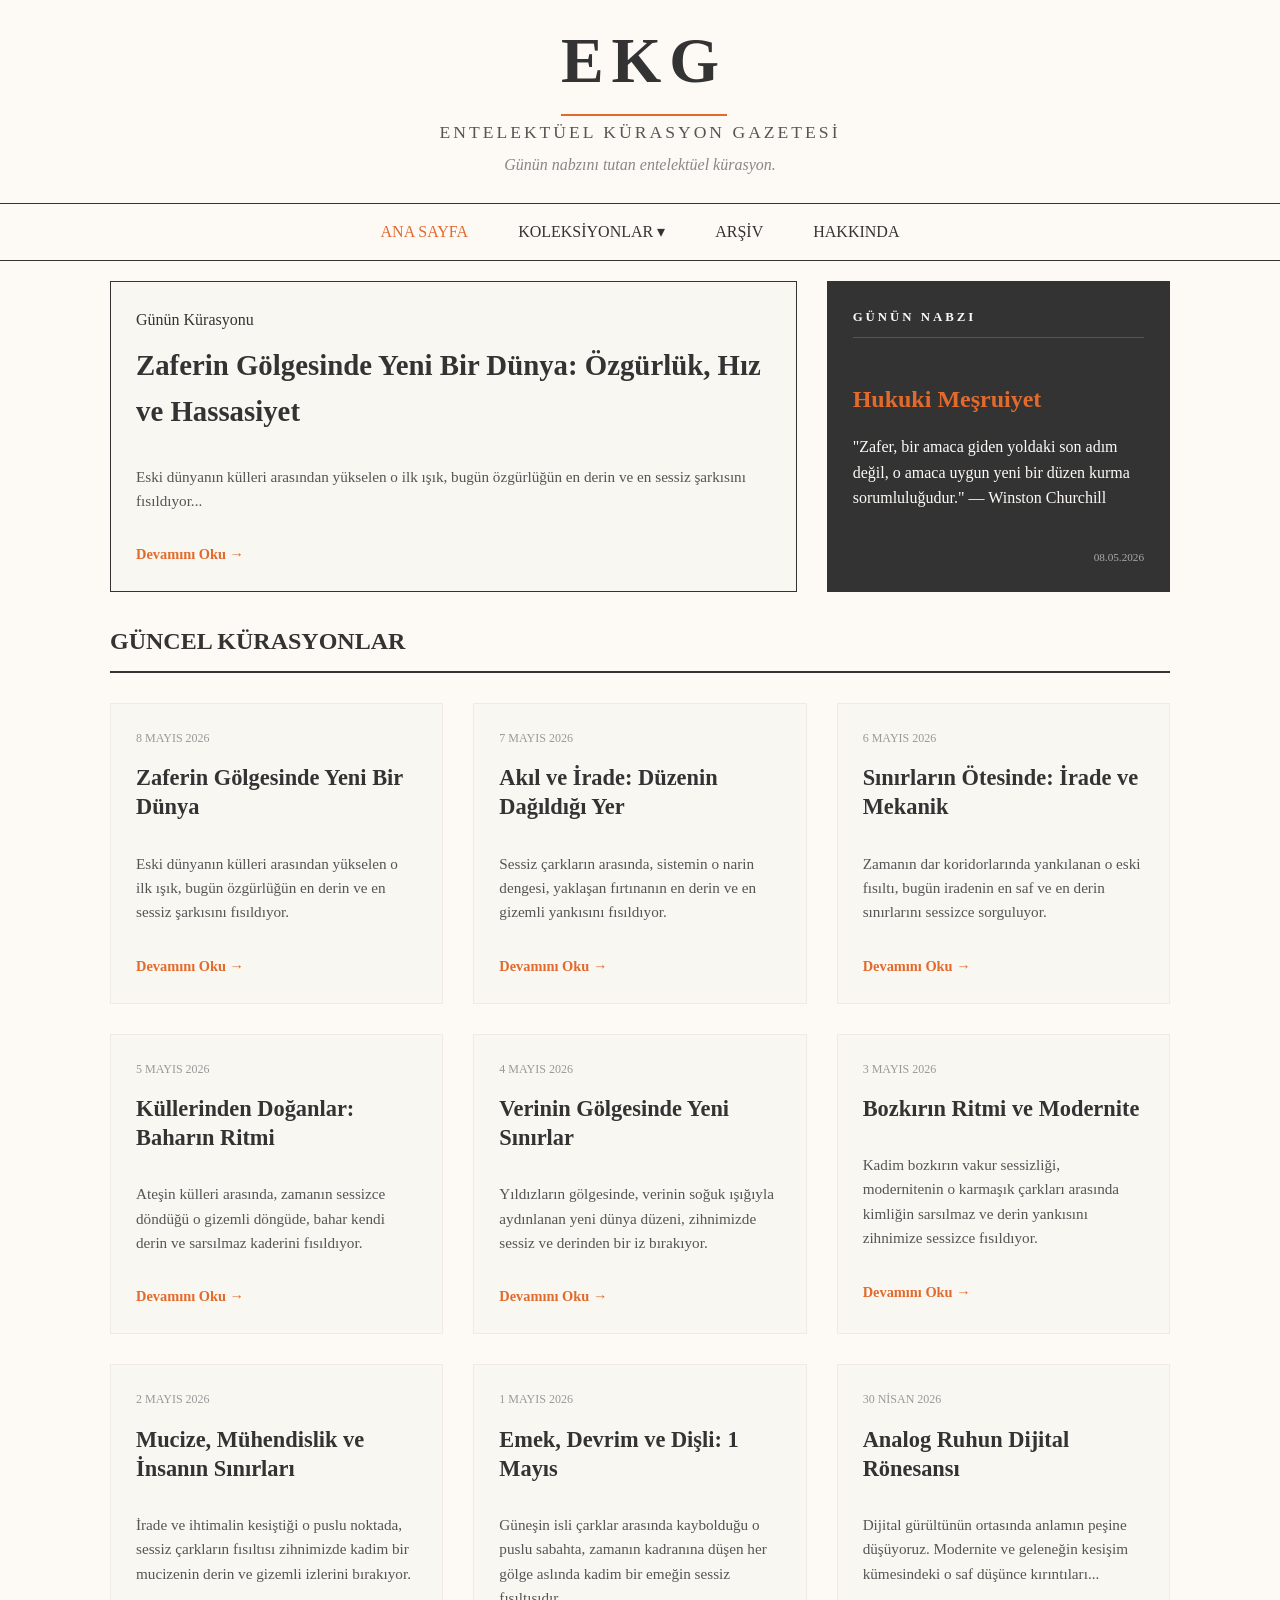
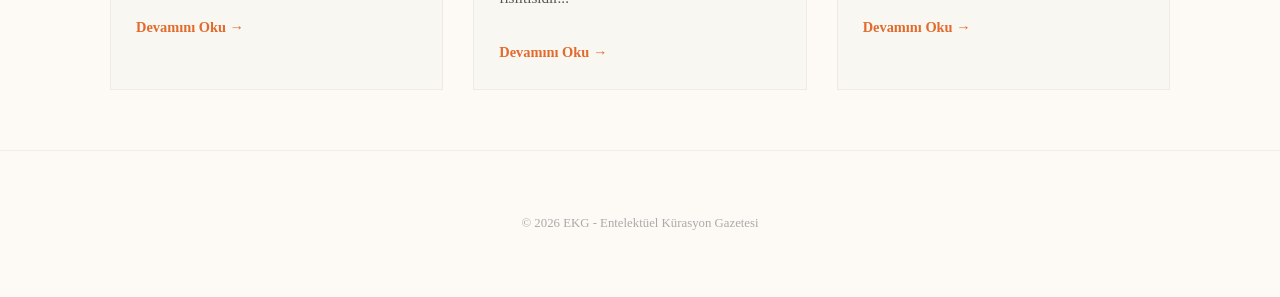
<file: index.html>
<!DOCTYPE html>
<html lang="tr">
<head>
    <meta charset="UTF-8">
    <meta name="viewport" content="width=device-width, initial-scale=1.0, maximum-scale=1.0,user-scalable=no">
    <title>EKG | Entelektüel Kürasyon Gazetesi</title>
    <link rel="stylesheet" href="style.css">
</head>
<body>

    <header>
        <h1 class="site-title">
            <a href="./" style="text-decoration: none; color: inherit;">
                EKG
            </a>
        </h1>
        <h2 class="full-name">Entelektüel Kürasyon Gazetesi</h2>
        <p class="motto">Günün nabzını tutan entelektüel kürasyon.</p>
    </header>

    <nav class="main-nav">
        <div class="mobile-menu-btn" id="mobileMenuBtn">
            <span></span>
            <span></span>
            <span></span>
            <small>MENÜ</small>
        </div>

        <ul class="nav-list" id="navList">
            <li><a href="./" class="active">ANA SAYFA</a></li>
            <li class="dropdown">
                <a href="javascript:void(0)" class="dropbtn">KOLEKSİYONLAR ▾</a>
                <ul class="dropdown-content">
                    <li><a href="#">Haftasonu Rehberleri</a></li>
                    <li><a href="#">Araştırma Dosyaları</a></li>
                    <li><a href="#">Yazı Dizileri</a></li>
                    <li><a href="#">İncelemeler</a></li>
                </ul>
            </li>
            <li><a href="#">ARŞİV</a></li>
            <li><a href="hakkinda.html">HAKKINDA</a></li>
        </ul>
    </nav>

    <main>
        <section class="headline-zone">
            <article class="main-featured">
                <span class="label">Günün Kürasyonu</span>

                <a href="yazilar/yazi-dokuz.html" class="post-title-link">
                    <h2>Zaferin Gölgesinde Yeni Bir Dünya: Özgürlük, Hız ve Hassasiyet</h2>
                </a>

                <p class="summary">
                    Eski dünyanın külleri arasından yükselen o ilk ışık, bugün özgürlüğün en derin ve en sessiz şarkısını fısıldıyor...
                </p>

                <a href="yazilar/yazi-dokuz.html" class="read-more-btn">Devamını Oku →</a>
            </article>

            <aside class="pulse-box">
                <h3>Günün Nabzı</h3>
                <div class="pulse-content">
                    <span class="concept">Hukuki Meşruiyet</span>
                    <p>​"Zafer, bir amaca giden yoldaki son adım değil, o amaca uygun yeni bir düzen kurma sorumluluğudur." — Winston Churchill</p>
                </div>
                <div class="pulse-footer">
                    <span>08.05.2026</span>
                </div>
            </aside>
        </section>

        <section class="post-list">
            <h3>Güncel Kürasyonlar</h3>
            <div class="post-list-grid">

                <article class="post-card">
                    <span class="date">8 Mayıs 2026</span>
                    
                    <a href="yazilar/yazi-dokuz.html" class="post-title-link">
                        <h4>Zaferin Gölgesinde Yeni Bir Dünya</h4>
                    </a>
                    
                    <p>
                        Eski dünyanın külleri arasından yükselen o ilk ışık, bugün özgürlüğün en derin ve en sessiz şarkısını fısıldıyor.
                    </p>
                    
                    <a href="yazilar/yazi-dokuz.html" class="read-more">Devamını Oku →</a>
                </article>
   
                <article class="post-card">
                    <span class="date">7 Mayıs 2026</span>
                    
                    <a href="yazilar/yazi-sekiz.html" class="post-title-link">
                        <h4>Akıl ve İrade: Düzenin Dağıldığı Yer</h4>
                    </a>
                    
                    <p>
                        Sessiz çarkların arasında, sistemin o narin dengesi, yaklaşan fırtınanın en derin ve en gizemli yankısını fısıldıyor.
                    </p>
                    
                    <a href="yazilar/yazi-sekiz.html" class="read-more">Devamını Oku →</a>
                </article>
              
                <article class="post-card">
                    <span class="date">6 Mayıs 2026</span>
                    
                    <a href="yazilar/yazi-yedi.html" class="post-title-link">
                        <h4>Sınırların Ötesinde: İrade ve Mekanik</h4>
                    </a>
                    
                    <p>
                        Zamanın dar koridorlarında yankılanan o eski fısıltı, bugün iradenin en saf ve en derin sınırlarını sessizce sorguluyor.
                    </p>
                    
                    <a href="yazilar/yazi-yedi.html" class="read-more">Devamını Oku →</a>
                </article>

                <article class="post-card">
                    <span class="date">5 Mayıs 2026</span>
                    
                    <a href="yazilar/yazi-alti.html" class="post-title-link">
                        <h4>Küllerinden Doğanlar: Baharın Ritmi</h4>
                    </a>
                    
                    <p>
                        Ateşin külleri arasında, zamanın sessizce döndüğü o gizemli döngüde, bahar kendi derin ve sarsılmaz kaderini fısıldıyor.
                    </p>
                    
                    <a href="yazilar/yazi-alti.html" class="read-more">Devamını Oku →</a>
                </article>
                
                <article class="post-card">
                    <span class="date">4 Mayıs 2026</span>
                    
                    <a href="yazilar/yazi-bes.html" class="post-title-link">
                        <h4>Verinin Gölgesinde Yeni Sınırlar</h4>
                    </a>
                    
                    <p>
                        Yıldızların gölgesinde, verinin soğuk ışığıyla aydınlanan yeni dünya düzeni, zihnimizde sessiz ve derinden bir iz bırakıyor.
                    </p>
                    
                    <a href="yazilar/yazi-bes.html" class="read-more">Devamını Oku →</a>
                </article>
               
                <article class="post-card">
                    <span class="date">3 Mayıs 2026</span>
                    
                    <a href="yazilar/yazi-dort.html" class="post-title-link">
                        <h4>Bozkırın Ritmi ve Modernite</h4>
                    </a>
                    
                    <p>
                        Kadim bozkırın vakur sessizliği, modernitenin o karmaşık çarkları arasında kimliğin sarsılmaz ve derin yankısını zihnimize sessizce fısıldıyor.
                    </p>
                    
                    <a href="yazilar/yazi-dort.html" class="read-more">Devamını Oku →</a>
                </article>                
                
                <article class="post-card">
                    <span class="date">2 Mayıs 2026</span>
    
                    <a href="yazilar/yazi-uc.html" class="post-title-link">
                        <h4>Mucize, Mühendislik ve İnsanın Sınırları</h4>
                    </a>
    
                    <p>
                        İrade ve ihtimalin kesiştiği o puslu noktada, sessiz çarkların fısıltısı zihnimizde kadim bir mucizenin derin ve gizemli izlerini bırakıyor.
                    </p>
    
                    <a href="yazilar/yazi-uc.html" class="read-more">Devamını Oku →</a>
                </article>
                
                <article class="post-card">
                    <span class="date">1 Mayıs 2026</span>
                    
                    <a href="yazilar/yazi-iki.html" class="post-title-link">
                        <h4>Emek, Devrim ve Dişli: 1 Mayıs</h4>
                    </a>
                    
                    <p>
                        Güneşin isli çarklar arasında kaybolduğu o puslu sabahta, zamanın kadranına düşen her gölge aslında kadim bir emeğin sessiz fısıltısıdır...
                    </p>
                    
                    <a href="yazilar/yazi-iki.html" class="read-more">Devamını Oku →</a>
                </article>                
                
                <article class="post-card">
                    <span class="date">30 Nisan 2026</span>
    
                    <a href="yazilar/analog-ruhun-dijital-ronesansi.html" class="post-title-link">
                        <h4>Analog Ruhun Dijital Rönesansı</h4>
                    </a>
    
                    <p>
                        Dijital gürültünün ortasında anlamın peşine düşüyoruz. Modernite ve geleneğin kesişim kümesindeki o saf düşünce kırıntıları...
                    </p>
    
                    <a href="yazilar/analog-ruhun-dijital-ronesansi.html" class="read-more">Devamını Oku →</a>
                </article>

            </div>
        </section>
    </main>

    <footer>
        <p>&copy; 2026 EKG - Entelektüel Kürasyon Gazetesi</p>
    </footer>

    <script src="script.js"></script>
</body>
</html>
</file>
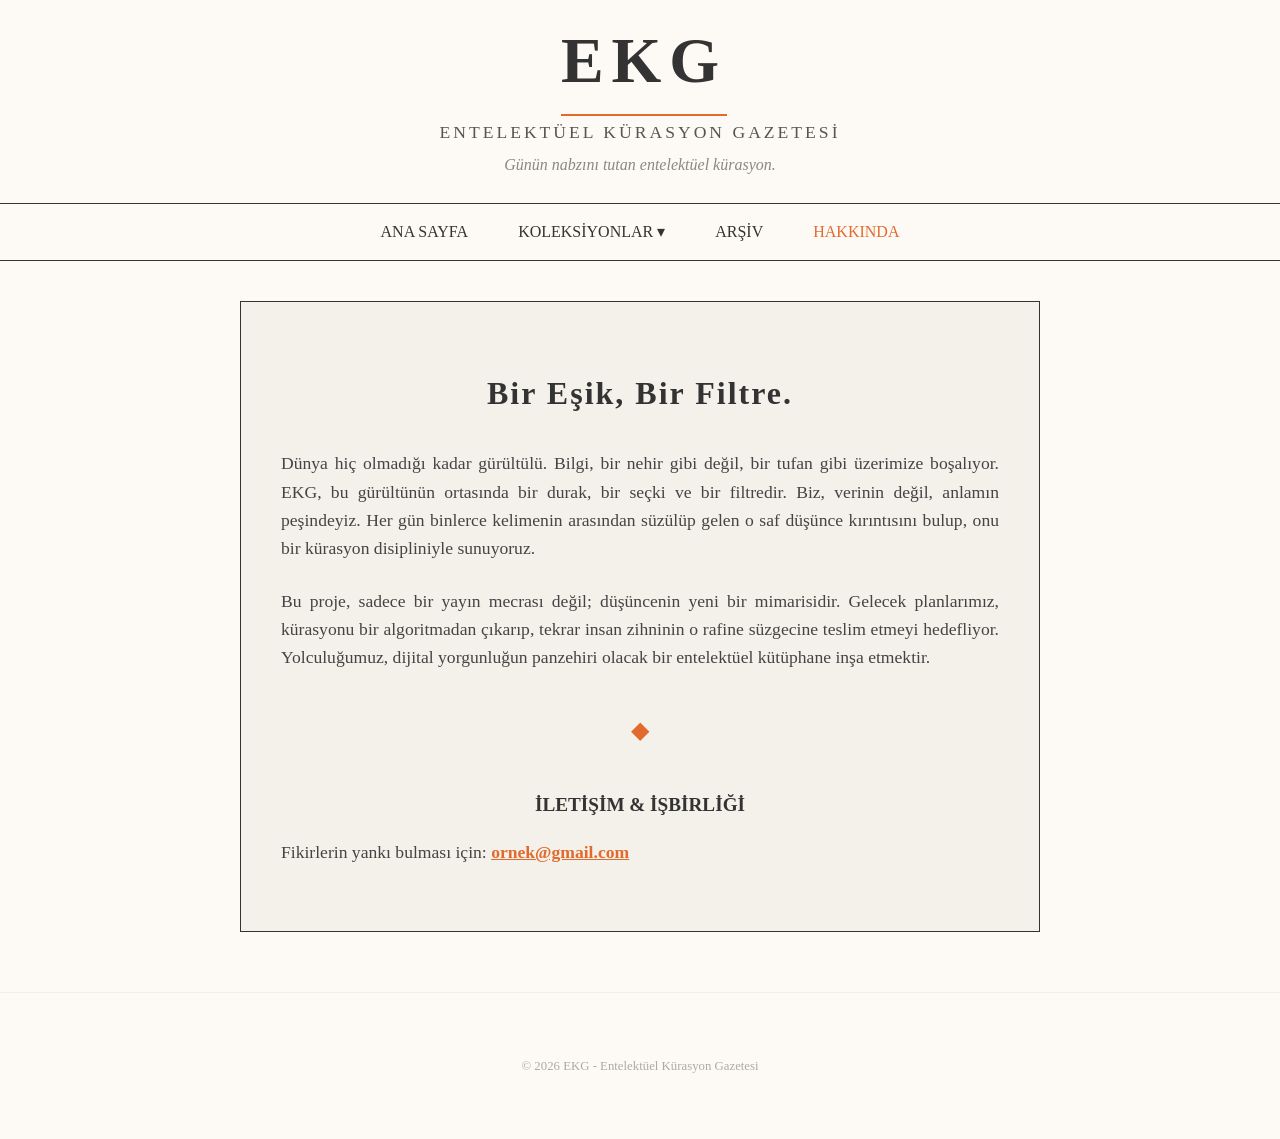
<file: hakkinda.html>
<!DOCTYPE html>
<html lang="tr">
<head>
    <meta charset="UTF-8">
    <meta name="viewport" content="width=device-width, initial-scale=1.0">
    <title>Hakkında | EKG</title>
    <link rel="stylesheet" href="style.css">
</head>
<body>

    <header>
        <h1 class="site-title">
            <a href="index.html" style="text-decoration: none; color: inherit;">EKG</a>
        </h1>
        <h2 class="full-name">Entelektüel Kürasyon Gazetesi</h2>
        <p class="motto">Günün nabzını tutan entelektüel kürasyon.</p>
    </header>

    <nav class="main-nav">
        <div class="mobile-menu-btn" id="mobileMenuBtn">
            <span></span><span></span><span></span>
            <small>MENÜ</small>
        </div>
        <ul class="nav-list" id="navList">
            <li><a href="index.html">ANA SAYFA</a></li>
            <li class="dropdown">
                <a href="javascript:void(0)" class="dropbtn">KOLEKSİYONLAR ▾</a>
                <ul class="dropdown-content">
                    <li><a href="#">Haftasonu Rehberleri</a></li>
                    <li><a href="#">Araştırma Dosyaları</a></li>
                    <li><a href="#">Yazı Dizileri</a></li>
                    <li><a href="#">İncelemeler</a></li>
                </ul>
            </li>
            <li><a href="#">ARŞİV</a></li>
            <li><a href="hakkinda.html" class="active">HAKKINDA</a></li>
        </ul>
    </nav>

    <main>
        <article class="about-section">
            <section class="about-text">
                <h2>Bir Eşik, Bir Filtre.</h2>
                <p>
                    Dünya hiç olmadığı kadar gürültülü. Bilgi, bir nehir gibi değil, bir tufan gibi üzerimize boşalıyor. 
                    EKG, bu gürültünün ortasında bir durak, bir seçki ve bir filtredir. Biz, verinin değil, anlamın peşindeyiz. 
                    Her gün binlerce kelimenin arasından süzülüp gelen o saf düşünce kırıntısını bulup, onu bir kürasyon disipliniyle sunuyoruz.
                </p>
                <p>
                    Bu proje, sadece bir yayın mecrası değil; düşüncenin yeni bir mimarisidir. 
                    Gelecek planlarımız, kürasyonu bir algoritmadan çıkarıp, tekrar insan zihninin o rafine süzgecine teslim etmeyi hedefliyor. 
                    Yolculuğumuz, dijital yorgunluğun panzehiri olacak bir entelektüel kütüphane inşa etmektir.
                </p>
                
                <div class="separator">◆</div>

                <div class="contact-info">
                    <h3>İletişim & İşbirliği</h3>
                    <p>Fikirlerin yankı bulması için: <a href="mailto:ornek@gmail.com" class="email-link">ornek@gmail.com</a></p>
                </div>
            </section>
        </article>
    </main>

    <footer>
        <p>&copy; 2026 EKG - Entelektüel Kürasyon Gazetesi</p>
    </footer>

    <script src="script.js"></script>
</body>
</html>
</file>
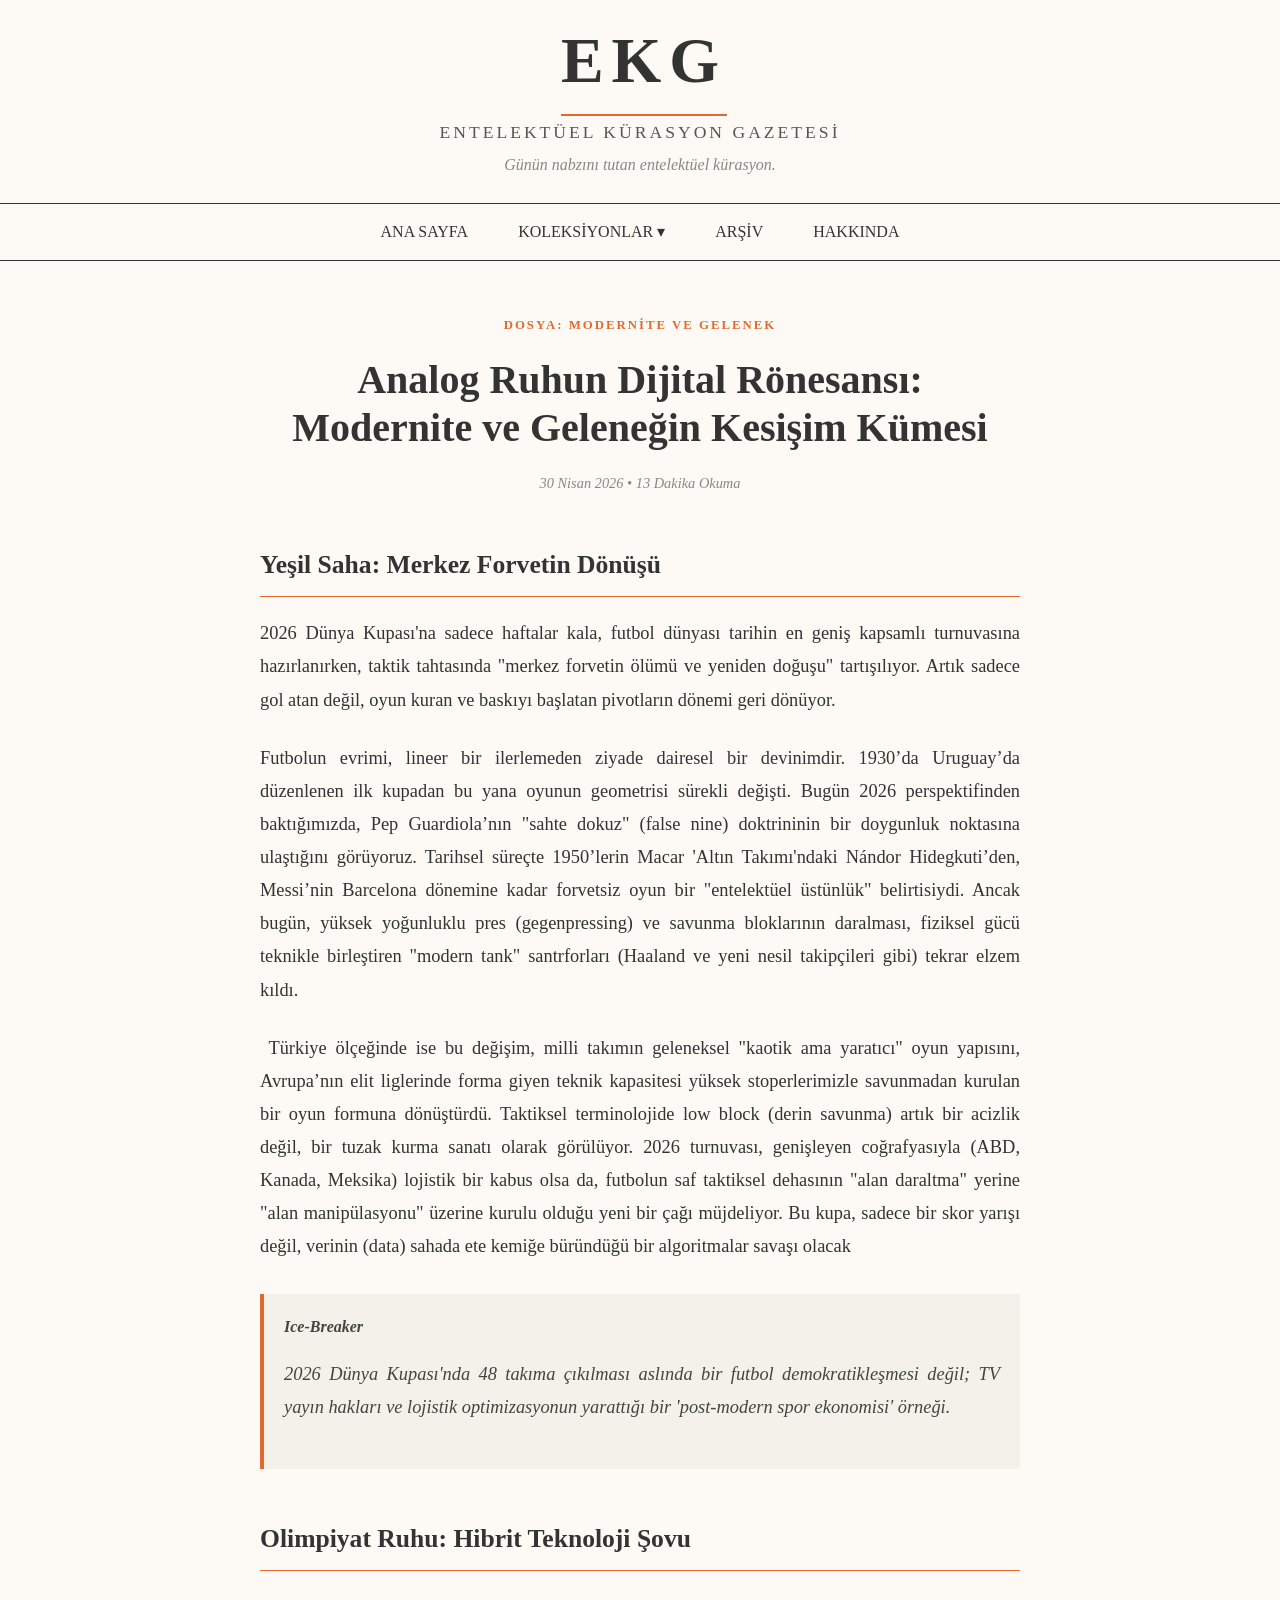
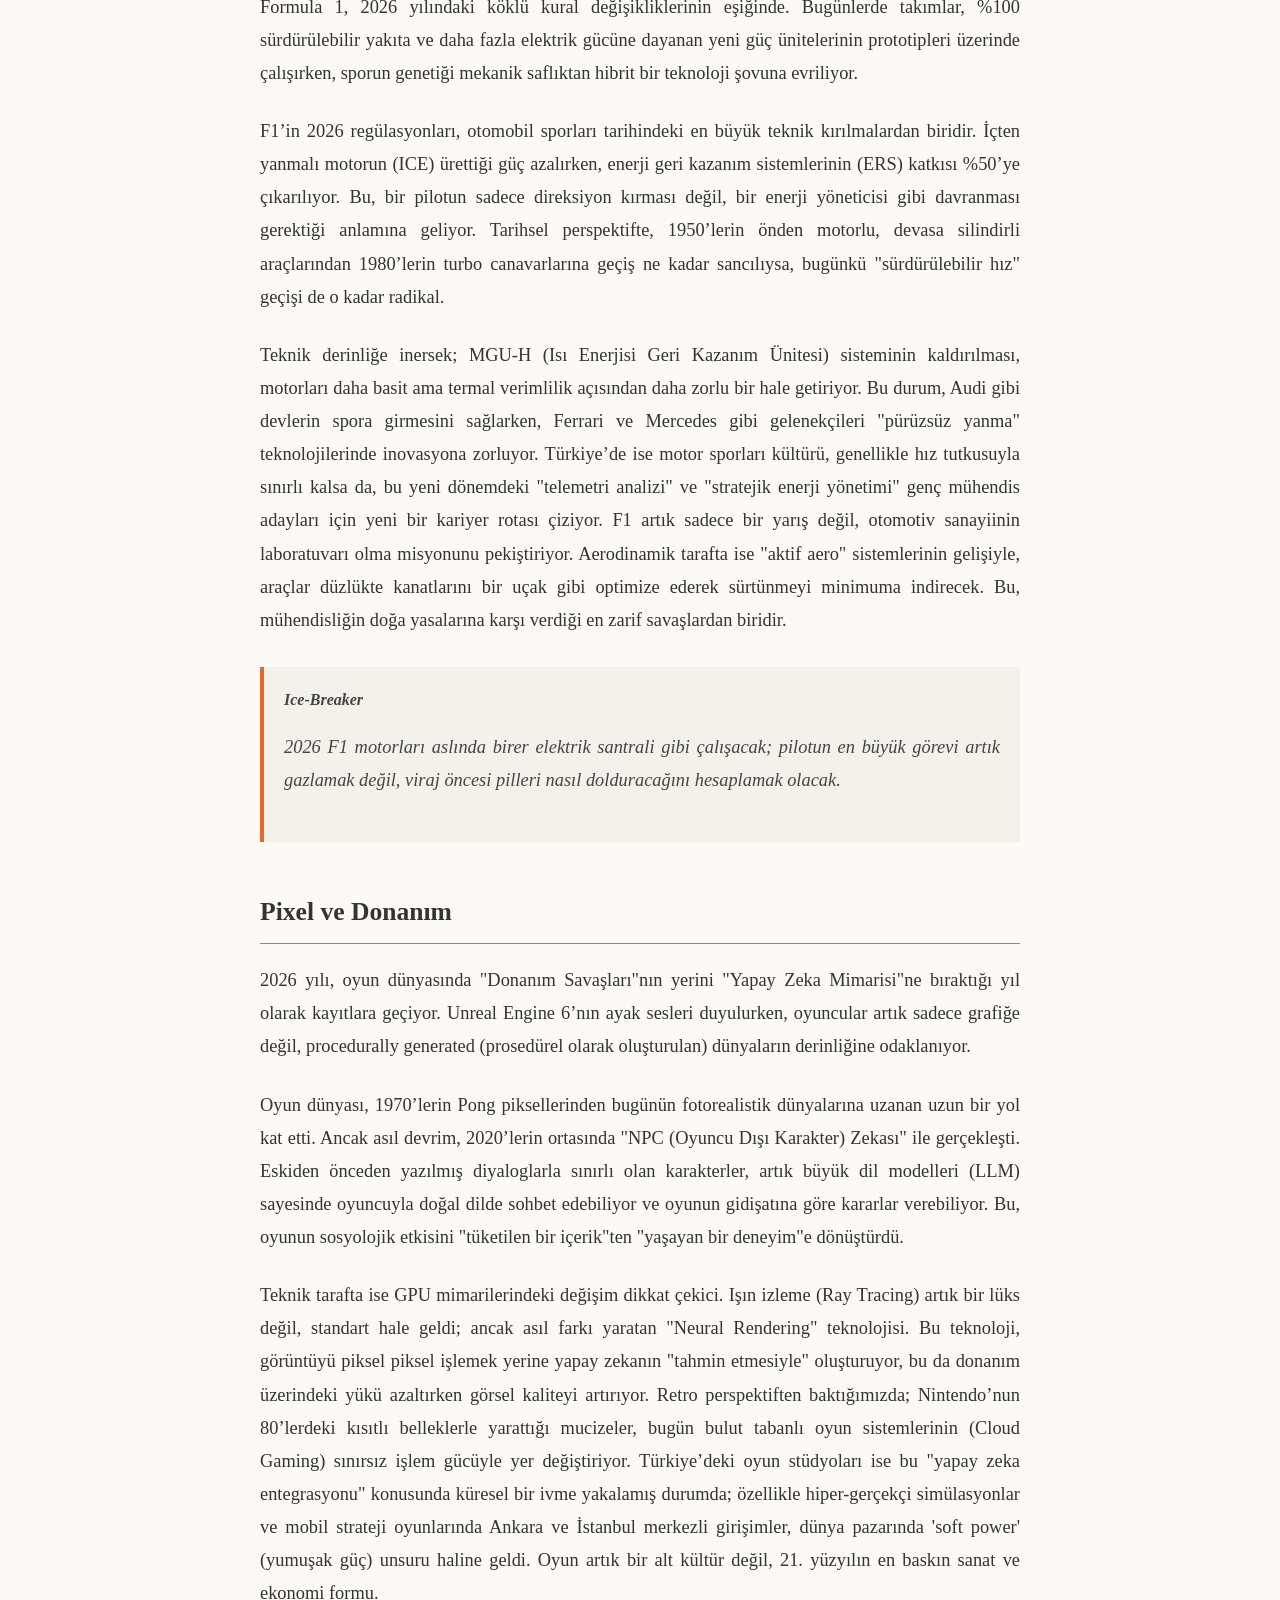
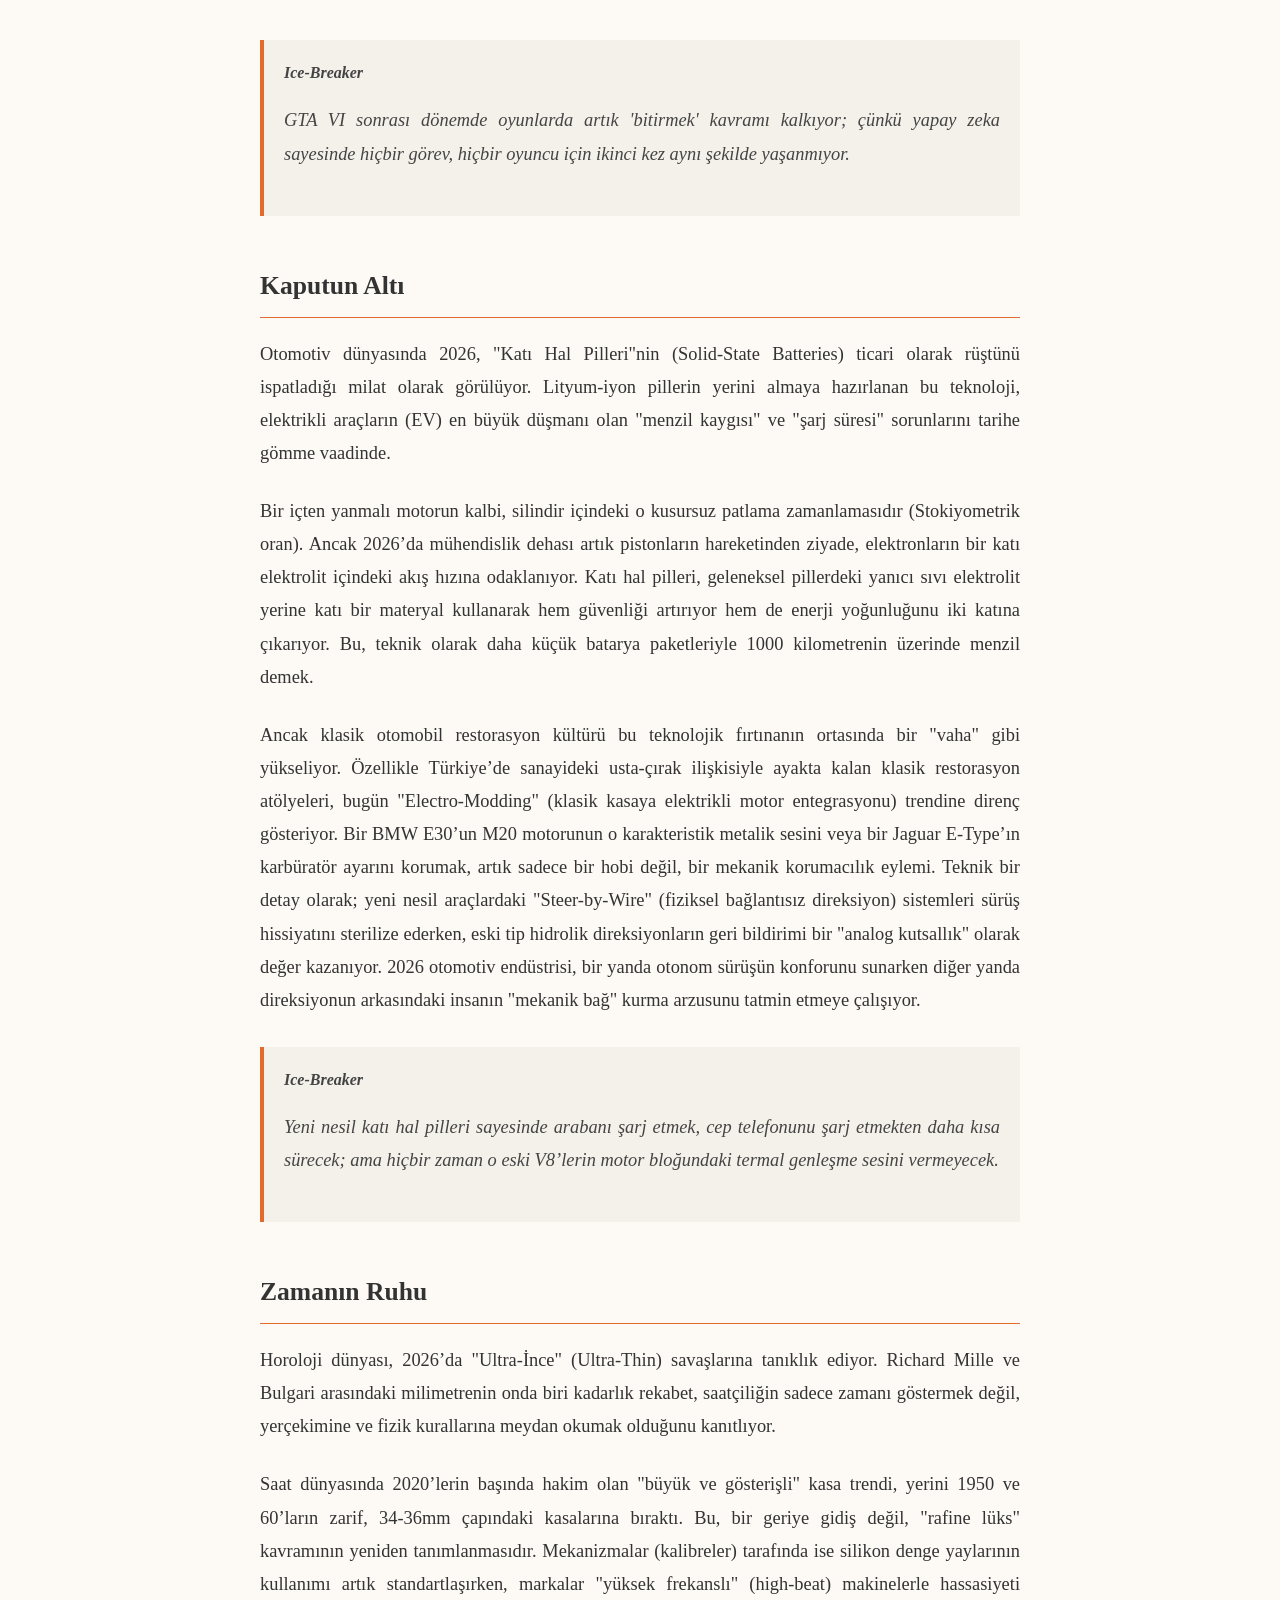
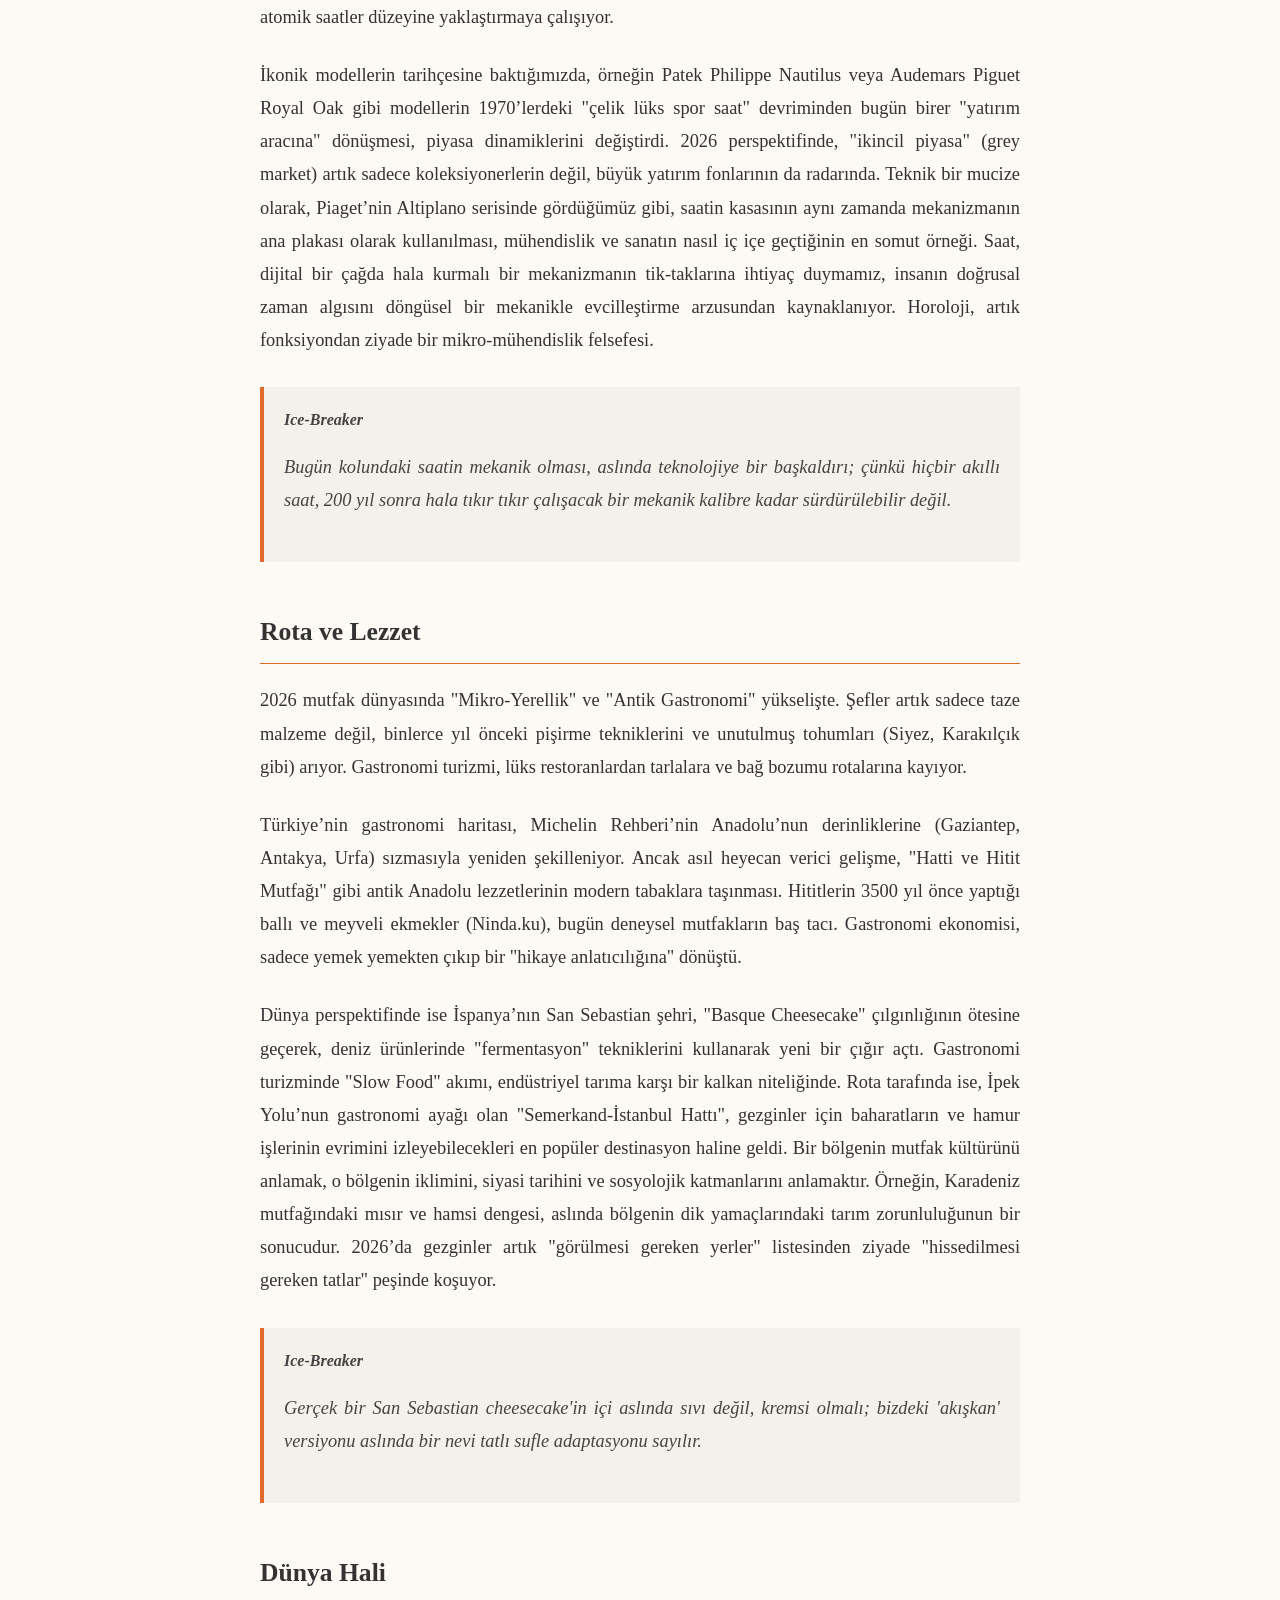
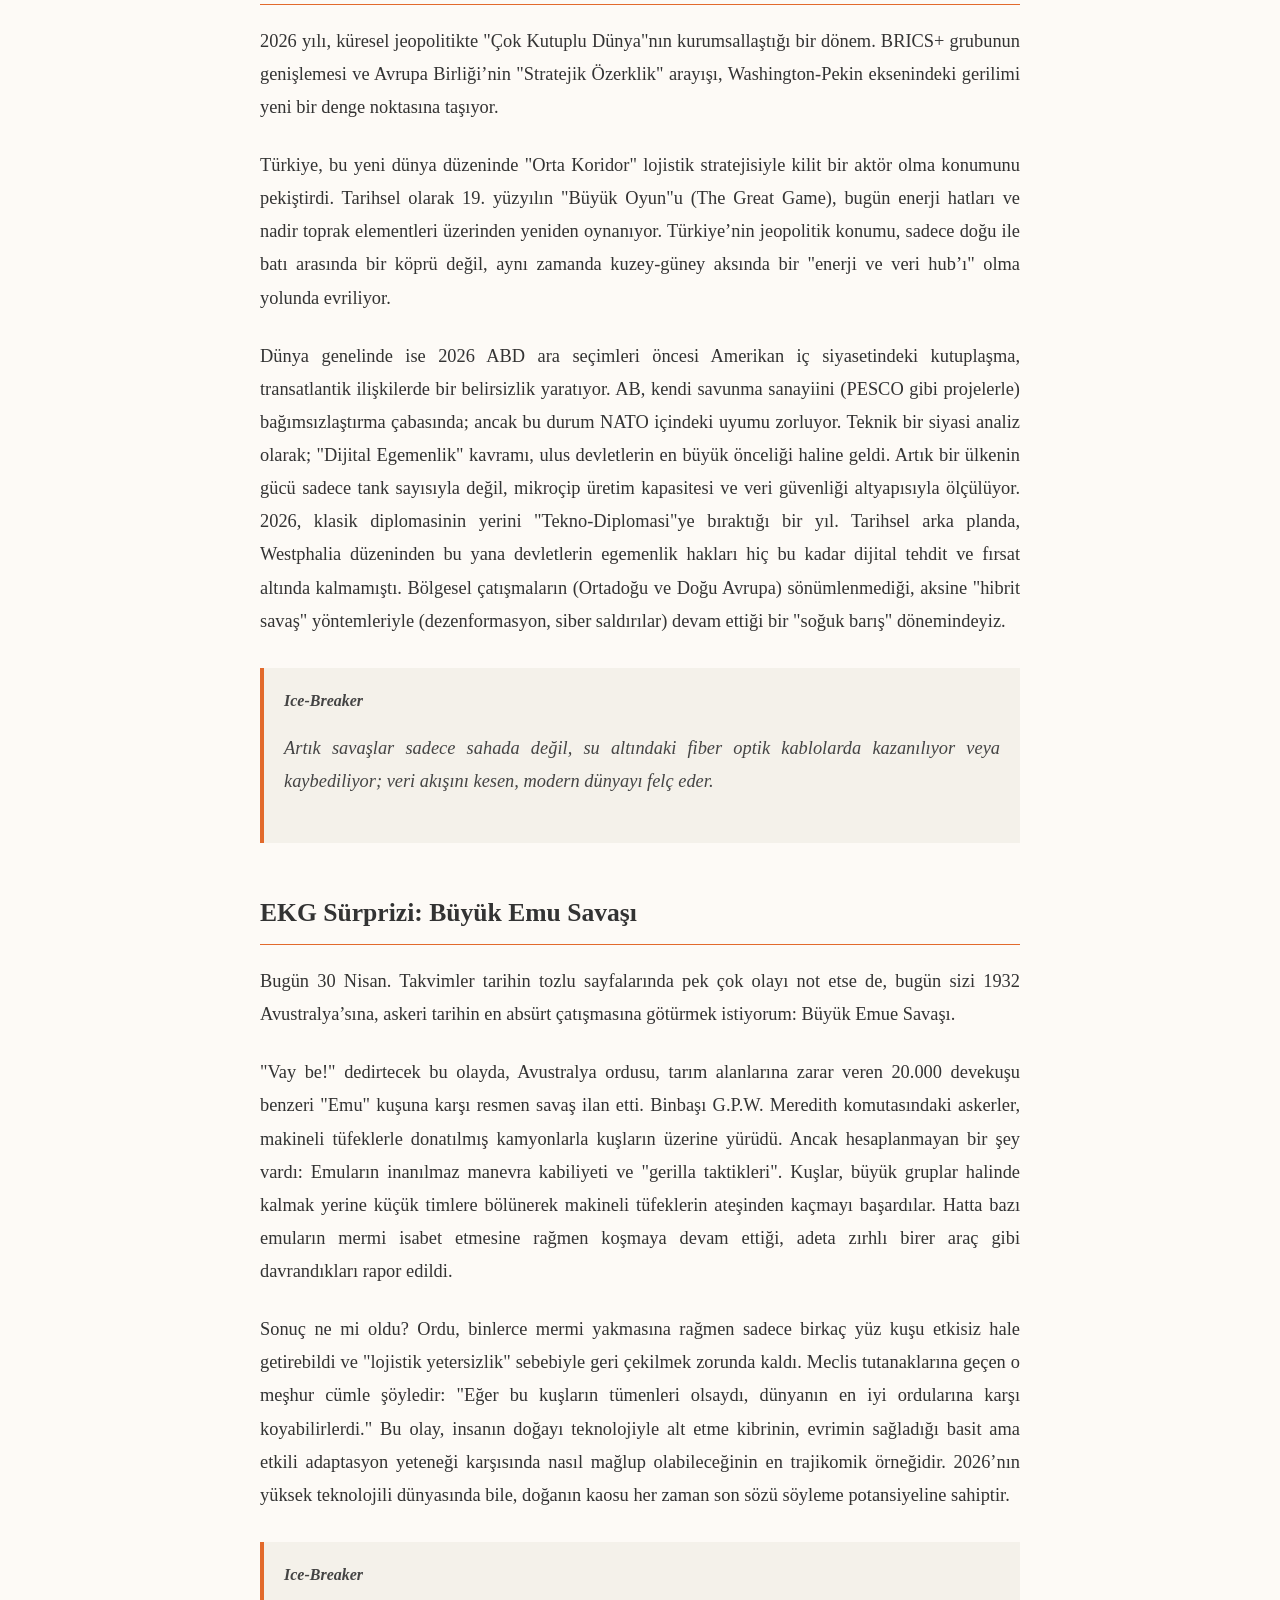
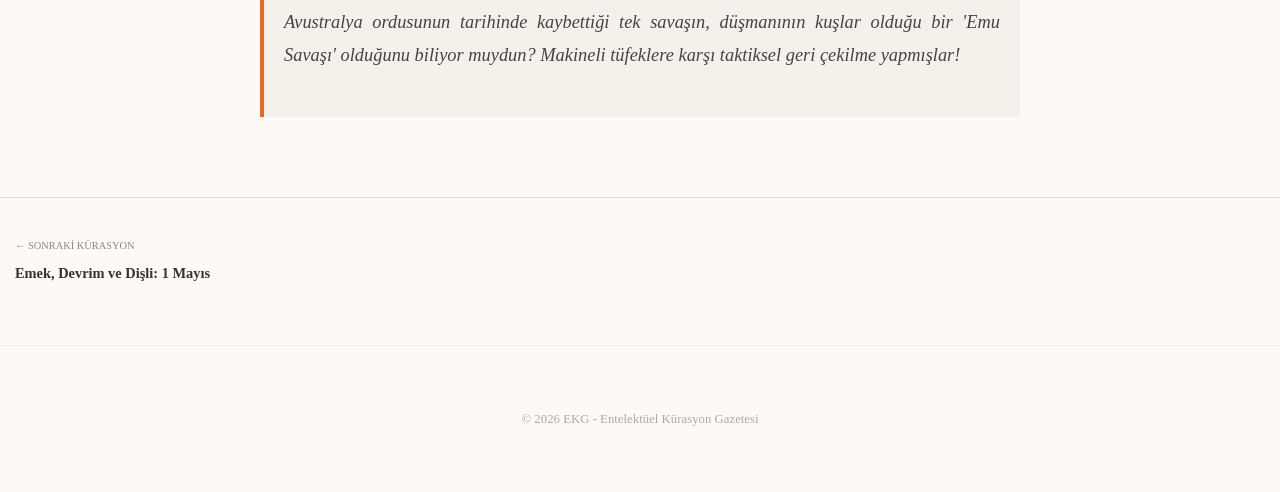
<file: yazilar/analog-ruhun-dijital-ronesansi.html>
<!DOCTYPE html>
<html lang="tr">
<head>
    <meta charset="UTF-8">
    <meta name="viewport" content="width=device-width, initial-scale=1.0">
    <title>Analog Ruhun Dijital Rönesansı | EKG</title>
    <link rel="stylesheet" href="../style.css"> </head>
<body>

    <header>
        <h1 class="site-title"><a href="../index.html">EKG</a></h1>
        <h2 class="full-name">Entelektüel Kürasyon Gazetesi</h2>
        <p class="motto">Günün nabzını tutan entelektüel kürasyon.</p>
    </header>

    <nav class="main-nav">
        <div class="mobile-menu-btn" id="mobileMenuBtn">
            <span></span><span></span><span></span>
            <small>MENÜ</small>
        </div>
        <ul class="nav-list" id="navList">
            <li><a href="../index.html">ANA SAYFA</a></li>
            <li class="dropdown">
                <a href="javascript:void(0)" class="dropbtn">KOLEKSİYONLAR ▾</a>
                <ul class="dropdown-content">
                    <li><a href="#">Haftasonu Rehberleri</a></li>
                    <li><a href="#">Araştırma Dosyaları</a></li>
                    <li><a href="#">Yazı Dizileri</a></li>
                    <li><a href="#">İncelemeler</a></li>
                </ul>
            </li>
            <li><a href="#">ARŞİV</a></li>
            <li><a href="../hakkinda.html">HAKKINDA</a></li>
        </ul>
    </nav>

    <main class="article-container">
        <header class="article-header">
            <span class="category-tag">Dosya: Modernite ve Gelenek</span>
            <h1>Analog Ruhun Dijital Rönesansı: Modernite ve Geleneğin Kesişim Kümesi</h1>
            <div class="article-meta">
                <span class="date">30 Nisan 2026</span> • <span class="read-time">13 Dakika Okuma</span>
            </div>
        </header>

        

        <div class="article-body">
            
            <section>
                <h3>Yeşil Saha: Merkez Forvetin Dönüşü</h3>
                <p>2026 Dünya Kupası'na sadece haftalar kala, futbol dünyası tarihin en geniş kapsamlı turnuvasına hazırlanırken, taktik tahtasında "merkez forvetin ölümü ve yeniden doğuşu" tartışılıyor. Artık sadece gol atan değil, oyun kuran ve baskıyı başlatan pivotların dönemi geri dönüyor.</p>
                <p>Futbolun evrimi, lineer bir ilerlemeden ziyade dairesel bir devinimdir. 1930’da Uruguay’da düzenlenen ilk kupadan bu yana oyunun geometrisi sürekli değişti. Bugün 2026 perspektifinden baktığımızda, Pep Guardiola’nın "sahte dokuz" (false nine) doktrininin bir doygunluk noktasına ulaştığını görüyoruz. Tarihsel süreçte 1950’lerin Macar 'Altın Takımı'ndaki Nándor Hidegkuti’den, Messi’nin Barcelona dönemine kadar forvetsiz oyun bir "entelektüel üstünlük" belirtisiydi. Ancak bugün, yüksek yoğunluklu pres (gegenpressing) ve savunma bloklarının daralması, fiziksel gücü teknikle birleştiren "modern tank" santrforları (Haaland ve yeni nesil takipçileri gibi) tekrar elzem kıldı.</p>
                <p>
                    ​ Türkiye ölçeğinde ise bu değişim, milli takımın geleneksel "kaotik ama yaratıcı" oyun yapısını, Avrupa’nın elit liglerinde forma giyen teknik kapasitesi yüksek stoperlerimizle savunmadan kurulan bir oyun formuna dönüştürdü. Taktiksel terminolojide low block (derin savunma) artık bir acizlik değil, bir tuzak kurma sanatı olarak görülüyor. 2026 turnuvası, genişleyen coğrafyasıyla (ABD, Kanada, Meksika) lojistik bir kabus olsa da, futbolun saf taktiksel dehasının "alan daraltma" yerine "alan manipülasyonu" üzerine kurulu olduğu yeni bir çağı müjdeliyor. Bu kupa, sadece bir skor yarışı değil, verinin (data) sahada ete kemiğe büründüğü bir algoritmalar savaşı olacak
                </p>
                
                <div class="ice-breaker-box">
                    <strong>Ice-Breaker</strong>
                    <p>2026 Dünya Kupası'nda 48 takıma çıkılması aslında bir futbol demokratikleşmesi değil; TV yayın hakları ve lojistik optimizasyonun yarattığı bir 'post-modern spor ekonomisi' örneği.</p>
                </div>
            </section>

            <section>
                <h3>Olimpiyat Ruhu: Hibrit Teknoloji Şovu</h3>
                <p>Formula 1, 2026 yılındaki köklü kural değişikliklerinin eşiğinde. Bugünlerde takımlar, %100 sürdürülebilir yakıta ve daha fazla elektrik gücüne dayanan yeni güç ünitelerinin prototipleri üzerinde çalışırken, sporun genetiği mekanik saflıktan hibrit bir teknoloji şovuna evriliyor.</p>
                <p>F1’in 2026 regülasyonları, otomobil sporları tarihindeki en büyük teknik kırılmalardan biridir. İçten yanmalı motorun (ICE) ürettiği güç azalırken, enerji geri kazanım sistemlerinin (ERS) katkısı %50’ye çıkarılıyor. Bu, bir pilotun sadece direksiyon kırması değil, bir enerji yöneticisi gibi davranması gerektiği anlamına geliyor. Tarihsel perspektifte, 1950’lerin önden motorlu, devasa silindirli araçlarından 1980’lerin turbo canavarlarına geçiş ne kadar sancılıysa, bugünkü "sürdürülebilir hız" geçişi de o kadar radikal.</p>
                <p>​Teknik derinliğe inersek; MGU-H (Isı Enerjisi Geri Kazanım Ünitesi) sisteminin kaldırılması, motorları daha basit ama termal verimlilik açısından daha zorlu bir hale getiriyor. Bu durum, Audi gibi devlerin spora girmesini sağlarken, Ferrari ve Mercedes gibi gelenekçileri "pürüzsüz yanma" teknolojilerinde inovasyona zorluyor. Türkiye’de ise motor sporları kültürü, genellikle hız tutkusuyla sınırlı kalsa da, bu yeni dönemdeki "telemetri analizi" ve "stratejik enerji yönetimi" genç mühendis adayları için yeni bir kariyer rotası çiziyor. F1 artık sadece bir yarış değil, otomotiv sanayiinin laboratuvarı olma misyonunu pekiştiriyor. Aerodinamik tarafta ise "aktif aero" sistemlerinin gelişiyle, araçlar düzlükte kanatlarını bir uçak gibi optimize ederek sürtünmeyi minimuma indirecek. Bu, mühendisliğin doğa yasalarına karşı verdiği en zarif savaşlardan biridir.
                    </p>
                <div class="ice-breaker-box">
                    <strong>Ice-Breaker</strong>
                    <p>2026 F1 motorları aslında birer elektrik santrali gibi çalışacak; pilotun en büyük görevi artık gazlamak değil, viraj öncesi pilleri nasıl dolduracağını hesaplamak olacak.</p>
                </div>
            </section>
            
            <section>
                <h3>Pixel ve Donanım</h3>
                <p>2026 yılı, oyun dünyasında "Donanım Savaşları"nın yerini "Yapay Zeka Mimarisi"ne bıraktığı yıl olarak kayıtlara geçiyor. Unreal Engine 6’nın ayak sesleri duyulurken, oyuncular artık sadece grafiğe değil, procedurally generated (prosedürel olarak oluşturulan) dünyaların derinliğine odaklanıyor.</p>
                <p>Oyun dünyası, 1970’lerin Pong piksellerinden bugünün fotorealistik dünyalarına uzanan uzun bir yol kat etti. Ancak asıl devrim, 2020’lerin ortasında "NPC (Oyuncu Dışı Karakter) Zekası" ile gerçekleşti. Eskiden önceden yazılmış diyaloglarla sınırlı olan karakterler, artık büyük dil modelleri (LLM) sayesinde oyuncuyla doğal dilde sohbet edebiliyor ve oyunun gidişatına göre kararlar verebiliyor. Bu, oyunun sosyolojik etkisini "tüketilen bir içerik"ten "yaşayan bir deneyim"e dönüştürdü.</p>
                <p>​Teknik tarafta ise GPU mimarilerindeki değişim dikkat çekici. Işın izleme (Ray Tracing) artık bir lüks değil, standart hale geldi; ancak asıl farkı yaratan "Neural Rendering" teknolojisi. Bu teknoloji, görüntüyü piksel piksel işlemek yerine yapay zekanın "tahmin etmesiyle" oluşturuyor, bu da donanım üzerindeki yükü azaltırken görsel kaliteyi artırıyor. Retro perspektiften baktığımızda; Nintendo’nun 80’lerdeki kısıtlı belleklerle yarattığı mucizeler, bugün bulut tabanlı oyun sistemlerinin (Cloud Gaming) sınırsız işlem gücüyle yer değiştiriyor. Türkiye’deki oyun stüdyoları ise bu "yapay zeka entegrasyonu" konusunda küresel bir ivme yakalamış durumda; özellikle hiper-gerçekçi simülasyonlar ve mobil strateji oyunlarında Ankara ve İstanbul merkezli girişimler, dünya pazarında 'soft power' (yumuşak güç) unsuru haline geldi. Oyun artık bir alt kültür değil, 21. yüzyılın en baskın sanat ve ekonomi formu.</p>
    
                <div class="ice-breaker-box">
                    <strong>Ice-Breaker</strong>
                    <p>GTA VI sonrası dönemde oyunlarda artık 'bitirmek' kavramı kalkıyor; çünkü yapay zeka sayesinde hiçbir görev, hiçbir oyuncu için ikinci kez aynı şekilde yaşanmıyor.</p>
                </div>
            </section>
            <section>
                <h3>Kaputun Altı</h3>
                <p>Otomotiv dünyasında 2026, "Katı Hal Pilleri"nin (Solid-State Batteries) ticari olarak rüştünü ispatladığı milat olarak görülüyor. Lityum-iyon pillerin yerini almaya hazırlanan bu teknoloji, elektrikli araçların (EV) en büyük düşmanı olan "menzil kaygısı" ve "şarj süresi" sorunlarını tarihe gömme vaadinde.</p>
                <p>Bir içten yanmalı motorun kalbi, silindir içindeki o kusursuz patlama zamanlamasıdır (Stokiyometrik oran). Ancak 2026’da mühendislik dehası artık pistonların hareketinden ziyade, elektronların bir katı elektrolit içindeki akış hızına odaklanıyor. Katı hal pilleri, geleneksel pillerdeki yanıcı sıvı elektrolit yerine katı bir materyal kullanarak hem güvenliği artırıyor hem de enerji yoğunluğunu iki katına çıkarıyor. Bu, teknik olarak daha küçük batarya paketleriyle 1000 kilometrenin üzerinde menzil demek.</p>
                <p>​​Ancak klasik otomobil restorasyon kültürü bu teknolojik fırtınanın ortasında bir "vaha" gibi yükseliyor. Özellikle Türkiye’de sanayideki usta-çırak ilişkisiyle ayakta kalan klasik restorasyon atölyeleri, bugün "Electro-Modding" (klasik kasaya elektrikli motor entegrasyonu) trendine direnç gösteriyor. Bir BMW E30’un M20 motorunun o karakteristik metalik sesini veya bir Jaguar E-Type’ın karbüratör ayarını korumak, artık sadece bir hobi değil, bir mekanik korumacılık eylemi. Teknik bir detay olarak; yeni nesil araçlardaki "Steer-by-Wire" (fiziksel bağlantısız direksiyon) sistemleri sürüş hissiyatını sterilize ederken, eski tip hidrolik direksiyonların geri bildirimi bir "analog kutsallık" olarak değer kazanıyor. 2026 otomotiv endüstrisi, bir yanda otonom sürüşün konforunu sunarken diğer yanda direksiyonun arkasındaki insanın "mekanik bağ" kurma arzusunu tatmin etmeye çalışıyor.</p>
    
                <div class="ice-breaker-box">
                    <strong>Ice-Breaker</strong>
                    <p>Yeni nesil katı hal pilleri sayesinde arabanı şarj etmek, cep telefonunu şarj etmekten daha kısa sürecek; ama hiçbir zaman o eski V8’lerin motor bloğundaki termal genleşme sesini vermeyecek.</p>
                </div>
            </section>
            
            <section>
                <h3>Zamanın Ruhu</h3>
                <p>​Horoloji dünyası, 2026’da "Ultra-İnce" (Ultra-Thin) savaşlarına tanıklık ediyor. Richard Mille ve Bulgari arasındaki milimetrenin onda biri kadarlık rekabet, saatçiliğin sadece zamanı göstermek değil, yerçekimine ve fizik kurallarına meydan okumak olduğunu kanıtlıyor.
                </p>
                <p>Saat dünyasında 2020’lerin başında hakim olan "büyük ve gösterişli" kasa trendi, yerini 1950 ve 60’ların zarif, 34-36mm çapındaki kasalarına bıraktı. Bu, bir geriye gidiş değil, "rafine lüks" kavramının yeniden tanımlanmasıdır. Mekanizmalar (kalibreler) tarafında ise silikon denge yaylarının kullanımı artık standartlaşırken, markalar "yüksek frekanslı" (high-beat) makinelerle hassasiyeti atomik saatler düzeyine yaklaştırmaya çalışıyor.</p>
                <p>​​​İkonik modellerin tarihçesine baktığımızda, örneğin Patek Philippe Nautilus veya Audemars Piguet Royal Oak gibi modellerin 1970’lerdeki "çelik lüks spor saat" devriminden bugün birer "yatırım aracına" dönüşmesi, piyasa dinamiklerini değiştirdi. 2026 perspektifinde, "ikincil piyasa" (grey market) artık sadece koleksiyonerlerin değil, büyük yatırım fonlarının da radarında. Teknik bir mucize olarak, Piaget’nin Altiplano serisinde gördüğümüz gibi, saatin kasasının aynı zamanda mekanizmanın ana plakası olarak kullanılması, mühendislik ve sanatın nasıl iç içe geçtiğinin en somut örneği. Saat, dijital bir çağda hala kurmalı bir mekanizmanın tik-taklarına ihtiyaç duymamız, insanın doğrusal zaman algısını döngüsel bir mekanikle evcilleştirme arzusundan kaynaklanıyor. Horoloji, artık fonksiyondan ziyade bir mikro-mühendislik felsefesi.</p>
    
                <div class="ice-breaker-box">
                    <strong>Ice-Breaker</strong>
                    <p>Bugün kolundaki saatin mekanik olması, aslında teknolojiye bir başkaldırı; çünkü hiçbir akıllı saat, 200 yıl sonra hala tıkır tıkır çalışacak bir mekanik kalibre kadar sürdürülebilir değil.</p>
                </div>
            </section>
            
            <section>
                <h3>Rota ve Lezzet</h3>
                <p>2026 mutfak dünyasında "Mikro-Yerellik" ve "Antik Gastronomi" yükselişte. Şefler artık sadece taze malzeme değil, binlerce yıl önceki pişirme tekniklerini ve unutulmuş tohumları (Siyez, Karakılçık gibi) arıyor. Gastronomi turizmi, lüks restoranlardan tarlalara ve bağ bozumu rotalarına kayıyor.</p>
                <p>Türkiye’nin gastronomi haritası, Michelin Rehberi’nin Anadolu’nun derinliklerine (Gaziantep, Antakya, Urfa) sızmasıyla yeniden şekilleniyor. Ancak asıl heyecan verici gelişme, "Hatti ve Hitit Mutfağı" gibi antik Anadolu lezzetlerinin modern tabaklara taşınması. Hititlerin 3500 yıl önce yaptığı ballı ve meyveli ekmekler (Ninda.ku), bugün deneysel mutfakların baş tacı. Gastronomi ekonomisi, sadece yemek yemekten çıkıp bir "hikaye anlatıcılığına" dönüştü.</p>
                <p>​​​Dünya perspektifinde ise İspanya’nın San Sebastian şehri, "Basque Cheesecake" çılgınlığının ötesine geçerek, deniz ürünlerinde "fermentasyon" tekniklerini kullanarak yeni bir çığır açtı. Gastronomi turizminde "Slow Food" akımı, endüstriyel tarıma karşı bir kalkan niteliğinde. Rota tarafında ise, İpek Yolu’nun gastronomi ayağı olan "Semerkand-İstanbul Hattı", gezginler için baharatların ve hamur işlerinin evrimini izleyebilecekleri en popüler destinasyon haline geldi. Bir bölgenin mutfak kültürünü anlamak, o bölgenin iklimini, siyasi tarihini ve sosyolojik katmanlarını anlamaktır. Örneğin, Karadeniz mutfağındaki mısır ve hamsi dengesi, aslında bölgenin dik yamaçlarındaki tarım zorunluluğunun bir sonucudur. 2026’da gezginler artık "görülmesi gereken yerler" listesinden ziyade "hissedilmesi gereken tatlar" peşinde koşuyor.</p>
    
                <div class="ice-breaker-box">
                    <strong>Ice-Breaker</strong>
                    <p>Gerçek bir San Sebastian cheesecake'in içi aslında sıvı değil, kremsi olmalı; bizdeki 'akışkan' versiyonu aslında bir nevi tatlı sufle adaptasyonu sayılır.</p>
                </div>
            </section>
            
            <section>
                <h3>Dünya Hali</h3>
                <p>2026 yılı, küresel jeopolitikte "Çok Kutuplu Dünya"nın kurumsallaştığı bir dönem. BRICS+ grubunun genişlemesi ve Avrupa Birliği’nin "Stratejik Özerklik" arayışı, Washington-Pekin eksenindeki gerilimi yeni bir denge noktasına taşıyor.</p>
                <p>Türkiye, bu yeni dünya düzeninde "Orta Koridor" lojistik stratejisiyle kilit bir aktör olma konumunu pekiştirdi. Tarihsel olarak 19. yüzyılın "Büyük Oyun"u (The Great Game), bugün enerji hatları ve nadir toprak elementleri üzerinden yeniden oynanıyor. Türkiye’nin jeopolitik konumu, sadece doğu ile batı arasında bir köprü değil, aynı zamanda kuzey-güney aksında bir "enerji ve veri hub’ı" olma yolunda evriliyor.</p>
                <p>​​​Dünya genelinde ise 2026 ABD ara seçimleri öncesi Amerikan iç siyasetindeki kutuplaşma, transatlantik ilişkilerde bir belirsizlik yaratıyor. AB, kendi savunma sanayiini (PESCO gibi projelerle) bağımsızlaştırma çabasında; ancak bu durum NATO içindeki uyumu zorluyor. Teknik bir siyasi analiz olarak; "Dijital Egemenlik" kavramı, ulus devletlerin en büyük önceliği haline geldi. Artık bir ülkenin gücü sadece tank sayısıyla değil, mikroçip üretim kapasitesi ve veri güvenliği altyapısıyla ölçülüyor. 2026, klasik diplomasinin yerini "Tekno-Diplomasi"ye bıraktığı bir yıl. Tarihsel arka planda, Westphalia düzeninden bu yana devletlerin egemenlik hakları hiç bu kadar dijital tehdit ve fırsat altında kalmamıştı. Bölgesel çatışmaların (Ortadoğu ve Doğu Avrupa) sönümlenmediği, aksine "hibrit savaş" yöntemleriyle (dezenformasyon, siber saldırılar) devam ettiği bir "soğuk barış" dönemindeyiz.</p>
    
                <div class="ice-breaker-box">
                    <strong>Ice-Breaker</strong>
                    <p>Artık savaşlar sadece sahada değil, su altındaki fiber optik kablolarda kazanılıyor veya kaybediliyor; veri akışını kesen, modern dünyayı felç eder.</p>
                </div>
            </section>

            <section class="ekg-surprise">
                <h3>EKG Sürprizi: Büyük Emu Savaşı</h3>
                <p>Bugün 30 Nisan. Takvimler tarihin tozlu sayfalarında pek çok olayı not etse de, bugün sizi 1932 Avustralya’sına, askeri tarihin en absürt çatışmasına götürmek istiyorum: Büyük Emue Savaşı.</p>
                <p>"Vay be!" dedirtecek bu olayda, Avustralya ordusu, tarım alanlarına zarar veren 20.000 devekuşu benzeri "Emu" kuşuna karşı resmen savaş ilan etti. Binbaşı G.P.W. Meredith komutasındaki askerler, makineli tüfeklerle donatılmış kamyonlarla kuşların üzerine yürüdü. Ancak hesaplanmayan bir şey vardı: Emuların inanılmaz manevra kabiliyeti ve "gerilla taktikleri". Kuşlar, büyük gruplar halinde kalmak yerine küçük timlere bölünerek makineli tüfeklerin ateşinden kaçmayı başardılar. Hatta bazı emuların mermi isabet etmesine rağmen koşmaya devam ettiği, adeta zırhlı birer araç gibi davrandıkları rapor edildi.</p>
                <p>​Sonuç ne mi oldu? Ordu, binlerce mermi yakmasına rağmen sadece birkaç yüz kuşu etkisiz hale getirebildi ve "lojistik yetersizlik" sebebiyle geri çekilmek zorunda kaldı. Meclis tutanaklarına geçen o meşhur cümle şöyledir: "Eğer bu kuşların tümenleri olsaydı, dünyanın en iyi ordularına karşı koyabilirlerdi." Bu olay, insanın doğayı teknolojiyle alt etme kibrinin, evrimin sağladığı basit ama etkili adaptasyon yeteneği karşısında nasıl mağlup olabileceğinin en trajikomik örneğidir. 2026’nın yüksek teknolojili dünyasında bile, doğanın kaosu her zaman son sözü söyleme potansiyeline sahiptir.</p>
                <div class="ice-breaker-box">
                    <strong>Ice-Breaker</strong>
                    <p>Avustralya ordusunun tarihinde kaybettiği tek savaşın, düşmanının kuşlar olduğu bir 'Emu Savaşı' olduğunu biliyor muydun? Makineli tüfeklere karşı taktiksel geri çekilme yapmışlar!</p>
                </div>
            </section>

        </div>
    </main>
    
    <nav class="post-navigation">
        <a href="yazi-iki.html" class="nav-link nav-next">
            <span class="nav-label">← Sonraki Kürasyon</span>
            <span class="nav-title">Emek, Devrim ve Dişli: 1 Mayıs</span>
        </a>
    </nav>

    <footer>
        <p>&copy; 2026 EKG - Entelektüel Kürasyon Gazetesi</p>
    </footer>

    <script src="../script.js"></script>
</body>
</html>
</file>
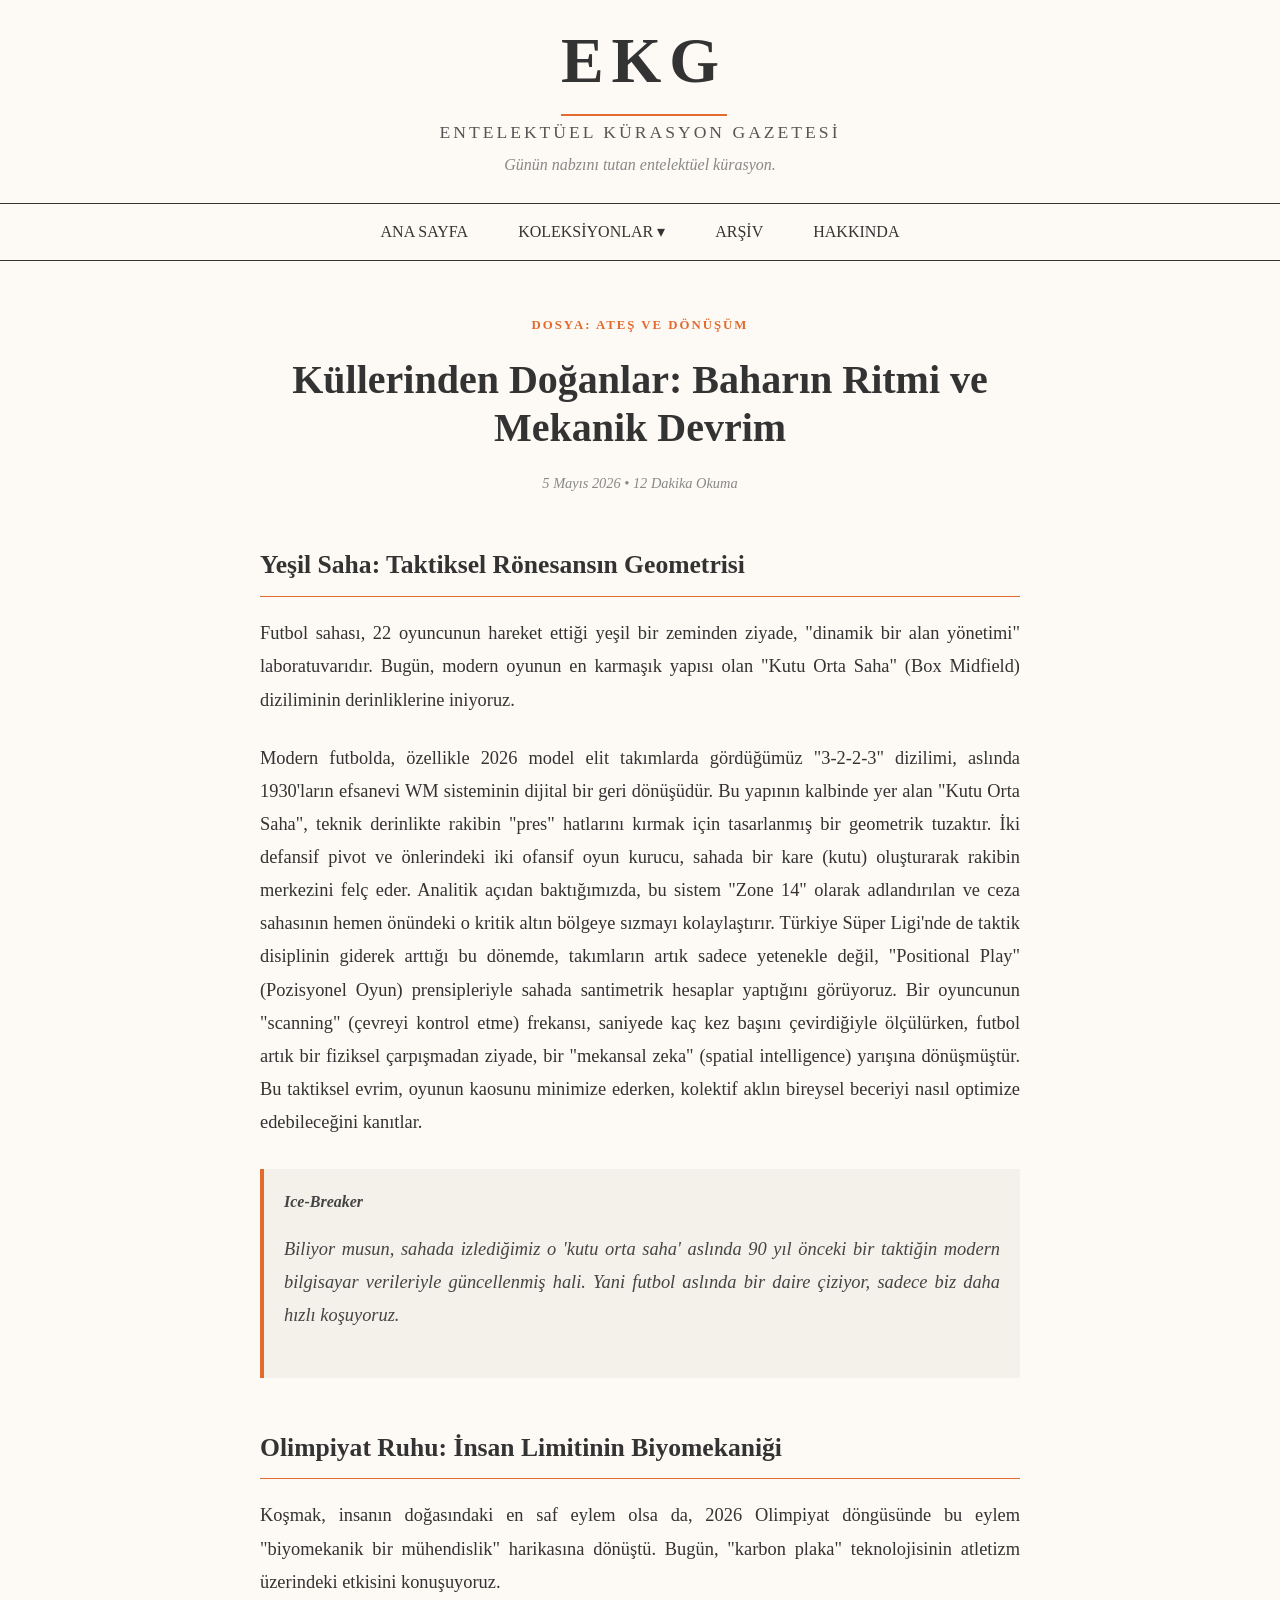
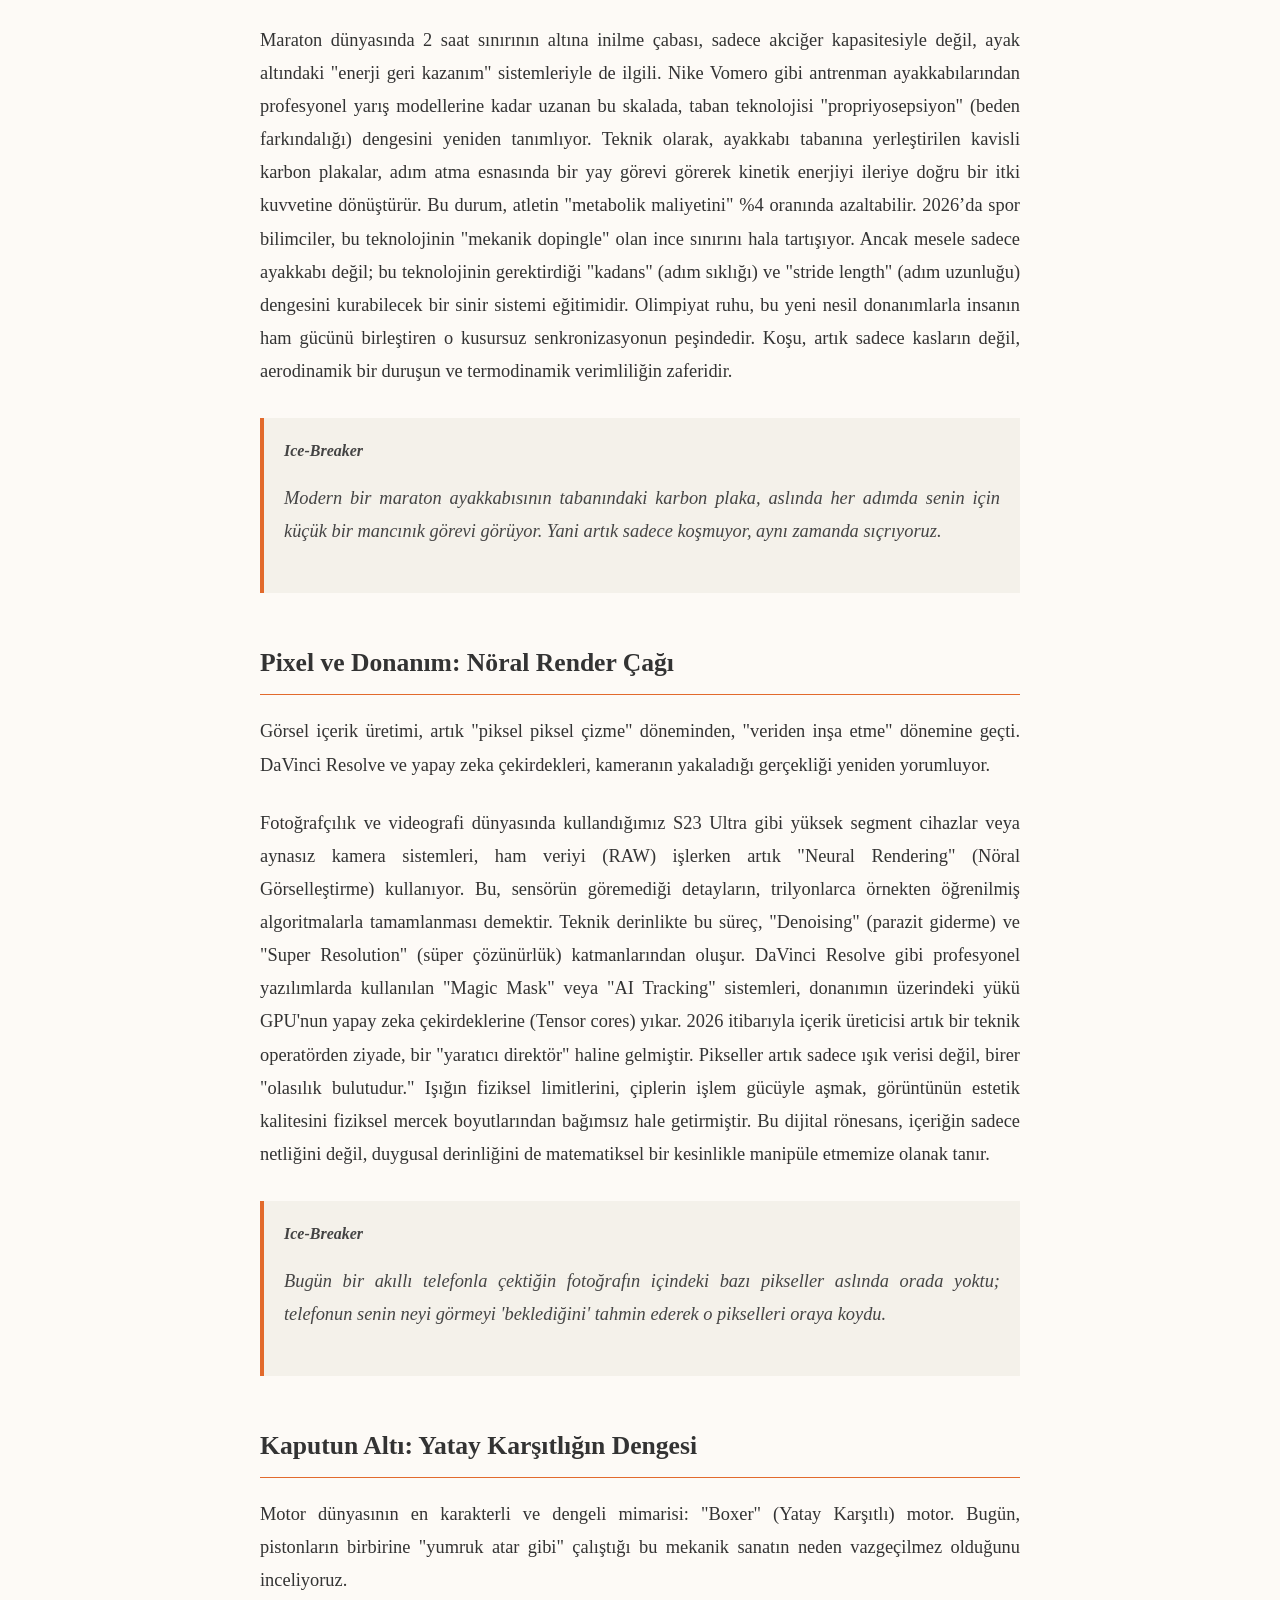
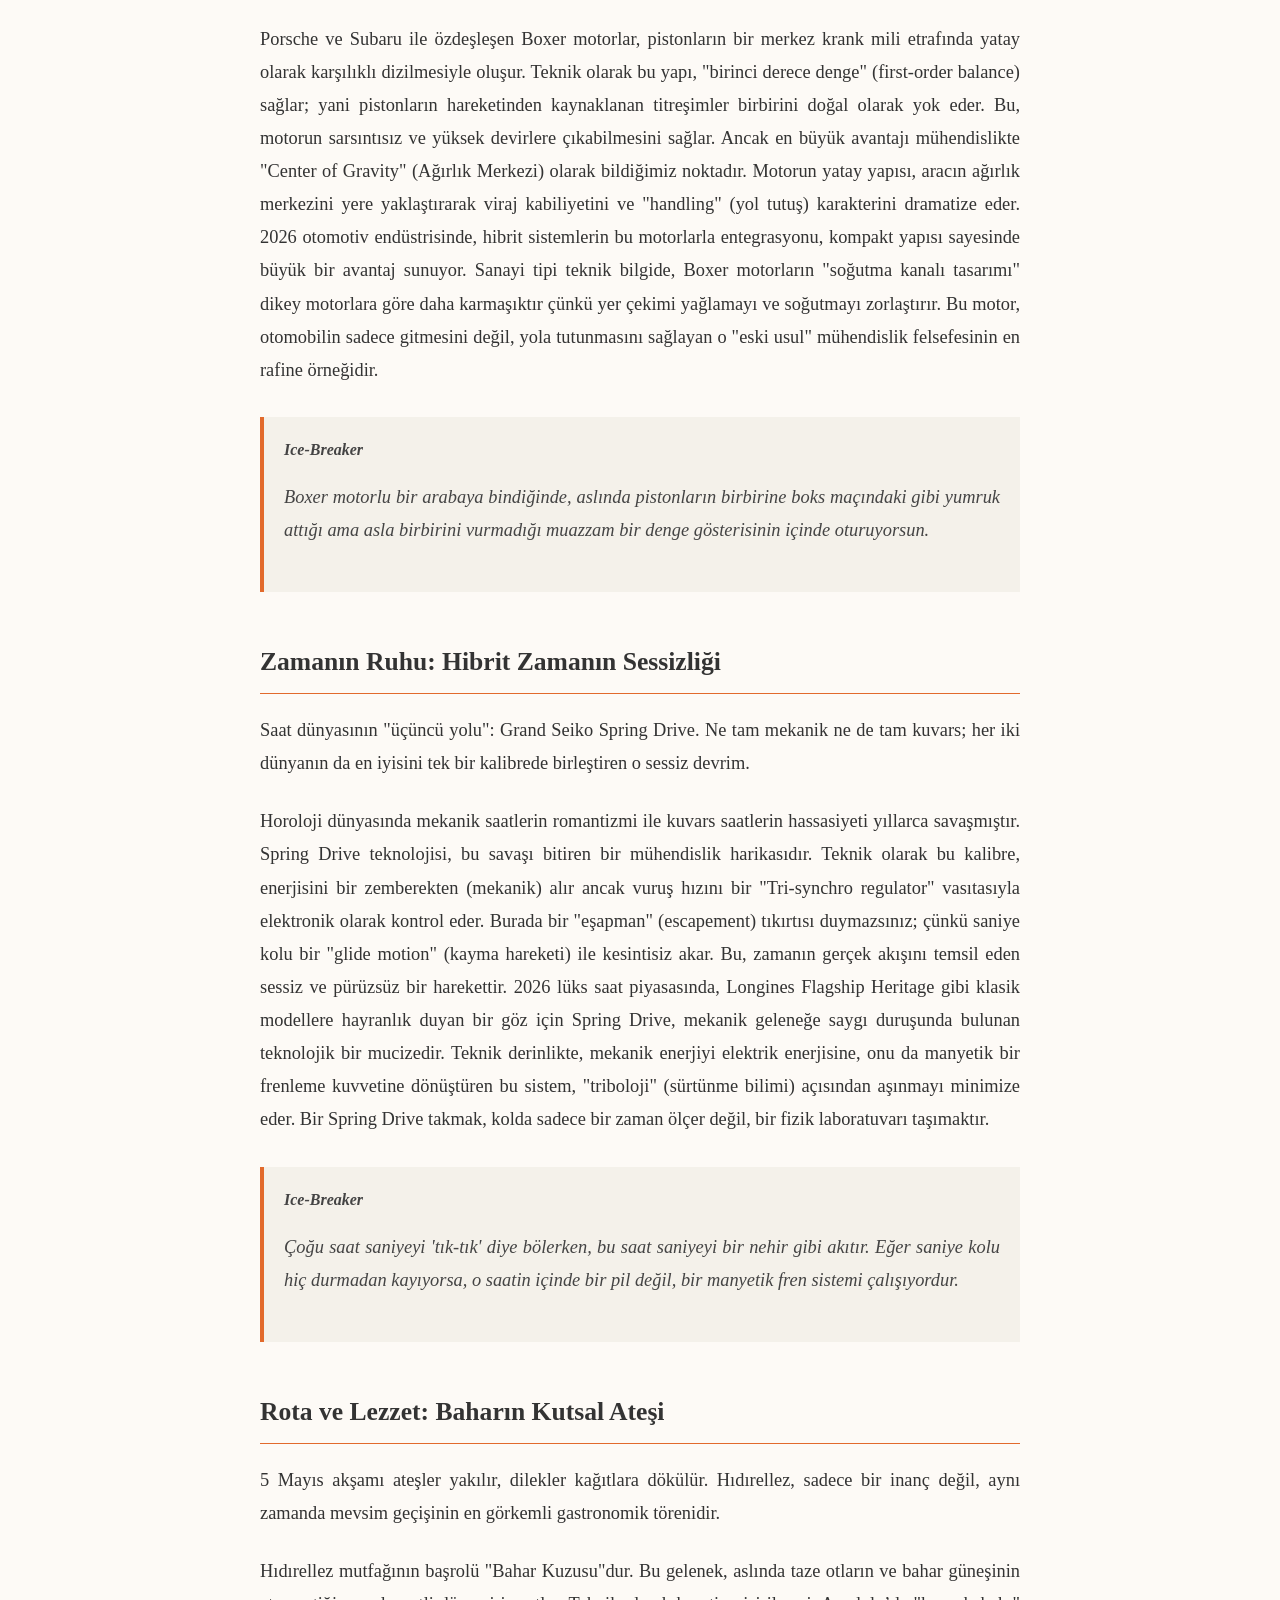
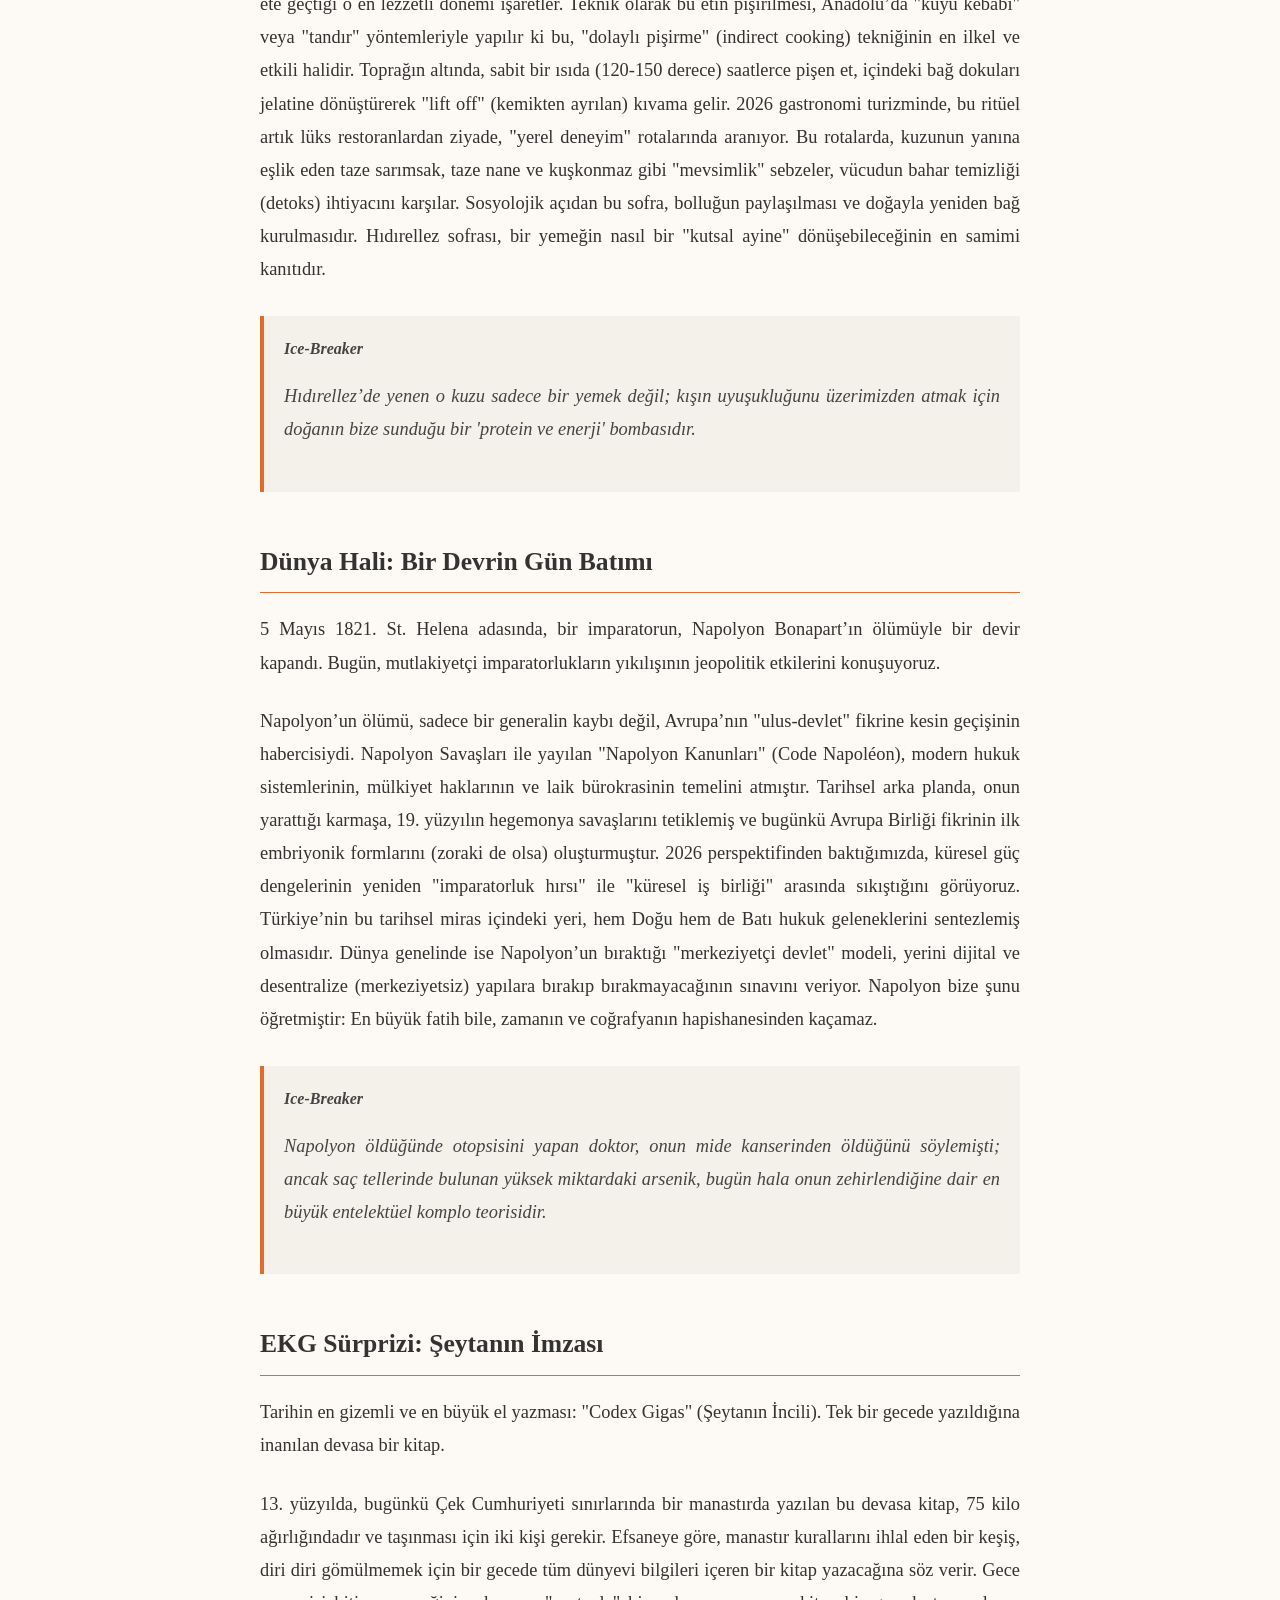
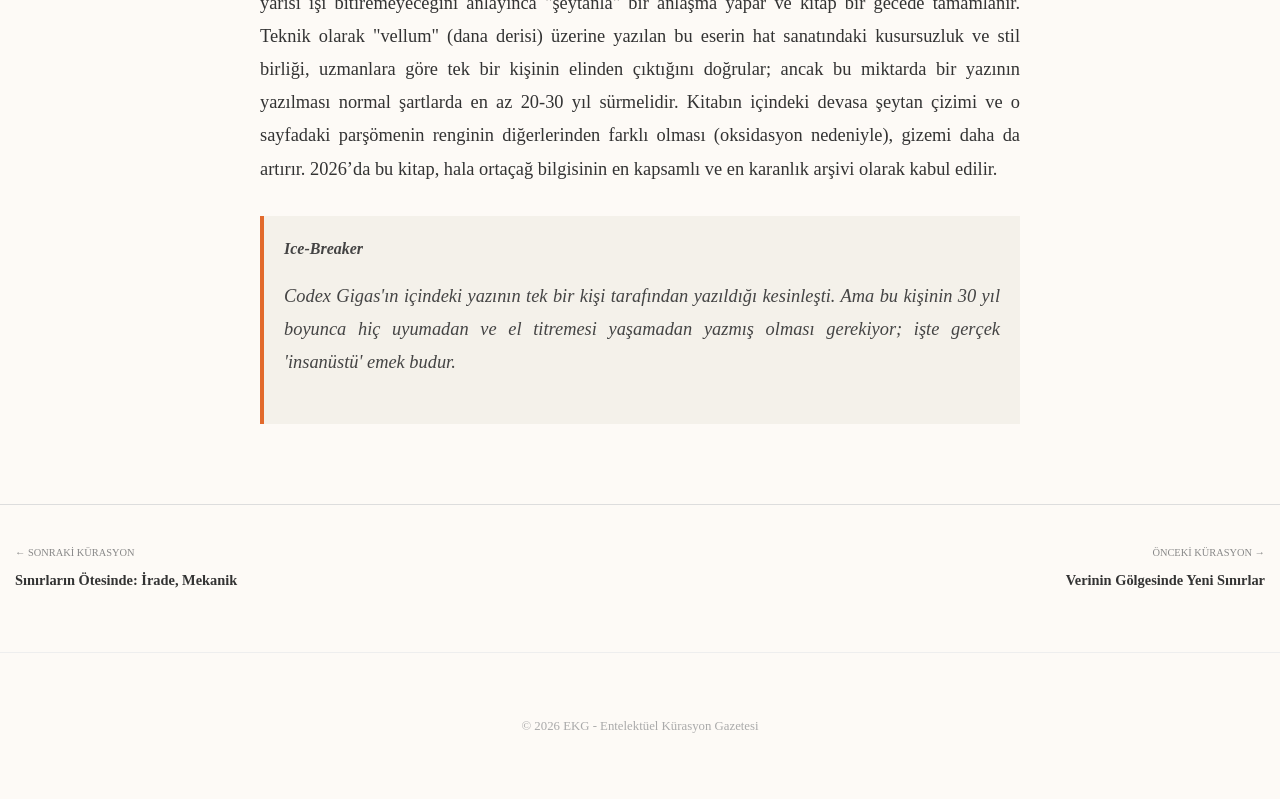
<file: yazilar/yazi-alti.html>
<!DOCTYPE html>
<html lang="tr">
<head>
    <meta charset="UTF-8">
    <meta name="viewport" content="width=device-width, initial-scale=1.0">
    <title>Küllerinden Doğanlar | EKG</title>
    <link rel="stylesheet" href="../style.css"> </head>
<body>

    <header>
        <h1 class="site-title"><a href="../index.html">EKG</a></h1>
        <h2 class="full-name">Entelektüel Kürasyon Gazetesi</h2>
        <p class="motto">Günün nabzını tutan entelektüel kürasyon.</p>
    </header>

    <nav class="main-nav">
        <div class="mobile-menu-btn" id="mobileMenuBtn">
            <span></span><span></span><span></span>
            <small>MENÜ</small>
        </div>
        <ul class="nav-list" id="navList">
            <li><a href="../index.html">ANA SAYFA</a></li>
            <li class="dropdown">
                <a href="javascript:void(0)" class="dropbtn">KOLEKSİYONLAR ▾</a>
                <ul class="dropdown-content">
                    <li><a href="#">Haftasonu Rehberleri</a></li>
                    <li><a href="#">Araştırma Dosyaları</a></li>
                    <li><a href="#">Yazı Dizileri</a></li>
                    <li><a href="#">İncelemeler</a></li>
                </ul>
            </li>
            <li><a href="#">ARŞİV</a></li>
            <li><a href="../hakkinda.html">HAKKINDA</a></li>
        </ul>
    </nav>

    <main class="article-container">
        <header class="article-header">
            <span class="category-tag">Dosya: Ateş ve Dönüşüm</span>
            <h1>Küllerinden Doğanlar: Baharın Ritmi ve Mekanik Devrim</h1>
            <div class="article-meta">
                <span class="date">5 Mayıs 2026</span> • <span class="read-time">12 Dakika Okuma</span>
            </div>
        </header>

        

        <div class="article-body">
            
            <section>
                <h3>Yeşil Saha: Taktiksel Rönesansın Geometrisi</h3>
                <p>Futbol sahası, 22 oyuncunun hareket ettiği yeşil bir zeminden ziyade, "dinamik bir alan yönetimi" laboratuvarıdır. Bugün, modern oyunun en karmaşık yapısı olan "Kutu Orta Saha" (Box Midfield) diziliminin derinliklerine iniyoruz.</p>
                <p>Modern futbolda, özellikle 2026 model elit takımlarda gördüğümüz "3-2-2-3" dizilimi, aslında 1930'ların efsanevi WM sisteminin dijital bir geri dönüşüdür. Bu yapının kalbinde yer alan "Kutu Orta Saha", teknik derinlikte rakibin "pres" hatlarını kırmak için tasarlanmış bir geometrik tuzaktır. İki defansif pivot ve önlerindeki iki ofansif oyun kurucu, sahada bir kare (kutu) oluşturarak rakibin merkezini felç eder. Analitik açıdan baktığımızda, bu sistem "Zone 14" olarak adlandırılan ve ceza sahasının hemen önündeki o kritik altın bölgeye sızmayı kolaylaştırır. Türkiye Süper Ligi'nde de taktik disiplinin giderek arttığı bu dönemde, takımların artık sadece yetenekle değil, "Positional Play" (Pozisyonel Oyun) prensipleriyle sahada santimetrik hesaplar yaptığını görüyoruz. Bir oyuncunun "scanning" (çevreyi kontrol etme) frekansı, saniyede kaç kez başını çevirdiğiyle ölçülürken, futbol artık bir fiziksel çarpışmadan ziyade, bir "mekansal zeka" (spatial intelligence) yarışına dönüşmüştür. Bu taktiksel evrim, oyunun kaosunu minimize ederken, kolektif aklın bireysel beceriyi nasıl optimize edebileceğini kanıtlar.</p>
                
                <div class="ice-breaker-box">
                    <strong>Ice-Breaker</strong>
                    <p>Biliyor musun, sahada izlediğimiz o 'kutu orta saha' aslında 90 yıl önceki bir taktiğin modern bilgisayar verileriyle güncellenmiş hali. Yani futbol aslında bir daire çiziyor, sadece biz daha hızlı koşuyoruz.</p>
                </div>
            </section>

            <section>
                <h3>Olimpiyat Ruhu: İnsan Limitinin Biyomekaniği</h3>
                <p>Koşmak, insanın doğasındaki en saf eylem olsa da, 2026 Olimpiyat döngüsünde bu eylem "biyomekanik bir mühendislik" harikasına dönüştü. Bugün, "karbon plaka" teknolojisinin atletizm üzerindeki etkisini konuşuyoruz.</p>
                <p>Maraton dünyasında 2 saat sınırının altına inilme çabası, sadece akciğer kapasitesiyle değil, ayak altındaki "enerji geri kazanım" sistemleriyle de ilgili. Nike Vomero gibi antrenman ayakkabılarından profesyonel yarış modellerine kadar uzanan bu skalada, taban teknolojisi "propriyosepsiyon" (beden farkındalığı) dengesini yeniden tanımlıyor. Teknik olarak, ayakkabı tabanına yerleştirilen kavisli karbon plakalar, adım atma esnasında bir yay görevi görerek kinetik enerjiyi ileriye doğru bir itki kuvvetine dönüştürür. Bu durum, atletin "metabolik maliyetini" %4 oranında azaltabilir. 2026’da spor bilimciler, bu teknolojinin "mekanik dopingle" olan ince sınırını hala tartışıyor. Ancak mesele sadece ayakkabı değil; bu teknolojinin gerektirdiği "kadans" (adım sıklığı) ve "stride length" (adım uzunluğu) dengesini kurabilecek bir sinir sistemi eğitimidir. Olimpiyat ruhu, bu yeni nesil donanımlarla insanın ham gücünü birleştiren o kusursuz senkronizasyonun peşindedir. Koşu, artık sadece kasların değil, aerodinamik bir duruşun ve termodinamik verimliliğin zaferidir.</p>
               
                <div class="ice-breaker-box">
                    <strong>Ice-Breaker</strong>
                    <p>Modern bir maraton ayakkabısının tabanındaki karbon plaka, aslında her adımda senin için küçük bir mancınık görevi görüyor. Yani artık sadece koşmuyor, aynı zamanda sıçrıyoruz.
                    </p>
                </div>
            </section>
            
            <section>
                <h3>Pixel ve Donanım: Nöral Render Çağı</h3>
                <p>Görsel içerik üretimi, artık "piksel piksel çizme" döneminden, "veriden inşa etme" dönemine geçti. DaVinci Resolve ve yapay zeka çekirdekleri, kameranın yakaladığı gerçekliği yeniden yorumluyor.</p>
                <p>Fotoğrafçılık ve videografi dünyasında kullandığımız S23 Ultra gibi yüksek segment cihazlar veya aynasız kamera sistemleri, ham veriyi (RAW) işlerken artık "Neural Rendering" (Nöral Görselleştirme) kullanıyor. Bu, sensörün göremediği detayların, trilyonlarca örnekten öğrenilmiş algoritmalarla tamamlanması demektir. Teknik derinlikte bu süreç, "Denoising" (parazit giderme) ve "Super Resolution" (süper çözünürlük) katmanlarından oluşur. DaVinci Resolve gibi profesyonel yazılımlarda kullanılan "Magic Mask" veya "AI Tracking" sistemleri, donanımın üzerindeki yükü GPU'nun yapay zeka çekirdeklerine (Tensor cores) yıkar. 2026 itibarıyla içerik üreticisi artık bir teknik operatörden ziyade, bir "yaratıcı direktör" haline gelmiştir. Pikseller artık sadece ışık verisi değil, birer "olasılık bulutudur." Işığın fiziksel limitlerini, çiplerin işlem gücüyle aşmak, görüntünün estetik kalitesini fiziksel mercek boyutlarından bağımsız hale getirmiştir. Bu dijital rönesans, içeriğin sadece netliğini değil, duygusal derinliğini de matematiksel bir kesinlikle manipüle etmemize olanak tanır.</p>
    
                <div class="ice-breaker-box">
                    <strong>Ice-Breaker</strong>
                    <p>Bugün bir akıllı telefonla çektiğin fotoğrafın içindeki bazı pikseller aslında orada yoktu; telefonun senin neyi görmeyi 'beklediğini' tahmin ederek o pikselleri oraya koydu.</p>
                </div>
            </section>
            <section>
                <h3>Kaputun Altı: Yatay Karşıtlığın Dengesi</h3>
                <p>Motor dünyasının en karakterli ve dengeli mimarisi: "Boxer" (Yatay Karşıtlı) motor. Bugün, pistonların birbirine "yumruk atar gibi" çalıştığı bu mekanik sanatın neden vazgeçilmez olduğunu inceliyoruz.</p>
                <p>Porsche ve Subaru ile özdeşleşen Boxer motorlar, pistonların bir merkez krank mili etrafında yatay olarak karşılıklı dizilmesiyle oluşur. Teknik olarak bu yapı, "birinci derece denge" (first-order balance) sağlar; yani pistonların hareketinden kaynaklanan titreşimler birbirini doğal olarak yok eder. Bu, motorun sarsıntısız ve yüksek devirlere çıkabilmesini sağlar. Ancak en büyük avantajı mühendislikte "Center of Gravity" (Ağırlık Merkezi) olarak bildiğimiz noktadır. Motorun yatay yapısı, aracın ağırlık merkezini yere yaklaştırarak viraj kabiliyetini ve "handling" (yol tutuş) karakterini dramatize eder. 2026 otomotiv endüstrisinde, hibrit sistemlerin bu motorlarla entegrasyonu, kompakt yapısı sayesinde büyük bir avantaj sunuyor. Sanayi tipi teknik bilgide, Boxer motorların "soğutma kanalı tasarımı" dikey motorlara göre daha karmaşıktır çünkü yer çekimi yağlamayı ve soğutmayı zorlaştırır. Bu motor, otomobilin sadece gitmesini değil, yola tutunmasını sağlayan o "eski usul" mühendislik felsefesinin en rafine örneğidir.</p>
    
                <div class="ice-breaker-box">
                    <strong>Ice-Breaker</strong>
                    <p>Boxer motorlu bir arabaya bindiğinde, aslında pistonların birbirine boks maçındaki gibi yumruk attığı ama asla birbirini vurmadığı muazzam bir denge gösterisinin içinde oturuyorsun.</p>
                </div>
            </section>
            
            <section>
                <h3>Zamanın Ruhu: Hibrit Zamanın Sessizliği</h3>
                <p>Saat dünyasının "üçüncü yolu": Grand Seiko Spring Drive. Ne tam mekanik ne de tam kuvars; her iki dünyanın da en iyisini tek bir kalibrede birleştiren o sessiz devrim.</p>
                <p>Horoloji dünyasında mekanik saatlerin romantizmi ile kuvars saatlerin hassasiyeti yıllarca savaşmıştır. Spring Drive teknolojisi, bu savaşı bitiren bir mühendislik harikasıdır. Teknik olarak bu kalibre, enerjisini bir zemberekten (mekanik) alır ancak vuruş hızını bir "Tri-synchro regulator" vasıtasıyla elektronik olarak kontrol eder. Burada bir "eşapman" (escapement) tıkırtısı duymazsınız; çünkü saniye kolu bir "glide motion" (kayma hareketi) ile kesintisiz akar. Bu, zamanın gerçek akışını temsil eden sessiz ve pürüzsüz bir harekettir. 2026 lüks saat piyasasında, Longines Flagship Heritage gibi klasik modellere hayranlık duyan bir göz için Spring Drive, mekanik geleneğe saygı duruşunda bulunan teknolojik bir mucizedir. Teknik derinlikte, mekanik enerjiyi elektrik enerjisine, onu da manyetik bir frenleme kuvvetine dönüştüren bu sistem, "triboloji" (sürtünme bilimi) açısından aşınmayı minimize eder. Bir Spring Drive takmak, kolda sadece bir zaman ölçer değil, bir fizik laboratuvarı taşımaktır.</p>                
    
                <div class="ice-breaker-box">
                    <strong>Ice-Breaker</strong>
                    <p>Çoğu saat saniyeyi 'tık-tık' diye bölerken, bu saat saniyeyi bir nehir gibi akıtır. Eğer saniye kolu hiç durmadan kayıyorsa, o saatin içinde bir pil değil, bir manyetik fren sistemi çalışıyordur.</p>
                </div>
            </section>
            
            <section>
                <h3>Rota ve Lezzet: Baharın Kutsal Ateşi</h3>
                <p>5 Mayıs akşamı ateşler yakılır, dilekler kağıtlara dökülür. Hıdırellez, sadece bir inanç değil, aynı zamanda mevsim geçişinin en görkemli gastronomik törenidir.</p>
                <p>Hıdırellez mutfağının başrolü "Bahar Kuzusu"dur. Bu gelenek, aslında taze otların ve bahar güneşinin ete geçtiği o en lezzetli dönemi işaretler. Teknik olarak bu etin pişirilmesi, Anadolu’da "kuyu kebabı" veya "tandır" yöntemleriyle yapılır ki bu, "dolaylı pişirme" (indirect cooking) tekniğinin en ilkel ve etkili halidir. Toprağın altında, sabit bir ısıda (120-150 derece) saatlerce pişen et, içindeki bağ dokuları jelatine dönüştürerek "lift off" (kemikten ayrılan) kıvama gelir. 2026 gastronomi turizminde, bu ritüel artık lüks restoranlardan ziyade, "yerel deneyim" rotalarında aranıyor. Bu rotalarda, kuzunun yanına eşlik eden taze sarımsak, taze nane ve kuşkonmaz gibi "mevsimlik" sebzeler, vücudun bahar temizliği (detoks) ihtiyacını karşılar. Sosyolojik açıdan bu sofra, bolluğun paylaşılması ve doğayla yeniden bağ kurulmasıdır. Hıdırellez sofrası, bir yemeğin nasıl bir "kutsal ayine" dönüşebileceğinin en samimi kanıtıdır.</p>
    
                <div class="ice-breaker-box">
                    <strong>Ice-Breaker</strong>
                    <p>Hıdırellez’de yenen o kuzu sadece bir yemek değil; kışın uyuşukluğunu üzerimizden atmak için doğanın bize sunduğu bir 'protein ve enerji' bombasıdır.</p>
                </div>
            </section>
            
            <section>
                <h3>Dünya Hali: Bir Devrin Gün Batımı</h3>
                <p>5 Mayıs 1821. St. Helena adasında, bir imparatorun, Napolyon Bonapart’ın ölümüyle bir devir kapandı. Bugün, mutlakiyetçi imparatorlukların yıkılışının jeopolitik etkilerini konuşuyoruz.</p>
                <p>Napolyon’un ölümü, sadece bir generalin kaybı değil, Avrupa’nın "ulus-devlet" fikrine kesin geçişinin habercisiydi. Napolyon Savaşları ile yayılan "Napolyon Kanunları" (Code Napoléon), modern hukuk sistemlerinin, mülkiyet haklarının ve laik bürokrasinin temelini atmıştır. Tarihsel arka planda, onun yarattığı karmaşa, 19. yüzyılın hegemonya savaşlarını tetiklemiş ve bugünkü Avrupa Birliği fikrinin ilk embriyonik formlarını (zoraki de olsa) oluşturmuştur. 2026 perspektifinden baktığımızda, küresel güç dengelerinin yeniden "imparatorluk hırsı" ile "küresel iş birliği" arasında sıkıştığını görüyoruz. Türkiye’nin bu tarihsel miras içindeki yeri, hem Doğu hem de Batı hukuk geleneklerini sentezlemiş olmasıdır. Dünya genelinde ise Napolyon’un bıraktığı "merkeziyetçi devlet" modeli, yerini dijital ve desentralize (merkeziyetsiz) yapılara bırakıp bırakmayacağının sınavını veriyor. Napolyon bize şunu öğretmiştir: En büyük fatih bile, zamanın ve coğrafyanın hapishanesinden kaçamaz.</p>
    
                <div class="ice-breaker-box">
                    <strong>Ice-Breaker</strong>
                    <p>Napolyon öldüğünde otopsisini yapan doktor, onun mide kanserinden öldüğünü söylemişti; ancak saç tellerinde bulunan yüksek miktardaki arsenik, bugün hala onun zehirlendiğine dair en büyük entelektüel komplo teorisidir.</p>
                </div>
            </section>

            <section class="ekg-surprise">
                <h3>EKG Sürprizi: Şeytanın İmzası</h3>
                <p>Tarihin en gizemli ve en büyük el yazması: "Codex Gigas" (Şeytanın İncili). Tek bir gecede yazıldığına inanılan devasa bir kitap.</p>
                <p>13. yüzyılda, bugünkü Çek Cumhuriyeti sınırlarında bir manastırda yazılan bu devasa kitap, 75 kilo ağırlığındadır ve taşınması için iki kişi gerekir. Efsaneye göre, manastır kurallarını ihlal eden bir keşiş, diri diri gömülmemek için bir gecede tüm dünyevi bilgileri içeren bir kitap yazacağına söz verir. Gece yarısı işi bitiremeyeceğini anlayınca "şeytanla" bir anlaşma yapar ve kitap bir gecede tamamlanır. Teknik olarak "vellum" (dana derisi) üzerine yazılan bu eserin hat sanatındaki kusursuzluk ve stil birliği, uzmanlara göre tek bir kişinin elinden çıktığını doğrular; ancak bu miktarda bir yazının yazılması normal şartlarda en az 20-30 yıl sürmelidir. Kitabın içindeki devasa şeytan çizimi ve o sayfadaki parşömenin renginin diğerlerinden farklı olması (oksidasyon nedeniyle), gizemi daha da artırır. 2026’da bu kitap, hala ortaçağ bilgisinin en kapsamlı ve en karanlık arşivi olarak kabul edilir.</p>

                <div class="ice-breaker-box">
                    <strong>Ice-Breaker</strong>
                    <p>Codex Gigas'ın içindeki yazının tek bir kişi tarafından yazıldığı kesinleşti. Ama bu kişinin 30 yıl boyunca hiç uyumadan ve el titremesi yaşamadan yazmış olması gerekiyor; işte gerçek 'insanüstü' emek budur.</p>
                </div>
            </section>

        </div>
    </main>
    
    <nav class="post-navigation">
        <a href="yazi-yedi.html" class="nav-link nav-next">
            <span class="nav-label">← Sonraki Kürasyon</span>
            <span class="nav-title">Sınırların Ötesinde: İrade, Mekanik</span>
        </a>
        
        <a href="yazi-bes.html" class="nav-link nav-prev">
            <span class="nav-label">Önceki Kürasyon →</span>
            <span class="nav-title">Verinin Gölgesinde Yeni Sınırlar</span>
        </a>
    </nav>

    <footer>
        <p>&copy; 2026 EKG - Entelektüel Kürasyon Gazetesi</p>
    </footer>

    <script src="../script.js"></script>
</body>
</html>
</file>
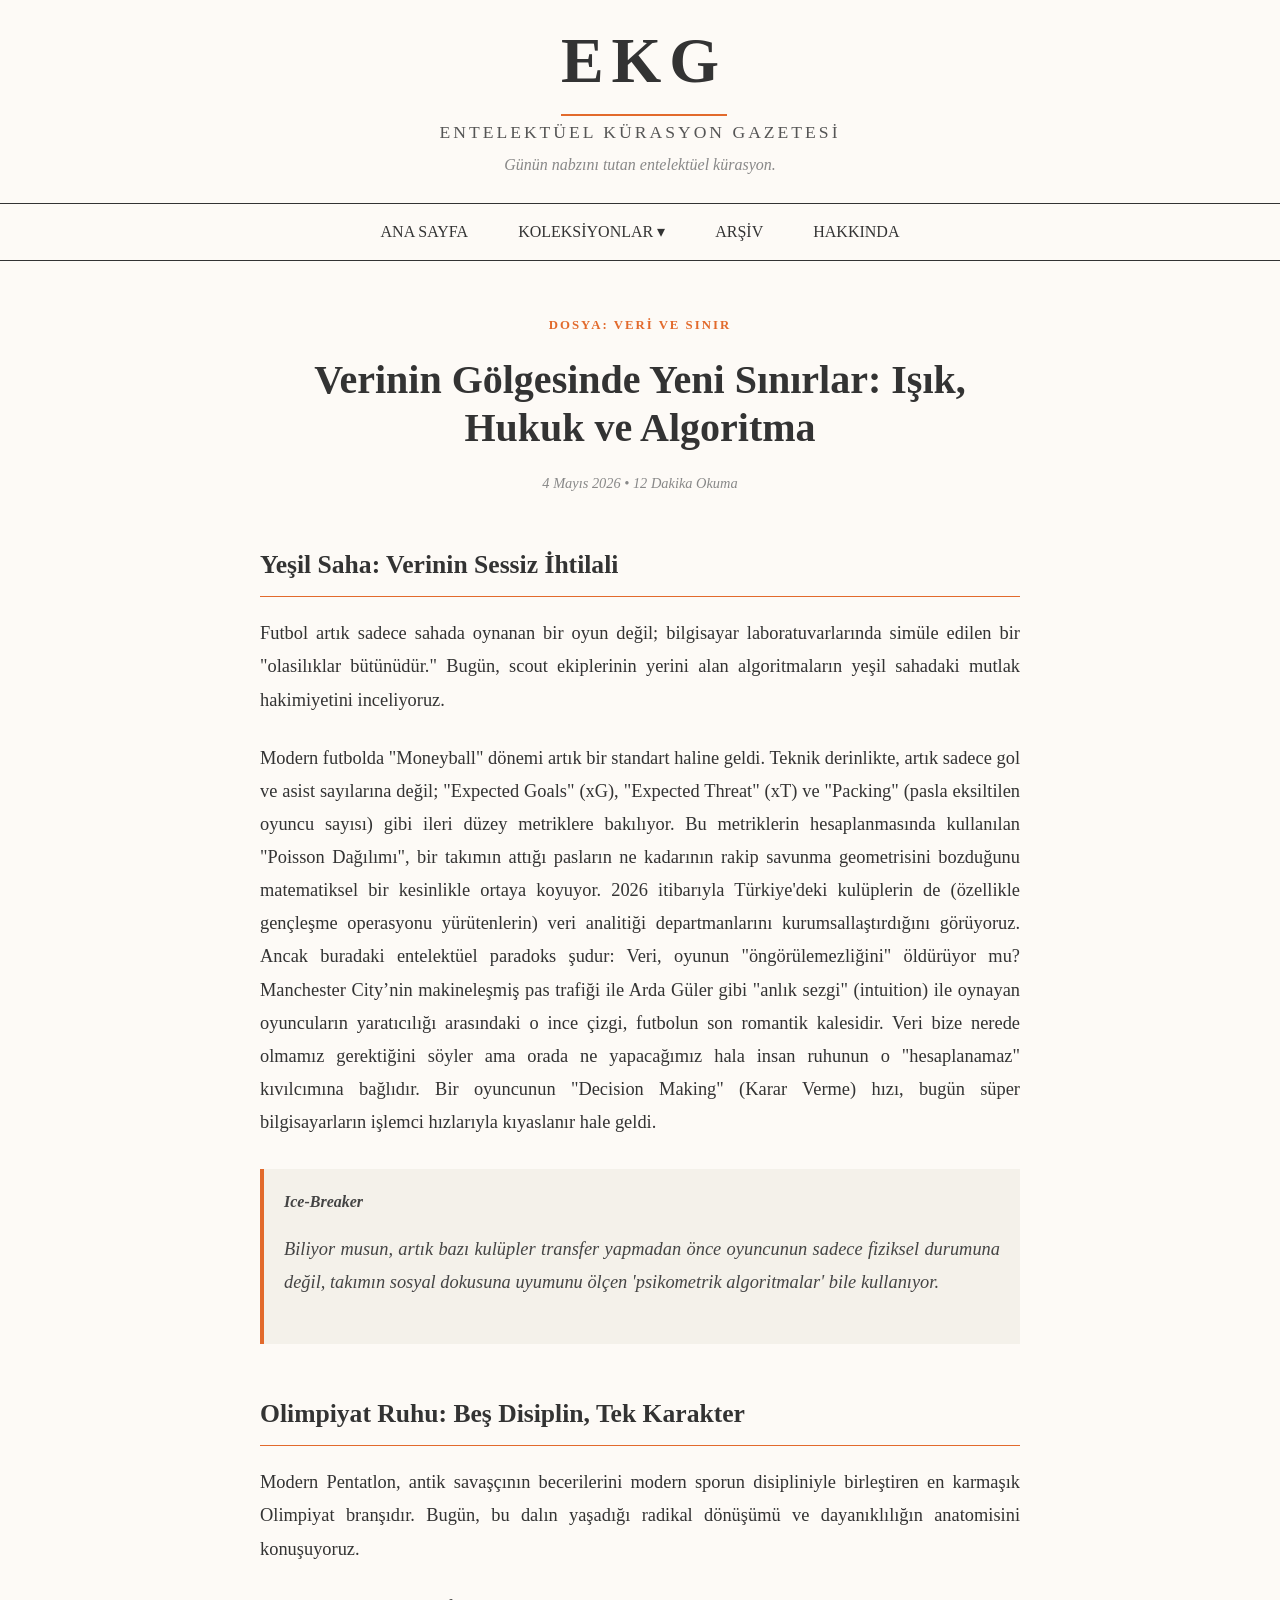
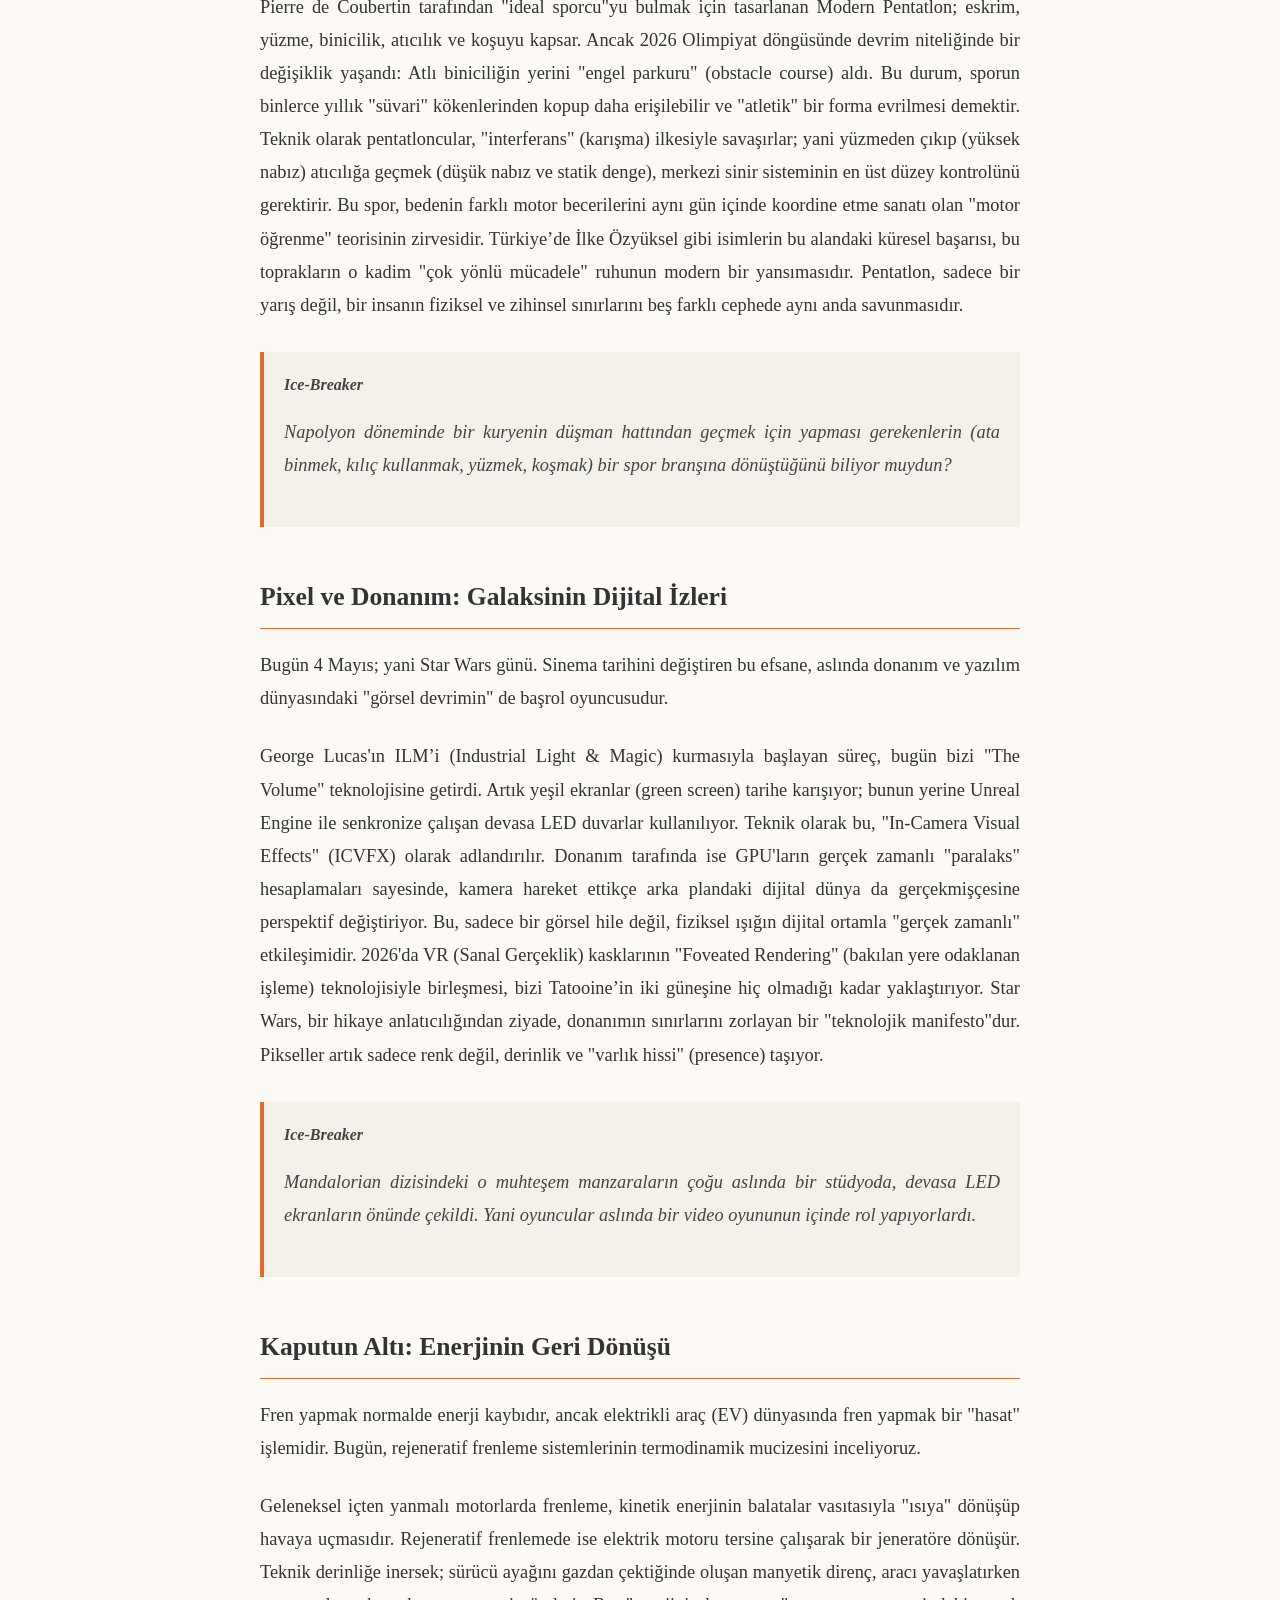
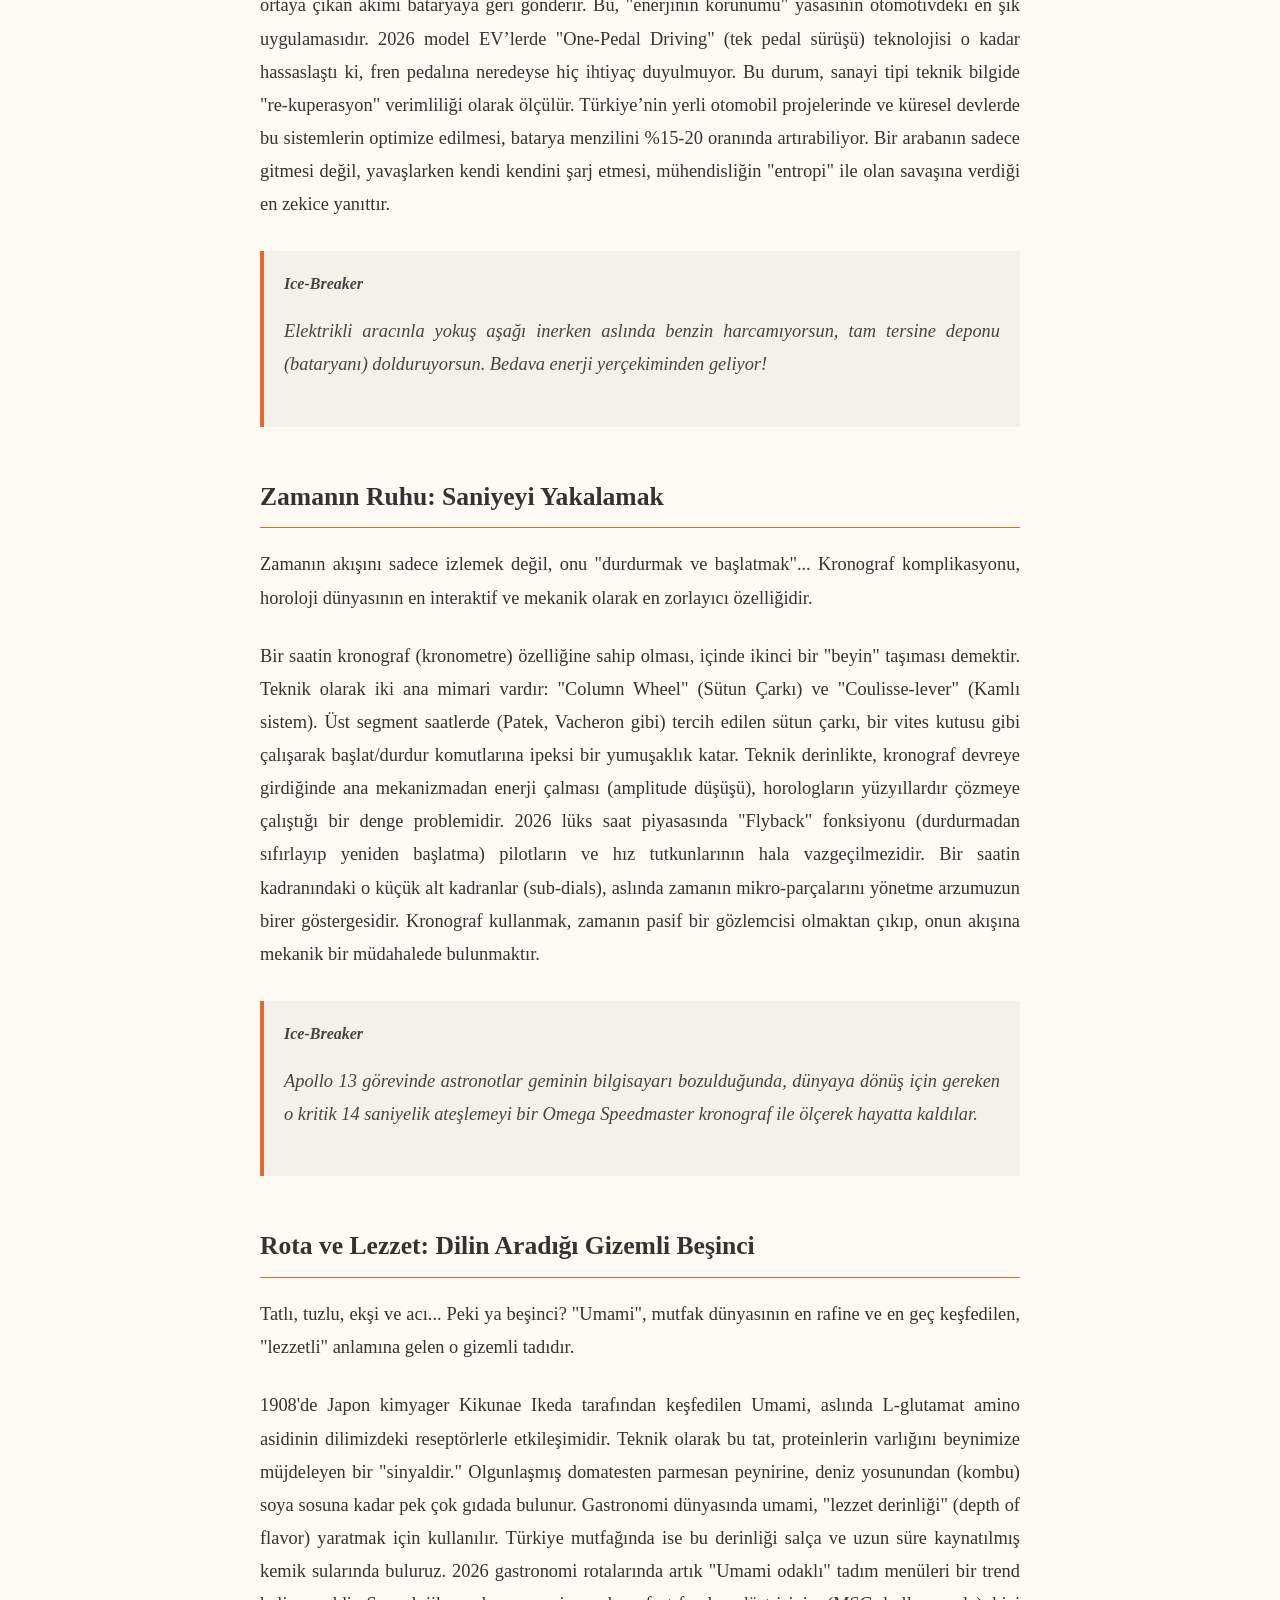
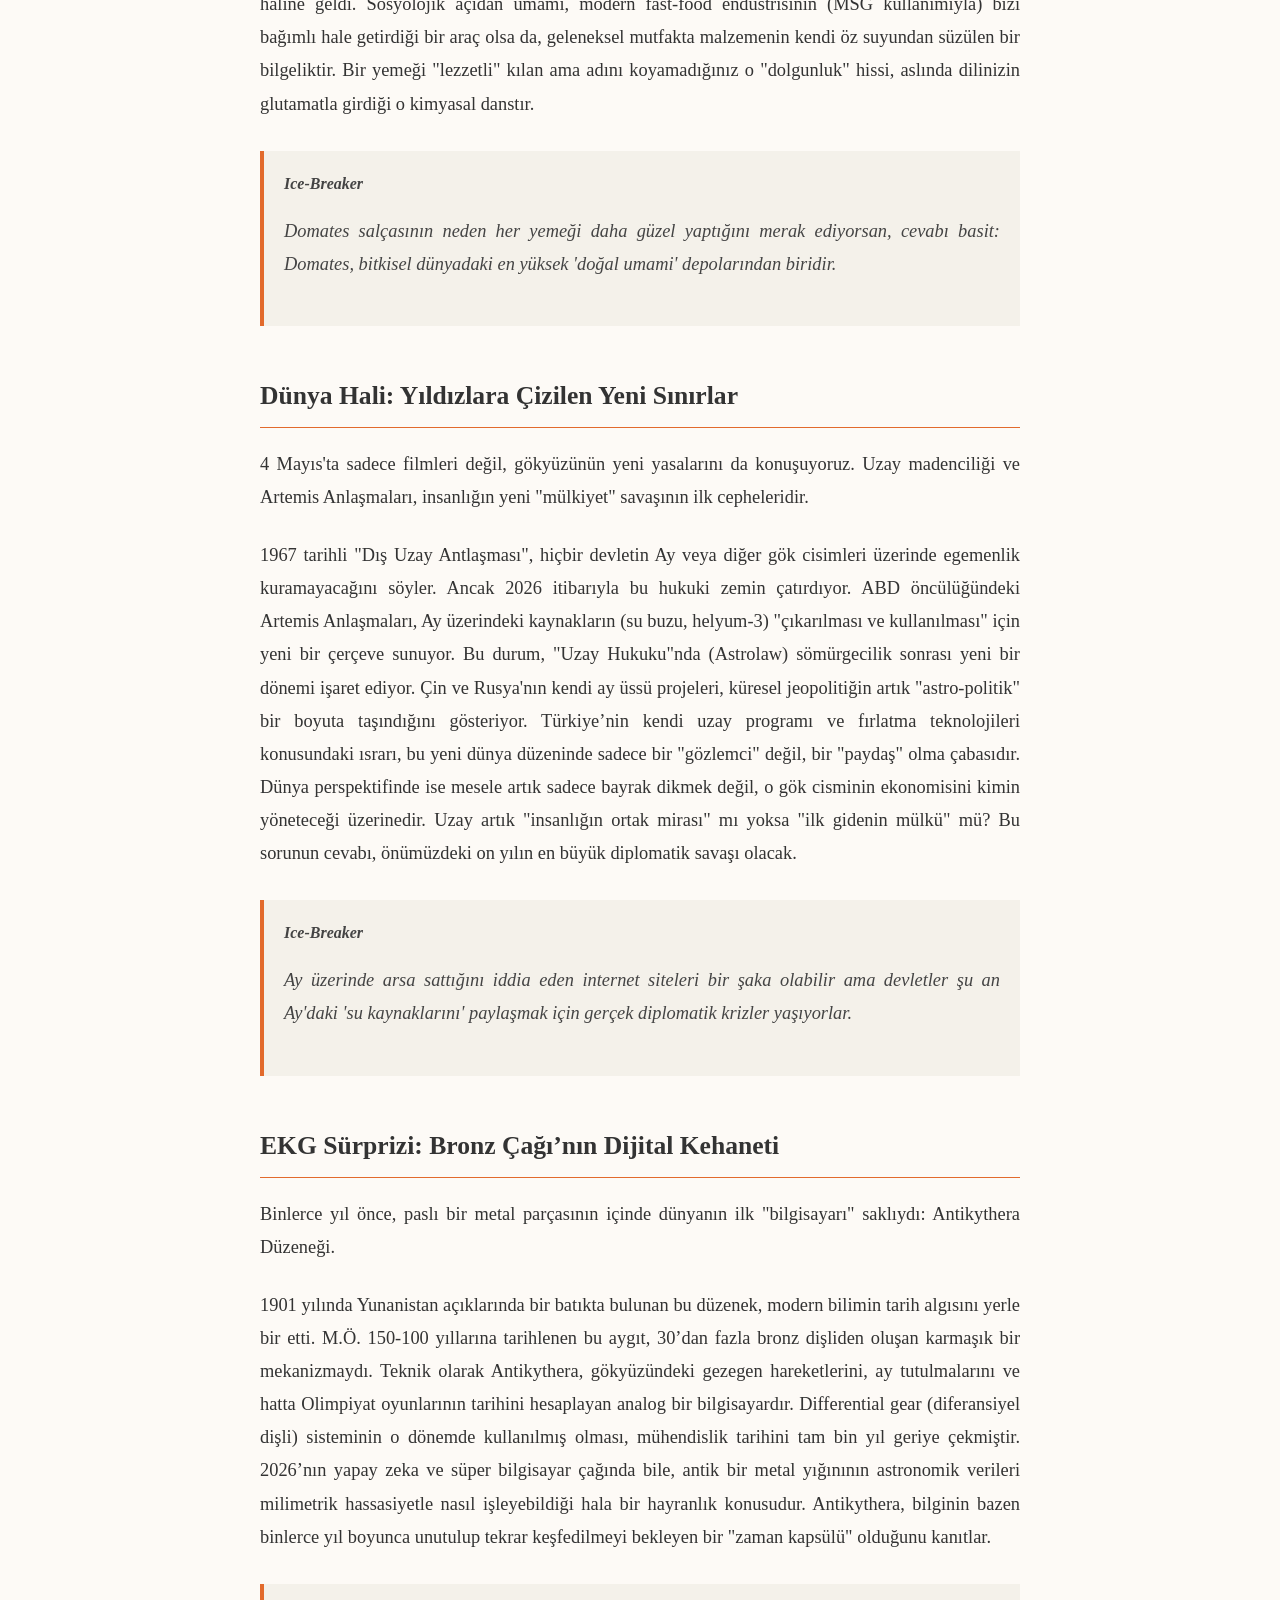
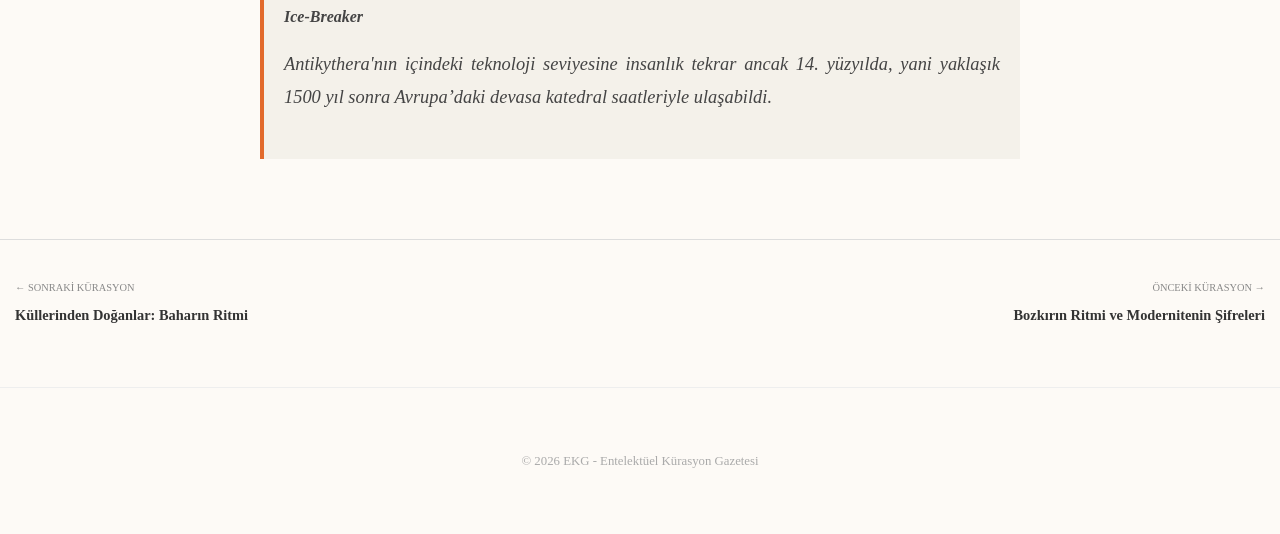
<file: yazilar/yazi-bes.html>
<!DOCTYPE html>
<html lang="tr">
<head>
    <meta charset="UTF-8">
    <meta name="viewport" content="width=device-width, initial-scale=1.0">
    <title>Verinin Gölgesinde | EKG</title>
    <link rel="stylesheet" href="../style.css"> </head>
<body>

    <header>
        <h1 class="site-title"><a href="../index.html">EKG</a></h1>
        <h2 class="full-name">Entelektüel Kürasyon Gazetesi</h2>
        <p class="motto">Günün nabzını tutan entelektüel kürasyon.</p>
    </header>

    <nav class="main-nav">
        <div class="mobile-menu-btn" id="mobileMenuBtn">
            <span></span><span></span><span></span>
            <small>MENÜ</small>
        </div>
        <ul class="nav-list" id="navList">
            <li><a href="../index.html">ANA SAYFA</a></li>
            <li class="dropdown">
                <a href="javascript:void(0)" class="dropbtn">KOLEKSİYONLAR ▾</a>
                <ul class="dropdown-content">
                    <li><a href="#">Haftasonu Rehberleri</a></li>
                    <li><a href="#">Araştırma Dosyaları</a></li>
                    <li><a href="#">Yazı Dizileri</a></li>
                    <li><a href="#">İncelemeler</a></li>
                </ul>
            </li>
            <li><a href="#">ARŞİV</a></li>
            <li><a href="../hakkinda.html">HAKKINDA</a></li>
        </ul>
    </nav>

    <main class="article-container">
        <header class="article-header">
            <span class="category-tag">Dosya: Veri ve Sınır</span>
            <h1>Verinin Gölgesinde Yeni Sınırlar: Işık, Hukuk ve Algoritma</h1>
            <div class="article-meta">
                <span class="date">4 Mayıs 2026</span> • <span class="read-time">12 Dakika Okuma</span>
            </div>
        </header>

        

        <div class="article-body">
            
            <section>
                <h3>Yeşil Saha: Verinin Sessiz İhtilali</h3>
                <p>Futbol artık sadece sahada oynanan bir oyun değil; bilgisayar laboratuvarlarında simüle edilen bir "olasilıklar bütünüdür." Bugün, scout ekiplerinin yerini alan algoritmaların yeşil sahadaki mutlak hakimiyetini inceliyoruz.</p>
                <p>Modern futbolda "Moneyball" dönemi artık bir standart haline geldi. Teknik derinlikte, artık sadece gol ve asist sayılarına değil; "Expected Goals" (xG), "Expected Threat" (xT) ve "Packing" (pasla eksiltilen oyuncu sayısı) gibi ileri düzey metriklere bakılıyor. Bu metriklerin hesaplanmasında kullanılan "Poisson Dağılımı", bir takımın attığı pasların ne kadarının rakip savunma geometrisini bozduğunu matematiksel bir kesinlikle ortaya koyuyor. 2026 itibarıyla Türkiye'deki kulüplerin de (özellikle gençleşme operasyonu yürütenlerin) veri analitiği departmanlarını kurumsallaştırdığını görüyoruz. Ancak buradaki entelektüel paradoks şudur: Veri, oyunun "öngörülemezliğini" öldürüyor mu? Manchester City’nin makineleşmiş pas trafiği ile Arda Güler gibi "anlık sezgi" (intuition) ile oynayan oyuncuların yaratıcılığı arasındaki o ince çizgi, futbolun son romantik kalesidir. Veri bize nerede olmamız gerektiğini söyler ama orada ne yapacağımız hala insan ruhunun o "hesaplanamaz" kıvılcımına bağlıdır. Bir oyuncunun "Decision Making" (Karar Verme) hızı, bugün süper bilgisayarların işlemci hızlarıyla kıyaslanır hale geldi.</p>
                
                <div class="ice-breaker-box">
                    <strong>Ice-Breaker</strong>
                    <p>Biliyor musun, artık bazı kulüpler transfer yapmadan önce oyuncunun sadece fiziksel durumuna değil, takımın sosyal dokusuna uyumunu ölçen 'psikometrik algoritmalar' bile kullanıyor.</p>
                </div>
            </section>

            <section>
                <h3>Olimpiyat Ruhu: Beş Disiplin, Tek Karakter</h3>
                <p>Modern Pentatlon, antik savaşçının becerilerini modern sporun disipliniyle birleştiren en karmaşık Olimpiyat branşıdır. Bugün, bu dalın yaşadığı radikal dönüşümü ve dayanıklılığın anatomisini konuşuyoruz.</p>
                <p>Pierre de Coubertin tarafından "ideal sporcu"yu bulmak için tasarlanan Modern Pentatlon; eskrim, yüzme, binicilik, atıcılık ve koşuyu kapsar. Ancak 2026 Olimpiyat döngüsünde devrim niteliğinde bir değişiklik yaşandı: Atlı biniciliğin yerini "engel parkuru" (obstacle course) aldı. Bu durum, sporun binlerce yıllık "süvari" kökenlerinden kopup daha erişilebilir ve "atletik" bir forma evrilmesi demektir. Teknik olarak pentatloncular, "interferans" (karışma) ilkesiyle savaşırlar; yani yüzmeden çıkıp (yüksek nabız) atıcılığa geçmek (düşük nabız ve statik denge), merkezi sinir sisteminin en üst düzey kontrolünü gerektirir. Bu spor, bedenin farklı motor becerilerini aynı gün içinde koordine etme sanatı olan "motor öğrenme" teorisinin zirvesidir. Türkiye’de İlke Özyüksel gibi isimlerin bu alandaki küresel başarısı, bu toprakların o kadim "çok yönlü mücadele" ruhunun modern bir yansımasıdır. Pentatlon, sadece bir yarış değil, bir insanın fiziksel ve zihinsel sınırlarını beş farklı cephede aynı anda savunmasıdır.</p>
               
                <div class="ice-breaker-box">
                    <strong>Ice-Breaker</strong>
                    <p>Napolyon döneminde bir kuryenin düşman hattından geçmek için yapması gerekenlerin (ata binmek, kılıç kullanmak, yüzmek, koşmak) bir spor branşına dönüştüğünü biliyor muydun?
                    </p>
                </div>
            </section>
            
            <section>
                <h3>Pixel ve Donanım: Galaksinin Dijital İzleri</h3>
                <p>Bugün 4 Mayıs; yani Star Wars günü. Sinema tarihini değiştiren bu efsane, aslında donanım ve yazılım dünyasındaki "görsel devrimin" de başrol oyuncusudur.</p>
                <p>George Lucas'ın ILM’i (Industrial Light & Magic) kurmasıyla başlayan süreç, bugün bizi "The Volume" teknolojisine getirdi. Artık yeşil ekranlar (green screen) tarihe karışıyor; bunun yerine Unreal Engine ile senkronize çalışan devasa LED duvarlar kullanılıyor. Teknik olarak bu, "In-Camera Visual Effects" (ICVFX) olarak adlandırılır. Donanım tarafında ise GPU'ların gerçek zamanlı "paralaks" hesaplamaları sayesinde, kamera hareket ettikçe arka plandaki dijital dünya da gerçekmişçesine perspektif değiştiriyor. Bu, sadece bir görsel hile değil, fiziksel ışığın dijital ortamla "gerçek zamanlı" etkileşimidir. 2026'da VR (Sanal Gerçeklik) kasklarının "Foveated Rendering" (bakılan yere odaklanan işleme) teknolojisiyle birleşmesi, bizi Tatooine’in iki güneşine hiç olmadığı kadar yaklaştırıyor. Star Wars, bir hikaye anlatıcılığından ziyade, donanımın sınırlarını zorlayan bir "teknolojik manifesto"dur. Pikseller artık sadece renk değil, derinlik ve "varlık hissi" (presence) taşıyor.</p>
    
                <div class="ice-breaker-box">
                    <strong>Ice-Breaker</strong>
                    <p>Mandalorian dizisindeki o muhteşem manzaraların çoğu aslında bir stüdyoda, devasa LED ekranların önünde çekildi. Yani oyuncular aslında bir video oyununun içinde rol yapıyorlardı.</p>
                </div>
            </section>
            <section>
                <h3>Kaputun Altı: Enerjinin Geri Dönüşü</h3>
                <p>Fren yapmak normalde enerji kaybıdır, ancak elektrikli araç (EV) dünyasında fren yapmak bir "hasat" işlemidir. Bugün, rejeneratif frenleme sistemlerinin termodinamik mucizesini inceliyoruz.</p>
                <p>Geleneksel içten yanmalı motorlarda frenleme, kinetik enerjinin balatalar vasıtasıyla "ısıya" dönüşüp havaya uçmasıdır. Rejeneratif frenlemede ise elektrik motoru tersine çalışarak bir jeneratöre dönüşür. Teknik derinliğe inersek; sürücü ayağını gazdan çektiğinde oluşan manyetik direnç, aracı yavaşlatırken ortaya çıkan akımı bataryaya geri gönderir. Bu, "enerjinin korunumu" yasasının otomotivdeki en şık uygulamasıdır. 2026 model EV’lerde "One-Pedal Driving" (tek pedal sürüşü) teknolojisi o kadar hassaslaştı ki, fren pedalına neredeyse hiç ihtiyaç duyulmuyor. Bu durum, sanayi tipi teknik bilgide "re-kuperasyon" verimliliği olarak ölçülür. Türkiye’nin yerli otomobil projelerinde ve küresel devlerde bu sistemlerin optimize edilmesi, batarya menzilini %15-20 oranında artırabiliyor. Bir arabanın sadece gitmesi değil, yavaşlarken kendi kendini şarj etmesi, mühendisliğin "entropi" ile olan savaşına verdiği en zekice yanıttır.</p>
    
                <div class="ice-breaker-box">
                    <strong>Ice-Breaker</strong>
                    <p>Elektrikli aracınla yokuş aşağı inerken aslında benzin harcamıyorsun, tam tersine deponu (bataryanı) dolduruyorsun. Bedava enerji yerçekiminden geliyor!</p>
                </div>
            </section>
            
            <section>
                <h3>Zamanın Ruhu: Saniyeyi Yakalamak</h3>
                <p>Zamanın akışını sadece izlemek değil, onu "durdurmak ve başlatmak"... Kronograf komplikasyonu, horoloji dünyasının en interaktif ve mekanik olarak en zorlayıcı özelliğidir.</p>
                <p>Bir saatin kronograf (kronometre) özelliğine sahip olması, içinde ikinci bir "beyin" taşıması demektir. Teknik olarak iki ana mimari vardır: "Column Wheel" (Sütun Çarkı) ve "Coulisse-lever" (Kamlı sistem). Üst segment saatlerde (Patek, Vacheron gibi) tercih edilen sütun çarkı, bir vites kutusu gibi çalışarak başlat/durdur komutlarına ipeksi bir yumuşaklık katar. Teknik derinlikte, kronograf devreye girdiğinde ana mekanizmadan enerji çalması (amplitude düşüşü), horologların yüzyıllardır çözmeye çalıştığı bir denge problemidir. 2026 lüks saat piyasasında "Flyback" fonksiyonu (durdurmadan sıfırlayıp yeniden başlatma) pilotların ve hız tutkunlarının hala vazgeçilmezidir. Bir saatin kadranındaki o küçük alt kadranlar (sub-dials), aslında zamanın mikro-parçalarını yönetme arzumuzun birer göstergesidir. Kronograf kullanmak, zamanın pasif bir gözlemcisi olmaktan çıkıp, onun akışına mekanik bir müdahalede bulunmaktır.</p>                
    
                <div class="ice-breaker-box">
                    <strong>Ice-Breaker</strong>
                    <p>Apollo 13 görevinde astronotlar geminin bilgisayarı bozulduğunda, dünyaya dönüş için gereken o kritik 14 saniyelik ateşlemeyi bir Omega Speedmaster kronograf ile ölçerek hayatta kaldılar.</p>
                </div>
            </section>
            
            <section>
                <h3>Rota ve Lezzet: Dilin Aradığı Gizemli Beşinci</h3>
                <p>Tatlı, tuzlu, ekşi ve acı... Peki ya beşinci? "Umami", mutfak dünyasının en rafine ve en geç keşfedilen, "lezzetli" anlamına gelen o gizemli tadıdır.</p>
                <p>1908'de Japon kimyager Kikunae Ikeda tarafından keşfedilen Umami, aslında L-glutamat amino asidinin dilimizdeki reseptörlerle etkileşimidir. Teknik olarak bu tat, proteinlerin varlığını beynimize müjdeleyen bir "sinyaldir." Olgunlaşmış domatesten parmesan peynirine, deniz yosunundan (kombu) soya sosuna kadar pek çok gıdada bulunur. Gastronomi dünyasında umami, "lezzet derinliği" (depth of flavor) yaratmak için kullanılır. Türkiye mutfağında ise bu derinliği salça ve uzun süre kaynatılmış kemik sularında buluruz. 2026 gastronomi rotalarında artık "Umami odaklı" tadım menüleri bir trend haline geldi. Sosyolojik açıdan umami, modern fast-food endüstrisinin (MSG kullanımıyla) bizi bağımlı hale getirdiği bir araç olsa da, geleneksel mutfakta malzemenin kendi öz suyundan süzülen bir bilgeliktir. Bir yemeği "lezzetli" kılan ama adını koyamadığınız o "dolgunluk" hissi, aslında dilinizin glutamatla girdiği o kimyasal danstır.</p>
    
                <div class="ice-breaker-box">
                    <strong>Ice-Breaker</strong>
                    <p>Domates salçasının neden her yemeği daha güzel yaptığını merak ediyorsan, cevabı basit: Domates, bitkisel dünyadaki en yüksek 'doğal umami' depolarından biridir.</p>
                </div>
            </section>
            
            <section>
                <h3>Dünya Hali: Yıldızlara Çizilen Yeni Sınırlar</h3>
                <p>4 Mayıs'ta sadece filmleri değil, gökyüzünün yeni yasalarını da konuşuyoruz. Uzay madenciliği ve Artemis Anlaşmaları, insanlığın yeni "mülkiyet" savaşının ilk cepheleridir.</p>
                <p>1967 tarihli "Dış Uzay Antlaşması", hiçbir devletin Ay veya diğer gök cisimleri üzerinde egemenlik kuramayacağını söyler. Ancak 2026 itibarıyla bu hukuki zemin çatırdıyor. ABD öncülüğündeki Artemis Anlaşmaları, Ay üzerindeki kaynakların (su buzu, helyum-3) "çıkarılması ve kullanılması" için yeni bir çerçeve sunuyor. Bu durum, "Uzay Hukuku"nda (Astrolaw) sömürgecilik sonrası yeni bir dönemi işaret ediyor. Çin ve Rusya'nın kendi ay üssü projeleri, küresel jeopolitiğin artık "astro-politik" bir boyuta taşındığını gösteriyor. Türkiye’nin kendi uzay programı ve fırlatma teknolojileri konusundaki ısrarı, bu yeni dünya düzeninde sadece bir "gözlemci" değil, bir "paydaş" olma çabasıdır. Dünya perspektifinde ise mesele artık sadece bayrak dikmek değil, o gök cisminin ekonomisini kimin yöneteceği üzerinedir. Uzay artık "insanlığın ortak mirası" mı yoksa "ilk gidenin mülkü" mü? Bu sorunun cevabı, önümüzdeki on yılın en büyük diplomatik savaşı olacak.</p>
    
                <div class="ice-breaker-box">
                    <strong>Ice-Breaker</strong>
                    <p>Ay üzerinde arsa sattığını iddia eden internet siteleri bir şaka olabilir ama devletler şu an Ay'daki 'su kaynaklarını' paylaşmak için gerçek diplomatik krizler yaşıyorlar.</p>
                </div>
            </section>

            <section class="ekg-surprise">
                <h3>EKG Sürprizi: Bronz Çağı’nın Dijital Kehaneti</h3>
                <p>Binlerce yıl önce, paslı bir metal parçasının içinde dünyanın ilk "bilgisayarı" saklıydı: Antikythera Düzeneği.</p>
                <p>1901 yılında Yunanistan açıklarında bir batıkta bulunan bu düzenek, modern bilimin tarih algısını yerle bir etti. M.Ö. 150-100 yıllarına tarihlenen bu aygıt, 30’dan fazla bronz dişliden oluşan karmaşık bir mekanizmaydı. Teknik olarak Antikythera, gökyüzündeki gezegen hareketlerini, ay tutulmalarını ve hatta Olimpiyat oyunlarının tarihini hesaplayan analog bir bilgisayardır. Differential gear (diferansiyel dişli) sisteminin o dönemde kullanılmış olması, mühendislik tarihini tam bin yıl geriye çekmiştir. 2026’nın yapay zeka ve süper bilgisayar çağında bile, antik bir metal yığınının astronomik verileri milimetrik hassasiyetle nasıl işleyebildiği hala bir hayranlık konusudur. Antikythera, bilginin bazen binlerce yıl boyunca unutulup tekrar keşfedilmeyi bekleyen bir "zaman kapsülü" olduğunu kanıtlar.</p>

                <div class="ice-breaker-box">
                    <strong>Ice-Breaker</strong>
                    <p>Antikythera'nın içindeki teknoloji seviyesine insanlık tekrar ancak 14. yüzyılda, yani yaklaşık 1500 yıl sonra Avrupa’daki devasa katedral saatleriyle ulaşabildi.</p>
                </div>
            </section>

        </div>
    </main>
    
    <nav class="post-navigation">
        <a href="yazi-alti.html" class="nav-link nav-next">
            <span class="nav-label">← Sonraki Kürasyon</span>
            <span class="nav-title">Küllerinden Doğanlar: Baharın Ritmi</span>
        </a>
        
        <a href="yazi-dort.html" class="nav-link nav-prev">
            <span class="nav-label">Önceki Kürasyon →</span>
            <span class="nav-title">Bozkırın Ritmi ve Modernitenin Şifreleri</span>
        </a>
    </nav>

    <footer>
        <p>&copy; 2026 EKG - Entelektüel Kürasyon Gazetesi</p>
    </footer>

    <script src="../script.js"></script>
</body>
</html>
</file>
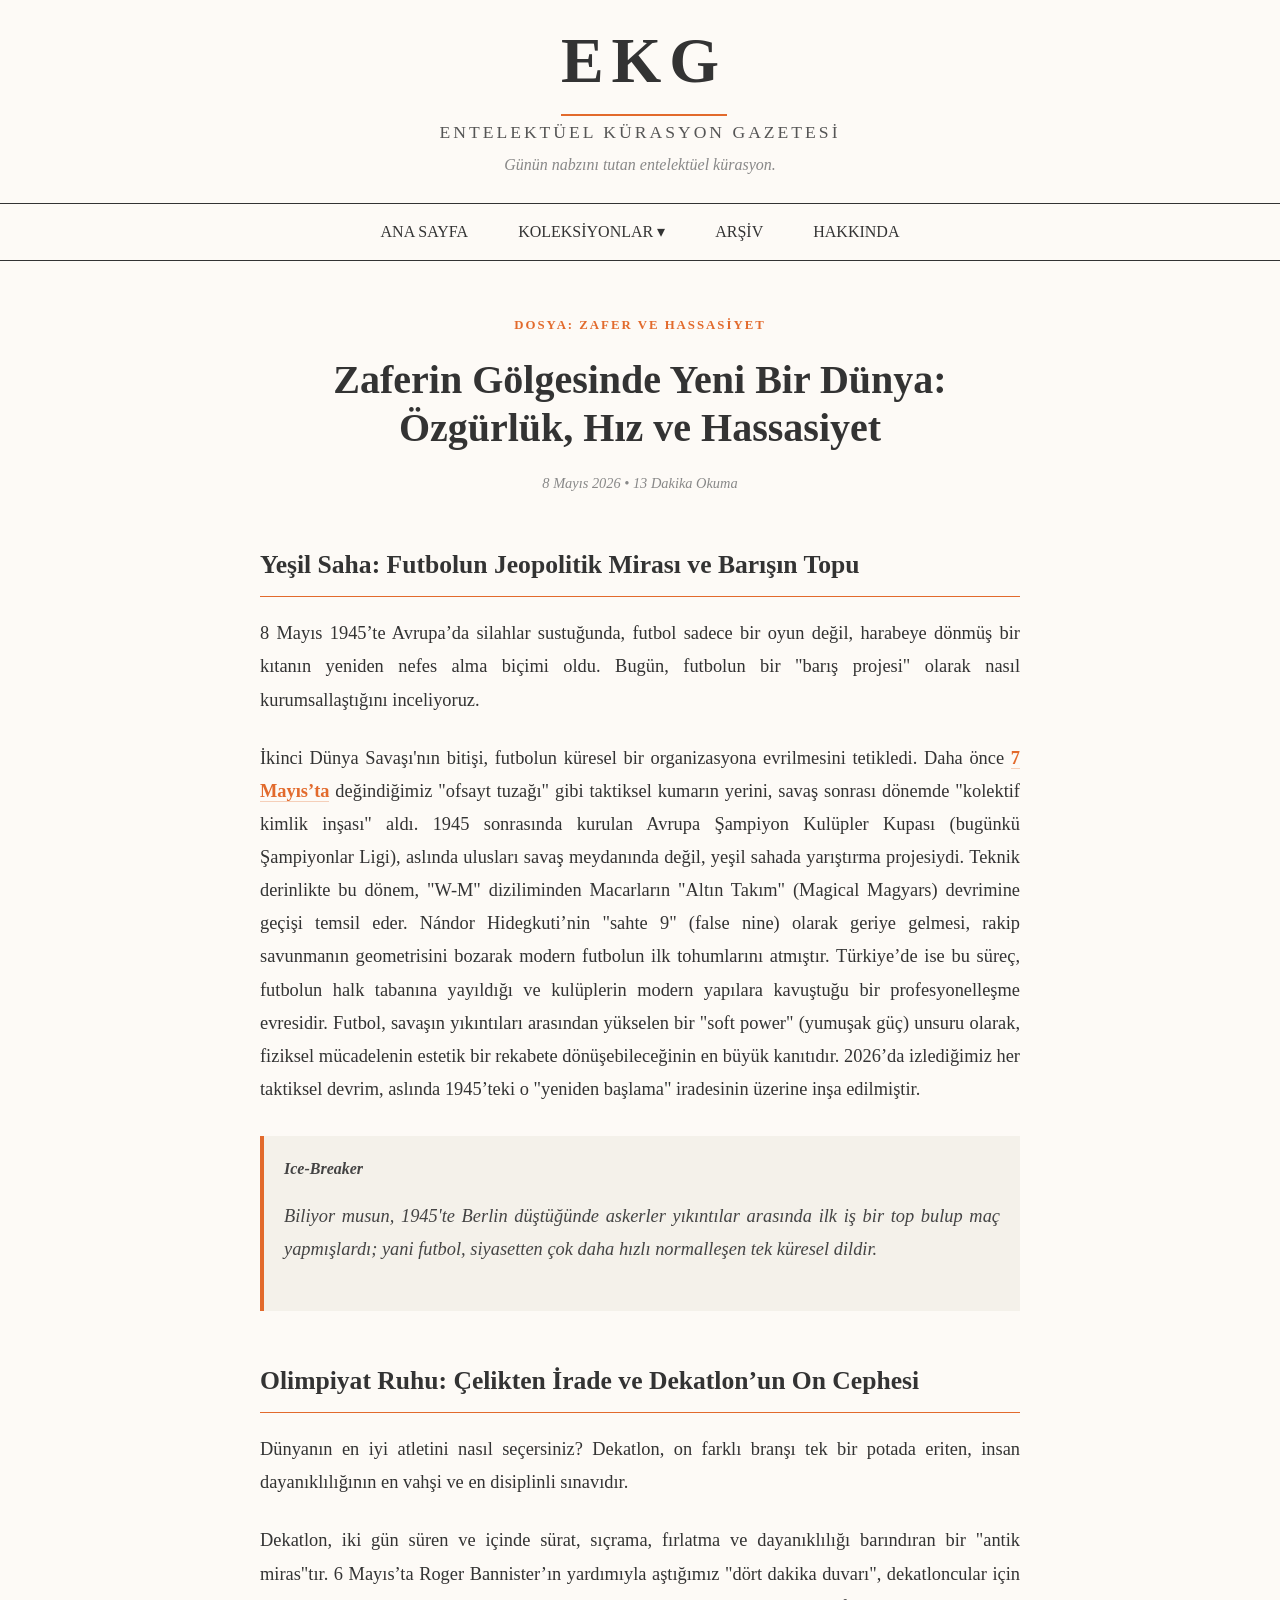
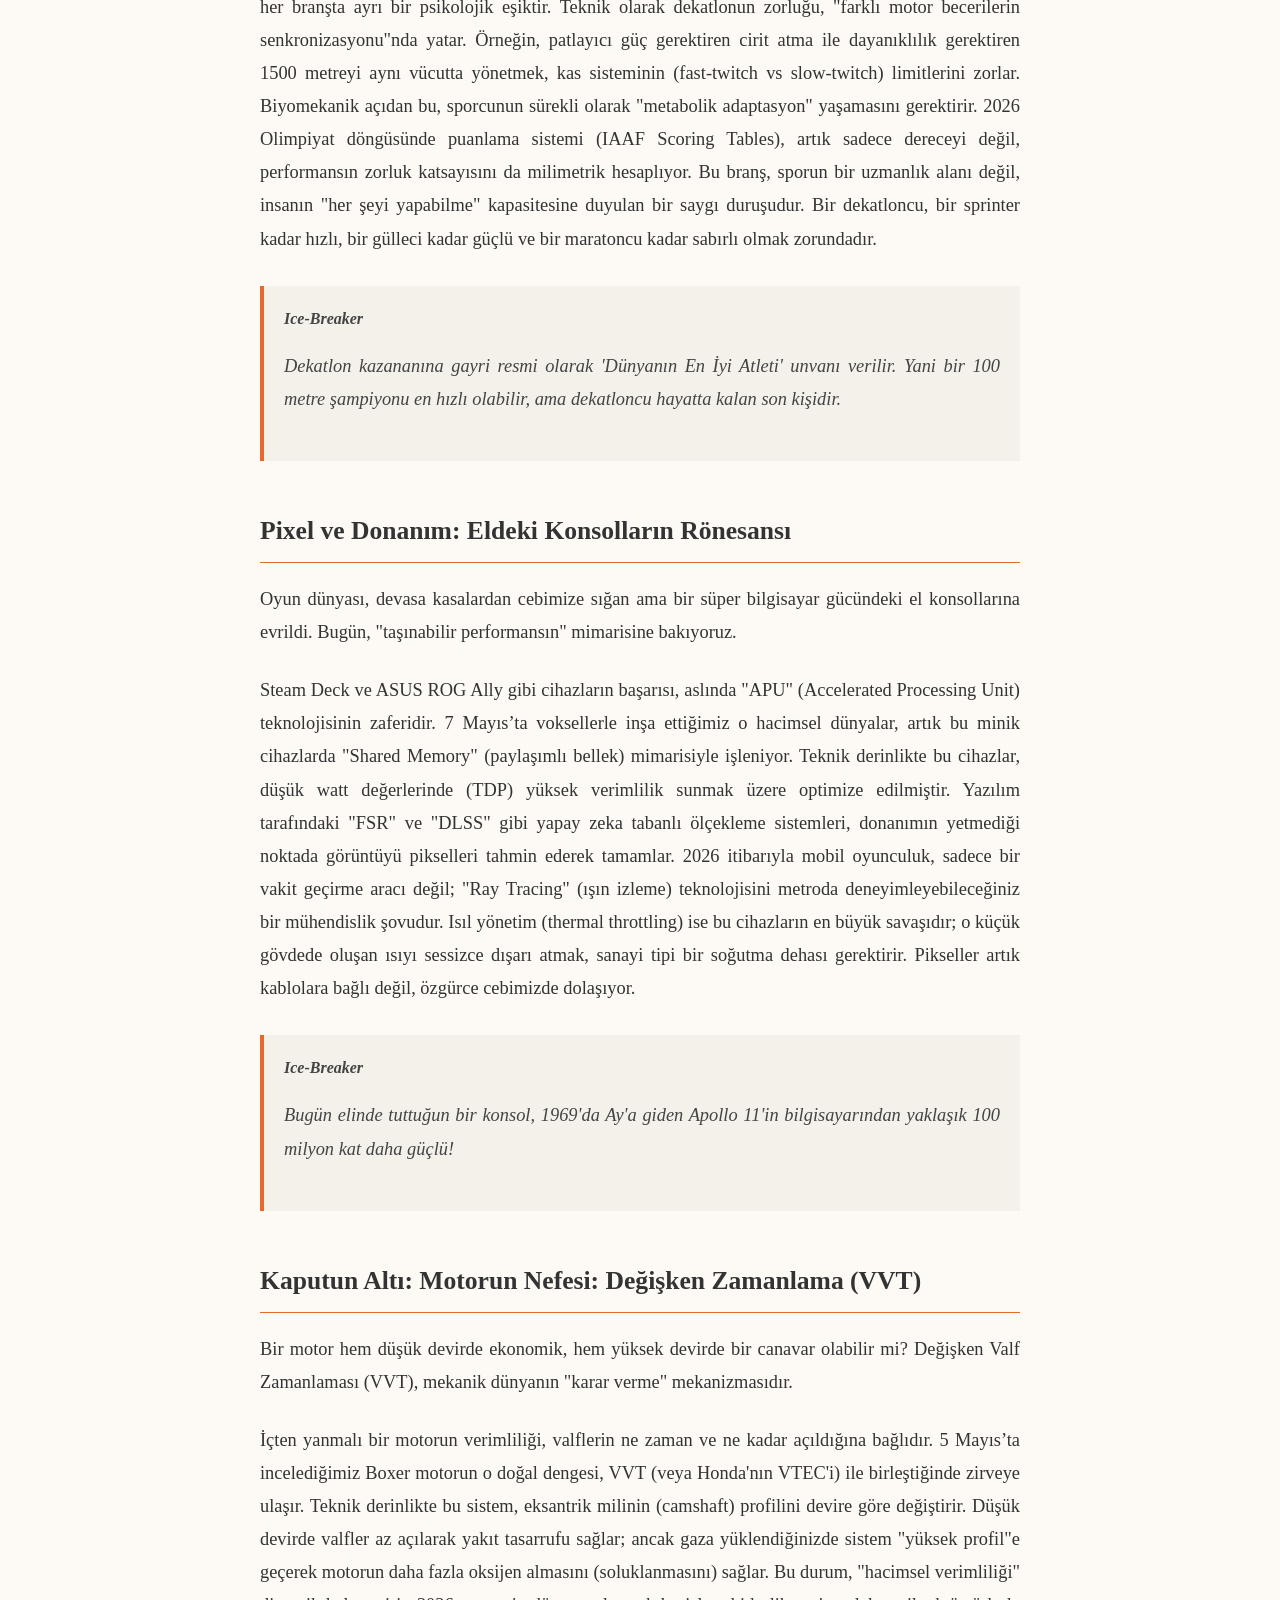
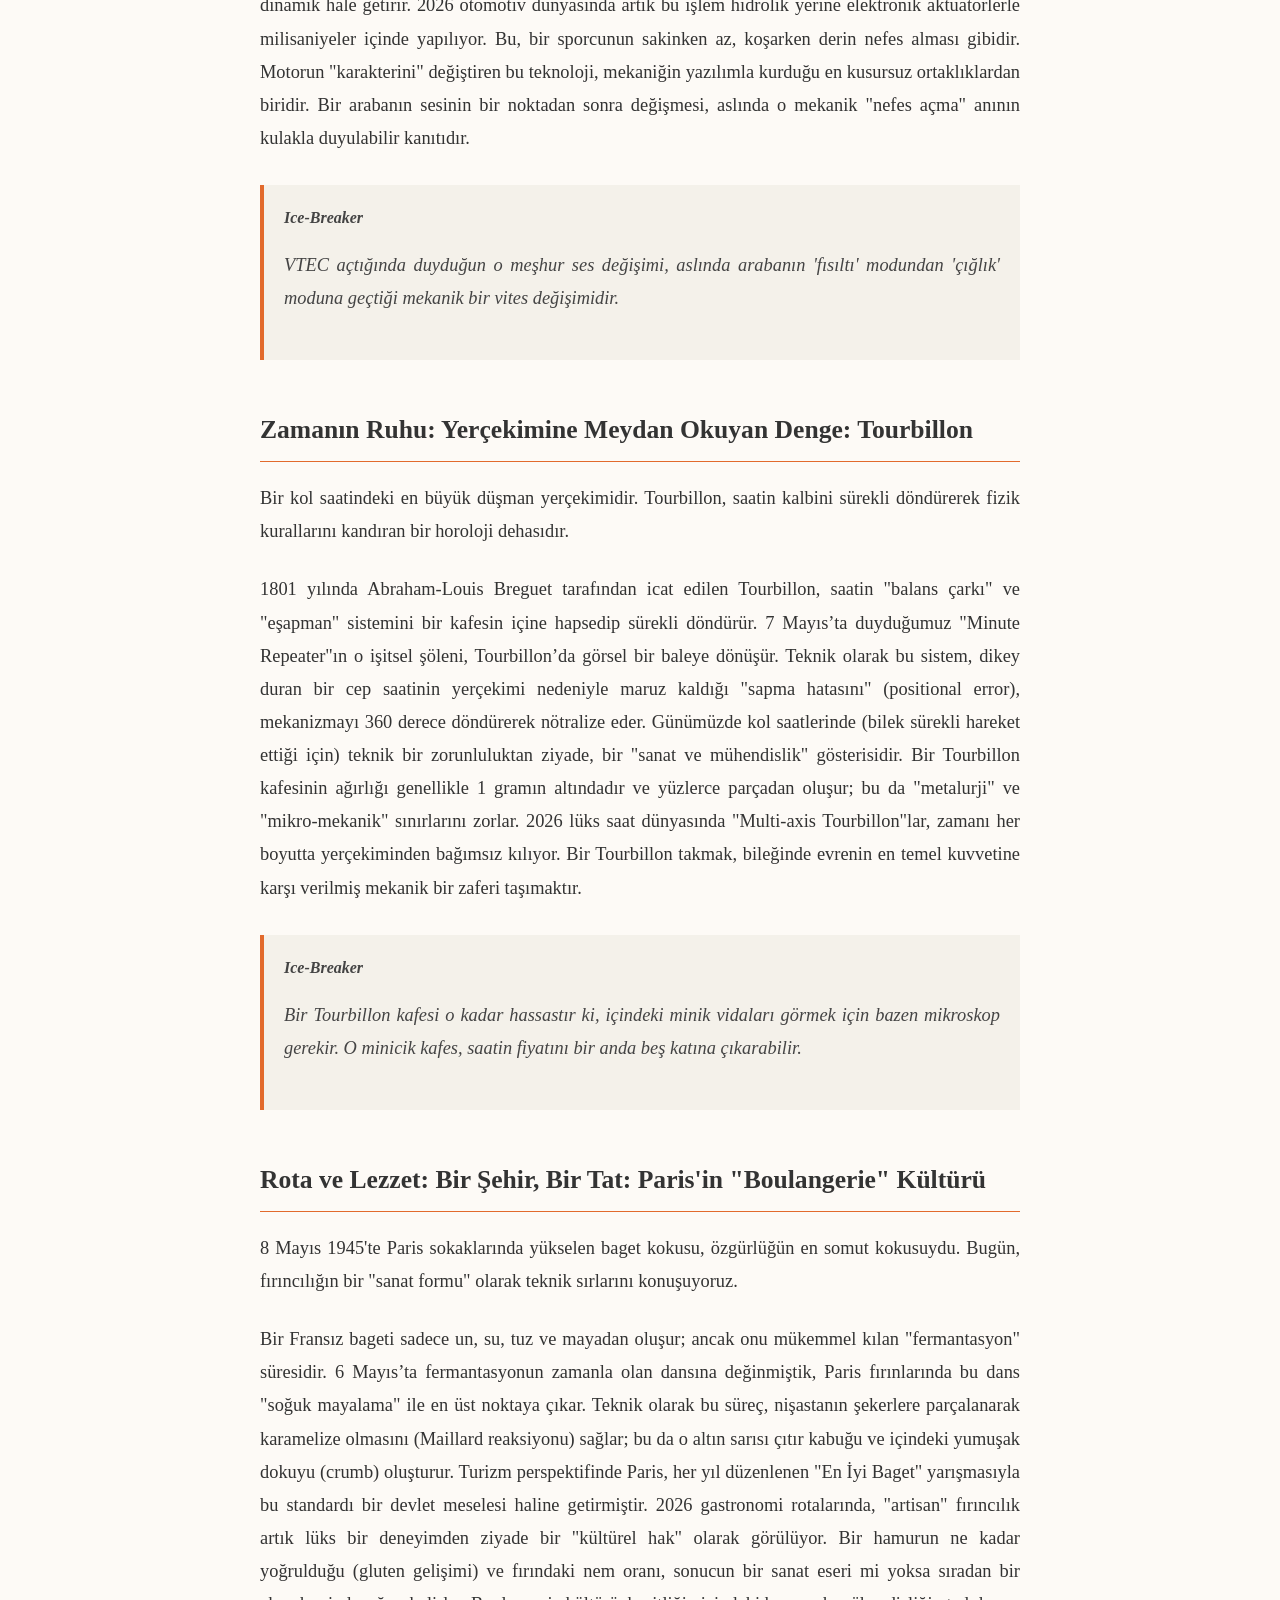
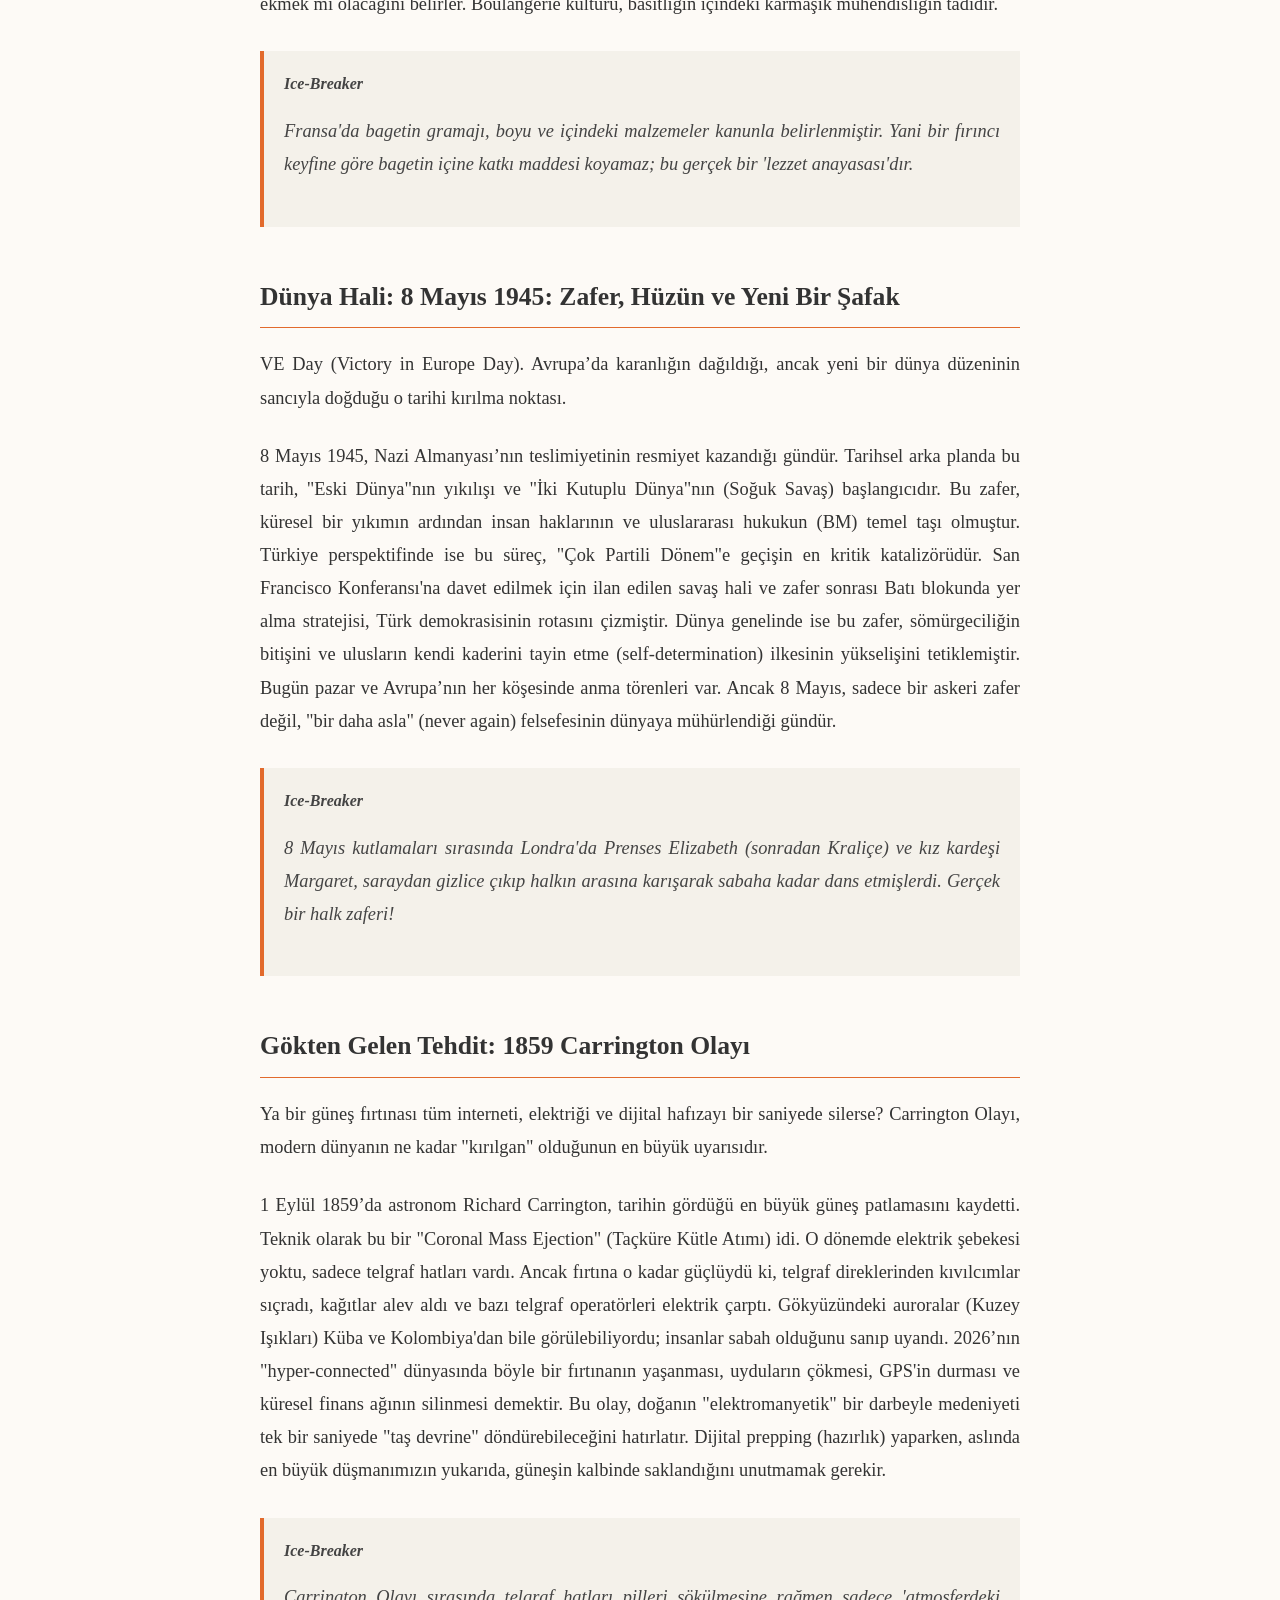
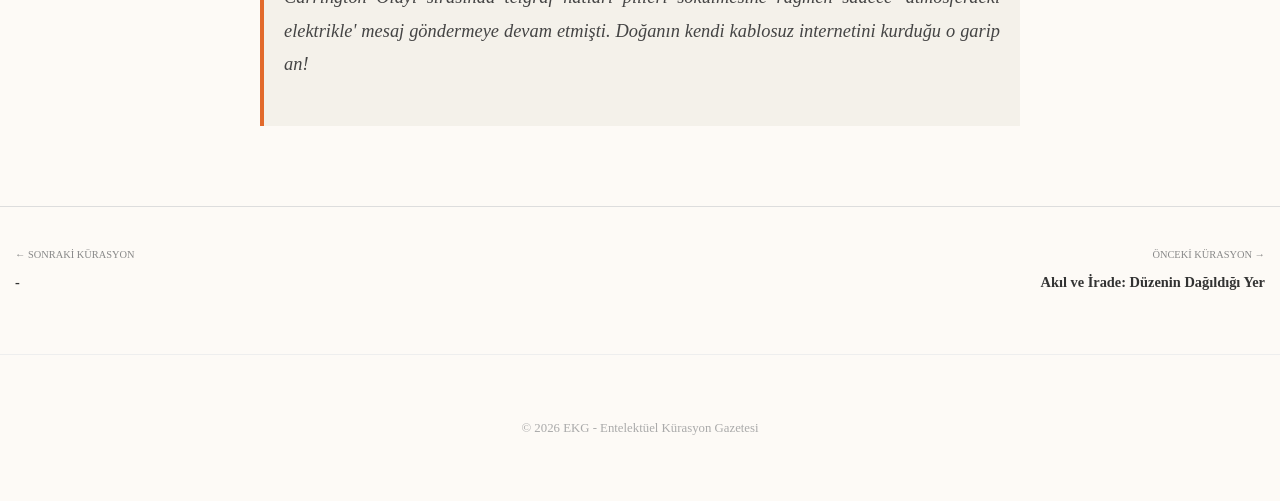
<file: yazilar/yazi-dokuz.html>
<!DOCTYPE html>
<html lang="tr">
<head>
    <meta charset="UTF-8">
    <meta name="viewport" content="width=device-width, initial-scale=1.0">
    <title>Akıl ve İrade | EKG</title>
    <link rel="stylesheet" href="../style.css"> </head>
<body>

    <header>
        <h1 class="site-title"><a href="../">EKG</a></h1>
        <h2 class="full-name">Entelektüel Kürasyon Gazetesi</h2>
        <p class="motto">Günün nabzını tutan entelektüel kürasyon.</p>
    </header>

    <nav class="main-nav">
        <div class="mobile-menu-btn" id="mobileMenuBtn">
            <span></span><span></span><span></span>
            <small>MENÜ</small>
        </div>
        <ul class="nav-list" id="navList">
            <li><a href="../">ANA SAYFA</a></li>
            <li class="dropdown">
                <a href="javascript:void(0)" class="dropbtn">KOLEKSİYONLAR ▾</a>
                <ul class="dropdown-content">
                    <li><a href="#">Haftasonu Rehberleri</a></li>
                    <li><a href="#">Araştırma Dosyaları</a></li>
                    <li><a href="#">Yazı Dizileri</a></li>
                    <li><a href="#">İncelemeler</a></li>
                </ul>
            </li>
            <li><a href="#">ARŞİV</a></li>
            <li><a href="../hakkinda.html">HAKKINDA</a></li>
        </ul>
    </nav>

    <main class="article-container">
        <header class="article-header">
            <span class="category-tag">Dosya: Zafer ve Hassasiyet</span>
            <h1>Zaferin Gölgesinde Yeni Bir Dünya: Özgürlük, Hız ve Hassasiyet</h1>
            <div class="article-meta">
                <span class="date">8 Mayıs 2026</span> • <span class="read-time">13 Dakika Okuma</span>
            </div>
        </header>

        

        <div class="article-body">
            
            <section>
                <h3>Yeşil Saha: Futbolun Jeopolitik Mirası ve Barışın Topu</h3>
                <p>8 Mayıs 1945’te Avrupa’da silahlar sustuğunda, futbol sadece bir oyun değil, harabeye dönmüş bir kıtanın yeniden nefes alma biçimi oldu. Bugün, futbolun bir "barış projesi" olarak nasıl kurumsallaştığını inceliyoruz.</p>
                <p>İkinci Dünya Savaşı'nın bitişi, futbolun küresel bir organizasyona evrilmesini tetikledi. Daha önce <a href="yazi-sekiz.html">7 Mayıs’ta</a> değindiğimiz "ofsayt tuzağı" gibi taktiksel kumarın yerini, savaş sonrası dönemde "kolektif kimlik inşası" aldı. 1945 sonrasında kurulan Avrupa Şampiyon Kulüpler Kupası (bugünkü Şampiyonlar Ligi), aslında ulusları savaş meydanında değil, yeşil sahada yarıştırma projesiydi. Teknik derinlikte bu dönem, "W-M" diziliminden Macarların "Altın Takım" (Magical Magyars) devrimine geçişi temsil eder. Nándor Hidegkuti’nin "sahte 9" (false nine) olarak geriye gelmesi, rakip savunmanın geometrisini bozarak modern futbolun ilk tohumlarını atmıştır. Türkiye’de ise bu süreç, futbolun halk tabanına yayıldığı ve kulüplerin modern yapılara kavuştuğu bir profesyonelleşme evresidir. Futbol, savaşın yıkıntıları arasından yükselen bir "soft power" (yumuşak güç) unsuru olarak, fiziksel mücadelenin estetik bir rekabete dönüşebileceğinin en büyük kanıtıdır. 2026’da izlediğimiz her taktiksel devrim, aslında 1945’teki o "yeniden başlama" iradesinin üzerine inşa edilmiştir.</p>
                
                <div class="ice-breaker-box">
                    <strong>Ice-Breaker</strong>
                    <p>Biliyor musun, 1945'te Berlin düştüğünde askerler yıkıntılar arasında ilk iş bir top bulup maç yapmışlardı; yani futbol, siyasetten çok daha hızlı normalleşen tek küresel dildir.</p>
                </div>
            </section>

            <section>
                <h3>Olimpiyat Ruhu: Çelikten İrade ve Dekatlon’un On Cephesi</h3>
                <p>Dünyanın en iyi atletini nasıl seçersiniz? Dekatlon, on farklı branşı tek bir potada eriten, insan dayanıklılığının en vahşi ve en disiplinli sınavıdır.</p>
                <p>Dekatlon, iki gün süren ve içinde sürat, sıçrama, fırlatma ve dayanıklılığı barındıran bir "antik miras"tır. 6 Mayıs’ta Roger Bannister’ın yardımıyla aştığımız "dört dakika duvarı", dekatloncular için her branşta ayrı bir psikolojik eşiktir. Teknik olarak dekatlonun zorluğu, "farklı motor becerilerin senkronizasyonu"nda yatar. Örneğin, patlayıcı güç gerektiren cirit atma ile dayanıklılık gerektiren 1500 metreyi aynı vücutta yönetmek, kas sisteminin (fast-twitch vs slow-twitch) limitlerini zorlar. Biyomekanik açıdan bu, sporcunun sürekli olarak "metabolik adaptasyon" yaşamasını gerektirir. 2026 Olimpiyat döngüsünde puanlama sistemi (IAAF Scoring Tables), artık sadece dereceyi değil, performansın zorluk katsayısını da milimetrik hesaplıyor. Bu branş, sporun bir uzmanlık alanı değil, insanın "her şeyi yapabilme" kapasitesine duyulan bir saygı duruşudur. Bir dekatloncu, bir sprinter kadar hızlı, bir gülleci kadar güçlü ve bir maratoncu kadar sabırlı olmak zorundadır.</p>
               
                <div class="ice-breaker-box">
                    <strong>Ice-Breaker</strong>
                    <p>Dekatlon kazananına gayri resmi olarak 'Dünyanın En İyi Atleti' unvanı verilir. Yani bir 100 metre şampiyonu en hızlı olabilir, ama dekatloncu hayatta kalan son kişidir.
                    </p>
                </div>
            </section>
            
            <section>
                <h3>Pixel ve Donanım: Eldeki Konsolların Rönesansı</h3>
                <p>Oyun dünyası, devasa kasalardan cebimize sığan ama bir süper bilgisayar gücündeki el konsollarına evrildi. Bugün, "taşınabilir performansın" mimarisine bakıyoruz.</p>
                <p>Steam Deck ve ASUS ROG Ally gibi cihazların başarısı, aslında "APU" (Accelerated Processing Unit) teknolojisinin zaferidir. 7 Mayıs’ta voksellerle inşa ettiğimiz o hacimsel dünyalar, artık bu minik cihazlarda "Shared Memory" (paylaşımlı bellek) mimarisiyle işleniyor. Teknik derinlikte bu cihazlar, düşük watt değerlerinde (TDP) yüksek verimlilik sunmak üzere optimize edilmiştir. Yazılım tarafındaki "FSR" ve "DLSS" gibi yapay zeka tabanlı ölçekleme sistemleri, donanımın yetmediği noktada görüntüyü pikselleri tahmin ederek tamamlar. 2026 itibarıyla mobil oyunculuk, sadece bir vakit geçirme aracı değil; "Ray Tracing" (ışın izleme) teknolojisini metroda deneyimleyebileceğiniz bir mühendislik şovudur. Isıl yönetim (thermal throttling) ise bu cihazların en büyük savaşıdır; o küçük gövdede oluşan ısıyı sessizce dışarı atmak, sanayi tipi bir soğutma dehası gerektirir. Pikseller artık kablolara bağlı değil, özgürce cebimizde dolaşıyor.</p>
    
                <div class="ice-breaker-box">
                    <strong>Ice-Breaker</strong>
                    <p>Bugün elinde tuttuğun bir konsol, 1969'da Ay'a giden Apollo 11'in bilgisayarından yaklaşık 100 milyon kat daha güçlü!</p>
                </div>
            </section>
            <section>
                <h3>Kaputun Altı: Motorun Nefesi: Değişken Zamanlama (VVT)</h3>
                <p>Bir motor hem düşük devirde ekonomik, hem yüksek devirde bir canavar olabilir mi? Değişken Valf Zamanlaması (VVT), mekanik dünyanın "karar verme" mekanizmasıdır.</p>
                <p>İçten yanmalı bir motorun verimliliği, valflerin ne zaman ve ne kadar açıldığına bağlıdır. 5 Mayıs’ta incelediğimiz Boxer motorun o doğal dengesi, VVT (veya Honda'nın VTEC'i) ile birleştiğinde zirveye ulaşır. Teknik derinlikte bu sistem, eksantrik milinin (camshaft) profilini devire göre değiştirir. Düşük devirde valfler az açılarak yakıt tasarrufu sağlar; ancak gaza yüklendiğinizde sistem "yüksek profil"e geçerek motorun daha fazla oksijen almasını (soluklanmasını) sağlar. Bu durum, "hacimsel verimliliği" dinamik hale getirir. 2026 otomotiv dünyasında artık bu işlem hidrolik yerine elektronik aktüatörlerle milisaniyeler içinde yapılıyor. Bu, bir sporcunun sakinken az, koşarken derin nefes alması gibidir. Motorun "karakterini" değiştiren bu teknoloji, mekaniğin yazılımla kurduğu en kusursuz ortaklıklardan biridir. Bir arabanın sesinin bir noktadan sonra değişmesi, aslında o mekanik "nefes açma" anının kulakla duyulabilir kanıtıdır.</p>
    
                <div class="ice-breaker-box">
                    <strong>Ice-Breaker</strong>
                    <p>VTEC açtığında duyduğun o meşhur ses değişimi, aslında arabanın 'fısıltı' modundan 'çığlık' moduna geçtiği mekanik bir vites değişimidir.</p>
                </div>
            </section>
            
            <section>
                <h3>Zamanın Ruhu: Yerçekimine Meydan Okuyan Denge: Tourbillon</h3>
                <p>Bir kol saatindeki en büyük düşman yerçekimidir. Tourbillon, saatin kalbini sürekli döndürerek fizik kurallarını kandıran bir horoloji dehasıdır.</p>
                <p>1801 yılında Abraham-Louis Breguet tarafından icat edilen Tourbillon, saatin "balans çarkı" ve "eşapman" sistemini bir kafesin içine hapsedip sürekli döndürür. 7 Mayıs’ta duyduğumuz "Minute Repeater"ın o işitsel şöleni, Tourbillon’da görsel bir baleye dönüşür. Teknik olarak bu sistem, dikey duran bir cep saatinin yerçekimi nedeniyle maruz kaldığı "sapma hatasını" (positional error), mekanizmayı 360 derece döndürerek nötralize eder. Günümüzde kol saatlerinde (bilek sürekli hareket ettiği için) teknik bir zorunluluktan ziyade, bir "sanat ve mühendislik" gösterisidir. Bir Tourbillon kafesinin ağırlığı genellikle 1 gramın altındadır ve yüzlerce parçadan oluşur; bu da "metalurji" ve "mikro-mekanik" sınırlarını zorlar. 2026 lüks saat dünyasında "Multi-axis Tourbillon"lar, zamanı her boyutta yerçekiminden bağımsız kılıyor. Bir Tourbillon takmak, bileğinde evrenin en temel kuvvetine karşı verilmiş mekanik bir zaferi taşımaktır.</p>                
    
                <div class="ice-breaker-box">
                    <strong>Ice-Breaker</strong>
                    <p>Bir Tourbillon kafesi o kadar hassastır ki, içindeki minik vidaları görmek için bazen mikroskop gerekir. O minicik kafes, saatin fiyatını bir anda beş katına çıkarabilir.</p>
                </div>
            </section>
            
            <section>
                <h3>Rota ve Lezzet: Bir Şehir, Bir Tat: Paris'in "Boulangerie" Kültürü</h3>
                <p>8 Mayıs 1945'te Paris sokaklarında yükselen baget kokusu, özgürlüğün en somut kokusuydu. Bugün, fırıncılığın bir "sanat formu" olarak teknik sırlarını konuşuyoruz.</p>
                <p>Bir Fransız bageti sadece un, su, tuz ve mayadan oluşur; ancak onu mükemmel kılan "fermantasyon" süresidir. 6 Mayıs’ta fermantasyonun zamanla olan dansına değinmiştik, Paris fırınlarında bu dans "soğuk mayalama" ile en üst noktaya çıkar. Teknik olarak bu süreç, nişastanın şekerlere parçalanarak karamelize olmasını (Maillard reaksiyonu) sağlar; bu da o altın sarısı çıtır kabuğu ve içindeki yumuşak dokuyu (crumb) oluşturur. Turizm perspektifinde Paris, her yıl düzenlenen "En İyi Baget" yarışmasıyla bu standardı bir devlet meselesi haline getirmiştir. 2026 gastronomi rotalarında, "artisan" fırıncılık artık lüks bir deneyimden ziyade bir "kültürel hak" olarak görülüyor. Bir hamurun ne kadar yoğrulduğu (gluten gelişimi) ve fırındaki nem oranı, sonucun bir sanat eseri mi yoksa sıradan bir ekmek mi olacağını belirler. Boulangerie kültürü, basitliğin içindeki karmaşık mühendisliğin tadıdır.</p>
    
                <div class="ice-breaker-box">
                    <strong>Ice-Breaker</strong>
                    <p>Fransa'da bagetin gramajı, boyu ve içindeki malzemeler kanunla belirlenmiştir. Yani bir fırıncı keyfine göre bagetin içine katkı maddesi koyamaz; bu gerçek bir 'lezzet anayasası'dır.</p>
                </div>
            </section>
            
            <section>
                <h3>Dünya Hali: 8 Mayıs 1945: Zafer, Hüzün ve Yeni Bir Şafak</h3>
                <p>VE Day (Victory in Europe Day). Avrupa’da karanlığın dağıldığı, ancak yeni bir dünya düzeninin sancıyla doğduğu o tarihi kırılma noktası.</p>
                <p>8 Mayıs 1945, Nazi Almanyası’nın teslimiyetinin resmiyet kazandığı gündür. Tarihsel arka planda bu tarih, "Eski Dünya"nın yıkılışı ve "İki Kutuplu Dünya"nın (Soğuk Savaş) başlangıcıdır. Bu zafer, küresel bir yıkımın ardından insan haklarının ve uluslararası hukukun (BM) temel taşı olmuştur. Türkiye perspektifinde ise bu süreç, "Çok Partili Dönem"e geçişin en kritik katalizörüdür. San Francisco Konferansı'na davet edilmek için ilan edilen savaş hali ve zafer sonrası Batı blokunda yer alma stratejisi, Türk demokrasisinin rotasını çizmiştir. Dünya genelinde ise bu zafer, sömürgeciliğin bitişini ve ulusların kendi kaderini tayin etme (self-determination) ilkesinin yükselişini tetiklemiştir. Bugün pazar ve Avrupa’nın her köşesinde anma törenleri var. Ancak 8 Mayıs, sadece bir askeri zafer değil, "bir daha asla" (never again) felsefesinin dünyaya mühürlendiği gündür.</p>
    
                <div class="ice-breaker-box">
                    <strong>Ice-Breaker</strong>
                    <p>8 Mayıs kutlamaları sırasında Londra'da Prenses Elizabeth (sonradan Kraliçe) ve kız kardeşi Margaret, saraydan gizlice çıkıp halkın arasına karışarak sabaha kadar dans etmişlerdi. Gerçek bir halk zaferi!</p>
                </div>
            </section>

            <section class="ekg-surprise">
                <h3>Gökten Gelen Tehdit: 1859 Carrington Olayı</h3>
                <p>Ya bir güneş fırtınası tüm interneti, elektriği ve dijital hafızayı bir saniyede silerse? Carrington Olayı, modern dünyanın ne kadar "kırılgan" olduğunun en büyük uyarısıdır.</p>
                <p>1 Eylül 1859’da astronom Richard Carrington, tarihin gördüğü en büyük güneş patlamasını kaydetti. Teknik olarak bu bir "Coronal Mass Ejection" (Taçküre Kütle Atımı) idi. O dönemde elektrik şebekesi yoktu, sadece telgraf hatları vardı. Ancak fırtına o kadar güçlüydü ki, telgraf direklerinden kıvılcımlar sıçradı, kağıtlar alev aldı ve bazı telgraf operatörleri elektrik çarptı. Gökyüzündeki auroralar (Kuzey Işıkları) Küba ve Kolombiya'dan bile görülebiliyordu; insanlar sabah olduğunu sanıp uyandı. 2026’nın "hyper-connected" dünyasında böyle bir fırtınanın yaşanması, uyduların çökmesi, GPS'in durması ve küresel finans ağının silinmesi demektir. Bu olay, doğanın "elektromanyetik" bir darbeyle medeniyeti tek bir saniyede "taş devrine" döndürebileceğini hatırlatır. Dijital prepping (hazırlık) yaparken, aslında en büyük düşmanımızın yukarıda, güneşin kalbinde saklandığını unutmamak gerekir.</p>

                <div class="ice-breaker-box">
                    <strong>Ice-Breaker</strong>
                    <p>Carrington Olayı sırasında telgraf hatları pilleri sökülmesine rağmen sadece 'atmosferdeki elektrikle' mesaj göndermeye devam etmişti. Doğanın kendi kablosuz internetini kurduğu o garip an!</p>
                </div>
            </section>

        </div>
    </main>
    
    <nav class="post-navigation">
        <a href="yazi-dokuz.html" class="nav-link nav-next">
            <span class="nav-label">← Sonraki Kürasyon</span>
            <span class="nav-title">-</span>
        </a>

        <a href="yazi-sekiz.html" class="nav-link nav-prev">
            <span class="nav-label">Önceki Kürasyon →</span>
            <span class="nav-title">Akıl ve İrade: Düzenin Dağıldığı Yer</span>
        </a>
    </nav>


    <footer>
        <p>&copy; 2026 EKG - Entelektüel Kürasyon Gazetesi</p>
    </footer>

    <script src="../script.js"></script>
</body>
</html>
</file>
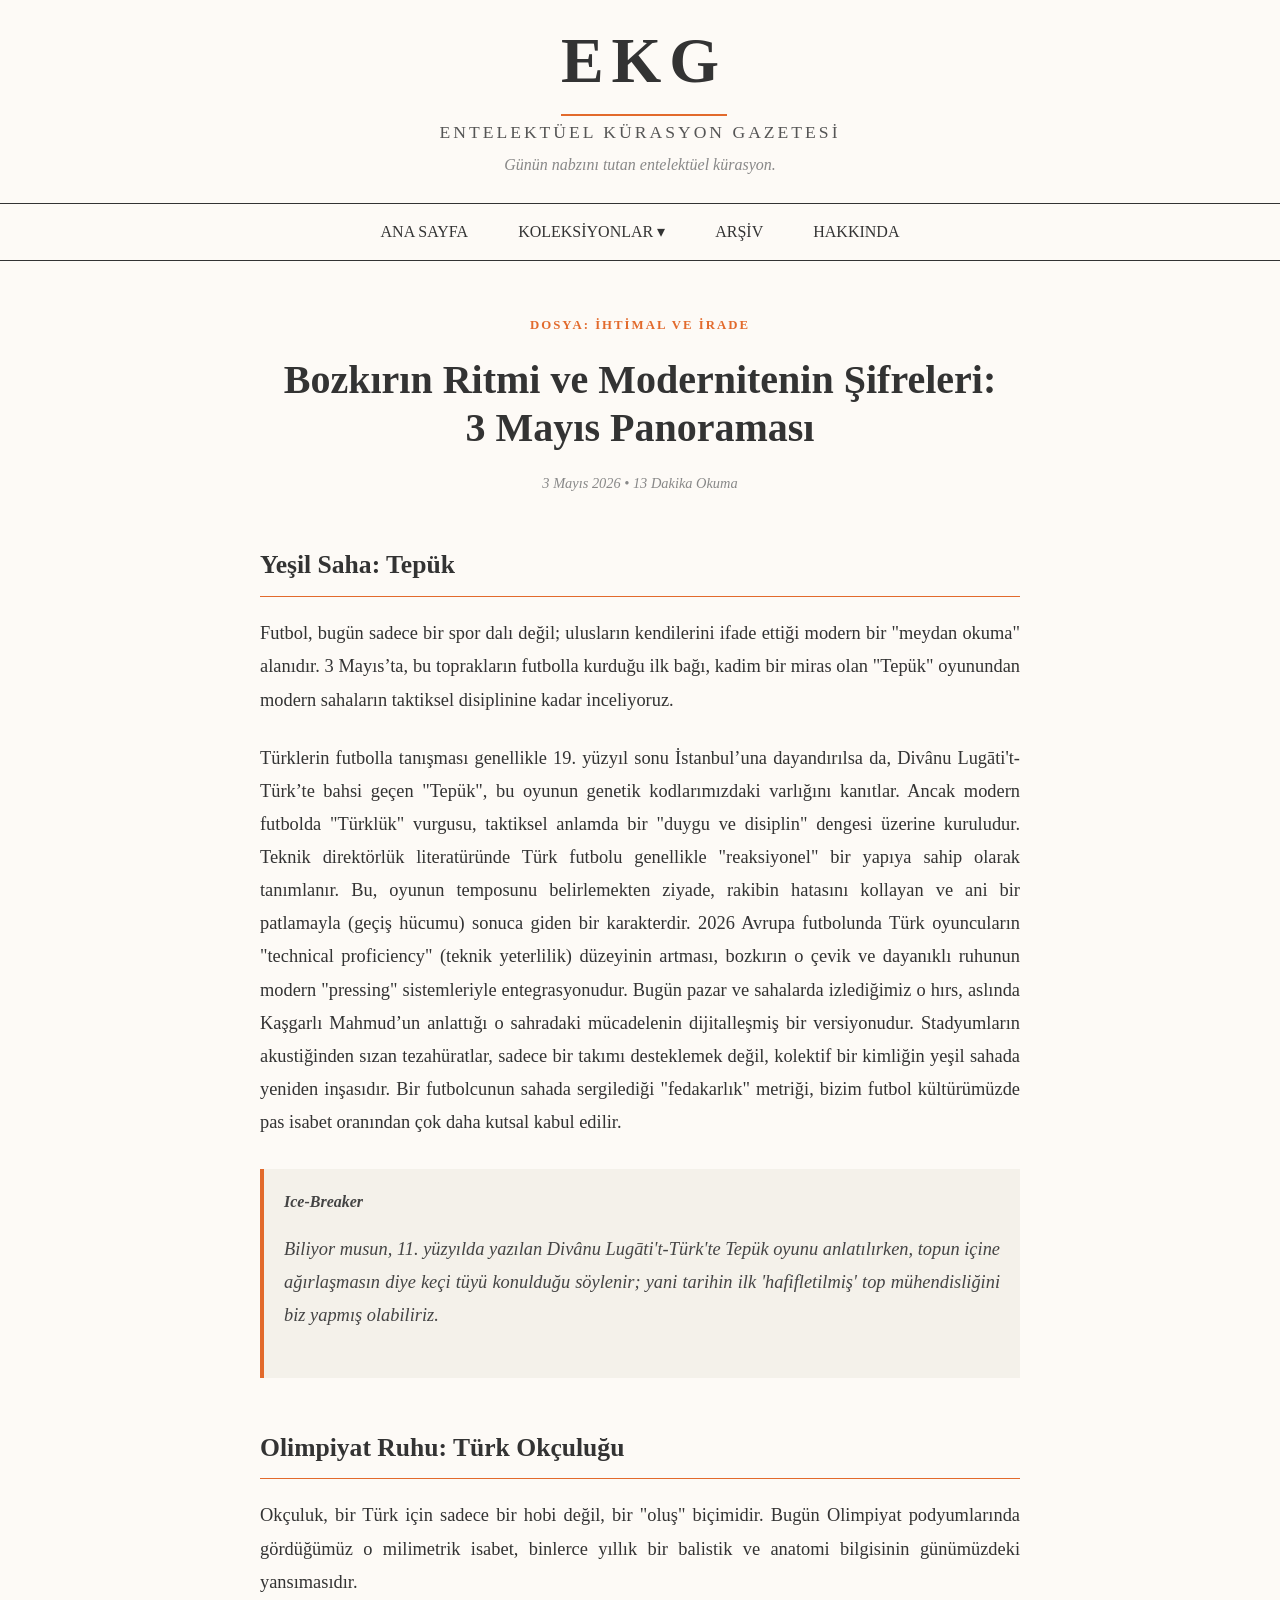
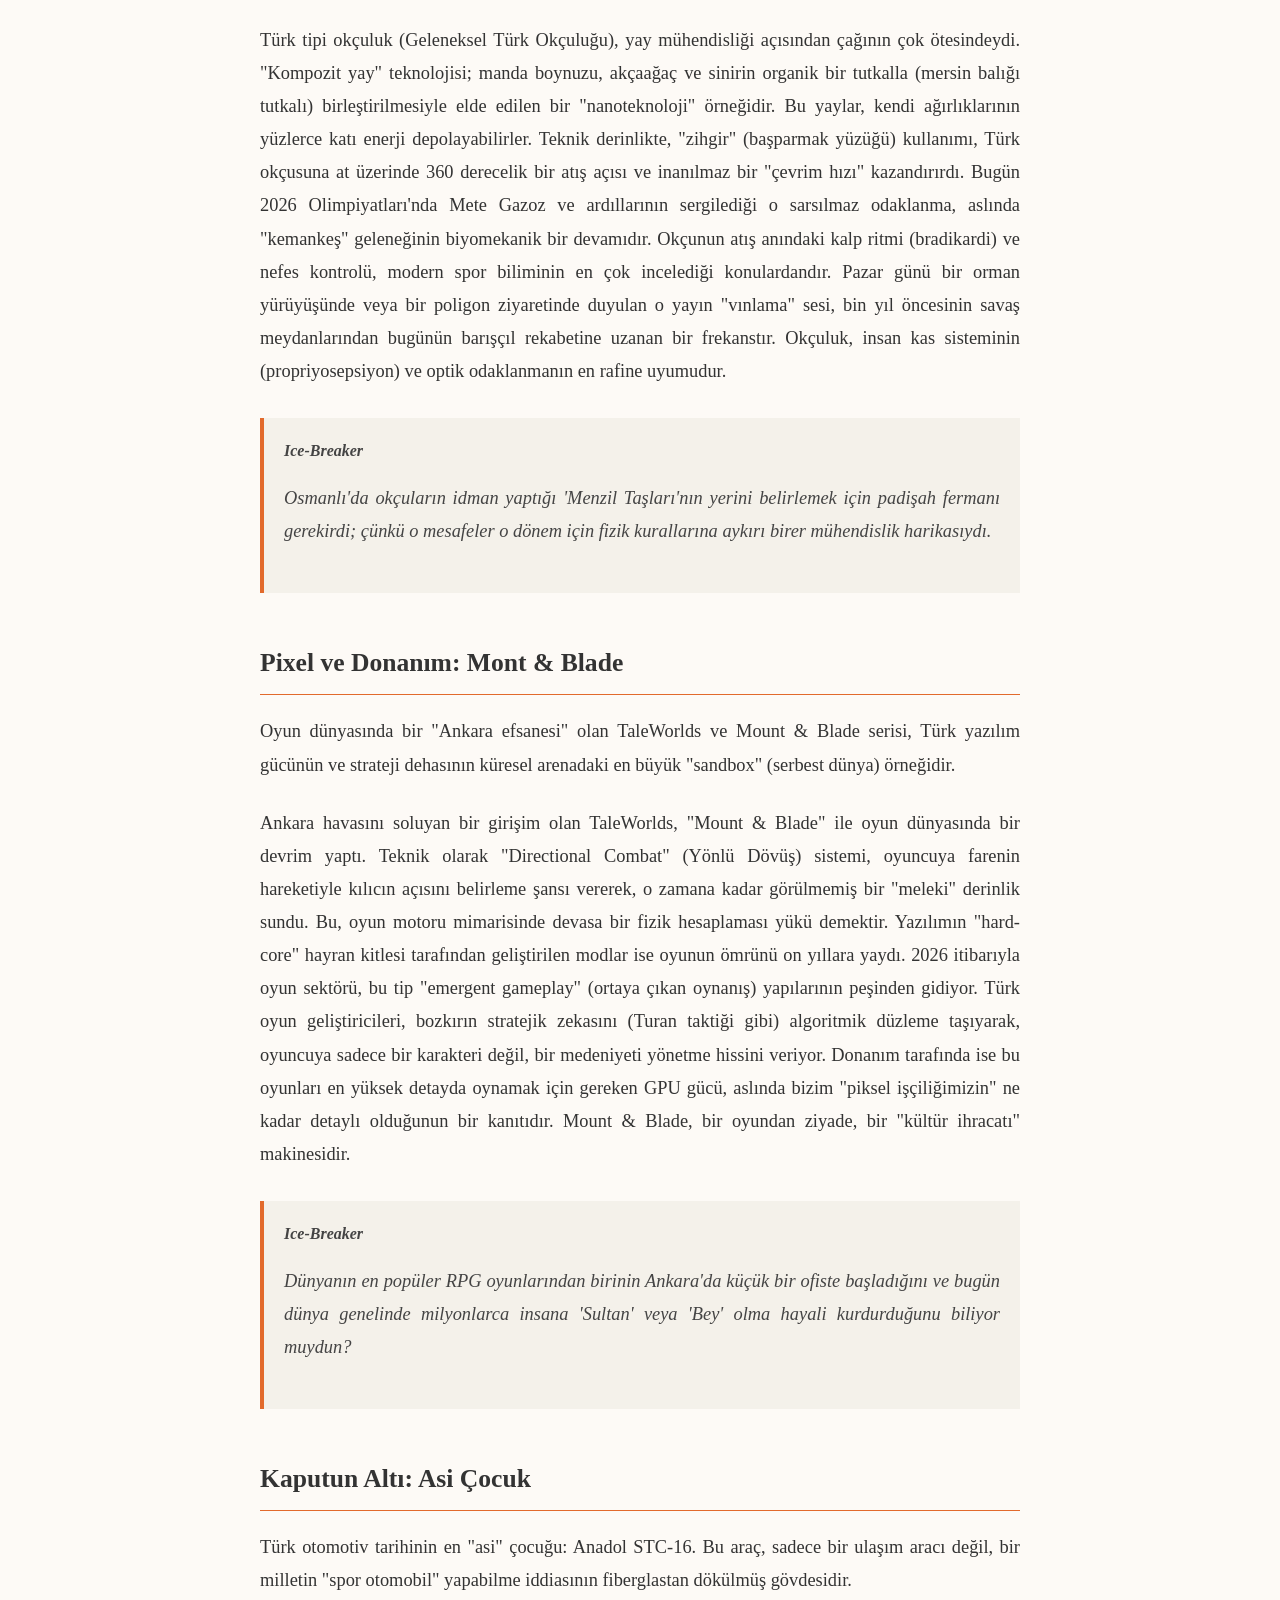
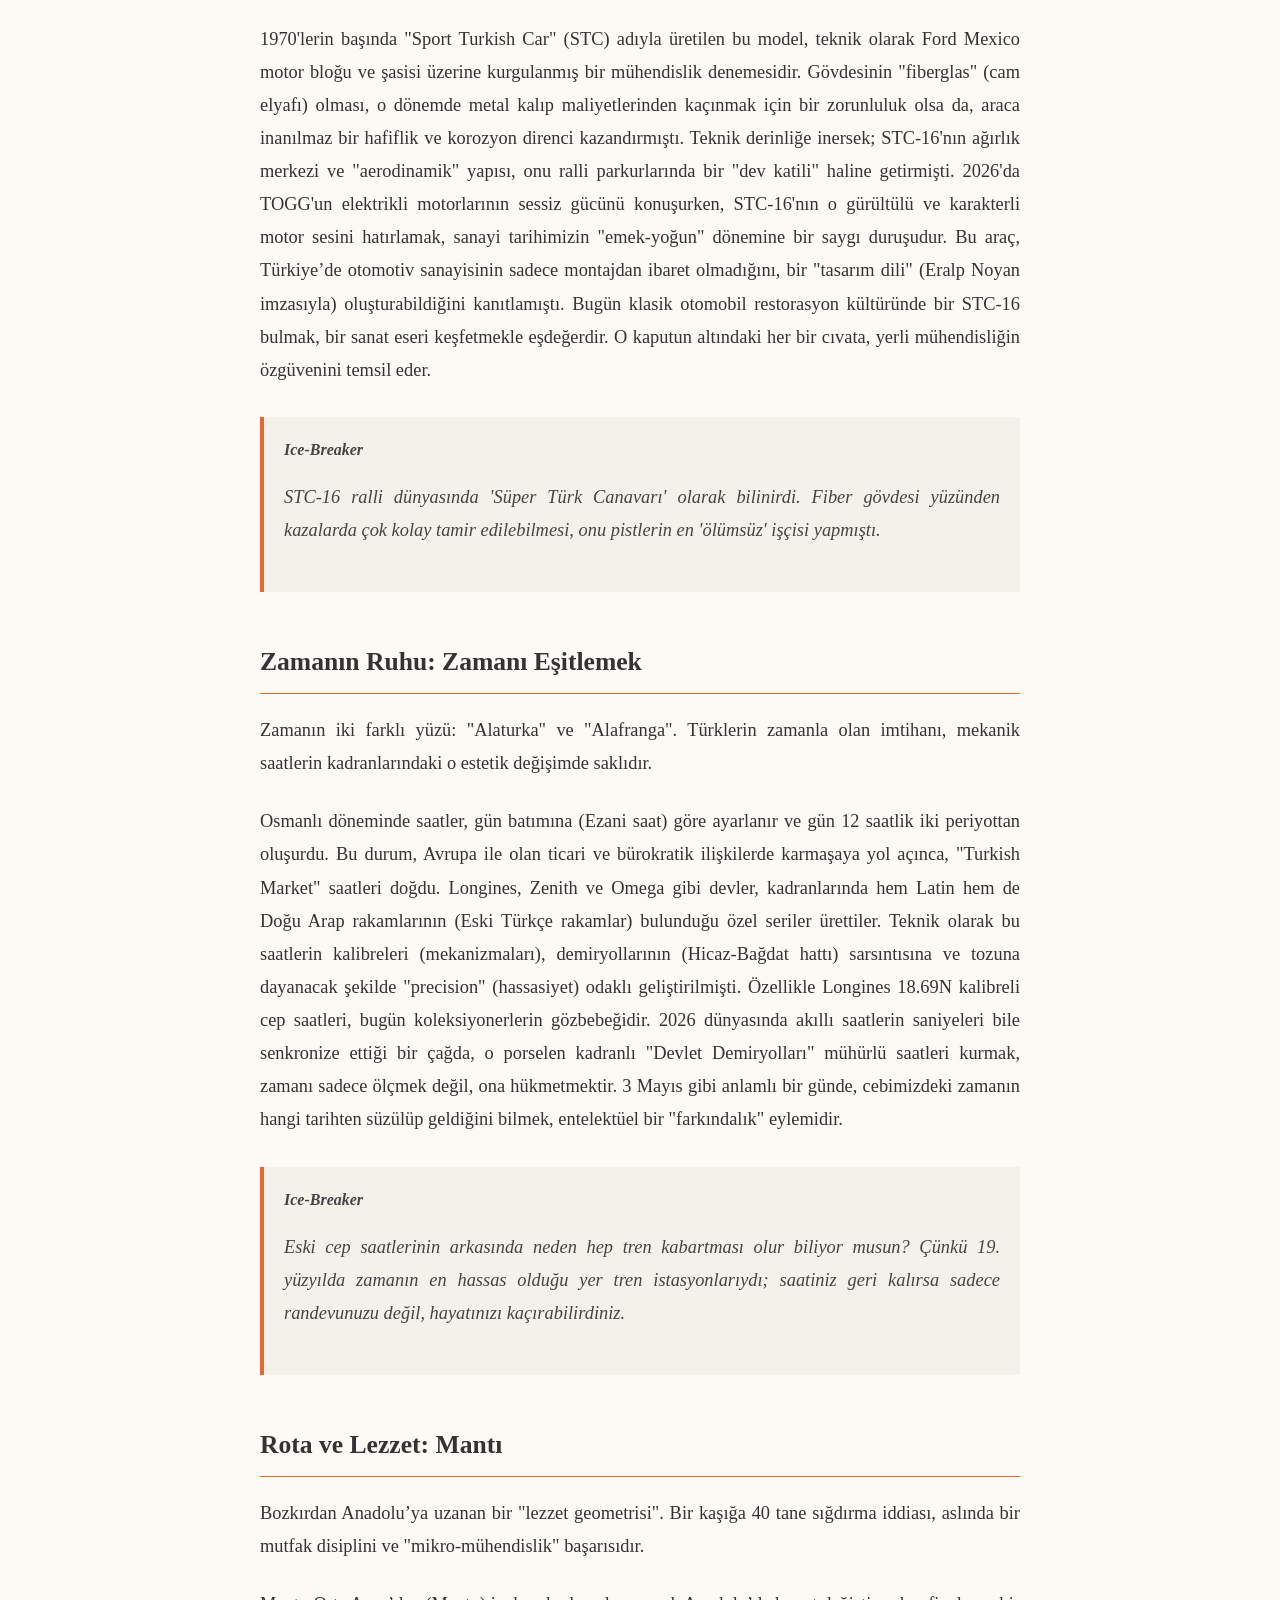
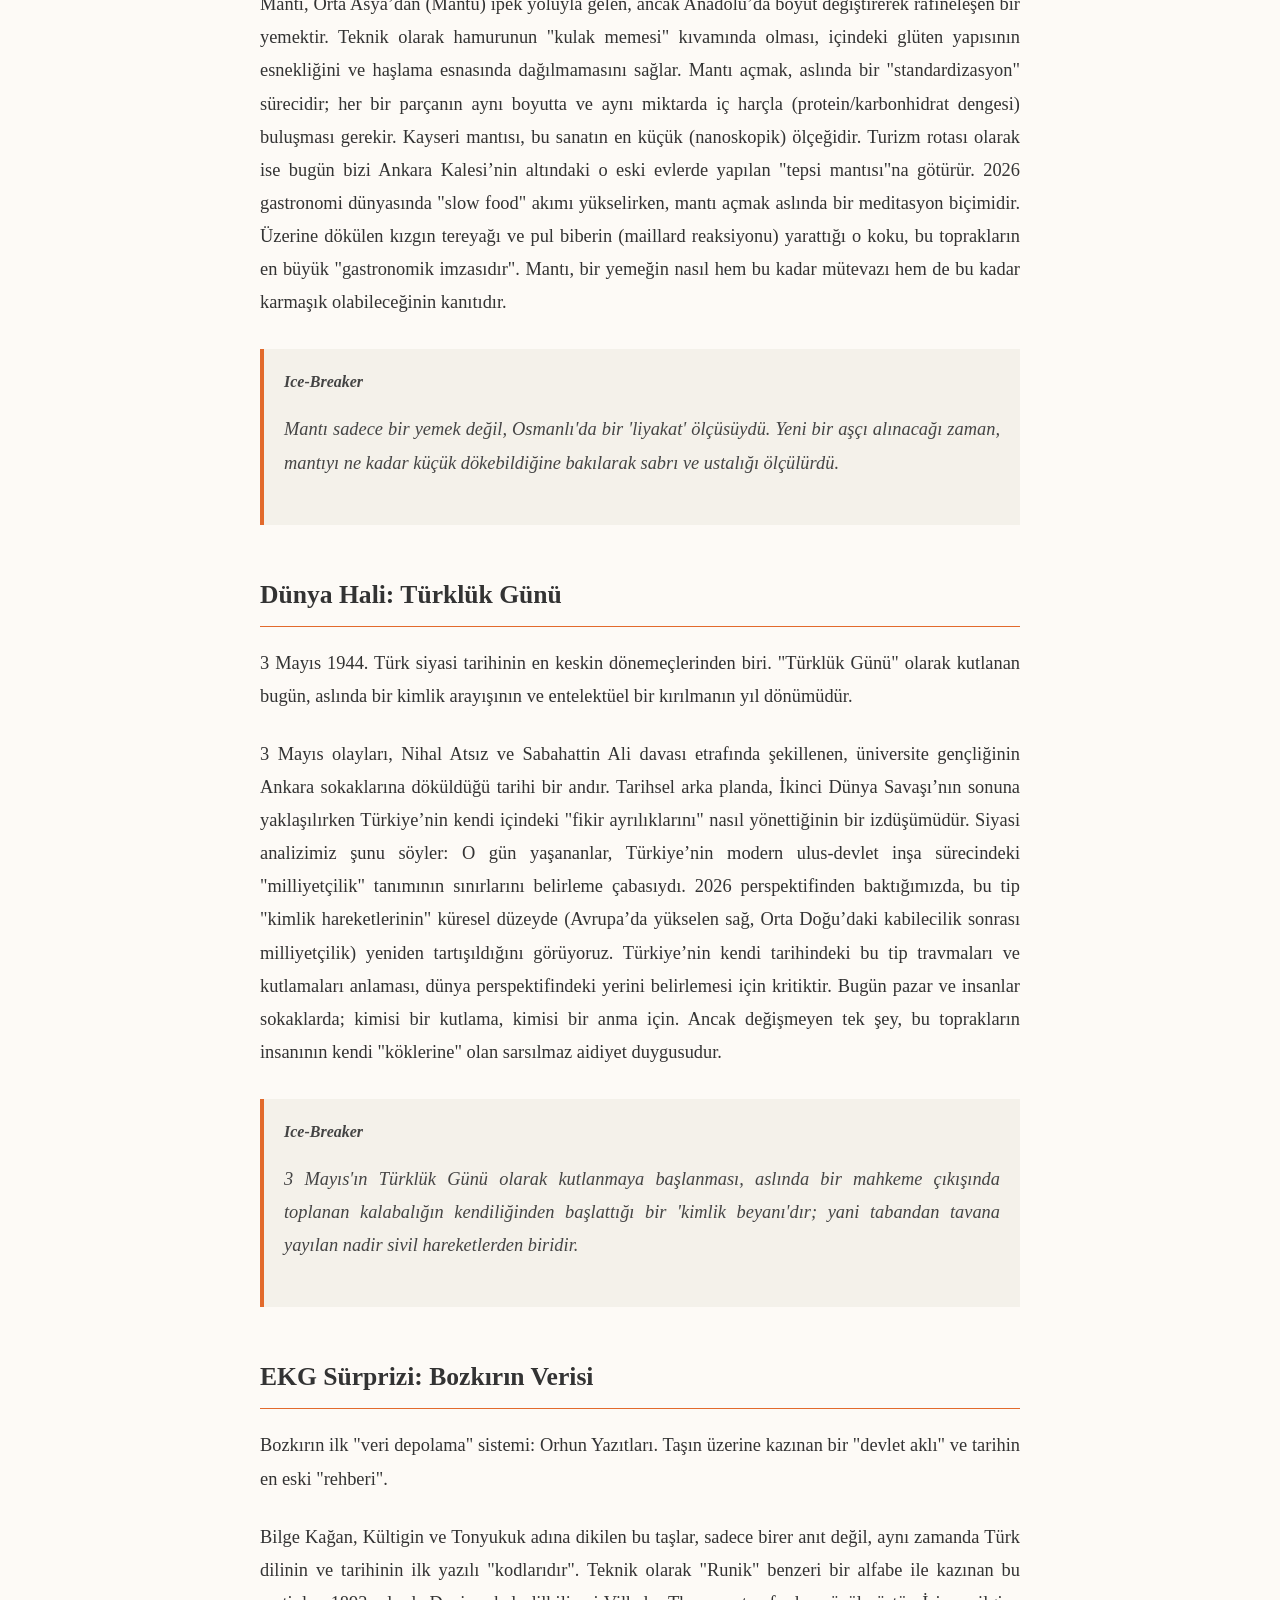
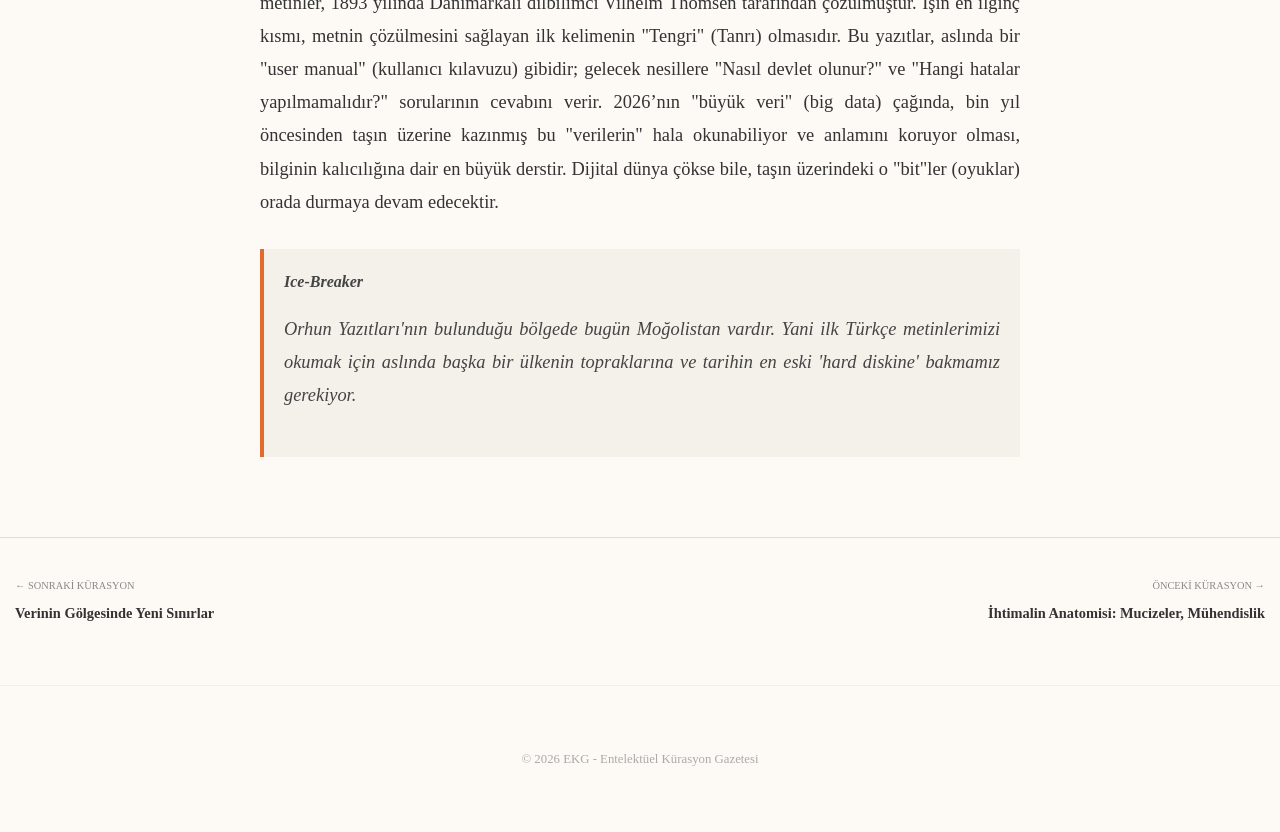
<file: yazilar/yazi-dort.html>
<!DOCTYPE html>
<html lang="tr">
<head>
    <meta charset="UTF-8">
    <meta name="viewport" content="width=device-width, initial-scale=1.0">
    <title>Bozkırın Ritmi ve Modernite | EKG</title>
    <link rel="stylesheet" href="../style.css"> </head>
<body>

    <header>
        <h1 class="site-title"><a href="../index.html">EKG</a></h1>
        <h2 class="full-name">Entelektüel Kürasyon Gazetesi</h2>
        <p class="motto">Günün nabzını tutan entelektüel kürasyon.</p>
    </header>

    <nav class="main-nav">
        <div class="mobile-menu-btn" id="mobileMenuBtn">
            <span></span><span></span><span></span>
            <small>MENÜ</small>
        </div>
        <ul class="nav-list" id="navList">
            <li><a href="../index.html">ANA SAYFA</a></li>
            <li class="dropdown">
                <a href="javascript:void(0)" class="dropbtn">KOLEKSİYONLAR ▾</a>
                <ul class="dropdown-content">
                    <li><a href="#">Haftasonu Rehberleri</a></li>
                    <li><a href="#">Araştırma Dosyaları</a></li>
                    <li><a href="#">Yazı Dizileri</a></li>
                    <li><a href="#">İncelemeler</a></li>
                </ul>
            </li>
            <li><a href="#">ARŞİV</a></li>
            <li><a href="../hakkinda.html">HAKKINDA</a></li>
        </ul>
    </nav>

    <main class="article-container">
        <header class="article-header">
            <span class="category-tag">Dosya: İhtimal ve İrade</span>
            <h1>Bozkırın Ritmi ve Modernitenin Şifreleri: 3 Mayıs Panoraması</h1>
            <div class="article-meta">
                <span class="date">3 Mayıs 2026</span> • <span class="read-time">13 Dakika Okuma</span>
            </div>
        </header>

        

        <div class="article-body">
            
            <section>
                <h3>Yeşil Saha: Tepük</h3>
                <p>Futbol, bugün sadece bir spor dalı değil; ulusların kendilerini ifade ettiği modern bir "meydan okuma" alanıdır. 3 Mayıs’ta, bu toprakların futbolla kurduğu ilk bağı, kadim bir miras olan "Tepük" oyunundan modern sahaların taktiksel disiplinine kadar inceliyoruz.</p>
                <p>Türklerin futbolla tanışması genellikle 19. yüzyıl sonu İstanbul’una dayandırılsa da, Divânu Lugāti't-Türk’te bahsi geçen "Tepük", bu oyunun genetik kodlarımızdaki varlığını kanıtlar. Ancak modern futbolda "Türklük" vurgusu, taktiksel anlamda bir "duygu ve disiplin" dengesi üzerine kuruludur. Teknik direktörlük literatüründe Türk futbolu genellikle "reaksiyonel" bir yapıya sahip olarak tanımlanır. Bu, oyunun temposunu belirlemekten ziyade, rakibin hatasını kollayan ve ani bir patlamayla (geçiş hücumu) sonuca giden bir karakterdir. 2026 Avrupa futbolunda Türk oyuncuların "technical proficiency" (teknik yeterlilik) düzeyinin artması, bozkırın o çevik ve dayanıklı ruhunun modern "pressing" sistemleriyle entegrasyonudur. Bugün pazar ve sahalarda izlediğimiz o hırs, aslında Kaşgarlı Mahmud’un anlattığı o sahradaki mücadelenin dijitalleşmiş bir versiyonudur. Stadyumların akustiğinden sızan tezahüratlar, sadece bir takımı desteklemek değil, kolektif bir kimliğin yeşil sahada yeniden inşasıdır. Bir futbolcunun sahada sergilediği "fedakarlık" metriği, bizim futbol kültürümüzde pas isabet oranından çok daha kutsal kabul edilir.</p>
                
                <div class="ice-breaker-box">
                    <strong>Ice-Breaker</strong>
                    <p>Biliyor musun, 11. yüzyılda yazılan Divânu Lugāti't-Türk'te Tepük oyunu anlatılırken, topun içine ağırlaşmasın diye keçi tüyü konulduğu söylenir; yani tarihin ilk 'hafifletilmiş' top mühendisliğini biz yapmış olabiliriz.</p>
                </div>
            </section>

            <section>
                <h3>Olimpiyat Ruhu: Türk Okçuluğu</h3>
                <p>Okçuluk, bir Türk için sadece bir hobi değil, bir "oluş" biçimidir. Bugün Olimpiyat podyumlarında gördüğümüz o milimetrik isabet, binlerce yıllık bir balistik ve anatomi bilgisinin günümüzdeki yansımasıdır.</p>
                <p>Türk tipi okçuluk (Geleneksel Türk Okçuluğu), yay mühendisliği açısından çağının çok ötesindeydi. "Kompozit yay" teknolojisi; manda boynuzu, akçaağaç ve sinirin organik bir tutkalla (mersin balığı tutkalı) birleştirilmesiyle elde edilen bir "nanoteknoloji" örneğidir. Bu yaylar, kendi ağırlıklarının yüzlerce katı enerji depolayabilirler. Teknik derinlikte, "zihgir" (başparmak yüzüğü) kullanımı, Türk okçusuna at üzerinde 360 derecelik bir atış açısı ve inanılmaz bir "çevrim hızı" kazandırırdı. Bugün 2026 Olimpiyatları'nda Mete Gazoz ve ardıllarının sergilediği o sarsılmaz odaklanma, aslında "kemankeş" geleneğinin biyomekanik bir devamıdır. Okçunun atış anındaki kalp ritmi (bradikardi) ve nefes kontrolü, modern spor biliminin en çok incelediği konulardandır. Pazar günü bir orman yürüyüşünde veya bir poligon ziyaretinde duyulan o yayın "vınlama" sesi, bin yıl öncesinin savaş meydanlarından bugünün barışçıl rekabetine uzanan bir frekanstır. Okçuluk, insan kas sisteminin (propriyosepsiyon) ve optik odaklanmanın en rafine uyumudur.</p>
               
                <div class="ice-breaker-box">
                    <strong>Ice-Breaker</strong>
                    <p>Osmanlı'da okçuların idman yaptığı 'Menzil Taşları'nın yerini belirlemek için padişah fermanı gerekirdi; çünkü o mesafeler o dönem için fizik kurallarına aykırı birer mühendislik harikasıydı.</p>
                </div>
            </section>
            
            <section>
                <h3>Pixel ve Donanım: Mont & Blade</h3>
                <p>Oyun dünyasında bir "Ankara efsanesi" olan TaleWorlds ve Mount & Blade serisi, Türk yazılım gücünün ve strateji dehasının küresel arenadaki en büyük "sandbox" (serbest dünya) örneğidir.</p>
                <p>Ankara havasını soluyan bir girişim olan TaleWorlds, "Mount & Blade" ile oyun dünyasında bir devrim yaptı. Teknik olarak "Directional Combat" (Yönlü Dövüş) sistemi, oyuncuya farenin hareketiyle kılıcın açısını belirleme şansı vererek, o zamana kadar görülmemiş bir "meleki" derinlik sundu. Bu, oyun motoru mimarisinde devasa bir fizik hesaplaması yükü demektir. Yazılımın "hard-core" hayran kitlesi tarafından geliştirilen modlar ise oyunun ömrünü on yıllara yaydı. 2026 itibarıyla oyun sektörü, bu tip "emergent gameplay" (ortaya çıkan oynanış) yapılarının peşinden gidiyor. Türk oyun geliştiricileri, bozkırın stratejik zekasını (Turan taktiği gibi) algoritmik düzleme taşıyarak, oyuncuya sadece bir karakteri değil, bir medeniyeti yönetme hissini veriyor. Donanım tarafında ise bu oyunları en yüksek detayda oynamak için gereken GPU gücü, aslında bizim "piksel işçiliğimizin" ne kadar detaylı olduğunun bir kanıtıdır. Mount & Blade, bir oyundan ziyade, bir "kültür ihracatı" makinesidir.</p>
    
                <div class="ice-breaker-box">
                    <strong>Ice-Breaker</strong>
                    <p>Dünyanın en popüler RPG oyunlarından birinin Ankara'da küçük bir ofiste başladığını ve bugün dünya genelinde milyonlarca insana 'Sultan' veya 'Bey' olma hayali kurdurduğunu biliyor muydun?</p>
                </div>
            </section>
            <section>
                <h3>Kaputun Altı: Asi Çocuk</h3>
                <p>Türk otomotiv tarihinin en "asi" çocuğu: Anadol STC-16. Bu araç, sadece bir ulaşım aracı değil, bir milletin "spor otomobil" yapabilme iddiasının fiberglastan dökülmüş gövdesidir.</p>
                <p>1970'lerin başında "Sport Turkish Car" (STC) adıyla üretilen bu model, teknik olarak Ford Mexico motor bloğu ve şasisi üzerine kurgulanmış bir mühendislik denemesidir. Gövdesinin "fiberglas" (cam elyafı) olması, o dönemde metal kalıp maliyetlerinden kaçınmak için bir zorunluluk olsa da, araca inanılmaz bir hafiflik ve korozyon direnci kazandırmıştı. Teknik derinliğe inersek; STC-16'nın ağırlık merkezi ve "aerodinamik" yapısı, onu ralli parkurlarında bir "dev katili" haline getirmişti. 2026'da TOGG'un elektrikli motorlarının sessiz gücünü konuşurken, STC-16'nın o gürültülü ve karakterli motor sesini hatırlamak, sanayi tarihimizin "emek-yoğun" dönemine bir saygı duruşudur. Bu araç, Türkiye’de otomotiv sanayisinin sadece montajdan ibaret olmadığını, bir "tasarım dili" (Eralp Noyan imzasıyla) oluşturabildiğini kanıtlamıştı. Bugün klasik otomobil restorasyon kültüründe bir STC-16 bulmak, bir sanat eseri keşfetmekle eşdeğerdir. O kaputun altındaki her bir cıvata, yerli mühendisliğin özgüvenini temsil eder.</p>
    
                <div class="ice-breaker-box">
                    <strong>Ice-Breaker</strong>
                    <p>STC-16 ralli dünyasında 'Süper Türk Canavarı' olarak bilinirdi. Fiber gövdesi yüzünden kazalarda çok kolay tamir edilebilmesi, onu pistlerin en 'ölümsüz' işçisi yapmıştı.</p>
                </div>
            </section>
            
            <section>
                <h3>Zamanın Ruhu: Zamanı Eşitlemek</h3>
                <p>Zamanın iki farklı yüzü: "Alaturka" ve "Alafranga". Türklerin zamanla olan imtihanı, mekanik saatlerin kadranlarındaki o estetik değişimde saklıdır.</p>
                <p>Osmanlı döneminde saatler, gün batımına (Ezani saat) göre ayarlanır ve gün 12 saatlik iki periyottan oluşurdu. Bu durum, Avrupa ile olan ticari ve bürokratik ilişkilerde karmaşaya yol açınca, "Turkish Market" saatleri doğdu. Longines, Zenith ve Omega gibi devler, kadranlarında hem Latin hem de Doğu Arap rakamlarının (Eski Türkçe rakamlar) bulunduğu özel seriler ürettiler. Teknik olarak bu saatlerin kalibreleri (mekanizmaları), demiryollarının (Hicaz-Bağdat hattı) sarsıntısına ve tozuna dayanacak şekilde "precision" (hassasiyet) odaklı geliştirilmişti. Özellikle Longines 18.69N kalibreli cep saatleri, bugün koleksiyonerlerin gözbebeğidir. 2026 dünyasında akıllı saatlerin saniyeleri bile senkronize ettiği bir çağda, o porselen kadranlı "Devlet Demiryolları" mühürlü saatleri kurmak, zamanı sadece ölçmek değil, ona hükmetmektir. 3 Mayıs gibi anlamlı bir günde, cebimizdeki zamanın hangi tarihten süzülüp geldiğini bilmek, entelektüel bir "farkındalık" eylemidir.</p>                
    
                <div class="ice-breaker-box">
                    <strong>Ice-Breaker</strong>
                    <p>Eski cep saatlerinin arkasında neden hep tren kabartması olur biliyor musun? Çünkü 19. yüzyılda zamanın en hassas olduğu yer tren istasyonlarıydı; saatiniz geri kalırsa sadece randevunuzu değil, hayatınızı kaçırabilirdiniz.</p>
                </div>
            </section>
            
            <section>
                <h3>Rota ve Lezzet: Mantı</h3>
                <p>Bozkırdan Anadolu’ya uzanan bir "lezzet geometrisi". Bir kaşığa 40 tane sığdırma iddiası, aslında bir mutfak disiplini ve "mikro-mühendislik" başarısıdır.</p>
                <p>Mantı, Orta Asya’dan (Mantu) ipek yoluyla gelen, ancak Anadolu’da boyut değiştirerek rafineleşen bir yemektir. Teknik olarak hamurunun "kulak memesi" kıvamında olması, içindeki glüten yapısının esnekliğini ve haşlama esnasında dağılmamasını sağlar. Mantı açmak, aslında bir "standardizasyon" sürecidir; her bir parçanın aynı boyutta ve aynı miktarda iç harçla (protein/karbonhidrat dengesi) buluşması gerekir. Kayseri mantısı, bu sanatın en küçük (nanoskopik) ölçeğidir. Turizm rotası olarak ise bugün bizi Ankara Kalesi’nin altındaki o eski evlerde yapılan "tepsi mantısı"na götürür. 2026 gastronomi dünyasında "slow food" akımı yükselirken, mantı açmak aslında bir meditasyon biçimidir. Üzerine dökülen kızgın tereyağı ve pul biberin (maillard reaksiyonu) yarattığı o koku, bu toprakların en büyük "gastronomik imzasıdır". Mantı, bir yemeğin nasıl hem bu kadar mütevazı hem de bu kadar karmaşık olabileceğinin kanıtıdır.</p>
    
                <div class="ice-breaker-box">
                    <strong>Ice-Breaker</strong>
                    <p>Mantı sadece bir yemek değil, Osmanlı'da bir 'liyakat' ölçüsüydü. Yeni bir aşçı alınacağı zaman, mantıyı ne kadar küçük dökebildiğine bakılarak sabrı ve ustalığı ölçülürdü.</p>
                </div>
            </section>
            
            <section>
                <h3>Dünya Hali: Türklük Günü</h3>
                <p>3 Mayıs 1944. Türk siyasi tarihinin en keskin dönemeçlerinden biri. "Türklük Günü" olarak kutlanan bugün, aslında bir kimlik arayışının ve entelektüel bir kırılmanın yıl dönümüdür.</p>
                <p>3 Mayıs olayları, Nihal Atsız ve Sabahattin Ali davası etrafında şekillenen, üniversite gençliğinin Ankara sokaklarına döküldüğü tarihi bir andır. Tarihsel arka planda, İkinci Dünya Savaşı’nın sonuna yaklaşılırken Türkiye’nin kendi içindeki "fikir ayrılıklarını" nasıl yönettiğinin bir izdüşümüdür. Siyasi analizimiz şunu söyler: O gün yaşananlar, Türkiye’nin modern ulus-devlet inşa sürecindeki "milliyetçilik" tanımının sınırlarını belirleme çabasıydı. 2026 perspektifinden baktığımızda, bu tip "kimlik hareketlerinin" küresel düzeyde (Avrupa’da yükselen sağ, Orta Doğu’daki kabilecilik sonrası milliyetçilik) yeniden tartışıldığını görüyoruz. Türkiye’nin kendi tarihindeki bu tip travmaları ve kutlamaları anlaması, dünya perspektifindeki yerini belirlemesi için kritiktir. Bugün pazar ve insanlar sokaklarda; kimisi bir kutlama, kimisi bir anma için. Ancak değişmeyen tek şey, bu toprakların insanının kendi "köklerine" olan sarsılmaz aidiyet duygusudur.</p>
    
                <div class="ice-breaker-box">
                    <strong>Ice-Breaker</strong>
                    <p>3 Mayıs'ın Türklük Günü olarak kutlanmaya başlanması, aslında bir mahkeme çıkışında toplanan kalabalığın kendiliğinden başlattığı bir 'kimlik beyanı'dır; yani tabandan tavana yayılan nadir sivil hareketlerden biridir.</p>
                </div>
            </section>

            <section class="ekg-surprise">
                <h3>EKG Sürprizi: Bozkırın Verisi</h3>
                <p>Bozkırın ilk "veri depolama" sistemi: Orhun Yazıtları. Taşın üzerine kazınan bir "devlet aklı" ve tarihin en eski "rehberi".</p>
                <p>Bilge Kağan, Kültigin ve Tonyukuk adına dikilen bu taşlar, sadece birer anıt değil, aynı zamanda Türk dilinin ve tarihinin ilk yazılı "kodlarıdır". Teknik olarak "Runik" benzeri bir alfabe ile kazınan bu metinler, 1893 yılında Danimarkalı dilbilimci Vilhelm Thomsen tarafından çözülmüştür. İşin en ilginç kısmı, metnin çözülmesini sağlayan ilk kelimenin "Tengri" (Tanrı) olmasıdır. Bu yazıtlar, aslında bir "user manual" (kullanıcı kılavuzu) gibidir; gelecek nesillere "Nasıl devlet olunur?" ve "Hangi hatalar yapılmamalıdır?" sorularının cevabını verir. 2026’nın "büyük veri" (big data) çağında, bin yıl öncesinden taşın üzerine kazınmış bu "verilerin" hala okunabiliyor ve anlamını koruyor olması, bilginin kalıcılığına dair en büyük derstir. Dijital dünya çökse bile, taşın üzerindeki o "bit"ler (oyuklar) orada durmaya devam edecektir.</p>

                <div class="ice-breaker-box">
                    <strong>Ice-Breaker</strong>
                    <p>Orhun Yazıtları'nın bulunduğu bölgede bugün Moğolistan vardır. Yani ilk Türkçe metinlerimizi okumak için aslında başka bir ülkenin topraklarına ve tarihin en eski 'hard diskine' bakmamız gerekiyor.</p>
                </div>
            </section>

        </div>
    </main>
    
    <nav class="post-navigation">
        <a href="yazi-bes.html" class="nav-link nav-next">
            <span class="nav-label">← Sonraki Kürasyon</span>
            <span class="nav-title">Verinin Gölgesinde Yeni Sınırlar</span>
        </a>
        
        <a href="yazi-uc.html" class="nav-link nav-prev">
            <span class="nav-label">Önceki Kürasyon →</span>
            <span class="nav-title">İhtimalin Anatomisi: Mucizeler, Mühendislik</span>
        </a>
    </nav>

    <footer>
        <p>&copy; 2026 EKG - Entelektüel Kürasyon Gazetesi</p>
    </footer>

    <script src="../script.js"></script>
</body>
</html>
</file>
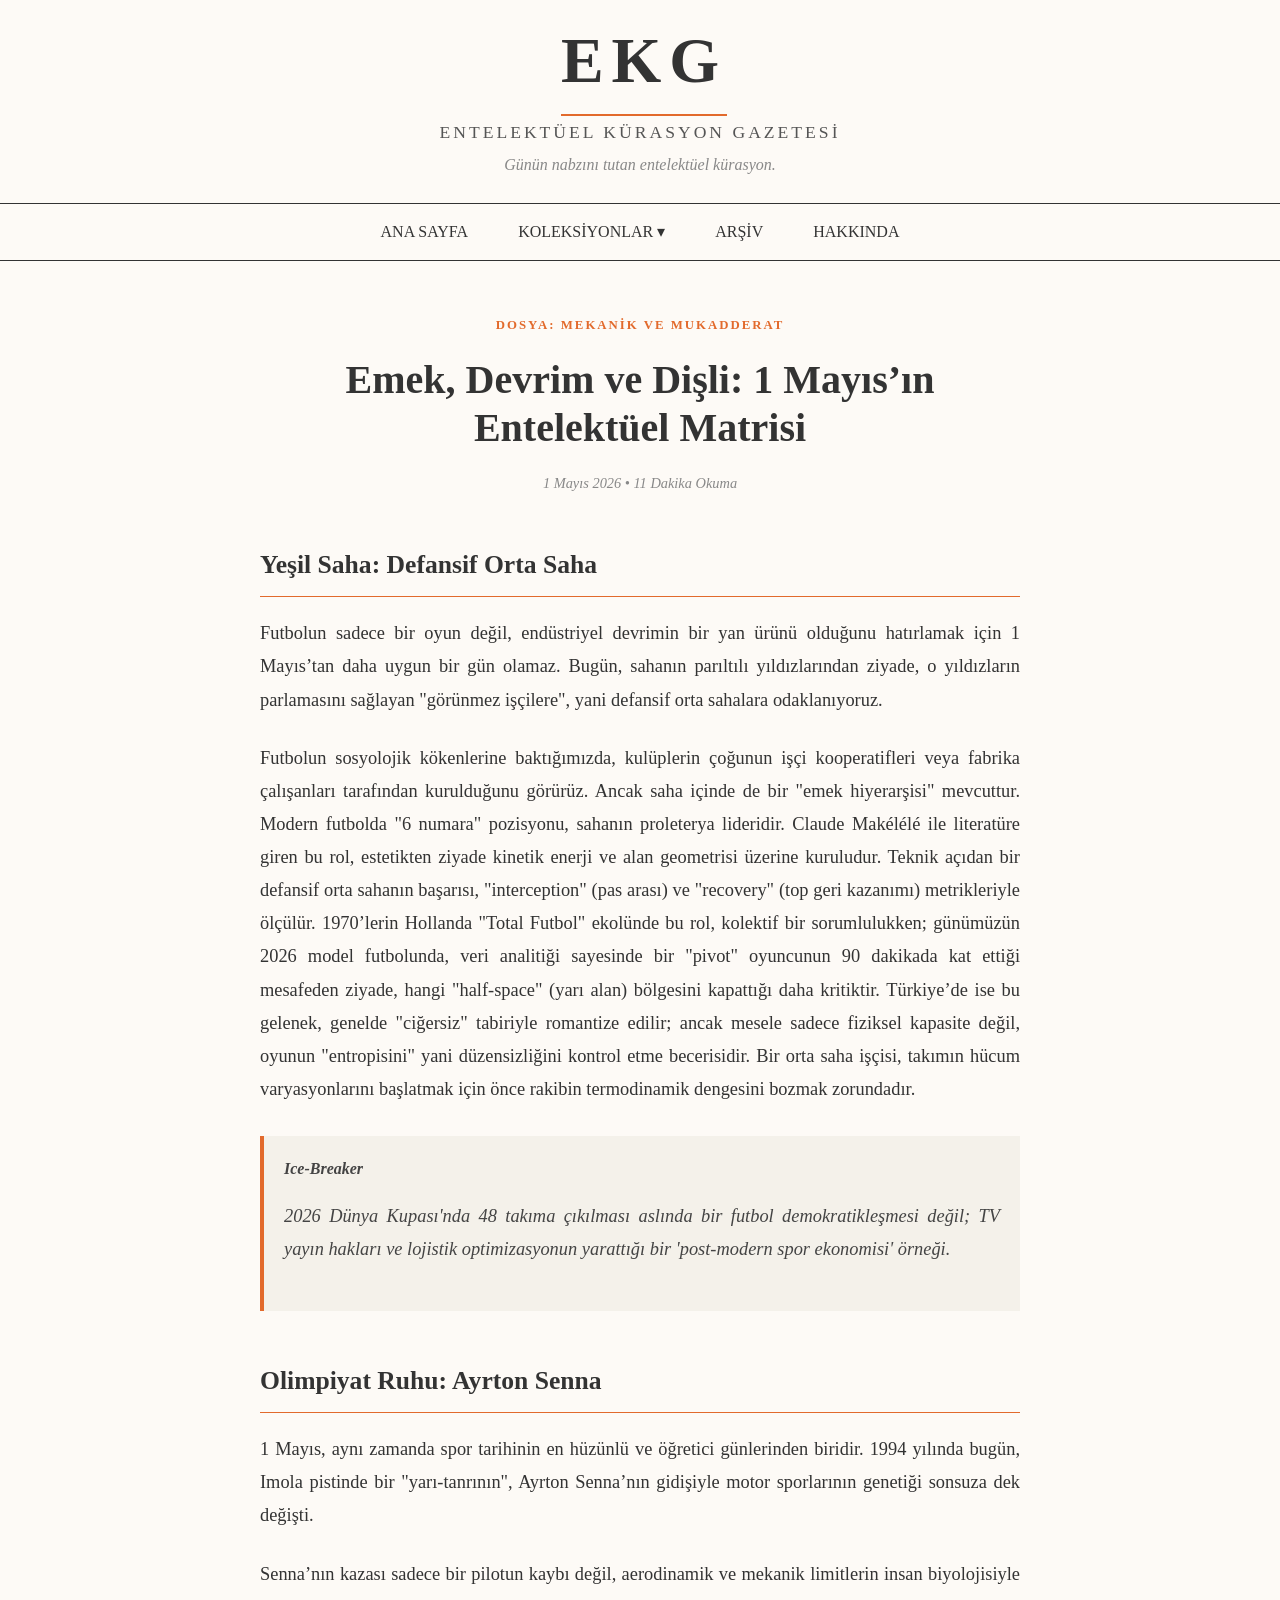
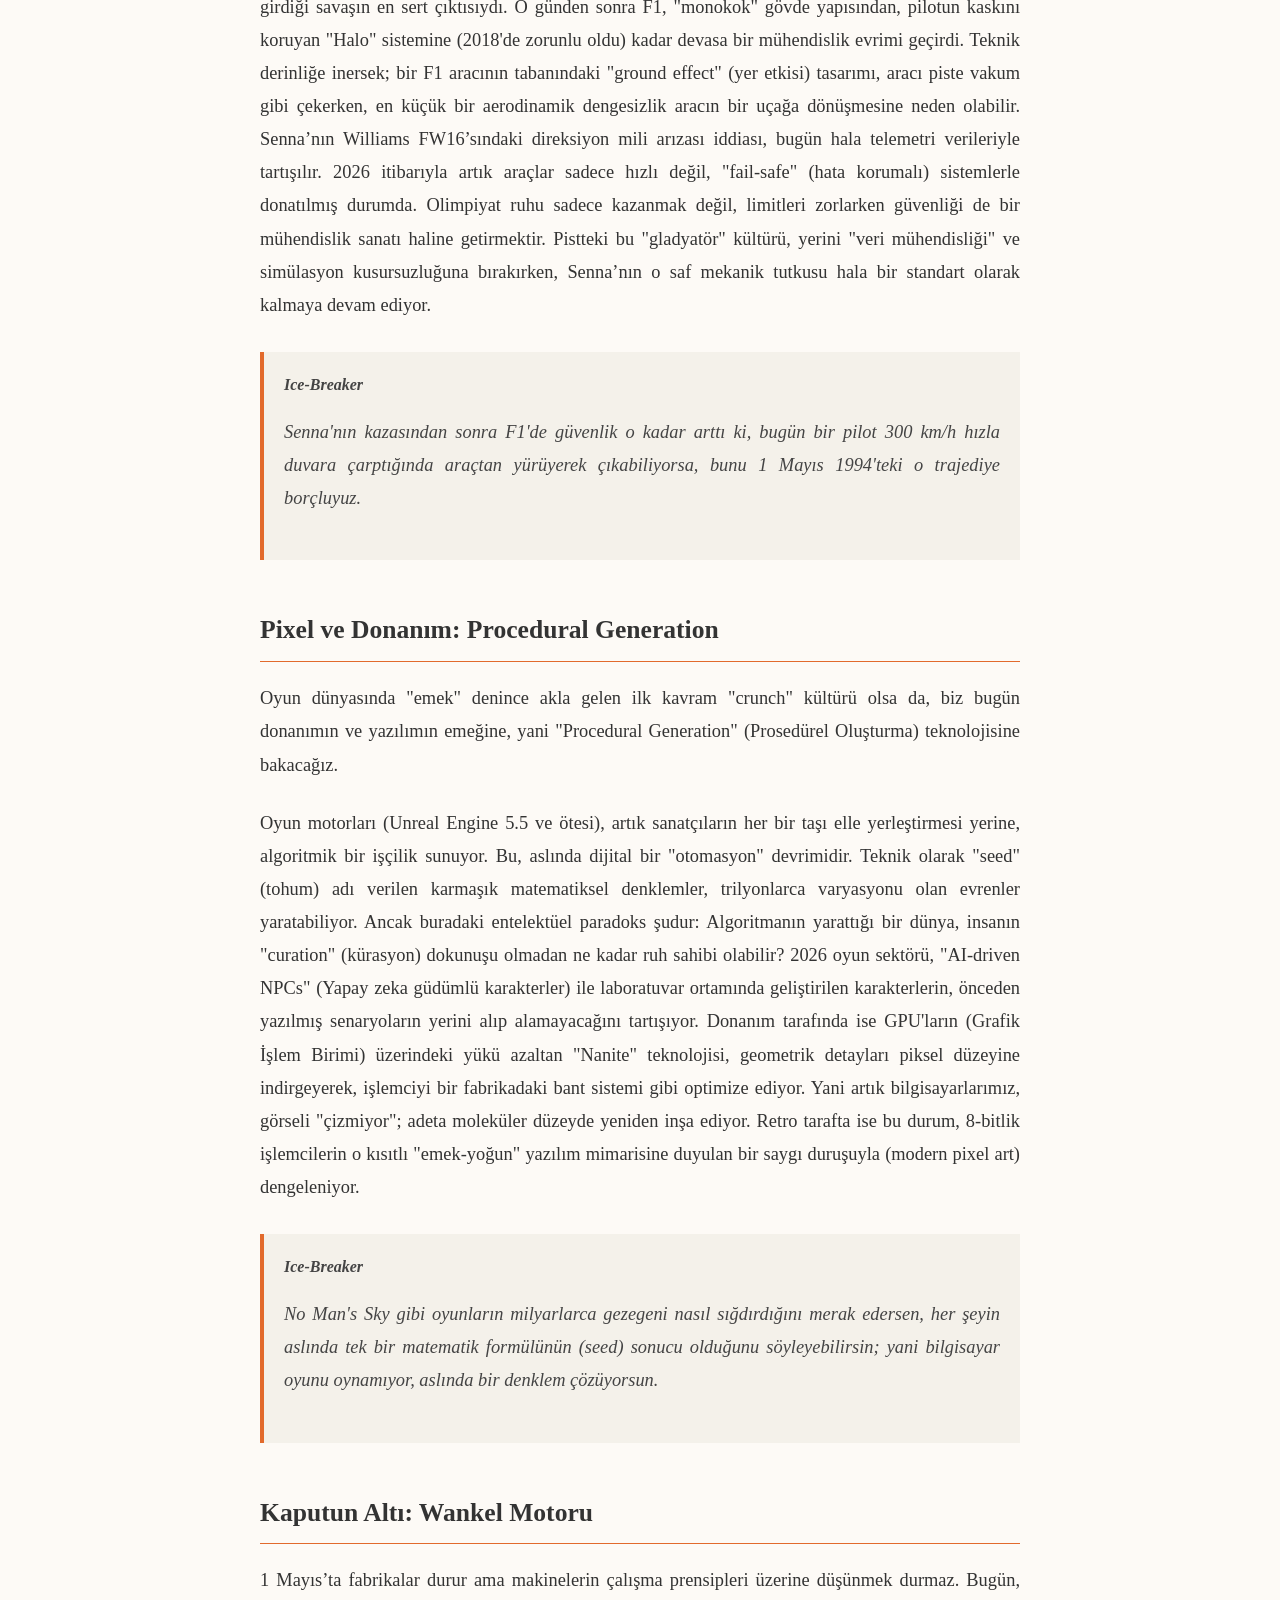
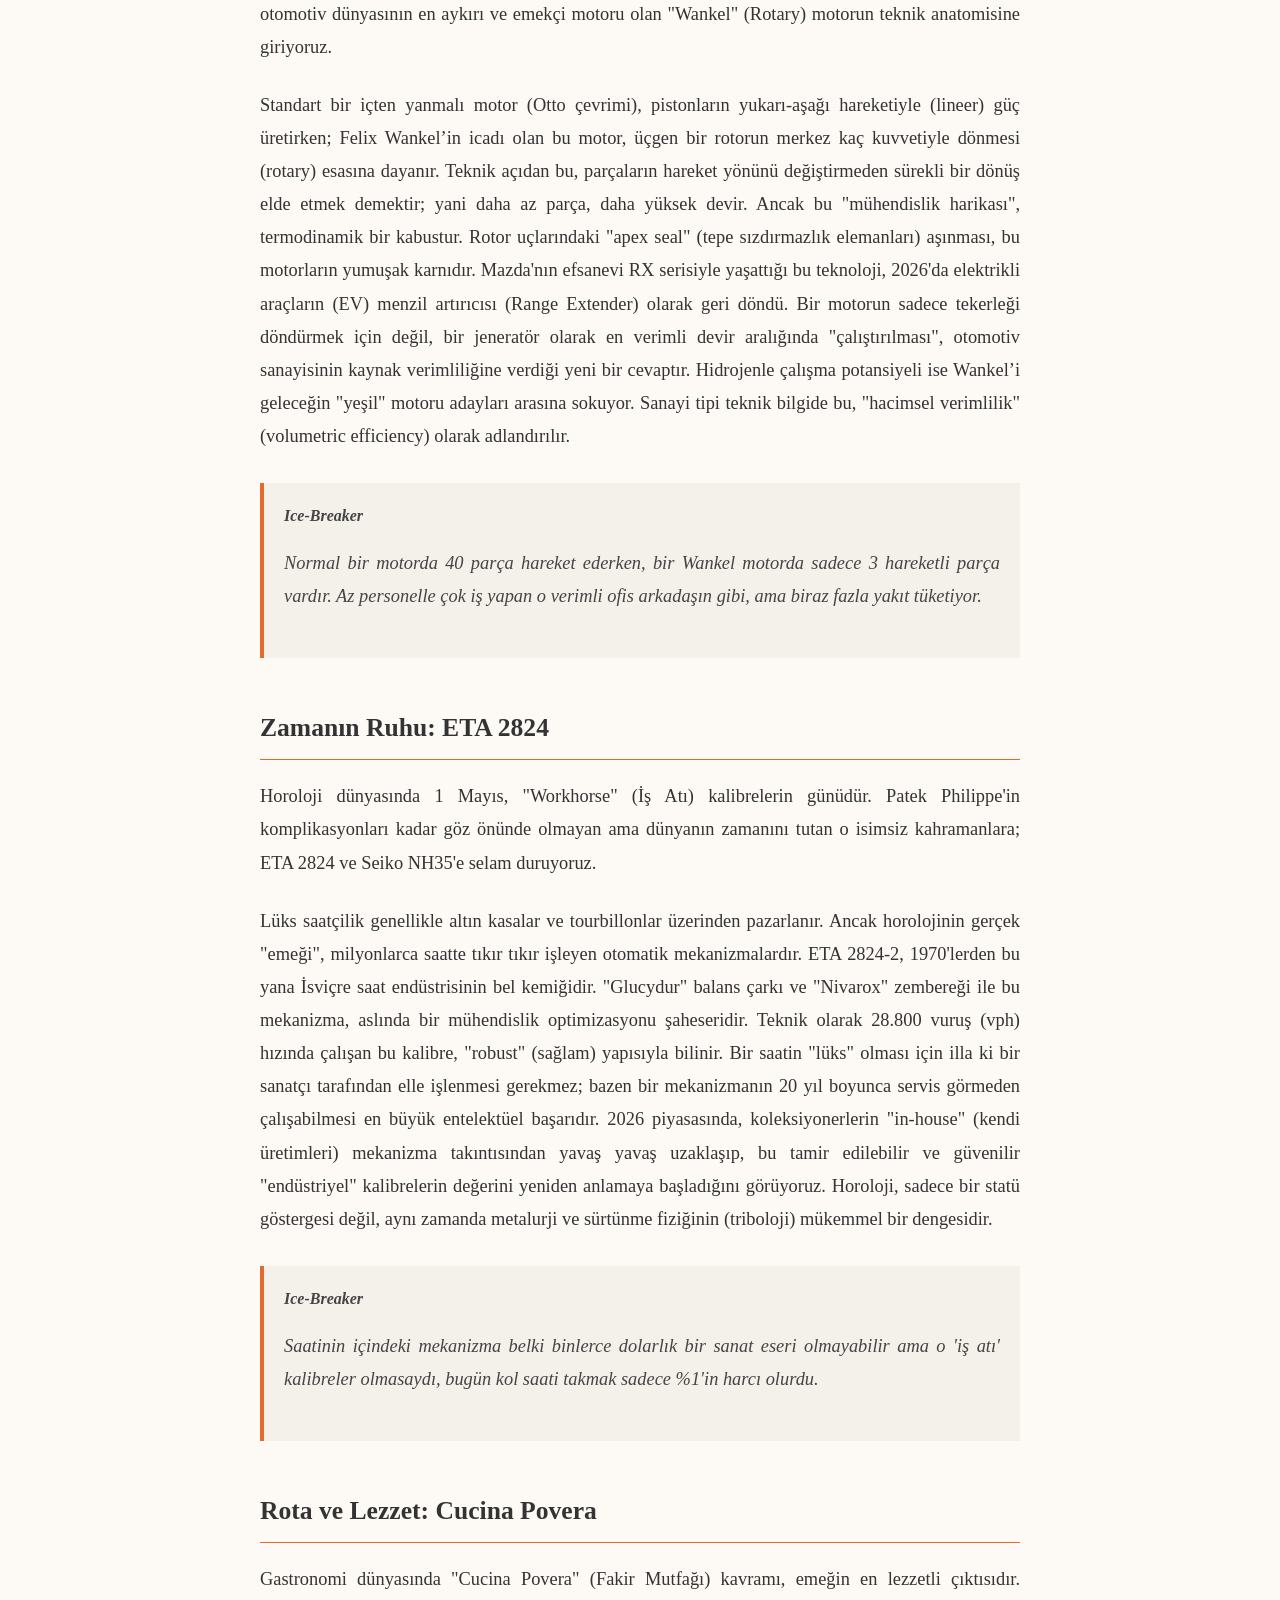
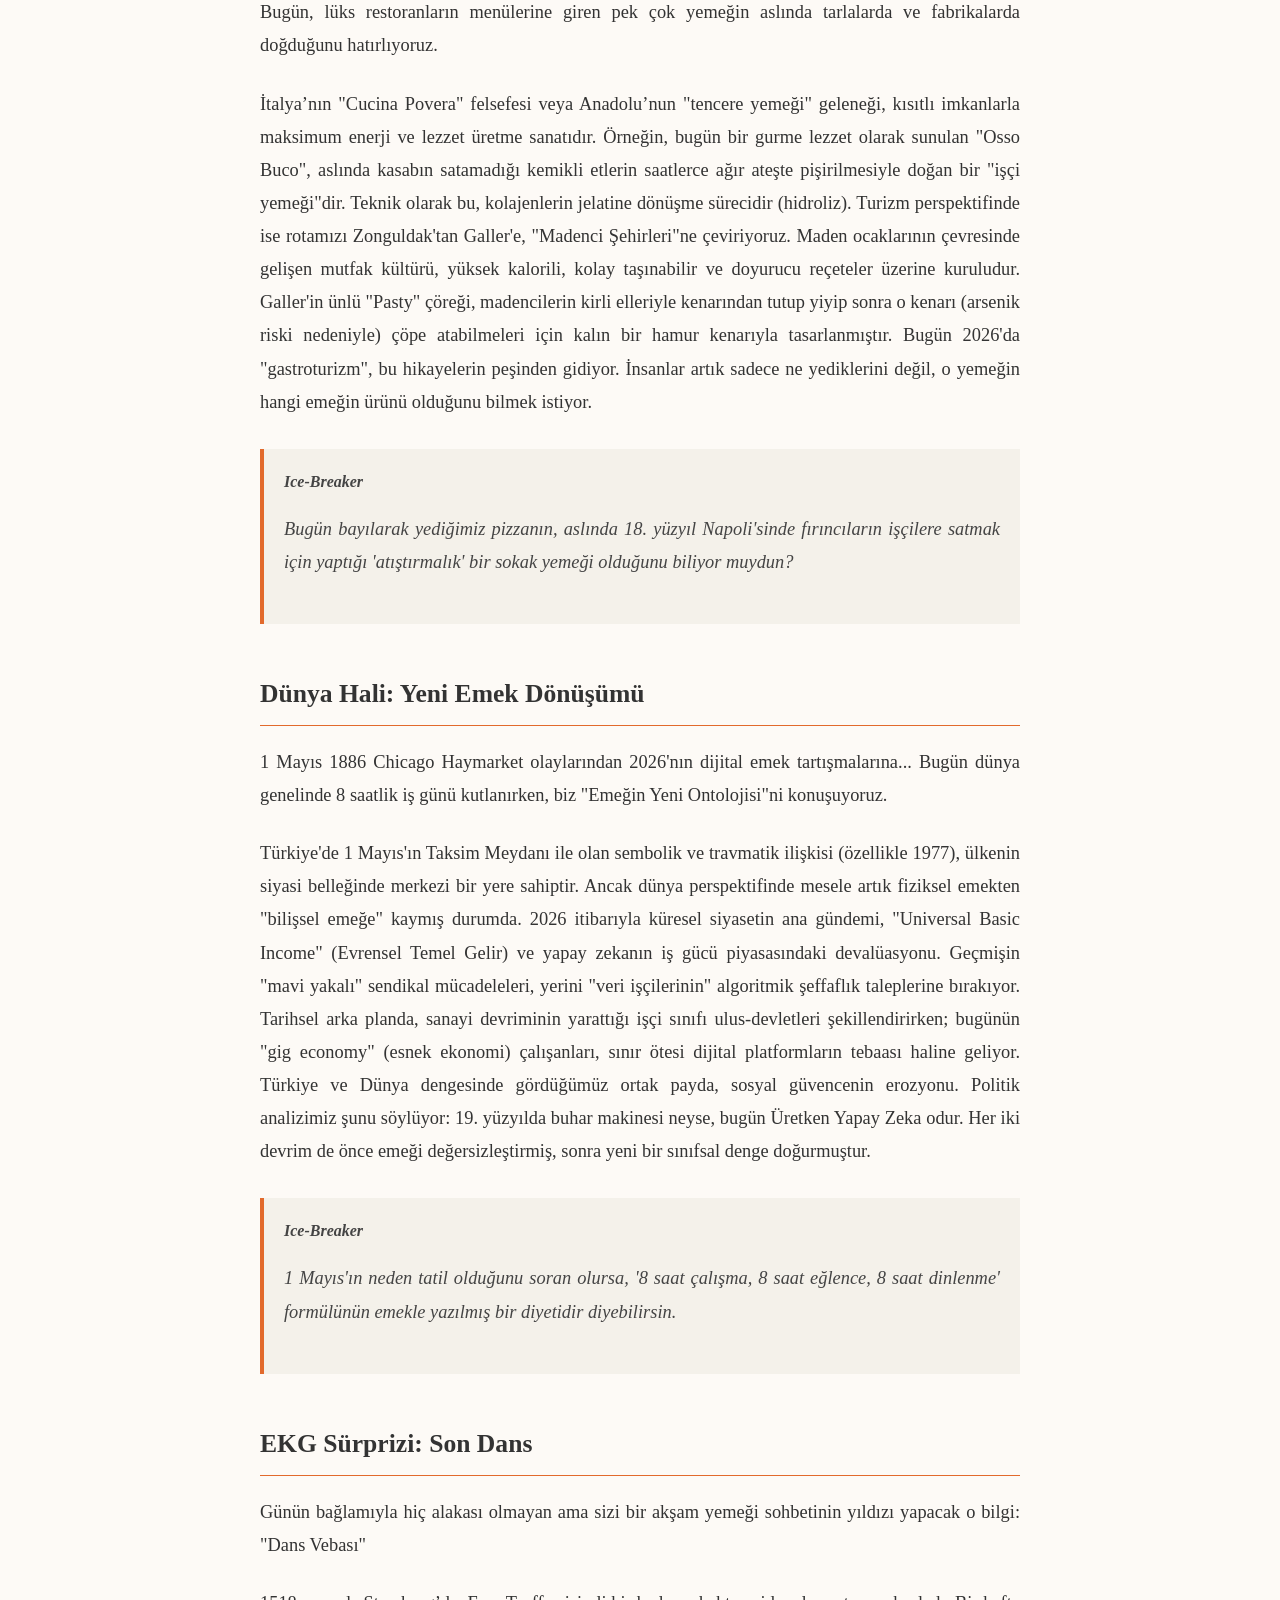
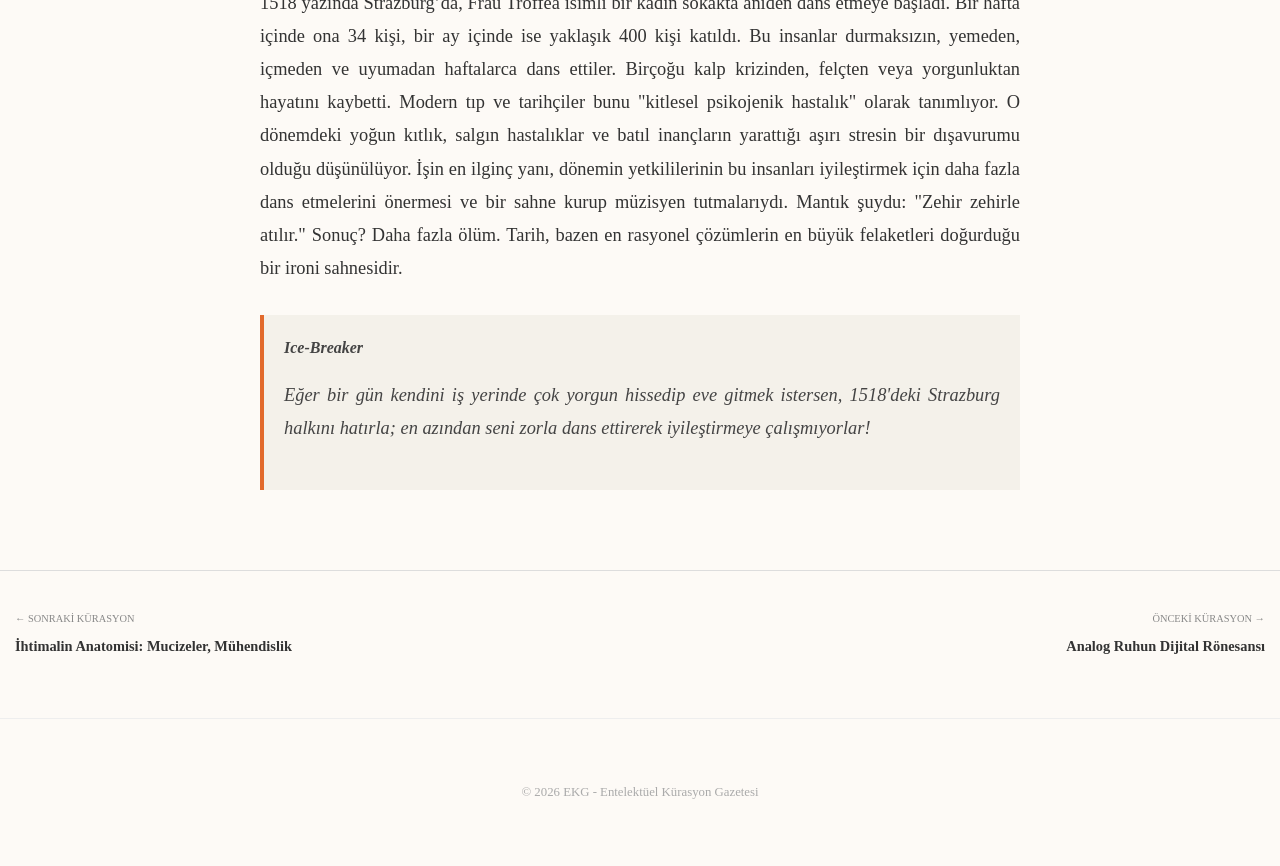
<file: yazilar/yazi-iki.html>
<!DOCTYPE html>
<html lang="tr">
<head>
    <meta charset="UTF-8">
    <meta name="viewport" content="width=device-width, initial-scale=1.0">
    <title>Emek, Devrim ve Dişli | EKG</title>
    <link rel="stylesheet" href="../style.css"> </head>
<body>

    <header>
        <h1 class="site-title"><a href="../index.html">EKG</a></h1>
        <h2 class="full-name">Entelektüel Kürasyon Gazetesi</h2>
        <p class="motto">Günün nabzını tutan entelektüel kürasyon.</p>
    </header>

    <nav class="main-nav">
        <div class="mobile-menu-btn" id="mobileMenuBtn">
            <span></span><span></span><span></span>
            <small>MENÜ</small>
        </div>
        <ul class="nav-list" id="navList">
            <li><a href="../index.html">ANA SAYFA</a></li>
            <li class="dropdown">
                <a href="javascript:void(0)" class="dropbtn">KOLEKSİYONLAR ▾</a>
                <ul class="dropdown-content">
                    <li><a href="#">Haftasonu Rehberleri</a></li>
                    <li><a href="#">Araştırma Dosyaları</a></li>
                    <li><a href="#">Yazı Dizileri</a></li>
                    <li><a href="#">İncelemeler</a></li>
                </ul>
            </li>
            <li><a href="#">ARŞİV</a></li>
            <li><a href="../hakkinda.html">HAKKINDA</a></li>
        </ul>
    </nav>

    <main class="article-container">
        <header class="article-header">
            <span class="category-tag">Dosya: Mekanik ve Mukadderat</span>
            <h1>Emek, Devrim ve Dişli: 1 Mayıs’ın Entelektüel Matrisi</h1>
            <div class="article-meta">
                <span class="date">1 Mayıs 2026</span> • <span class="read-time">11 Dakika Okuma</span>
            </div>
        </header>

        

        <div class="article-body">
            
            <section>
                <h3>Yeşil Saha: Defansif Orta Saha</h3>
                <p>Futbolun sadece bir oyun değil, endüstriyel devrimin bir yan ürünü olduğunu hatırlamak için 1 Mayıs’tan daha uygun bir gün olamaz. Bugün, sahanın parıltılı yıldızlarından ziyade, o yıldızların parlamasını sağlayan "görünmez işçilere", yani defansif orta sahalara odaklanıyoruz.</p>
                <p>Futbolun sosyolojik kökenlerine baktığımızda, kulüplerin çoğunun işçi kooperatifleri veya fabrika çalışanları tarafından kurulduğunu görürüz. Ancak saha içinde de bir "emek hiyerarşisi" mevcuttur. Modern futbolda "6 numara" pozisyonu, sahanın proleterya lideridir. Claude Makélélé ile literatüre giren bu rol, estetikten ziyade kinetik enerji ve alan geometrisi üzerine kuruludur. Teknik açıdan bir defansif orta sahanın başarısı, "interception" (pas arası) ve "recovery" (top geri kazanımı) metrikleriyle ölçülür. 1970’lerin Hollanda "Total Futbol" ekolünde bu rol, kolektif bir sorumlulukken; günümüzün 2026 model futbolunda, veri analitiği sayesinde bir "pivot" oyuncunun 90 dakikada kat ettiği mesafeden ziyade, hangi "half-space" (yarı alan) bölgesini kapattığı daha kritiktir. Türkiye’de ise bu gelenek, genelde "ciğersiz" tabiriyle romantize edilir; ancak mesele sadece fiziksel kapasite değil, oyunun "entropisini" yani düzensizliğini kontrol etme becerisidir. Bir orta saha işçisi, takımın hücum varyasyonlarını başlatmak için önce rakibin termodinamik dengesini bozmak zorundadır.</p>
                
                <div class="ice-breaker-box">
                    <strong>Ice-Breaker</strong>
                    <p>2026 Dünya Kupası'nda 48 takıma çıkılması aslında bir futbol demokratikleşmesi değil; TV yayın hakları ve lojistik optimizasyonun yarattığı bir 'post-modern spor ekonomisi' örneği.</p>
                </div>
            </section>

            <section>
                <h3>Olimpiyat Ruhu: Ayrton Senna</h3>
                <p>1 Mayıs, aynı zamanda spor tarihinin en hüzünlü ve öğretici günlerinden biridir. 1994 yılında bugün, Imola pistinde bir "yarı-tanrının", Ayrton Senna’nın gidişiyle motor sporlarının genetiği sonsuza dek değişti.</p>
                <p>Senna’nın kazası sadece bir pilotun kaybı değil, aerodinamik ve mekanik limitlerin insan biyolojisiyle girdiği savaşın en sert çıktısıydı. O günden sonra F1, "monokok" gövde yapısından, pilotun kaskını koruyan "Halo" sistemine (2018'de zorunlu oldu) kadar devasa bir mühendislik evrimi geçirdi. Teknik derinliğe inersek; bir F1 aracının tabanındaki "ground effect" (yer etkisi) tasarımı, aracı piste vakum gibi çekerken, en küçük bir aerodinamik dengesizlik aracın bir uçağa dönüşmesine neden olabilir. Senna’nın Williams FW16’sındaki direksiyon mili arızası iddiası, bugün hala telemetri verileriyle tartışılır. 2026 itibarıyla artık araçlar sadece hızlı değil, "fail-safe" (hata korumalı) sistemlerle donatılmış durumda. Olimpiyat ruhu sadece kazanmak değil, limitleri zorlarken güvenliği de bir mühendislik sanatı haline getirmektir. Pistteki bu "gladyatör" kültürü, yerini "veri mühendisliği" ve simülasyon kusursuzluğuna bırakırken, Senna’nın o saf mekanik tutkusu hala bir standart olarak kalmaya devam ediyor.</p>
               
                <div class="ice-breaker-box">
                    <strong>Ice-Breaker</strong>
                    <p>Senna'nın kazasından sonra F1'de güvenlik o kadar arttı ki, bugün bir pilot 300 km/h hızla duvara çarptığında araçtan yürüyerek çıkabiliyorsa, bunu 1 Mayıs 1994'teki o trajediye borçluyuz.</p>
                </div>
            </section>
            
            <section>
                <h3>Pixel ve Donanım: Procedural Generation</h3>
                <p>Oyun dünyasında "emek" denince akla gelen ilk kavram "crunch" kültürü olsa da, biz bugün donanımın ve yazılımın emeğine, yani "Procedural Generation" (Prosedürel Oluşturma) teknolojisine bakacağız.</p>
                <p>Oyun motorları (Unreal Engine 5.5 ve ötesi), artık sanatçıların her bir taşı elle yerleştirmesi yerine, algoritmik bir işçilik sunuyor. Bu, aslında dijital bir "otomasyon" devrimidir. Teknik olarak "seed" (tohum) adı verilen karmaşık matematiksel denklemler, trilyonlarca varyasyonu olan evrenler yaratabiliyor. Ancak buradaki entelektüel paradoks şudur: Algoritmanın yarattığı bir dünya, insanın "curation" (kürasyon) dokunuşu olmadan ne kadar ruh sahibi olabilir? 2026 oyun sektörü, "AI-driven NPCs" (Yapay zeka güdümlü karakterler) ile laboratuvar ortamında geliştirilen karakterlerin, önceden yazılmış senaryoların yerini alıp alamayacağını tartışıyor. Donanım tarafında ise GPU'ların (Grafik İşlem Birimi) üzerindeki yükü azaltan "Nanite" teknolojisi, geometrik detayları piksel düzeyine indirgeyerek, işlemciyi bir fabrikadaki bant sistemi gibi optimize ediyor. Yani artık bilgisayarlarımız, görseli "çizmiyor"; adeta moleküler düzeyde yeniden inşa ediyor. Retro tarafta ise bu durum, 8-bitlik işlemcilerin o kısıtlı "emek-yoğun" yazılım mimarisine duyulan bir saygı duruşuyla (modern pixel art) dengeleniyor.</p>
    
                <div class="ice-breaker-box">
                    <strong>Ice-Breaker</strong>
                    <p>No Man's Sky gibi oyunların milyarlarca gezegeni nasıl sığdırdığını merak edersen, her şeyin aslında tek bir matematik formülünün (seed) sonucu olduğunu söyleyebilirsin; yani bilgisayar oyunu oynamıyor, aslında bir denklem çözüyorsun.</p>
                </div>
            </section>
            <section>
                <h3>Kaputun Altı: Wankel Motoru</h3>
                <p>1 Mayıs’ta fabrikalar durur ama makinelerin çalışma prensipleri üzerine düşünmek durmaz. Bugün, otomotiv dünyasının en aykırı ve emekçi motoru olan "Wankel" (Rotary) motorun teknik anatomisine giriyoruz.</p>
                <p>Standart bir içten yanmalı motor (Otto çevrimi), pistonların yukarı-aşağı hareketiyle (lineer) güç üretirken; Felix Wankel’in icadı olan bu motor, üçgen bir rotorun merkez kaç kuvvetiyle dönmesi (rotary) esasına dayanır. Teknik açıdan bu, parçaların hareket yönünü değiştirmeden sürekli bir dönüş elde etmek demektir; yani daha az parça, daha yüksek devir. Ancak bu "mühendislik harikası", termodinamik bir kabustur. Rotor uçlarındaki "apex seal" (tepe sızdırmazlık elemanları) aşınması, bu motorların yumuşak karnıdır. Mazda'nın efsanevi RX serisiyle yaşattığı bu teknoloji, 2026'da elektrikli araçların (EV) menzil artırıcısı (Range Extender) olarak geri döndü. Bir motorun sadece tekerleği döndürmek için değil, bir jeneratör olarak en verimli devir aralığında "çalıştırılması", otomotiv sanayisinin kaynak verimliliğine verdiği yeni bir cevaptır. Hidrojenle çalışma potansiyeli ise Wankel’i geleceğin "yeşil" motoru adayları arasına sokuyor. Sanayi tipi teknik bilgide bu, "hacimsel verimlilik" (volumetric efficiency) olarak adlandırılır.</p>
    
                <div class="ice-breaker-box">
                    <strong>Ice-Breaker</strong>
                    <p>Normal bir motorda 40 parça hareket ederken, bir Wankel motorda sadece 3 hareketli parça vardır. Az personelle çok iş yapan o verimli ofis arkadaşın gibi, ama biraz fazla yakıt tüketiyor.</p>
                </div>
            </section>
            
            <section>
                <h3>Zamanın Ruhu: ETA 2824</h3>
                <p>Horoloji dünyasında 1 Mayıs, "Workhorse" (İş Atı) kalibrelerin günüdür. Patek Philippe'in komplikasyonları kadar göz önünde olmayan ama dünyanın zamanını tutan o isimsiz kahramanlara; ETA 2824 ve Seiko NH35'e selam duruyoruz.</p>
                <p>Lüks saatçilik genellikle altın kasalar ve tourbillonlar üzerinden pazarlanır. Ancak horolojinin gerçek "emeği", milyonlarca saatte tıkır tıkır işleyen otomatik mekanizmalardır. ETA 2824-2, 1970'lerden bu yana İsviçre saat endüstrisinin bel kemiğidir. "Glucydur" balans çarkı ve "Nivarox" zembereği ile bu mekanizma, aslında bir mühendislik optimizasyonu şaheseridir. Teknik olarak 28.800 vuruş (vph) hızında çalışan bu kalibre, "robust" (sağlam) yapısıyla bilinir. Bir saatin "lüks" olması için illa ki bir sanatçı tarafından elle işlenmesi gerekmez; bazen bir mekanizmanın 20 yıl boyunca servis görmeden çalışabilmesi en büyük entelektüel başarıdır. 2026 piyasasında, koleksiyonerlerin "in-house" (kendi üretimleri) mekanizma takıntısından yavaş yavaş uzaklaşıp, bu tamir edilebilir ve güvenilir "endüstriyel" kalibrelerin değerini yeniden anlamaya başladığını görüyoruz. Horoloji, sadece bir statü göstergesi değil, aynı zamanda metalurji ve sürtünme fiziğinin (triboloji) mükemmel bir dengesidir.</p>                
    
                <div class="ice-breaker-box">
                    <strong>Ice-Breaker</strong>
                    <p>Saatinin içindeki mekanizma belki binlerce dolarlık bir sanat eseri olmayabilir ama o 'iş atı' kalibreler olmasaydı, bugün kol saati takmak sadece %1'in harcı olurdu.</p>
                </div>
            </section>
            
            <section>
                <h3>Rota ve Lezzet: Cucina Povera</h3>
                <p>Gastronomi dünyasında "Cucina Povera" (Fakir Mutfağı) kavramı, emeğin en lezzetli çıktısıdır. Bugün, lüks restoranların menülerine giren pek çok yemeğin aslında tarlalarda ve fabrikalarda doğduğunu hatırlıyoruz.</p>
                <p>İtalya’nın "Cucina Povera" felsefesi veya Anadolu’nun "tencere yemeği" geleneği, kısıtlı imkanlarla maksimum enerji ve lezzet üretme sanatıdır. Örneğin, bugün bir gurme lezzet olarak sunulan "Osso Buco", aslında kasabın satamadığı kemikli etlerin saatlerce ağır ateşte pişirilmesiyle doğan bir "işçi yemeği"dir. Teknik olarak bu, kolajenlerin jelatine dönüşme sürecidir (hidroliz). Turizm perspektifinde ise rotamızı Zonguldak'tan Galler'e, "Madenci Şehirleri"ne çeviriyoruz. Maden ocaklarının çevresinde gelişen mutfak kültürü, yüksek kalorili, kolay taşınabilir ve doyurucu reçeteler üzerine kuruludur. Galler'in ünlü "Pasty" çöreği, madencilerin kirli elleriyle kenarından tutup yiyip sonra o kenarı (arsenik riski nedeniyle) çöpe atabilmeleri için kalın bir hamur kenarıyla tasarlanmıştır. Bugün 2026'da "gastroturizm", bu hikayelerin peşinden gidiyor. İnsanlar artık sadece ne yediklerini değil, o yemeğin hangi emeğin ürünü olduğunu bilmek istiyor.</p>
    
                <div class="ice-breaker-box">
                    <strong>Ice-Breaker</strong>
                    <p>Bugün bayılarak yediğimiz pizzanın, aslında 18. yüzyıl Napoli'sinde fırıncıların işçilere satmak için yaptığı 'atıştırmalık' bir sokak yemeği olduğunu biliyor muydun?</p>
                </div>
            </section>
            
            <section>
                <h3>Dünya Hali: Yeni Emek Dönüşümü</h3>
                <p>1 Mayıs 1886 Chicago Haymarket olaylarından 2026'nın dijital emek tartışmalarına... Bugün dünya genelinde 8 saatlik iş günü kutlanırken, biz "Emeğin Yeni Ontolojisi"ni konuşuyoruz.</p>
                <p>Türkiye'de 1 Mayıs'ın Taksim Meydanı ile olan sembolik ve travmatik ilişkisi (özellikle 1977), ülkenin siyasi belleğinde merkezi bir yere sahiptir. Ancak dünya perspektifinde mesele artık fiziksel emekten "bilişsel emeğe" kaymış durumda. 2026 itibarıyla küresel siyasetin ana gündemi, "Universal Basic Income" (Evrensel Temel Gelir) ve yapay zekanın iş gücü piyasasındaki devalüasyonu. Geçmişin "mavi yakalı" sendikal mücadeleleri, yerini "veri işçilerinin" algoritmik şeffaflık taleplerine bırakıyor. Tarihsel arka planda, sanayi devriminin yarattığı işçi sınıfı ulus-devletleri şekillendirirken; bugünün "gig economy" (esnek ekonomi) çalışanları, sınır ötesi dijital platformların tebaası haline geliyor. Türkiye ve Dünya dengesinde gördüğümüz ortak payda, sosyal güvencenin erozyonu. Politik analizimiz şunu söylüyor: 19. yüzyılda buhar makinesi neyse, bugün Üretken Yapay Zeka odur. Her iki devrim de önce emeği değersizleştirmiş, sonra yeni bir sınıfsal denge doğurmuştur.</p>
    
                <div class="ice-breaker-box">
                    <strong>Ice-Breaker</strong>
                    <p>1 Mayıs'ın neden tatil olduğunu soran olursa, '8 saat çalışma, 8 saat eğlence, 8 saat dinlenme' formülünün emekle yazılmış bir diyetidir diyebilirsin.</p>
                </div>
            </section>

            <section class="ekg-surprise">
                <h3>EKG Sürprizi: Son Dans</h3>
                <p>Günün bağlamıyla hiç alakası olmayan ama sizi bir akşam yemeği sohbetinin yıldızı yapacak o bilgi: "Dans Vebası"</p>
                <p>1518 yazında Strazburg’da, Frau Troffea isimli bir kadın sokakta aniden dans etmeye başladı. Bir hafta içinde ona 34 kişi, bir ay içinde ise yaklaşık 400 kişi katıldı. Bu insanlar durmaksızın, yemeden, içmeden ve uyumadan haftalarca dans ettiler. Birçoğu kalp krizinden, felçten veya yorgunluktan hayatını kaybetti. Modern tıp ve tarihçiler bunu "kitlesel psikojenik hastalık" olarak tanımlıyor. O dönemdeki yoğun kıtlık, salgın hastalıklar ve batıl inançların yarattığı aşırı stresin bir dışavurumu olduğu düşünülüyor. İşin en ilginç yanı, dönemin yetkililerinin bu insanları iyileştirmek için daha fazla dans etmelerini önermesi ve bir sahne kurup müzisyen tutmalarıydı. Mantık şuydu: "Zehir zehirle atılır." Sonuç? Daha fazla ölüm. Tarih, bazen en rasyonel çözümlerin en büyük felaketleri doğurduğu bir ironi sahnesidir.</p>

                <div class="ice-breaker-box">
                    <strong>Ice-Breaker</strong>
                    <p>Eğer bir gün kendini iş yerinde çok yorgun hissedip eve gitmek istersen, 1518'deki Strazburg halkını hatırla; en azından seni zorla dans ettirerek iyileştirmeye çalışmıyorlar!</p>
                </div>
            </section>

        </div>
    </main>
    
    <nav class="post-navigation">
        <a href="yazi-uc.html" class="nav-link nav-next">
            <span class="nav-label">← Sonraki Kürasyon</span>
            <span class="nav-title">İhtimalin Anatomisi: Mucizeler, Mühendislik</span>
        </a>
        
        <a href="analog-ruhun-dijital-ronesansi.html" class="nav-link nav-prev">
            <span class="nav-label">Önceki Kürasyon →</span>
            <span class="nav-title">Analog Ruhun Dijital Rönesansı</span>
        </a>
    </nav>

    <footer>
        <p>&copy; 2026 EKG - Entelektüel Kürasyon Gazetesi</p>
    </footer>

    <script src="../script.js"></script>
</body>
</html>
</file>
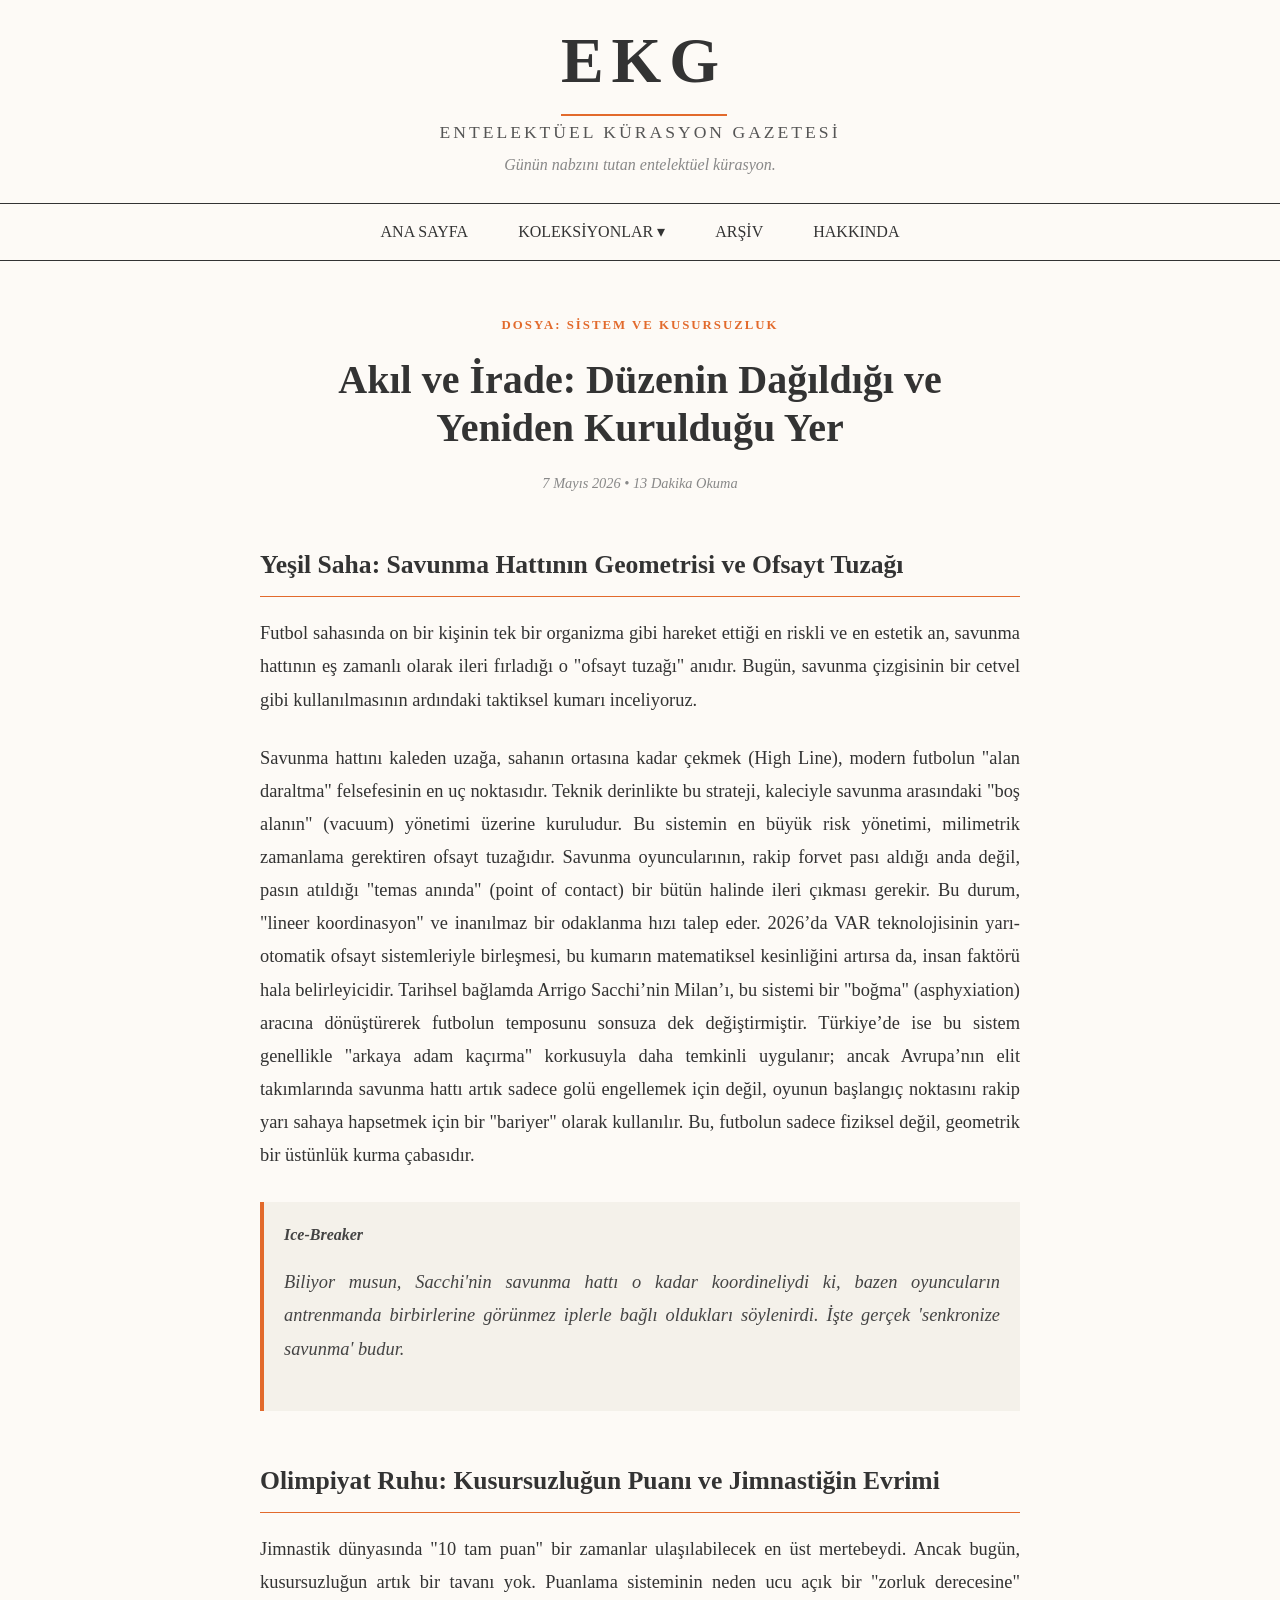
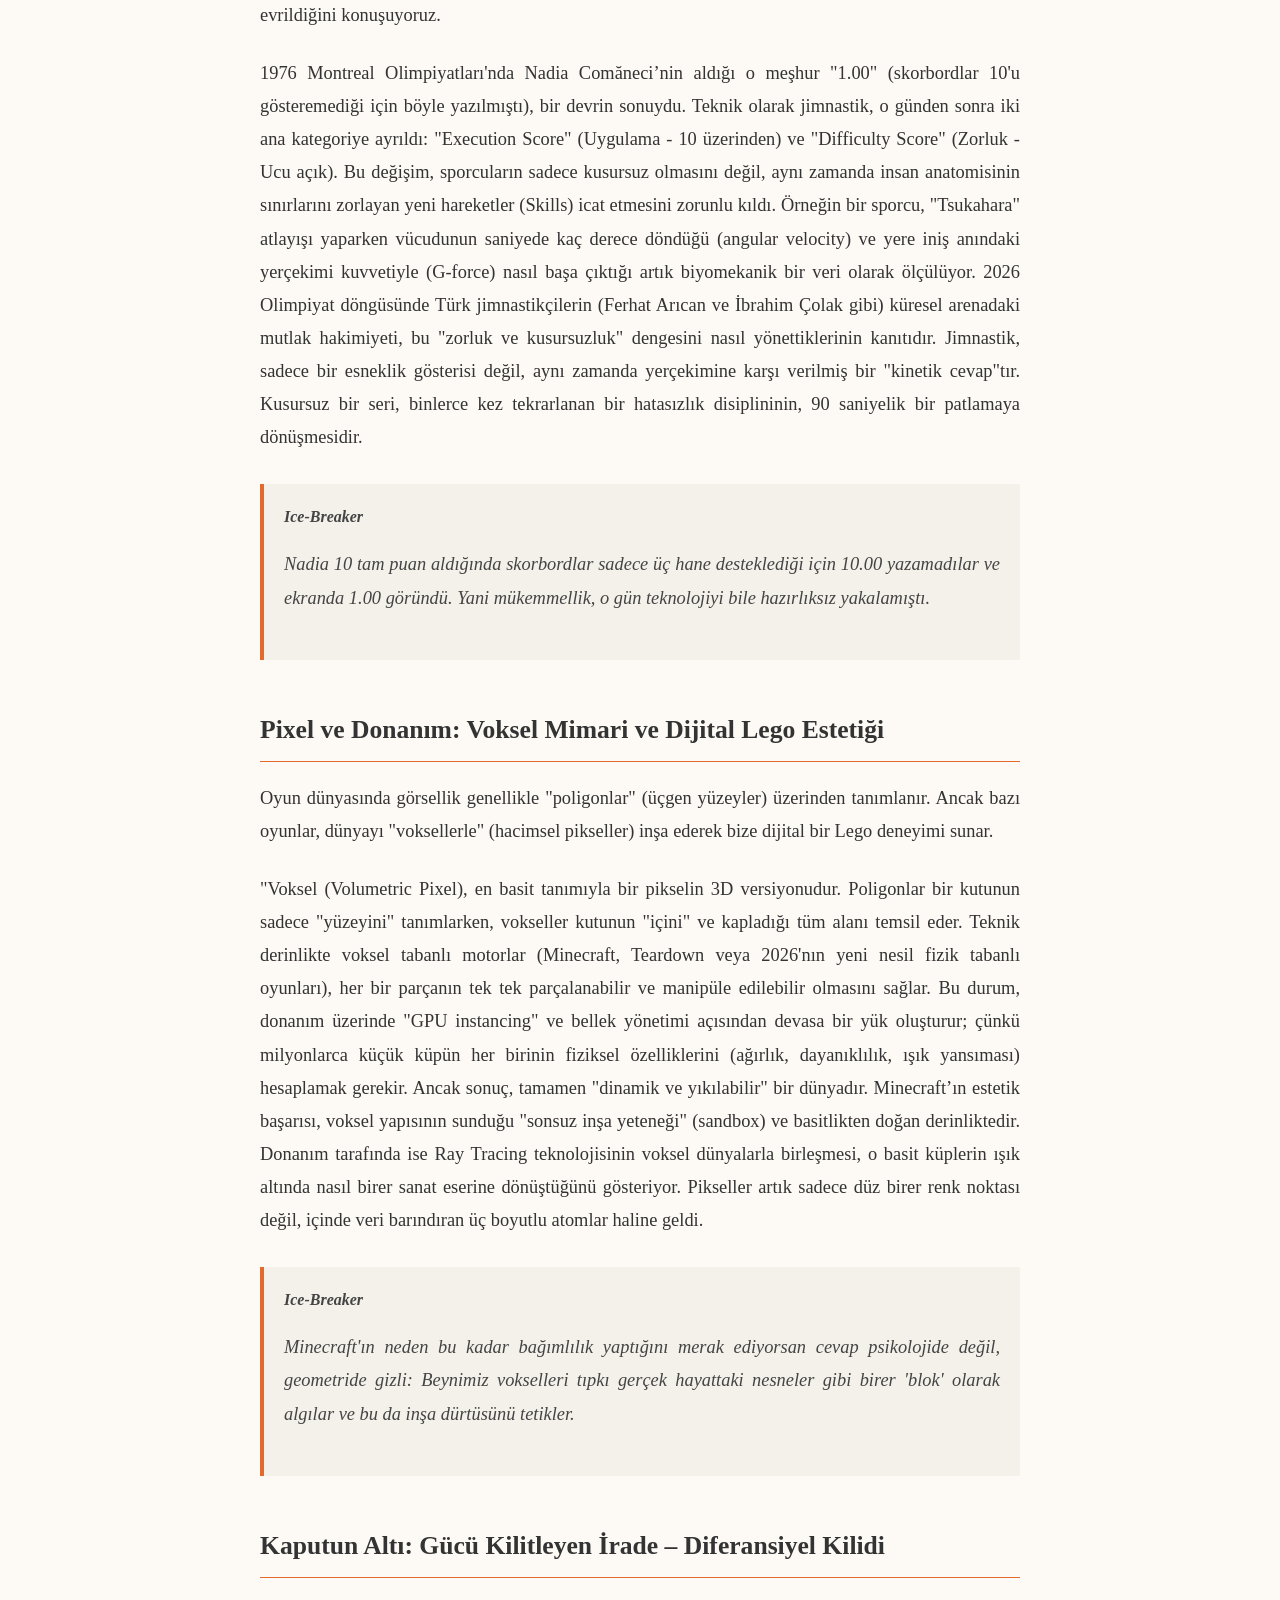
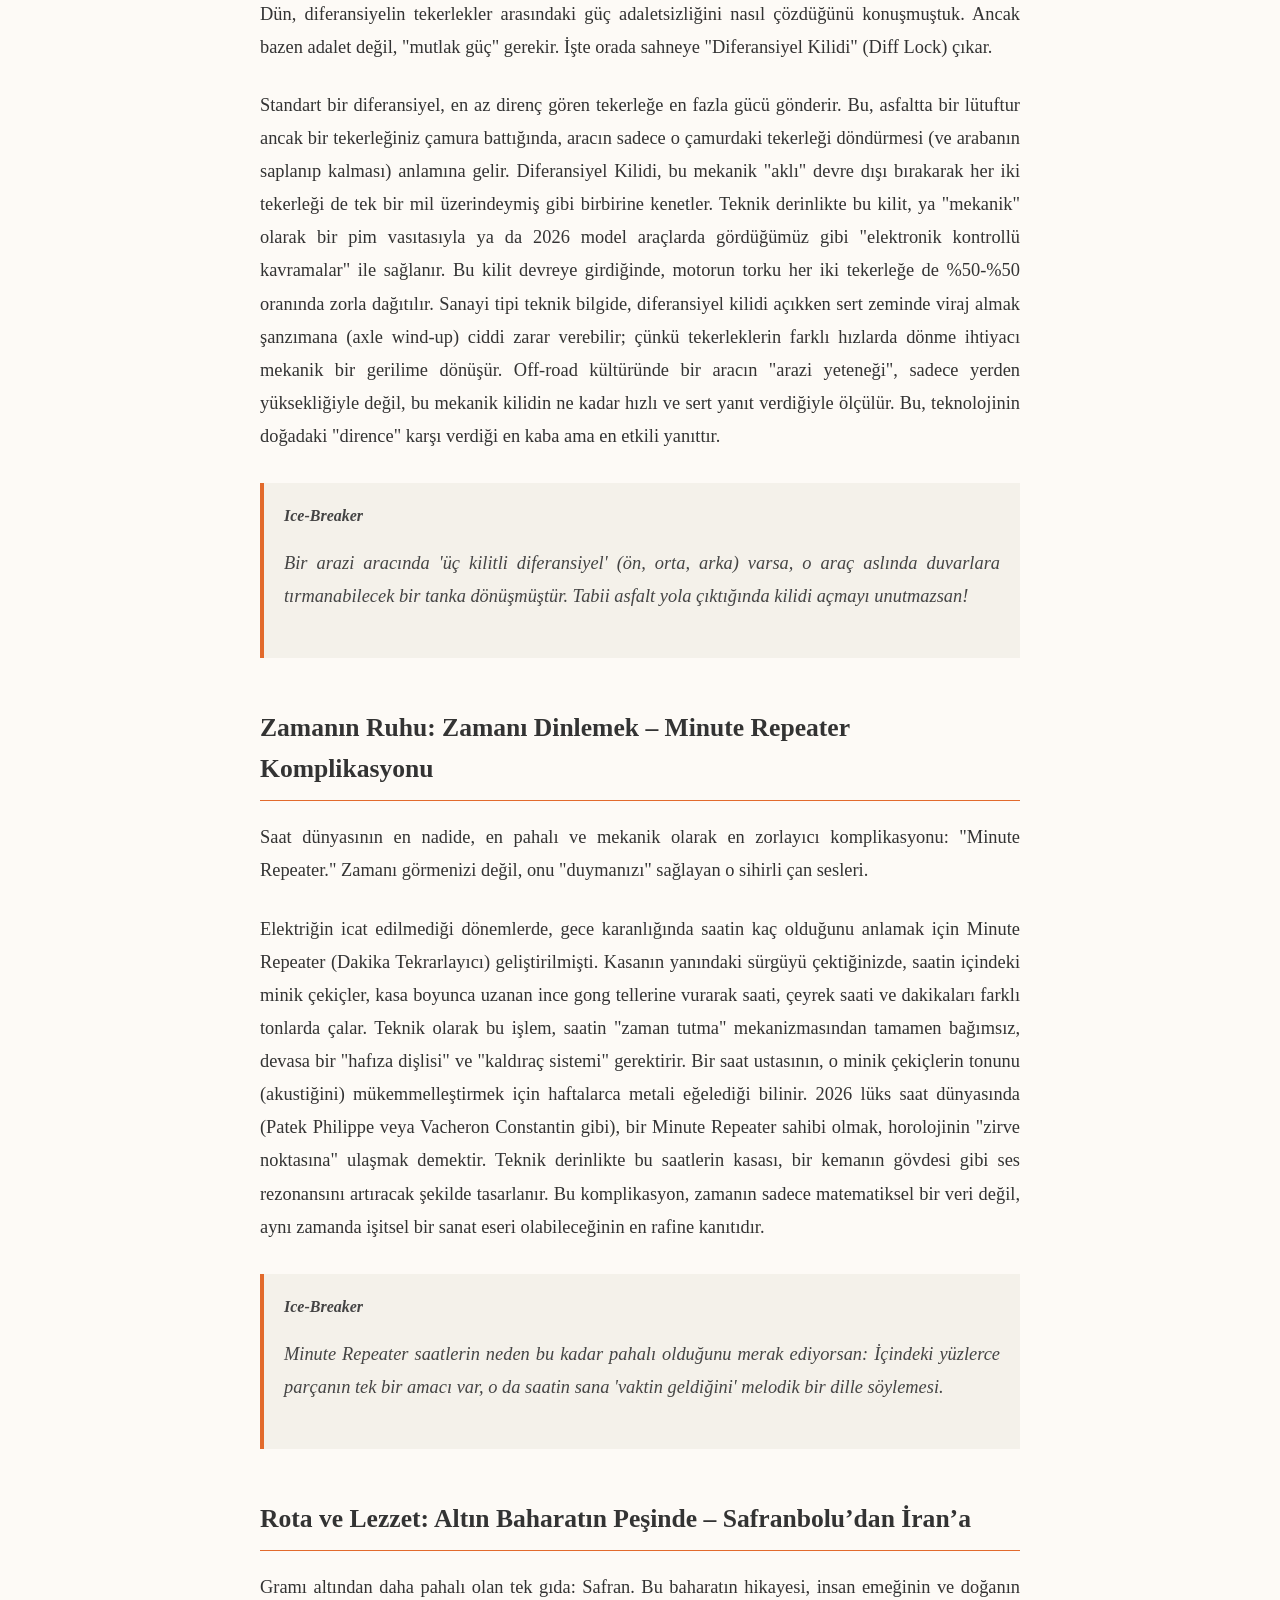
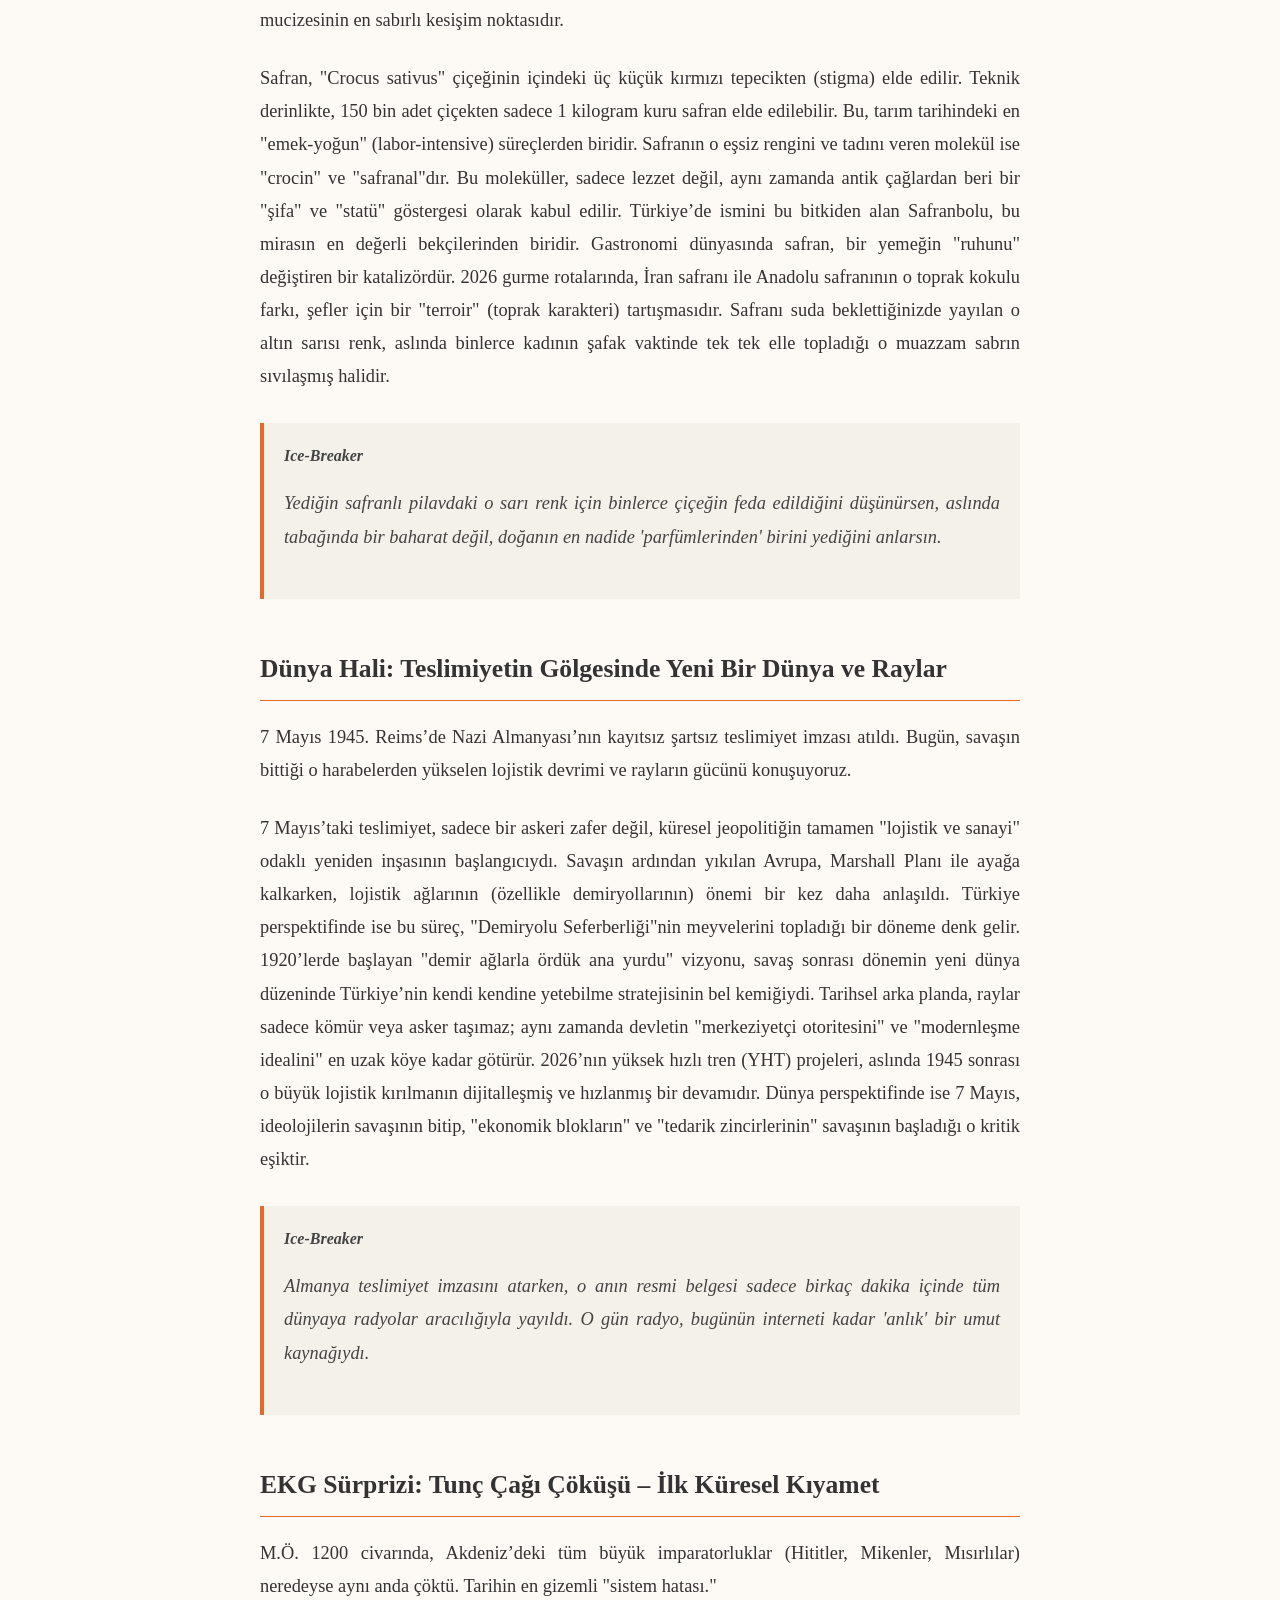
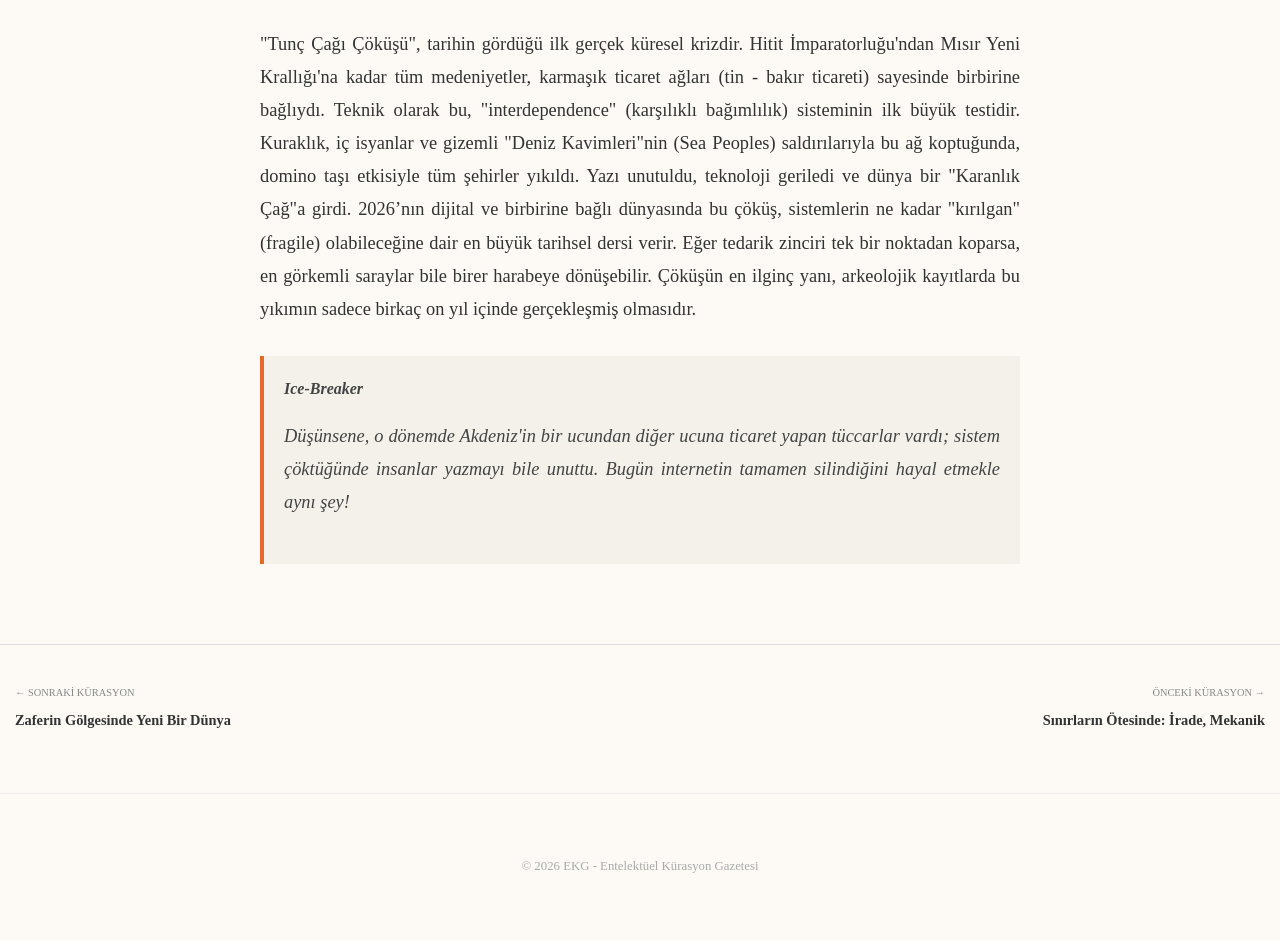
<file: yazilar/yazi-sekiz.html>
<!DOCTYPE html>
<html lang="tr">
<head>
    <meta charset="UTF-8">
    <meta name="viewport" content="width=device-width, initial-scale=1.0">
    <title>Akıl ve İrade | EKG</title>
    <link rel="stylesheet" href="../style.css"> </head>
<body>

    <header>
        <h1 class="site-title"><a href="../index.html">EKG</a></h1>
        <h2 class="full-name">Entelektüel Kürasyon Gazetesi</h2>
        <p class="motto">Günün nabzını tutan entelektüel kürasyon.</p>
    </header>

    <nav class="main-nav">
        <div class="mobile-menu-btn" id="mobileMenuBtn">
            <span></span><span></span><span></span>
            <small>MENÜ</small>
        </div>
        <ul class="nav-list" id="navList">
            <li><a href="../index.html">ANA SAYFA</a></li>
            <li class="dropdown">
                <a href="javascript:void(0)" class="dropbtn">KOLEKSİYONLAR ▾</a>
                <ul class="dropdown-content">
                    <li><a href="#">Haftasonu Rehberleri</a></li>
                    <li><a href="#">Araştırma Dosyaları</a></li>
                    <li><a href="#">Yazı Dizileri</a></li>
                    <li><a href="#">İncelemeler</a></li>
                </ul>
            </li>
            <li><a href="#">ARŞİV</a></li>
            <li><a href="../hakkinda.html">HAKKINDA</a></li>
        </ul>
    </nav>

    <main class="article-container">
        <header class="article-header">
            <span class="category-tag">Dosya: Sistem ve Kusursuzluk</span>
            <h1>Akıl ve İrade: Düzenin Dağıldığı ve Yeniden Kurulduğu Yer</h1>
            <div class="article-meta">
                <span class="date">7 Mayıs 2026</span> • <span class="read-time">13 Dakika Okuma</span>
            </div>
        </header>

        

        <div class="article-body">
            
            <section>
                <h3>Yeşil Saha: Savunma Hattının Geometrisi ve Ofsayt Tuzağı</h3>
                <p>Futbol sahasında on bir kişinin tek bir organizma gibi hareket ettiği en riskli ve en estetik an, savunma hattının eş zamanlı olarak ileri fırladığı o "ofsayt tuzağı" anıdır. Bugün, savunma çizgisinin bir cetvel gibi kullanılmasının ardındaki taktiksel kumarı inceliyoruz.</p>
                <p>Savunma hattını kaleden uzağa, sahanın ortasına kadar çekmek (High Line), modern futbolun "alan daraltma" felsefesinin en uç noktasıdır. Teknik derinlikte bu strateji, kaleciyle savunma arasındaki "boş alanın" (vacuum) yönetimi üzerine kuruludur. Bu sistemin en büyük risk yönetimi, milimetrik zamanlama gerektiren ofsayt tuzağıdır. Savunma oyuncularının, rakip forvet pası aldığı anda değil, pasın atıldığı "temas anında" (point of contact) bir bütün halinde ileri çıkması gerekir. Bu durum, "lineer koordinasyon" ve inanılmaz bir odaklanma hızı talep eder. 2026’da VAR teknolojisinin yarı-otomatik ofsayt sistemleriyle birleşmesi, bu kumarın matematiksel kesinliğini artırsa da, insan faktörü hala belirleyicidir. Tarihsel bağlamda Arrigo Sacchi’nin Milan’ı, bu sistemi bir "boğma" (asphyxiation) aracına dönüştürerek futbolun temposunu sonsuza dek değiştirmiştir. Türkiye’de ise bu sistem genellikle "arkaya adam kaçırma" korkusuyla daha temkinli uygulanır; ancak Avrupa’nın elit takımlarında savunma hattı artık sadece golü engellemek için değil, oyunun başlangıç noktasını rakip yarı sahaya hapsetmek için bir "bariyer" olarak kullanılır. Bu, futbolun sadece fiziksel değil, geometrik bir üstünlük kurma çabasıdır.</p>
                
                <div class="ice-breaker-box">
                    <strong>Ice-Breaker</strong>
                    <p>Biliyor musun, Sacchi'nin savunma hattı o kadar koordineliydi ki, bazen oyuncuların antrenmanda birbirlerine görünmez iplerle bağlı oldukları söylenirdi. İşte gerçek 'senkronize savunma' budur.</p>
                </div>
            </section>

            <section>
                <h3>Olimpiyat Ruhu: Kusursuzluğun Puanı ve Jimnastiğin Evrimi</h3>
                <p>Jimnastik dünyasında "10 tam puan" bir zamanlar ulaşılabilecek en üst mertebeydi. Ancak bugün, kusursuzluğun artık bir tavanı yok. Puanlama sisteminin neden ucu açık bir "zorluk derecesine" evrildiğini konuşuyoruz.</p>
                <p>1976 Montreal Olimpiyatları'nda Nadia Comăneci’nin aldığı o meşhur "1.00" (skorbordlar 10'u gösteremediği için böyle yazılmıştı), bir devrin sonuydu. Teknik olarak jimnastik, o günden sonra iki ana kategoriye ayrıldı: "Execution Score" (Uygulama - 10 üzerinden) ve "Difficulty Score" (Zorluk - Ucu açık). Bu değişim, sporcuların sadece kusursuz olmasını değil, aynı zamanda insan anatomisinin sınırlarını zorlayan yeni hareketler (Skills) icat etmesini zorunlu kıldı. Örneğin bir sporcu, "Tsukahara" atlayışı yaparken vücudunun saniyede kaç derece döndüğü (angular velocity) ve yere iniş anındaki yerçekimi kuvvetiyle (G-force) nasıl başa çıktığı artık biyomekanik bir veri olarak ölçülüyor. 2026 Olimpiyat döngüsünde Türk jimnastikçilerin (Ferhat Arıcan ve İbrahim Çolak gibi) küresel arenadaki mutlak hakimiyeti, bu "zorluk ve kusursuzluk" dengesini nasıl yönettiklerinin kanıtıdır. Jimnastik, sadece bir esneklik gösterisi değil, aynı zamanda yerçekimine karşı verilmiş bir "kinetik cevap"tır. Kusursuz bir seri, binlerce kez tekrarlanan bir hatasızlık disiplininin, 90 saniyelik bir patlamaya dönüşmesidir.</p>
               
                <div class="ice-breaker-box">
                    <strong>Ice-Breaker</strong>
                    <p>Nadia 10 tam puan aldığında skorbordlar sadece üç hane desteklediği için 10.00 yazamadılar ve ekranda 1.00 göründü. Yani mükemmellik, o gün teknolojiyi bile hazırlıksız yakalamıştı.
                    </p>
                </div>
            </section>
            
            <section>
                <h3>Pixel ve Donanım: Voksel Mimari ve Dijital Lego Estetiği</h3>
                <p>Oyun dünyasında görsellik genellikle "poligonlar" (üçgen yüzeyler) üzerinden tanımlanır. Ancak bazı oyunlar, dünyayı "voksellerle" (hacimsel pikseller) inşa ederek bize dijital bir Lego deneyimi sunar.</p>
                <p>"Voksel (Volumetric Pixel), en basit tanımıyla bir pikselin 3D versiyonudur. Poligonlar bir kutunun sadece "yüzeyini" tanımlarken, vokseller kutunun "içini" ve kapladığı tüm alanı temsil eder. Teknik derinlikte voksel tabanlı motorlar (Minecraft, Teardown veya 2026'nın yeni nesil fizik tabanlı oyunları), her bir parçanın tek tek parçalanabilir ve manipüle edilebilir olmasını sağlar. Bu durum, donanım üzerinde "GPU instancing" ve bellek yönetimi açısından devasa bir yük oluşturur; çünkü milyonlarca küçük küpün her birinin fiziksel özelliklerini (ağırlık, dayanıklılık, ışık yansıması) hesaplamak gerekir. Ancak sonuç, tamamen "dinamik ve yıkılabilir" bir dünyadır. Minecraft’ın estetik başarısı, voksel yapısının sunduğu "sonsuz inşa yeteneği" (sandbox) ve basitlikten doğan derinliktedir. Donanım tarafında ise Ray Tracing teknolojisinin voksel dünyalarla birleşmesi, o basit küplerin ışık altında nasıl birer sanat eserine dönüştüğünü gösteriyor. Pikseller artık sadece düz birer renk noktası değil, içinde veri barındıran üç boyutlu atomlar haline geldi.</p>
    
                <div class="ice-breaker-box">
                    <strong>Ice-Breaker</strong>
                    <p>Minecraft'ın neden bu kadar bağımlılık yaptığını merak ediyorsan cevap psikolojide değil, geometride gizli: Beynimiz vokselleri tıpkı gerçek hayattaki nesneler gibi birer 'blok' olarak algılar ve bu da inşa dürtüsünü tetikler.</p>
                </div>
            </section>
            <section>
                <h3>Kaputun Altı: Gücü Kilitleyen İrade – Diferansiyel Kilidi</h3>
                <p>Dün, diferansiyelin tekerlekler arasındaki güç adaletsizliğini nasıl çözdüğünü konuşmuştuk. Ancak bazen adalet değil, "mutlak güç" gerekir. İşte orada sahneye "Diferansiyel Kilidi" (Diff Lock) çıkar.</p>
                <p>Standart bir diferansiyel, en az direnç gören tekerleğe en fazla gücü gönderir. Bu, asfaltta bir lütuftur ancak bir tekerleğiniz çamura battığında, aracın sadece o çamurdaki tekerleği döndürmesi (ve arabanın saplanıp kalması) anlamına gelir. Diferansiyel Kilidi, bu mekanik "aklı" devre dışı bırakarak her iki tekerleği de tek bir mil üzerindeymiş gibi birbirine kenetler. Teknik derinlikte bu kilit, ya "mekanik" olarak bir pim vasıtasıyla ya da 2026 model araçlarda gördüğümüz gibi "elektronik kontrollü kavramalar" ile sağlanır. Bu kilit devreye girdiğinde, motorun torku her iki tekerleğe de %50-%50 oranında zorla dağıtılır. Sanayi tipi teknik bilgide, diferansiyel kilidi açıkken sert zeminde viraj almak şanzımana (axle wind-up) ciddi zarar verebilir; çünkü tekerleklerin farklı hızlarda dönme ihtiyacı mekanik bir gerilime dönüşür. Off-road kültüründe bir aracın "arazi yeteneği", sadece yerden yüksekliğiyle değil, bu mekanik kilidin ne kadar hızlı ve sert yanıt verdiğiyle ölçülür. Bu, teknolojinin doğadaki "dirence" karşı verdiği en kaba ama en etkili yanıttır.</p>
    
                <div class="ice-breaker-box">
                    <strong>Ice-Breaker</strong>
                    <p>Bir arazi aracında 'üç kilitli diferansiyel' (ön, orta, arka) varsa, o araç aslında duvarlara tırmanabilecek bir tanka dönüşmüştür. Tabii asfalt yola çıktığında kilidi açmayı unutmazsan!</p>
                </div>
            </section>
            
            <section>
                <h3>Zamanın Ruhu: Zamanı Dinlemek – Minute Repeater Komplikasyonu</h3>
                <p>Saat dünyasının en nadide, en pahalı ve mekanik olarak en zorlayıcı komplikasyonu: "Minute Repeater." Zamanı görmenizi değil, onu "duymanızı" sağlayan o sihirli çan sesleri.</p>
                <p>Elektriğin icat edilmediği dönemlerde, gece karanlığında saatin kaç olduğunu anlamak için Minute Repeater (Dakika Tekrarlayıcı) geliştirilmişti. Kasanın yanındaki sürgüyü çektiğinizde, saatin içindeki minik çekiçler, kasa boyunca uzanan ince gong tellerine vurarak saati, çeyrek saati ve dakikaları farklı tonlarda çalar. Teknik olarak bu işlem, saatin "zaman tutma" mekanizmasından tamamen bağımsız, devasa bir "hafıza dişlisi" ve "kaldıraç sistemi" gerektirir. Bir saat ustasının, o minik çekiçlerin tonunu (akustiğini) mükemmelleştirmek için haftalarca metali eğelediği bilinir. 2026 lüks saat dünyasında (Patek Philippe veya Vacheron Constantin gibi), bir Minute Repeater sahibi olmak, horolojinin "zirve noktasına" ulaşmak demektir. Teknik derinlikte bu saatlerin kasası, bir kemanın gövdesi gibi ses rezonansını artıracak şekilde tasarlanır. Bu komplikasyon, zamanın sadece matematiksel bir veri değil, aynı zamanda işitsel bir sanat eseri olabileceğinin en rafine kanıtıdır.</p>                
    
                <div class="ice-breaker-box">
                    <strong>Ice-Breaker</strong>
                    <p>Minute Repeater saatlerin neden bu kadar pahalı olduğunu merak ediyorsan: İçindeki yüzlerce parçanın tek bir amacı var, o da saatin sana 'vaktin geldiğini' melodik bir dille söylemesi.</p>
                </div>
            </section>
            
            <section>
                <h3>Rota ve Lezzet: Altın Baharatın Peşinde – Safranbolu’dan İran’a</h3>
                <p>Gramı altından daha pahalı olan tek gıda: Safran. Bu baharatın hikayesi, insan emeğinin ve doğanın mucizesinin en sabırlı kesişim noktasıdır.</p>
                <p>Safran, "Crocus sativus" çiçeğinin içindeki üç küçük kırmızı tepecikten (stigma) elde edilir. Teknik derinlikte, 150 bin adet çiçekten sadece 1 kilogram kuru safran elde edilebilir. Bu, tarım tarihindeki en "emek-yoğun" (labor-intensive) süreçlerden biridir. Safranın o eşsiz rengini ve tadını veren molekül ise "crocin" ve "safranal"dır. Bu moleküller, sadece lezzet değil, aynı zamanda antik çağlardan beri bir "şifa" ve "statü" göstergesi olarak kabul edilir. Türkiye’de ismini bu bitkiden alan Safranbolu, bu mirasın en değerli bekçilerinden biridir. Gastronomi dünyasında safran, bir yemeğin "ruhunu" değiştiren bir katalizördür. 2026 gurme rotalarında, İran safranı ile Anadolu safranının o toprak kokulu farkı, şefler için bir "terroir" (toprak karakteri) tartışmasıdır. Safranı suda beklettiğinizde yayılan o altın sarısı renk, aslında binlerce kadının şafak vaktinde tek tek elle topladığı o muazzam sabrın sıvılaşmış halidir.</p>
    
                <div class="ice-breaker-box">
                    <strong>Ice-Breaker</strong>
                    <p>Yediğin safranlı pilavdaki o sarı renk için binlerce çiçeğin feda edildiğini düşünürsen, aslında tabağında bir baharat değil, doğanın en nadide 'parfümlerinden' birini yediğini anlarsın.</p>
                </div>
            </section>
            
            <section>
                <h3>Dünya Hali: Teslimiyetin Gölgesinde Yeni Bir Dünya ve Raylar</h3>
                <p>7 Mayıs 1945. Reims’de Nazi Almanyası’nın kayıtsız şartsız teslimiyet imzası atıldı. Bugün, savaşın bittiği o harabelerden yükselen lojistik devrimi ve rayların gücünü konuşuyoruz.</p>
                <p>7 Mayıs’taki teslimiyet, sadece bir askeri zafer değil, küresel jeopolitiğin tamamen "lojistik ve sanayi" odaklı yeniden inşasının başlangıcıydı. Savaşın ardından yıkılan Avrupa, Marshall Planı ile ayağa kalkarken, lojistik ağlarının (özellikle demiryollarının) önemi bir kez daha anlaşıldı. Türkiye perspektifinde ise bu süreç, "Demiryolu Seferberliği"nin meyvelerini topladığı bir döneme denk gelir. 1920’lerde başlayan "demir ağlarla ördük ana yurdu" vizyonu, savaş sonrası dönemin yeni dünya düzeninde Türkiye’nin kendi kendine yetebilme stratejisinin bel kemiğiydi. Tarihsel arka planda, raylar sadece kömür veya asker taşımaz; aynı zamanda devletin "merkeziyetçi otoritesini" ve "modernleşme idealini" en uzak köye kadar götürür. 2026’nın yüksek hızlı tren (YHT) projeleri, aslında 1945 sonrası o büyük lojistik kırılmanın dijitalleşmiş ve hızlanmış bir devamıdır. Dünya perspektifinde ise 7 Mayıs, ideolojilerin savaşının bitip, "ekonomik blokların" ve "tedarik zincirlerinin" savaşının başladığı o kritik eşiktir.</p>
    
                <div class="ice-breaker-box">
                    <strong>Ice-Breaker</strong>
                    <p>Almanya teslimiyet imzasını atarken, o anın resmi belgesi sadece birkaç dakika içinde tüm dünyaya radyolar aracılığıyla yayıldı. O gün radyo, bugünün interneti kadar 'anlık' bir umut kaynağıydı.</p>
                </div>
            </section>

            <section class="ekg-surprise">
                <h3>EKG Sürprizi: Tunç Çağı Çöküşü – İlk Küresel Kıyamet</h3>
                <p>M.Ö. 1200 civarında, Akdeniz’deki tüm büyük imparatorluklar (Hititler, Mikenler, Mısırlılar) neredeyse aynı anda çöktü. Tarihin en gizemli "sistem hatası."</p>
                <p>"Tunç Çağı Çöküşü", tarihin gördüğü ilk gerçek küresel krizdir. Hitit İmparatorluğu'ndan Mısır Yeni Krallığı'na kadar tüm medeniyetler, karmaşık ticaret ağları (tin - bakır ticareti) sayesinde birbirine bağlıydı. Teknik olarak bu, "interdependence" (karşılıklı bağımlılık) sisteminin ilk büyük testidir. Kuraklık, iç isyanlar ve gizemli "Deniz Kavimleri"nin (Sea Peoples) saldırılarıyla bu ağ koptuğunda, domino taşı etkisiyle tüm şehirler yıkıldı. Yazı unutuldu, teknoloji geriledi ve dünya bir "Karanlık Çağ"a girdi. 2026’nın dijital ve birbirine bağlı dünyasında bu çöküş, sistemlerin ne kadar "kırılgan" (fragile) olabileceğine dair en büyük tarihsel dersi verir. Eğer tedarik zinciri tek bir noktadan koparsa, en görkemli saraylar bile birer harabeye dönüşebilir. Çöküşün en ilginç yanı, arkeolojik kayıtlarda bu yıkımın sadece birkaç on yıl içinde gerçekleşmiş olmasıdır.</p>

                <div class="ice-breaker-box">
                    <strong>Ice-Breaker</strong>
                    <p>Düşünsene, o dönemde Akdeniz'in bir ucundan diğer ucuna ticaret yapan tüccarlar vardı; sistem çöktüğünde insanlar yazmayı bile unuttu. Bugün internetin tamamen silindiğini hayal etmekle aynı şey!</p>
                </div>
            </section>

        </div>
    </main>
    
    <nav class="post-navigation">
        <a href="yazi-dokuz.html" class="nav-link nav-next">
            <span class="nav-label">← Sonraki Kürasyon</span>
            <span class="nav-title">Zaferin Gölgesinde Yeni Bir Dünya</span>
        </a>
        
        <a href="yazi-yedi.html" class="nav-link nav-prev">
            <span class="nav-label">Önceki Kürasyon →</span>
            <span class="nav-title">Sınırların Ötesinde: İrade, Mekanik</span>
        </a>
    </nav>

    <footer>
        <p>&copy; 2026 EKG - Entelektüel Kürasyon Gazetesi</p>
    </footer>

    <script src="../script.js"></script>
</body>
</html>
</file>
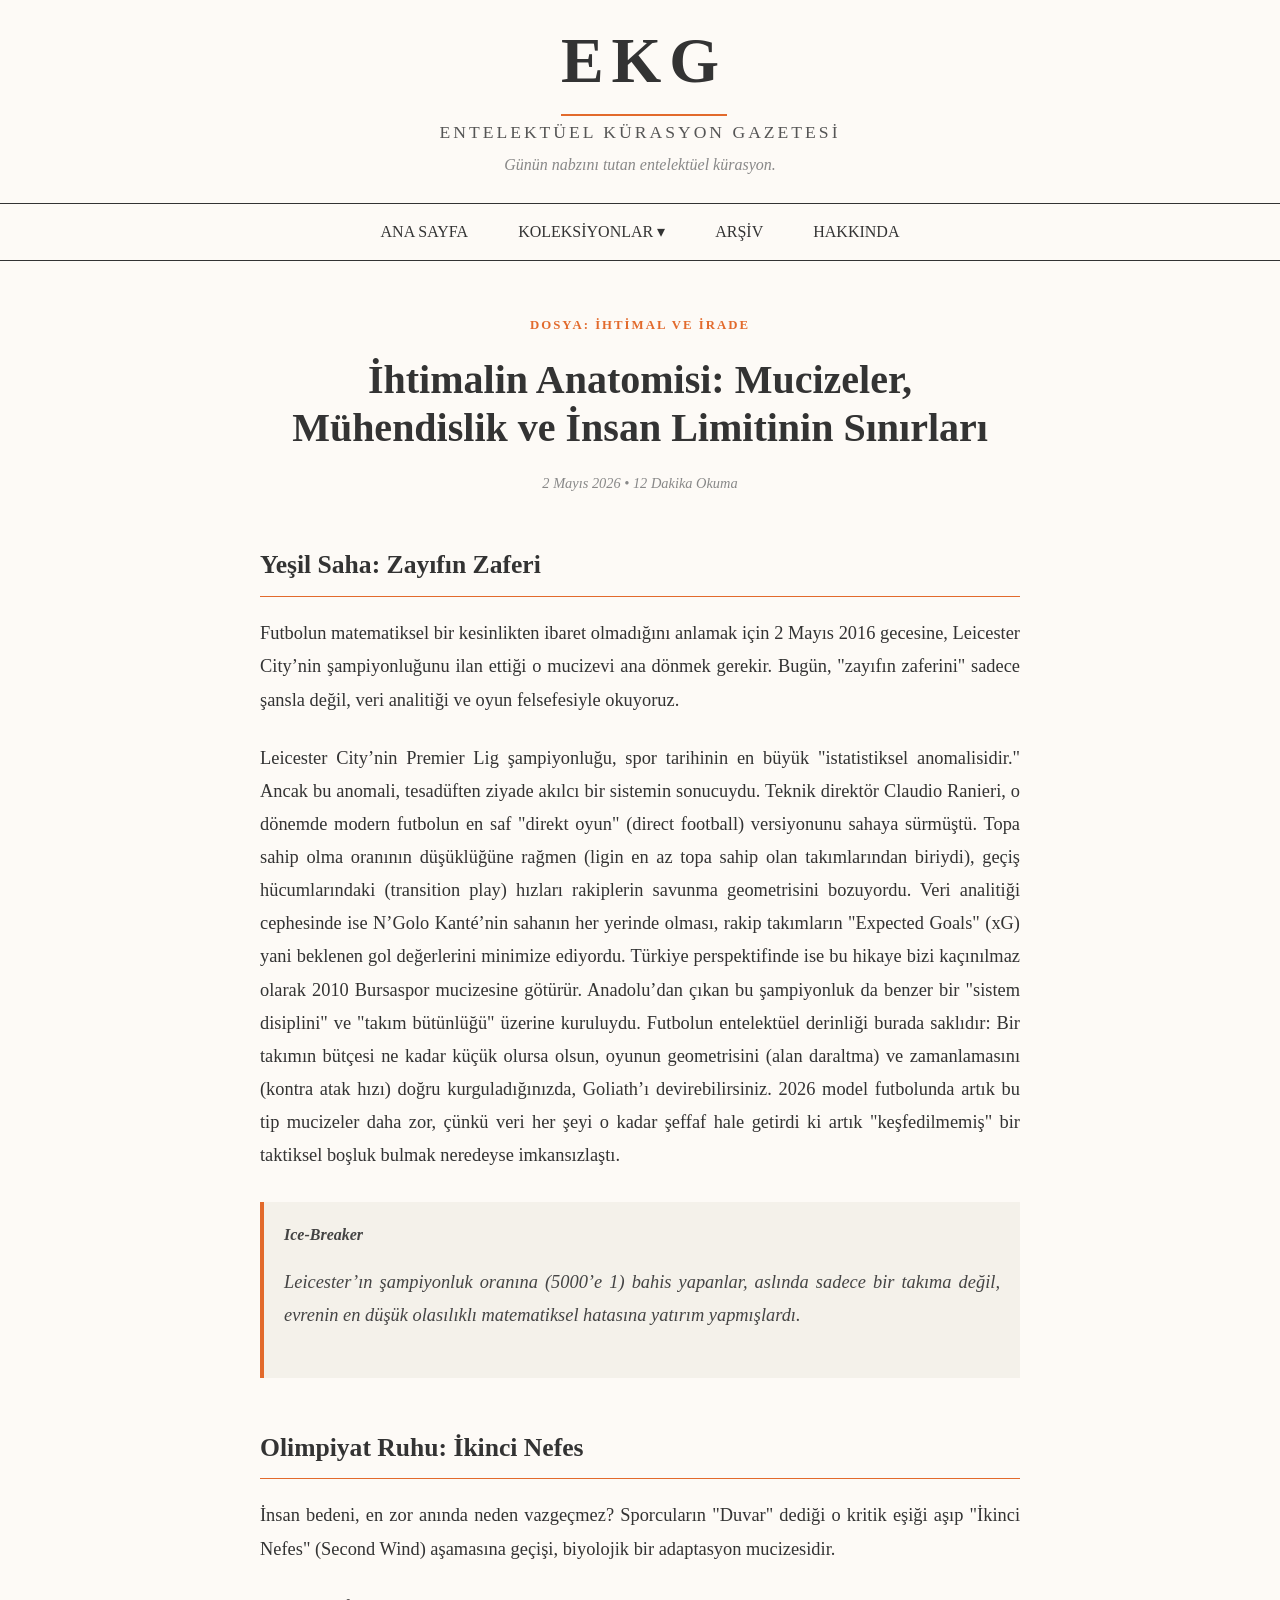
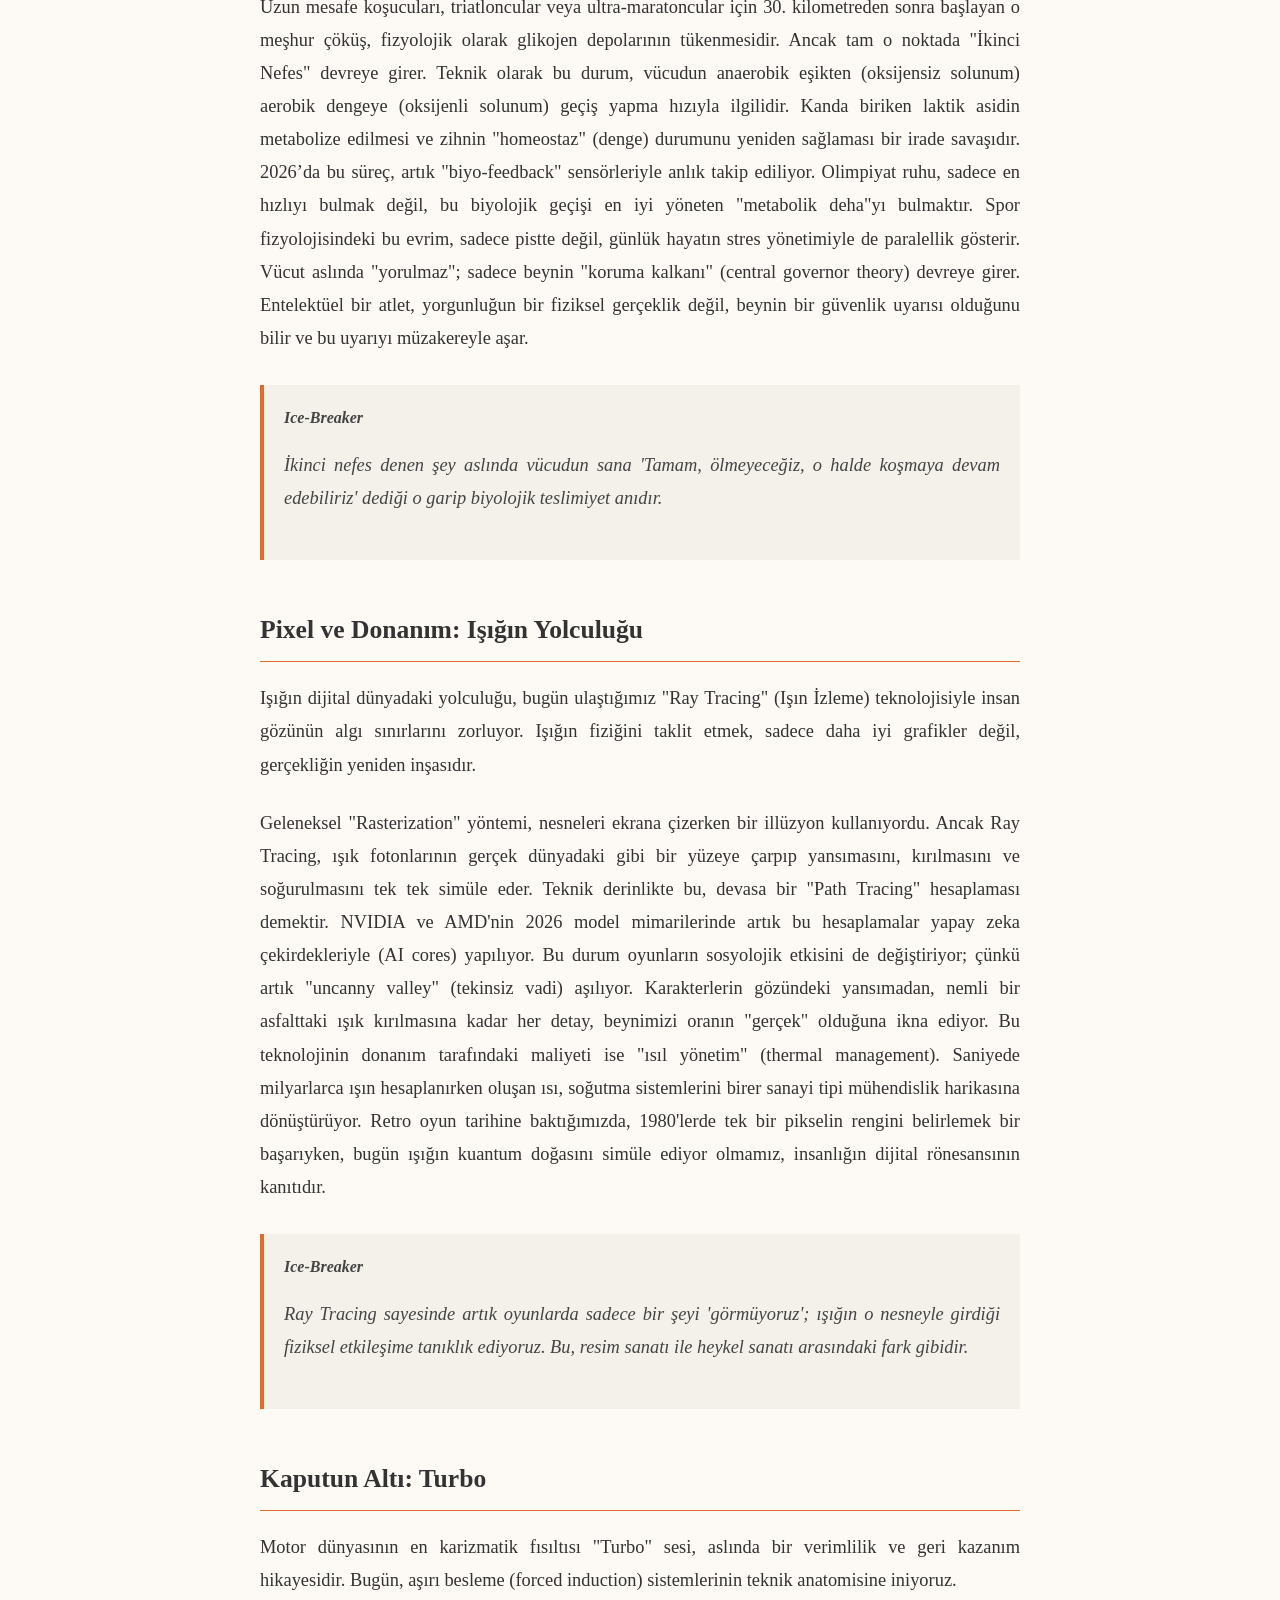
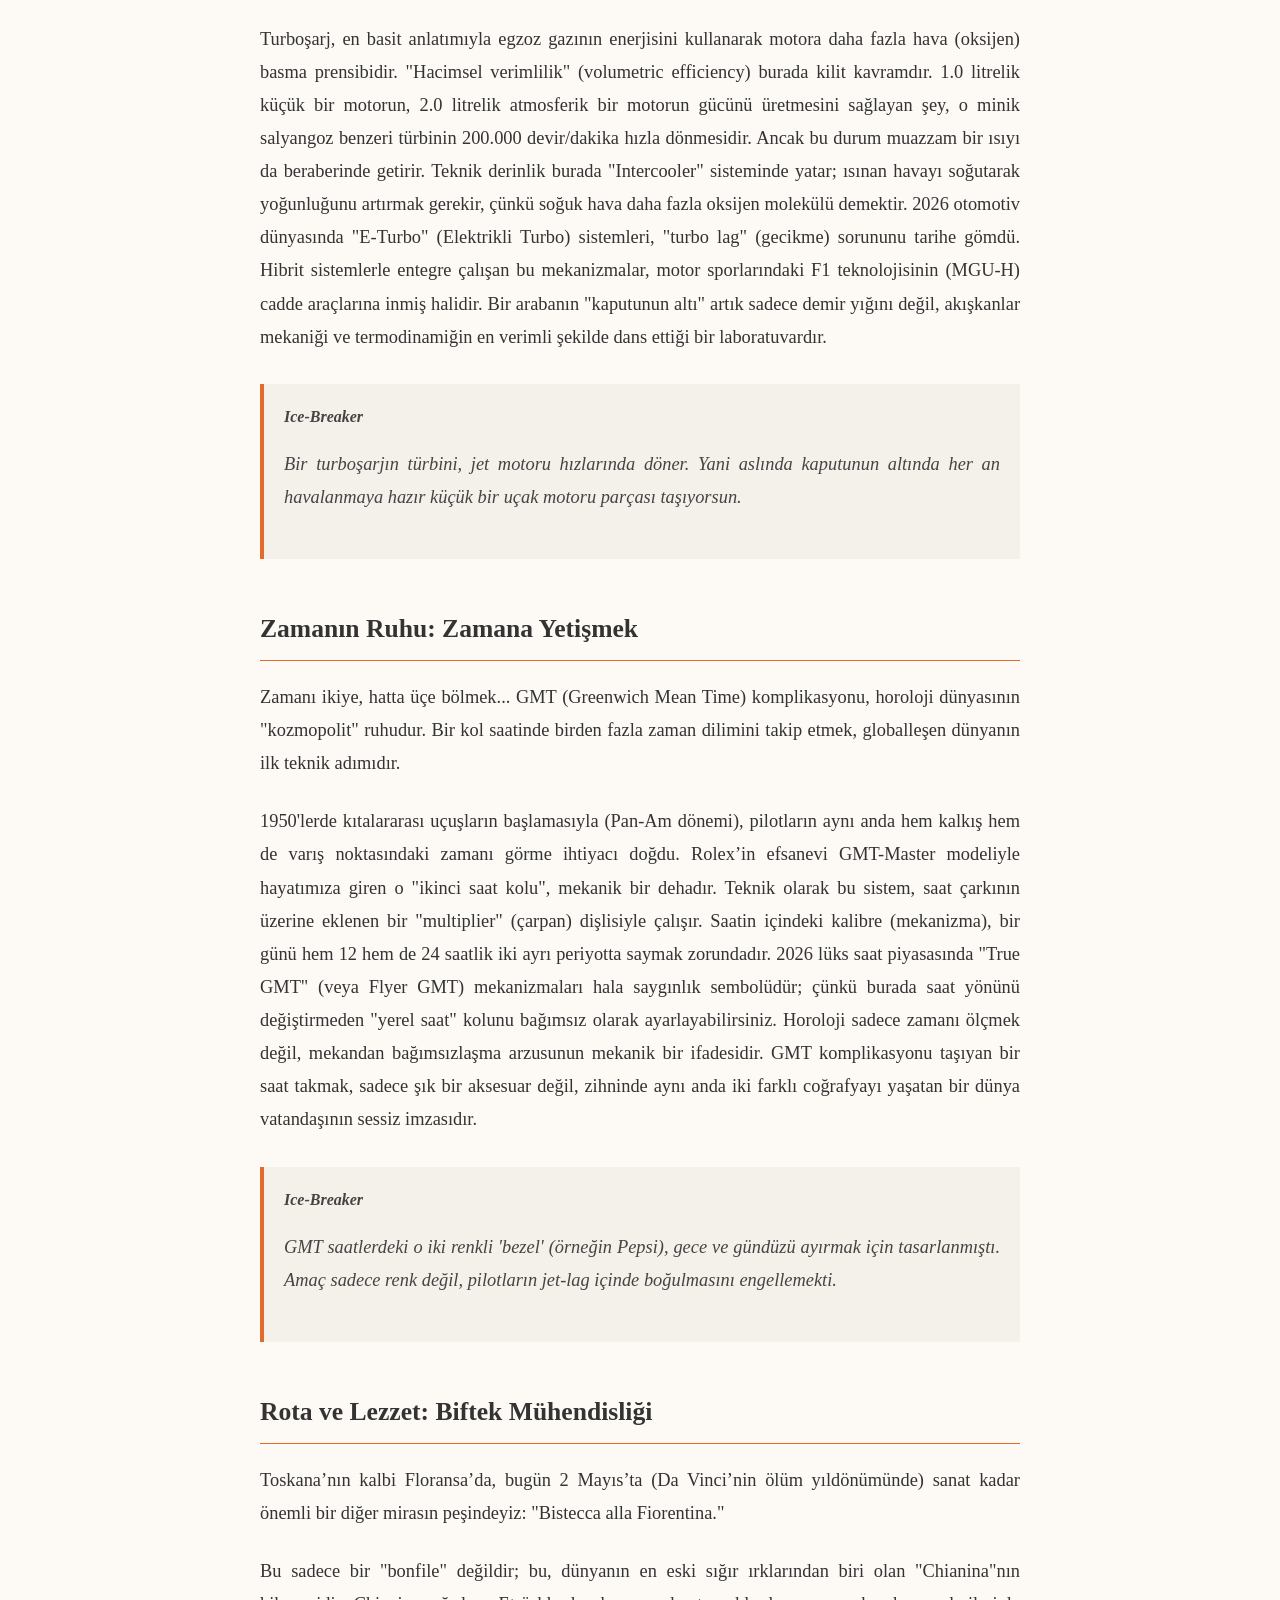
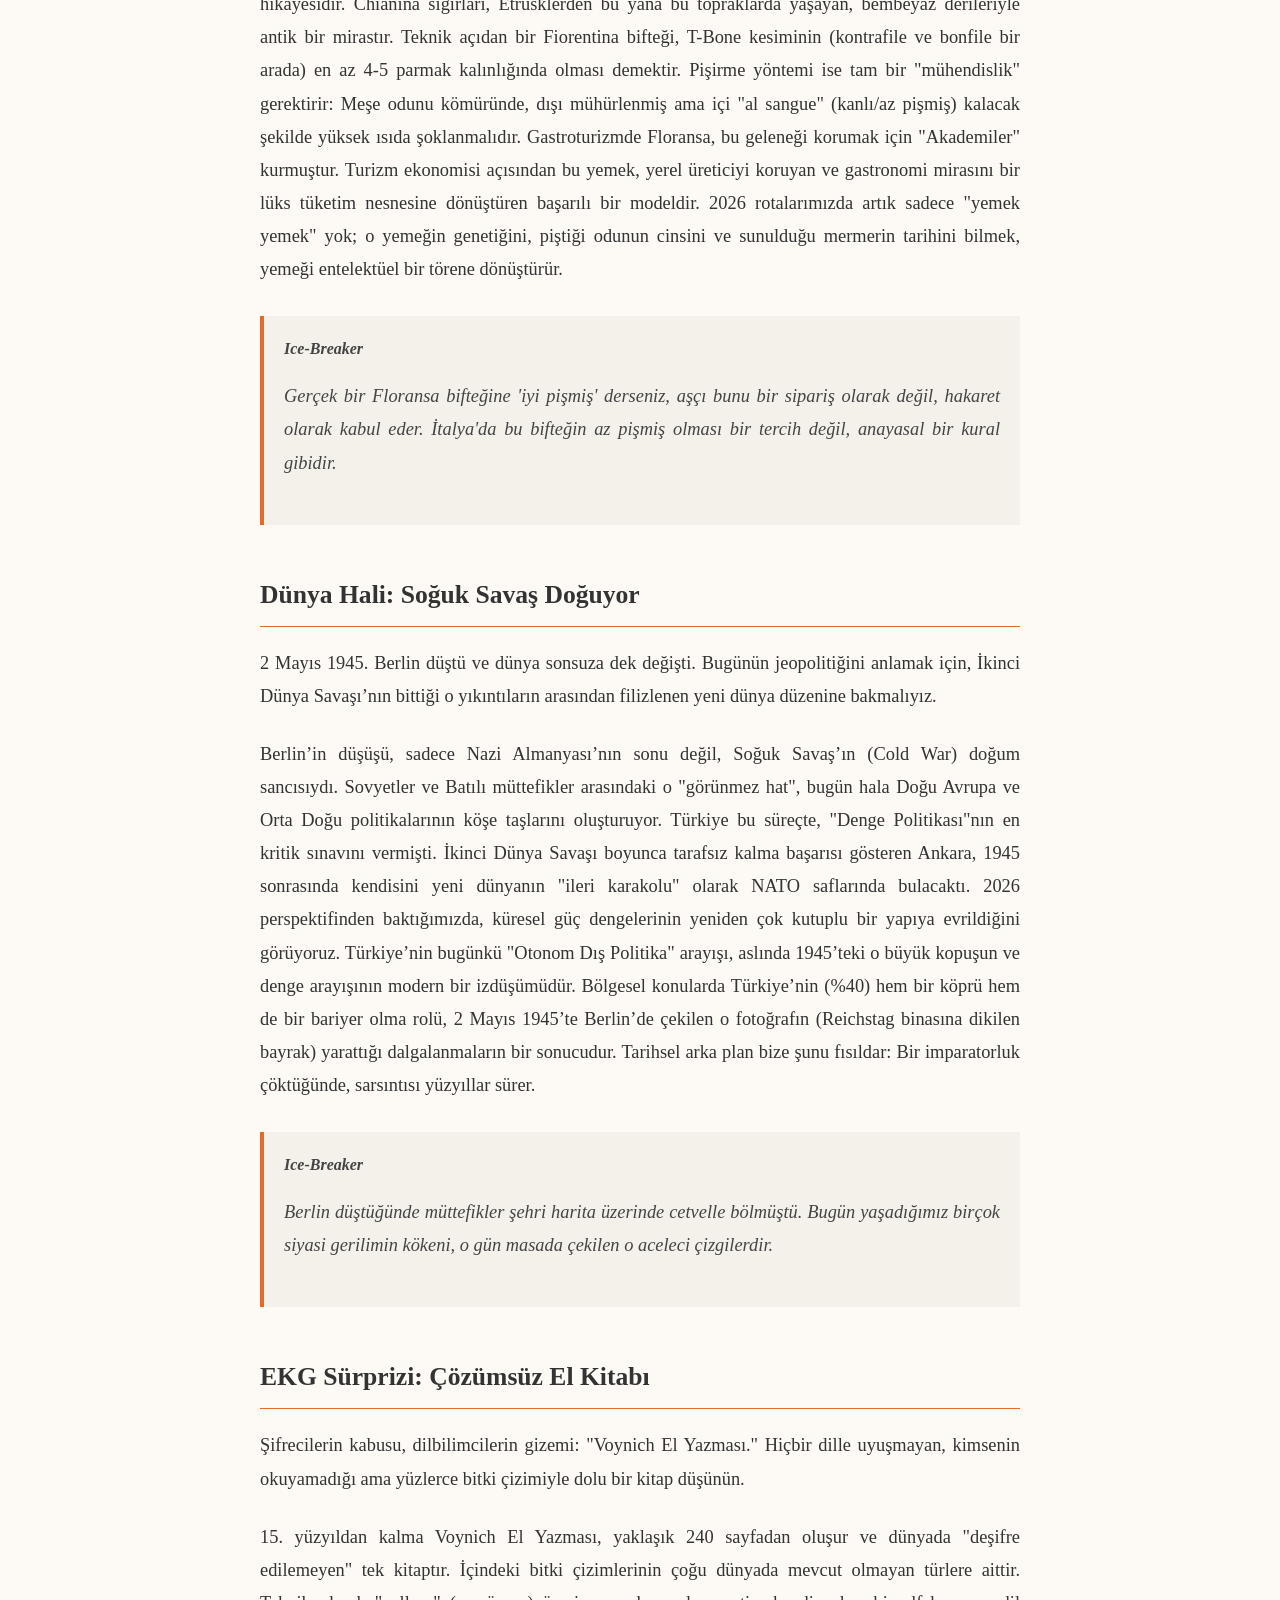
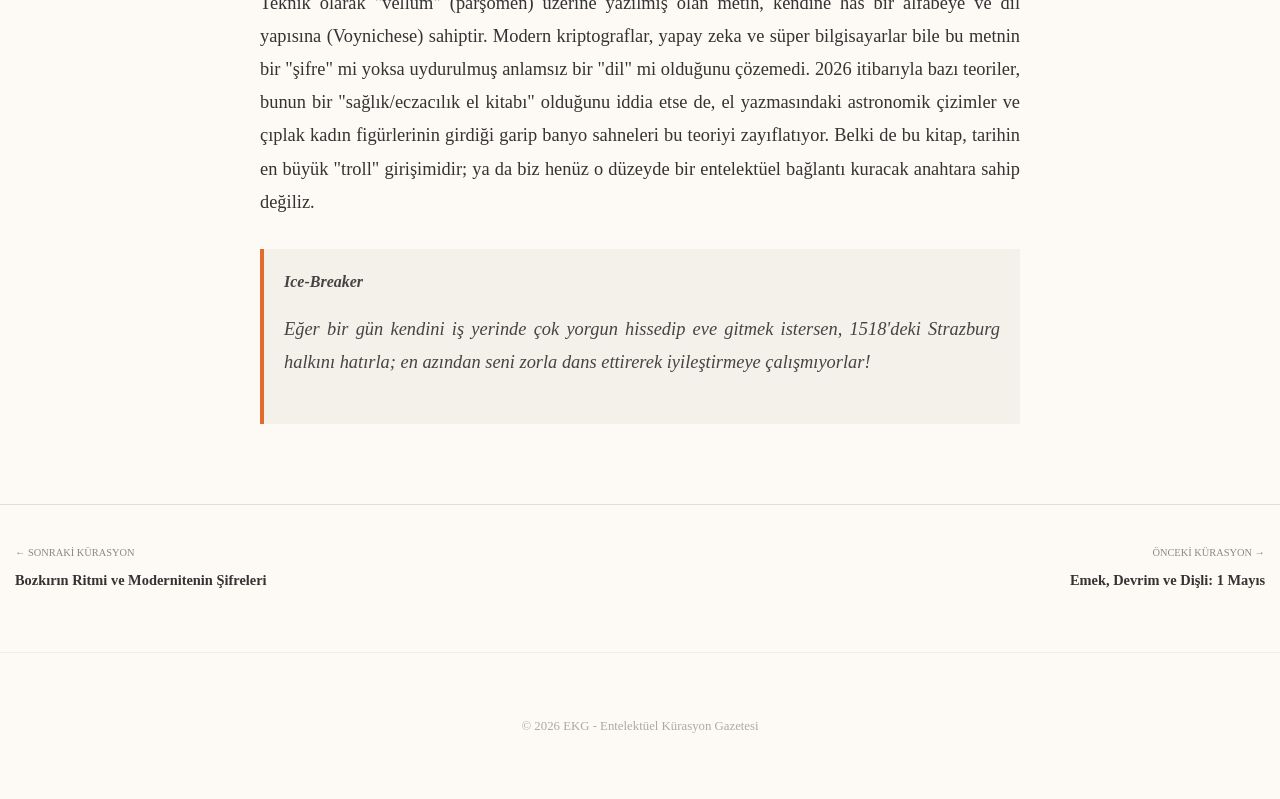
<file: yazilar/yazi-uc.html>
<!DOCTYPE html>
<html lang="tr">
<head>
    <meta charset="UTF-8">
    <meta name="viewport" content="width=device-width, initial-scale=1.0">
    <title>Mucizeler, Mühendislik ve İnsan | EKG</title>
    <link rel="stylesheet" href="../style.css"> </head>
<body>

    <header>
        <h1 class="site-title"><a href="../index.html">EKG</a></h1>
        <h2 class="full-name">Entelektüel Kürasyon Gazetesi</h2>
        <p class="motto">Günün nabzını tutan entelektüel kürasyon.</p>
    </header>

    <nav class="main-nav">
        <div class="mobile-menu-btn" id="mobileMenuBtn">
            <span></span><span></span><span></span>
            <small>MENÜ</small>
        </div>
        <ul class="nav-list" id="navList">
            <li><a href="../index.html">ANA SAYFA</a></li>
            <li class="dropdown">
                <a href="javascript:void(0)" class="dropbtn">KOLEKSİYONLAR ▾</a>
                <ul class="dropdown-content">
                    <li><a href="#">Haftasonu Rehberleri</a></li>
                    <li><a href="#">Araştırma Dosyaları</a></li>
                    <li><a href="#">Yazı Dizileri</a></li>
                    <li><a href="#">İncelemeler</a></li>
                </ul>
            </li>
            <li><a href="#">ARŞİV</a></li>
            <li><a href="../hakkinda.html">HAKKINDA</a></li>
        </ul>
    </nav>

    <main class="article-container">
        <header class="article-header">
            <span class="category-tag">Dosya: İhtimal ve İrade</span>
            <h1>İhtimalin Anatomisi: Mucizeler, Mühendislik ve İnsan Limitinin Sınırları</h1>
            <div class="article-meta">
                <span class="date">2 Mayıs 2026</span> • <span class="read-time">12 Dakika Okuma</span>
            </div>
        </header>

        

        <div class="article-body">
            
            <section>
                <h3>Yeşil Saha: Zayıfın Zaferi</h3>
                <p>Futbolun matematiksel bir kesinlikten ibaret olmadığını anlamak için 2 Mayıs 2016 gecesine, Leicester City’nin şampiyonluğunu ilan ettiği o mucizevi ana dönmek gerekir. Bugün, "zayıfın zaferini" sadece şansla değil, veri analitiği ve oyun felsefesiyle okuyoruz.</p>
                <p>Leicester City’nin Premier Lig şampiyonluğu, spor tarihinin en büyük "istatistiksel anomalisidir." Ancak bu anomali, tesadüften ziyade akılcı bir sistemin sonucuydu. Teknik direktör Claudio Ranieri, o dönemde modern futbolun en saf "direkt oyun" (direct football) versiyonunu sahaya sürmüştü. Topa sahip olma oranının düşüklüğüne rağmen (ligin en az topa sahip olan takımlarından biriydi), geçiş hücumlarındaki (transition play) hızları rakiplerin savunma geometrisini bozuyordu. Veri analitiği cephesinde ise N’Golo Kanté’nin sahanın her yerinde olması, rakip takımların "Expected Goals" (xG) yani beklenen gol değerlerini minimize ediyordu. Türkiye perspektifinde ise bu hikaye bizi kaçınılmaz olarak 2010 Bursaspor mucizesine götürür. Anadolu’dan çıkan bu şampiyonluk da benzer bir "sistem disiplini" ve "takım bütünlüğü" üzerine kuruluydu. Futbolun entelektüel derinliği burada saklıdır: Bir takımın bütçesi ne kadar küçük olursa olsun, oyunun geometrisini (alan daraltma) ve zamanlamasını (kontra atak hızı) doğru kurguladığınızda, Goliath’ı devirebilirsiniz. 2026 model futbolunda artık bu tip mucizeler daha zor, çünkü veri her şeyi o kadar şeffaf hale getirdi ki artık "keşfedilmemiş" bir taktiksel boşluk bulmak neredeyse imkansızlaştı.</p>
                
                <div class="ice-breaker-box">
                    <strong>Ice-Breaker</strong>
                    <p>Leicester’ın şampiyonluk oranına (5000’e 1) bahis yapanlar, aslında sadece bir takıma değil, evrenin en düşük olasılıklı matematiksel hatasına yatırım yapmışlardı.</p>
                </div>
            </section>

            <section>
                <h3>Olimpiyat Ruhu: İkinci Nefes</h3>
                <p>İnsan bedeni, en zor anında neden vazgeçmez? Sporcuların "Duvar" dediği o kritik eşiği aşıp "İkinci Nefes" (Second Wind) aşamasına geçişi, biyolojik bir adaptasyon mucizesidir.</p>
                <p>Uzun mesafe koşucuları, triatloncular veya ultra-maratoncular için 30. kilometreden sonra başlayan o meşhur çöküş, fizyolojik olarak glikojen depolarının tükenmesidir. Ancak tam o noktada "İkinci Nefes" devreye girer. Teknik olarak bu durum, vücudun anaerobik eşikten (oksijensiz solunum) aerobik dengeye (oksijenli solunum) geçiş yapma hızıyla ilgilidir. Kanda biriken laktik asidin metabolize edilmesi ve zihnin "homeostaz" (denge) durumunu yeniden sağlaması bir irade savaşıdır. 2026’da bu süreç, artık "biyo-feedback" sensörleriyle anlık takip ediliyor. Olimpiyat ruhu, sadece en hızlıyı bulmak değil, bu biyolojik geçişi en iyi yöneten "metabolik deha"yı bulmaktır. Spor fizyolojisindeki bu evrim, sadece pistte değil, günlük hayatın stres yönetimiyle de paralellik gösterir. Vücut aslında "yorulmaz"; sadece beynin "koruma kalkanı" (central governor theory) devreye girer. Entelektüel bir atlet, yorgunluğun bir fiziksel gerçeklik değil, beynin bir güvenlik uyarısı olduğunu bilir ve bu uyarıyı müzakereyle aşar.</p>
               
                <div class="ice-breaker-box">
                    <strong>Ice-Breaker</strong>
                    <p>İkinci nefes denen şey aslında vücudun sana 'Tamam, ölmeyeceğiz, o halde koşmaya devam edebiliriz' dediği o garip biyolojik teslimiyet anıdır.</p>
                </div>
            </section>
            
            <section>
                <h3>Pixel ve Donanım: Işığın Yolculuğu</h3>
                <p>Işığın dijital dünyadaki yolculuğu, bugün ulaştığımız "Ray Tracing" (Işın İzleme) teknolojisiyle insan gözünün algı sınırlarını zorluyor. Işığın fiziğini taklit etmek, sadece daha iyi grafikler değil, gerçekliğin yeniden inşasıdır.</p>
                <p>Geleneksel "Rasterization" yöntemi, nesneleri ekrana çizerken bir illüzyon kullanıyordu. Ancak Ray Tracing, ışık fotonlarının gerçek dünyadaki gibi bir yüzeye çarpıp yansımasını, kırılmasını ve soğurulmasını tek tek simüle eder. Teknik derinlikte bu, devasa bir "Path Tracing" hesaplaması demektir. NVIDIA ve AMD'nin 2026 model mimarilerinde artık bu hesaplamalar yapay zeka çekirdekleriyle (AI cores) yapılıyor. Bu durum oyunların sosyolojik etkisini de değiştiriyor; çünkü artık "uncanny valley" (tekinsiz vadi) aşılıyor. Karakterlerin gözündeki yansımadan, nemli bir asfalttaki ışık kırılmasına kadar her detay, beynimizi oranın "gerçek" olduğuna ikna ediyor. Bu teknolojinin donanım tarafındaki maliyeti ise "ısıl yönetim" (thermal management). Saniyede milyarlarca ışın hesaplanırken oluşan ısı, soğutma sistemlerini birer sanayi tipi mühendislik harikasına dönüştürüyor. Retro oyun tarihine baktığımızda, 1980'lerde tek bir pikselin rengini belirlemek bir başarıyken, bugün ışığın kuantum doğasını simüle ediyor olmamız, insanlığın dijital rönesansının kanıtıdır.</p>
    
                <div class="ice-breaker-box">
                    <strong>Ice-Breaker</strong>
                    <p>Ray Tracing sayesinde artık oyunlarda sadece bir şeyi 'görmüyoruz'; ışığın o nesneyle girdiği fiziksel etkileşime tanıklık ediyoruz. Bu, resim sanatı ile heykel sanatı arasındaki fark gibidir.</p>
                </div>
            </section>
            <section>
                <h3>Kaputun Altı: Turbo</h3>
                <p>Motor dünyasının en karizmatik fısıltısı "Turbo" sesi, aslında bir verimlilik ve geri kazanım hikayesidir. Bugün, aşırı besleme (forced induction) sistemlerinin teknik anatomisine iniyoruz.</p>
                <p>Turboşarj, en basit anlatımıyla egzoz gazının enerjisini kullanarak motora daha fazla hava (oksijen) basma prensibidir. "Hacimsel verimlilik" (volumetric efficiency) burada kilit kavramdır. 1.0 litrelik küçük bir motorun, 2.0 litrelik atmosferik bir motorun gücünü üretmesini sağlayan şey, o minik salyangoz benzeri türbinin 200.000 devir/dakika hızla dönmesidir. Ancak bu durum muazzam bir ısıyı da beraberinde getirir. Teknik derinlik burada "Intercooler" sisteminde yatar; ısınan havayı soğutarak yoğunluğunu artırmak gerekir, çünkü soğuk hava daha fazla oksijen molekülü demektir. 2026 otomotiv dünyasında "E-Turbo" (Elektrikli Turbo) sistemleri, "turbo lag" (gecikme) sorununu tarihe gömdü. Hibrit sistemlerle entegre çalışan bu mekanizmalar, motor sporlarındaki F1 teknolojisinin (MGU-H) cadde araçlarına inmiş halidir. Bir arabanın "kaputunun altı" artık sadece demir yığını değil, akışkanlar mekaniği ve termodinamiğin en verimli şekilde dans ettiği bir laboratuvardır.</p>
    
                <div class="ice-breaker-box">
                    <strong>Ice-Breaker</strong>
                    <p>Bir turboşarjın türbini, jet motoru hızlarında döner. Yani aslında kaputunun altında her an havalanmaya hazır küçük bir uçak motoru parçası taşıyorsun.</p>
                </div>
            </section>
            
            <section>
                <h3>Zamanın Ruhu: Zamana Yetişmek</h3>
                <p>Zamanı ikiye, hatta üçe bölmek... GMT (Greenwich Mean Time) komplikasyonu, horoloji dünyasının "kozmopolit" ruhudur. Bir kol saatinde birden fazla zaman dilimini takip etmek, globalleşen dünyanın ilk teknik adımıdır.</p>
                <p>1950'lerde kıtalararası uçuşların başlamasıyla (Pan-Am dönemi), pilotların aynı anda hem kalkış hem de varış noktasındaki zamanı görme ihtiyacı doğdu. Rolex’in efsanevi GMT-Master modeliyle hayatımıza giren o "ikinci saat kolu", mekanik bir dehadır. Teknik olarak bu sistem, saat çarkının üzerine eklenen bir "multiplier" (çarpan) dişlisiyle çalışır. Saatin içindeki kalibre (mekanizma), bir günü hem 12 hem de 24 saatlik iki ayrı periyotta saymak zorundadır. 2026 lüks saat piyasasında "True GMT" (veya Flyer GMT) mekanizmaları hala saygınlık sembolüdür; çünkü burada saat yönünü değiştirmeden "yerel saat" kolunu bağımsız olarak ayarlayabilirsiniz. Horoloji sadece zamanı ölçmek değil, mekandan bağımsızlaşma arzusunun mekanik bir ifadesidir. GMT komplikasyonu taşıyan bir saat takmak, sadece şık bir aksesuar değil, zihninde aynı anda iki farklı coğrafyayı yaşatan bir dünya vatandaşının sessiz imzasıdır.</p>                
    
                <div class="ice-breaker-box">
                    <strong>Ice-Breaker</strong>
                    <p>GMT saatlerdeki o iki renkli 'bezel' (örneğin Pepsi), gece ve gündüzü ayırmak için tasarlanmıştı. Amaç sadece renk değil, pilotların jet-lag içinde boğulmasını engellemekti.</p>
                </div>
            </section>
            
            <section>
                <h3>Rota ve Lezzet: Biftek Mühendisliği</h3>
                <p>Toskana’nın kalbi Floransa’da, bugün 2 Mayıs’ta (Da Vinci’nin ölüm yıldönümünde) sanat kadar önemli bir diğer mirasın peşindeyiz: "Bistecca alla Fiorentina."</p>
                <p>Bu sadece bir "bonfile" değildir; bu, dünyanın en eski sığır ırklarından biri olan "Chianina"nın hikayesidir. Chianina sığırları, Etrüsklerden bu yana bu topraklarda yaşayan, bembeyaz derileriyle antik bir mirastır. Teknik açıdan bir Fiorentina bifteği, T-Bone kesiminin (kontrafile ve bonfile bir arada) en az 4-5 parmak kalınlığında olması demektir. Pişirme yöntemi ise tam bir "mühendislik" gerektirir: Meşe odunu kömüründe, dışı mühürlenmiş ama içi "al sangue" (kanlı/az pişmiş) kalacak şekilde yüksek ısıda şoklanmalıdır. Gastroturizmde Floransa, bu geleneği korumak için "Akademiler" kurmuştur. Turizm ekonomisi açısından bu yemek, yerel üreticiyi koruyan ve gastronomi mirasını bir lüks tüketim nesnesine dönüştüren başarılı bir modeldir. 2026 rotalarımızda artık sadece "yemek yemek" yok; o yemeğin genetiğini, piştiği odunun cinsini ve sunulduğu mermerin tarihini bilmek, yemeği entelektüel bir törene dönüştürür.</p>
    
                <div class="ice-breaker-box">
                    <strong>Ice-Breaker</strong>
                    <p>Gerçek bir Floransa bifteğine 'iyi pişmiş' derseniz, aşçı bunu bir sipariş olarak değil, hakaret olarak kabul eder. İtalya'da bu bifteğin az pişmiş olması bir tercih değil, anayasal bir kural gibidir.</p>
                </div>
            </section>
            
            <section>
                <h3>Dünya Hali: Soğuk Savaş Doğuyor</h3>
                <p>2 Mayıs 1945. Berlin düştü ve dünya sonsuza dek değişti. Bugünün jeopolitiğini anlamak için, İkinci Dünya Savaşı’nın bittiği o yıkıntıların arasından filizlenen yeni dünya düzenine bakmalıyız.</p>
                <p>Berlin’in düşüşü, sadece Nazi Almanyası’nın sonu değil, Soğuk Savaş’ın (Cold War) doğum sancısıydı. Sovyetler ve Batılı müttefikler arasındaki o "görünmez hat", bugün hala Doğu Avrupa ve Orta Doğu politikalarının köşe taşlarını oluşturuyor. Türkiye bu süreçte, "Denge Politikası"nın en kritik sınavını vermişti. İkinci Dünya Savaşı boyunca tarafsız kalma başarısı gösteren Ankara, 1945 sonrasında kendisini yeni dünyanın "ileri karakolu" olarak NATO saflarında bulacaktı. 2026 perspektifinden baktığımızda, küresel güç dengelerinin yeniden çok kutuplu bir yapıya evrildiğini görüyoruz. Türkiye’nin bugünkü "Otonom Dış Politika" arayışı, aslında 1945’teki o büyük kopuşun ve denge arayışının modern bir izdüşümüdür. Bölgesel konularda Türkiye’nin (%40) hem bir köprü hem de bir bariyer olma rolü, 2 Mayıs 1945’te Berlin’de çekilen o fotoğrafın (Reichstag binasına dikilen bayrak) yarattığı dalgalanmaların bir sonucudur. Tarihsel arka plan bize şunu fısıldar: Bir imparatorluk çöktüğünde, sarsıntısı yüzyıllar sürer.</p>
    
                <div class="ice-breaker-box">
                    <strong>Ice-Breaker</strong>
                    <p>Berlin düştüğünde müttefikler şehri harita üzerinde cetvelle bölmüştü. Bugün yaşadığımız birçok siyasi gerilimin kökeni, o gün masada çekilen o aceleci çizgilerdir.</p>
                </div>
            </section>

            <section class="ekg-surprise">
                <h3>EKG Sürprizi: Çözümsüz El Kitabı</h3>
                <p>Şifrecilerin kabusu, dilbilimcilerin gizemi: "Voynich El Yazması." Hiçbir dille uyuşmayan, kimsenin okuyamadığı ama yüzlerce bitki çizimiyle dolu bir kitap düşünün.</p>
                <p>15. yüzyıldan kalma Voynich El Yazması, yaklaşık 240 sayfadan oluşur ve dünyada "deşifre edilemeyen" tek kitaptır. İçindeki bitki çizimlerinin çoğu dünyada mevcut olmayan türlere aittir. Teknik olarak "vellum" (parşömen) üzerine yazılmış olan metin, kendine has bir alfabeye ve dil yapısına (Voynichese) sahiptir. Modern kriptograflar, yapay zeka ve süper bilgisayarlar bile bu metnin bir "şifre" mi yoksa uydurulmuş anlamsız bir "dil" mi olduğunu çözemedi. 2026 itibarıyla bazı teoriler, bunun bir "sağlık/eczacılık el kitabı" olduğunu iddia etse de, el yazmasındaki astronomik çizimler ve çıplak kadın figürlerinin girdiği garip banyo sahneleri bu teoriyi zayıflatıyor. Belki de bu kitap, tarihin en büyük "troll" girişimidir; ya da biz henüz o düzeyde bir entelektüel bağlantı kuracak anahtara sahip değiliz.</p>

                <div class="ice-breaker-box">
                    <strong>Ice-Breaker</strong>
                    <p>Eğer bir gün kendini iş yerinde çok yorgun hissedip eve gitmek istersen, 1518'deki Strazburg halkını hatırla; en azından seni zorla dans ettirerek iyileştirmeye çalışmıyorlar!</p>
                </div>
            </section>

        </div>
    </main>
    
    <nav class="post-navigation">
        <a href="yazi-dort.html" class="nav-link nav-next">
            <span class="nav-label">← Sonraki Kürasyon</span>
            <span class="nav-title">Bozkırın Ritmi ve Modernitenin Şifreleri</span>
        </a>
        
        <a href="yazi-iki.html" class="nav-link nav-prev">
            <span class="nav-label">Önceki Kürasyon →</span>
            <span class="nav-title">Emek, Devrim ve Dişli: 1 Mayıs</span>
        </a>
    </nav>

    <footer>
        <p>&copy; 2026 EKG - Entelektüel Kürasyon Gazetesi</p>
    </footer>

    <script src="../script.js"></script>
</body>
</html>
</file>
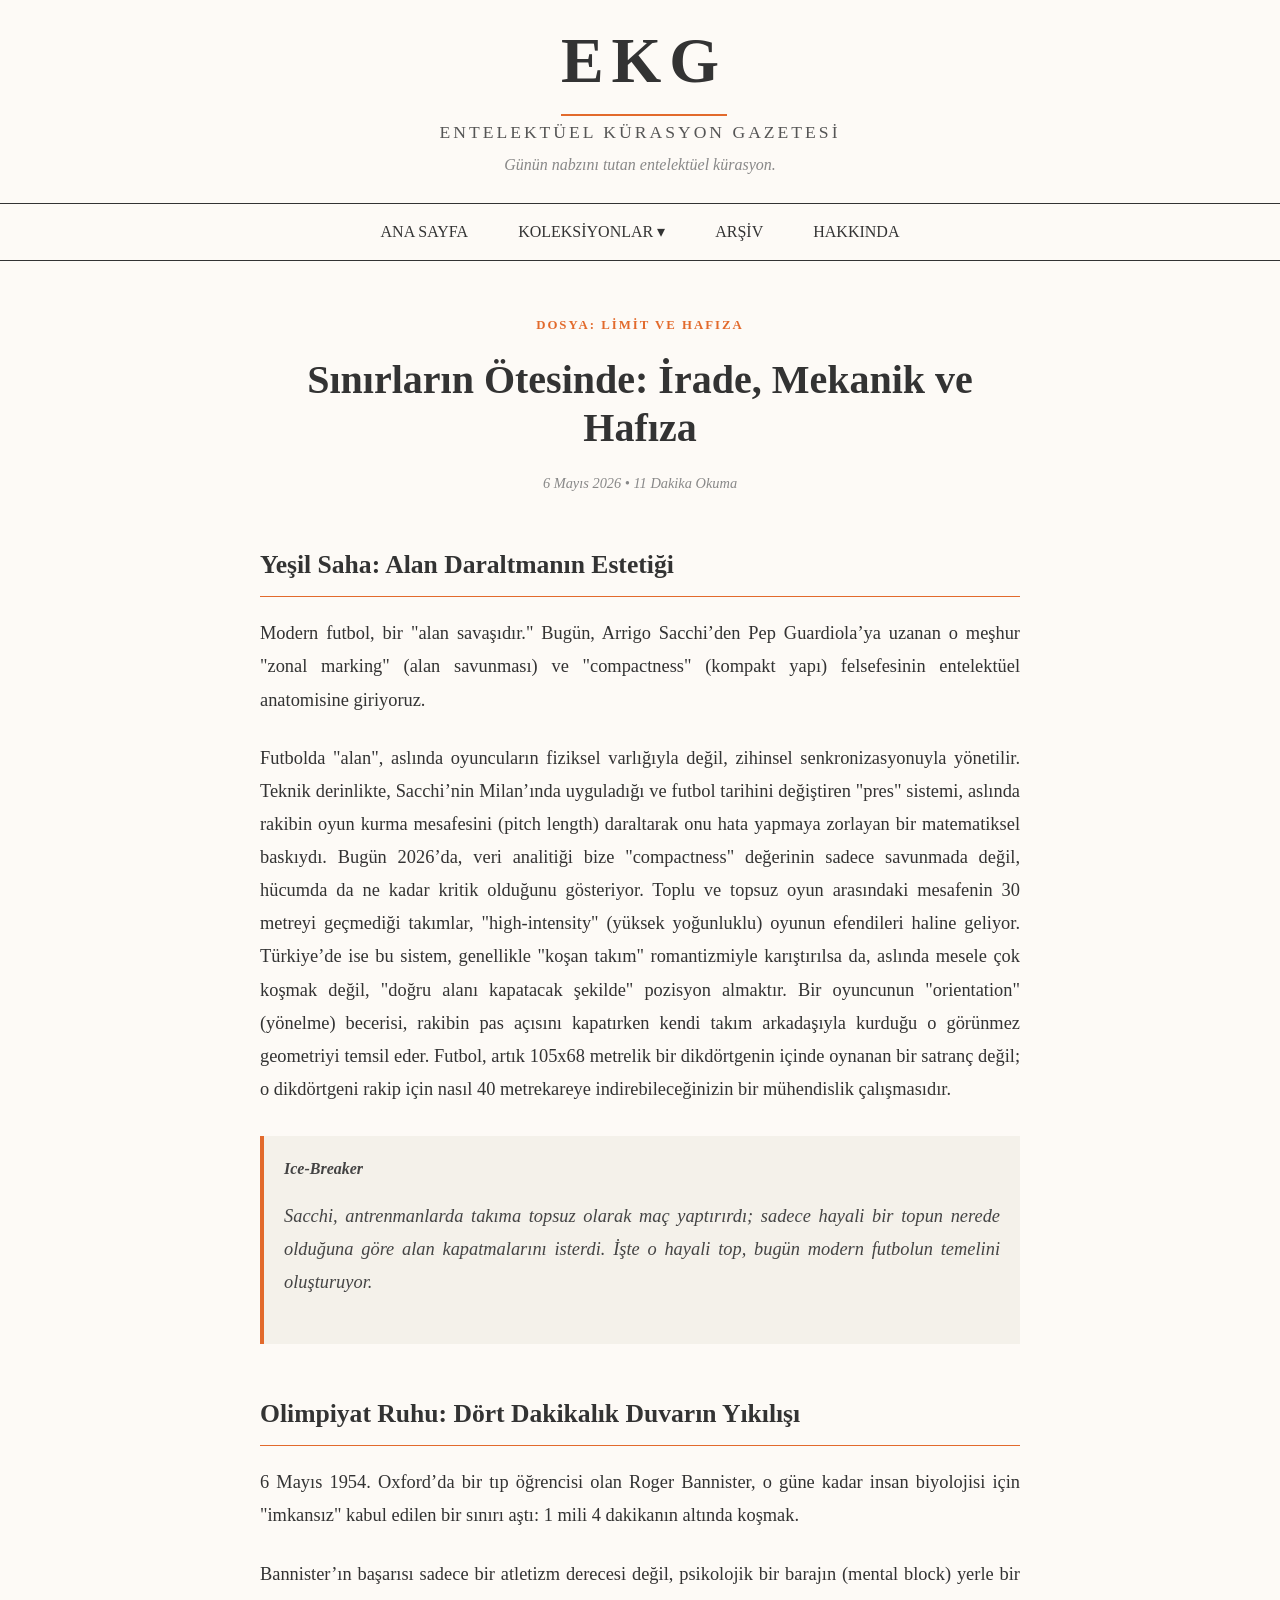
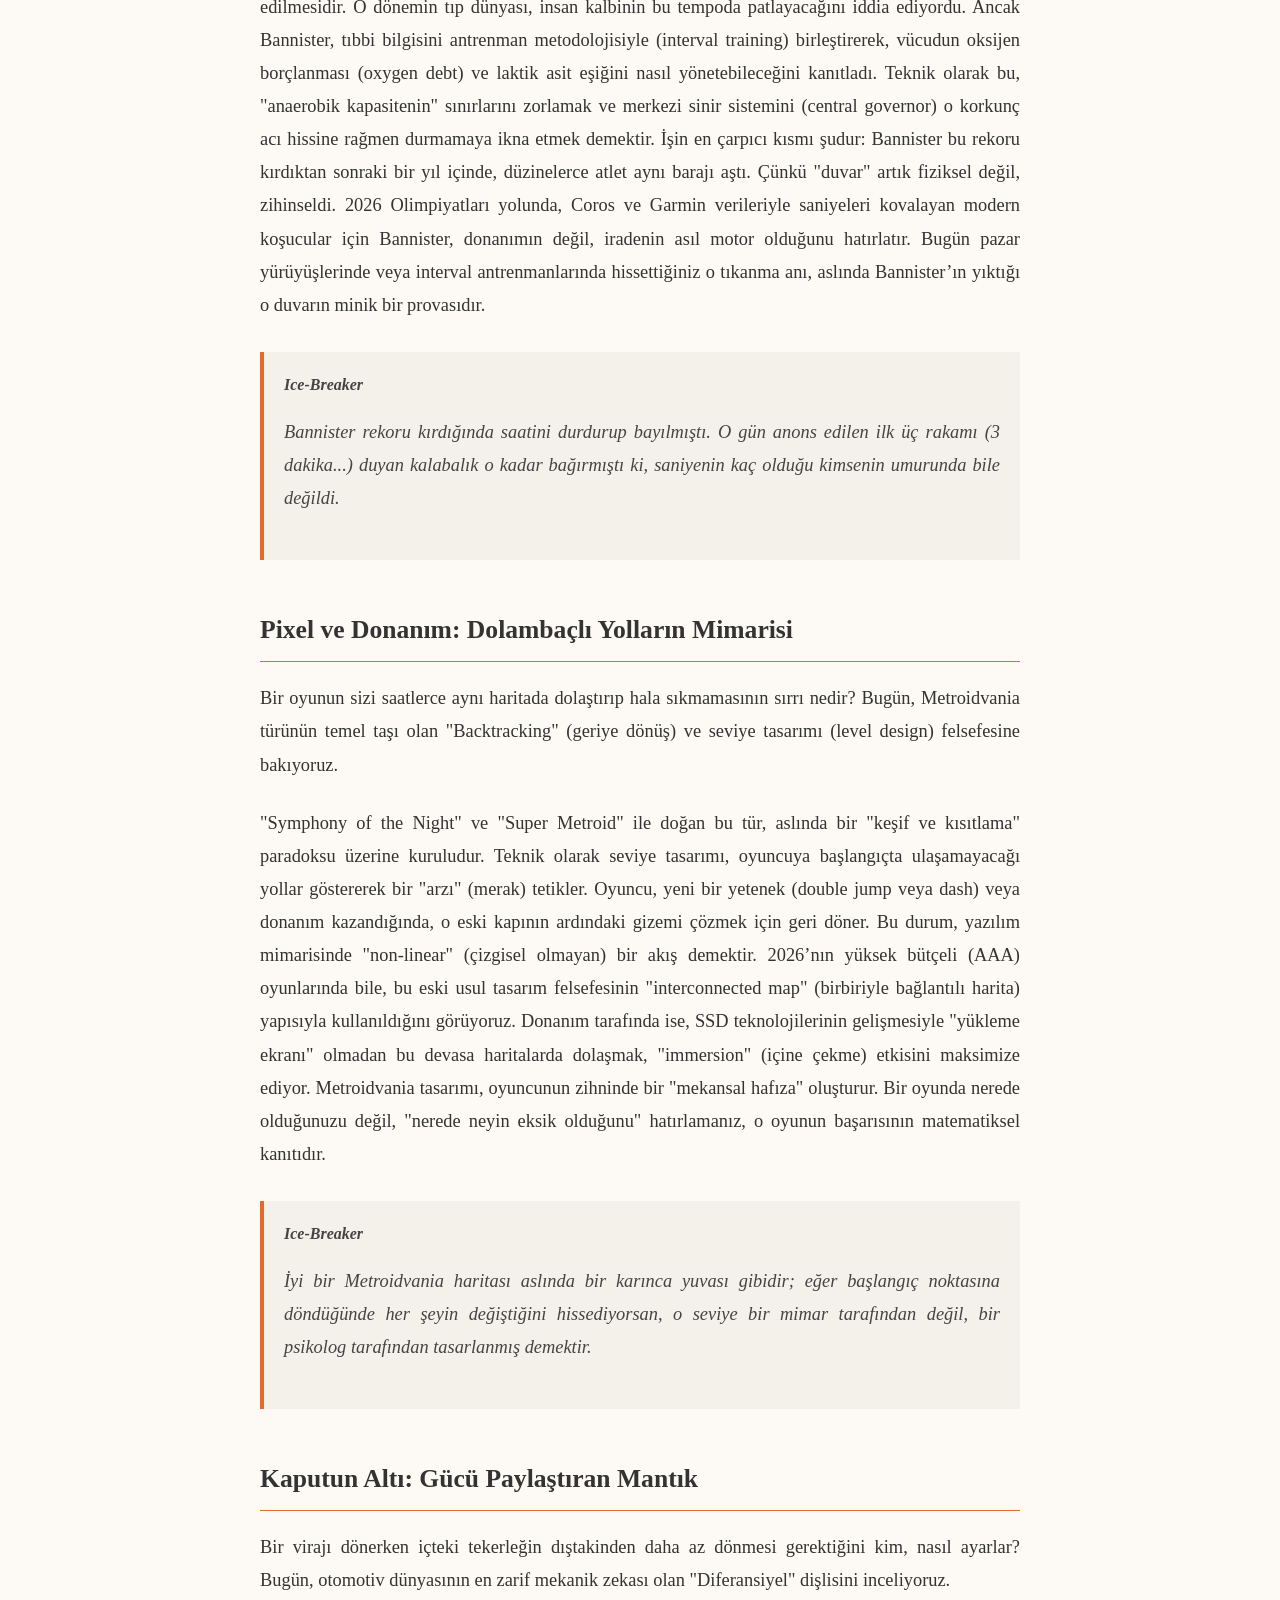
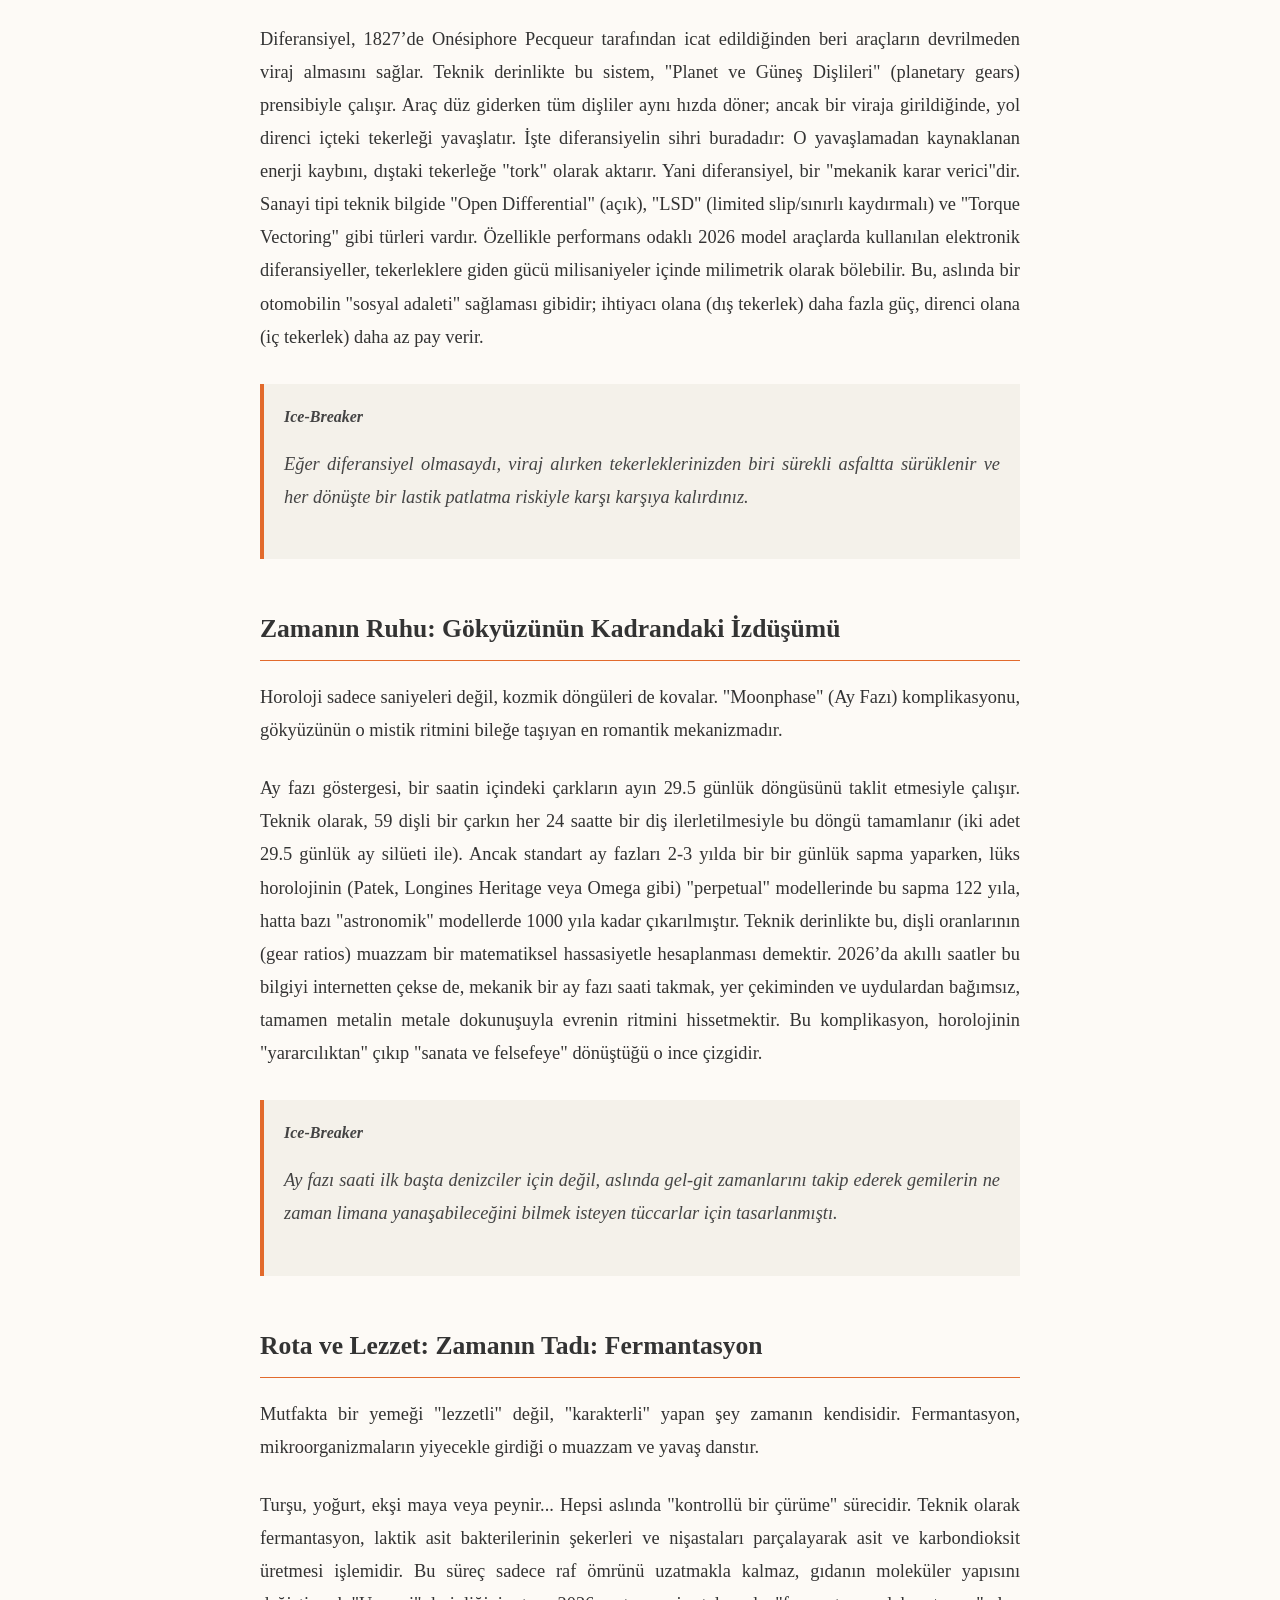
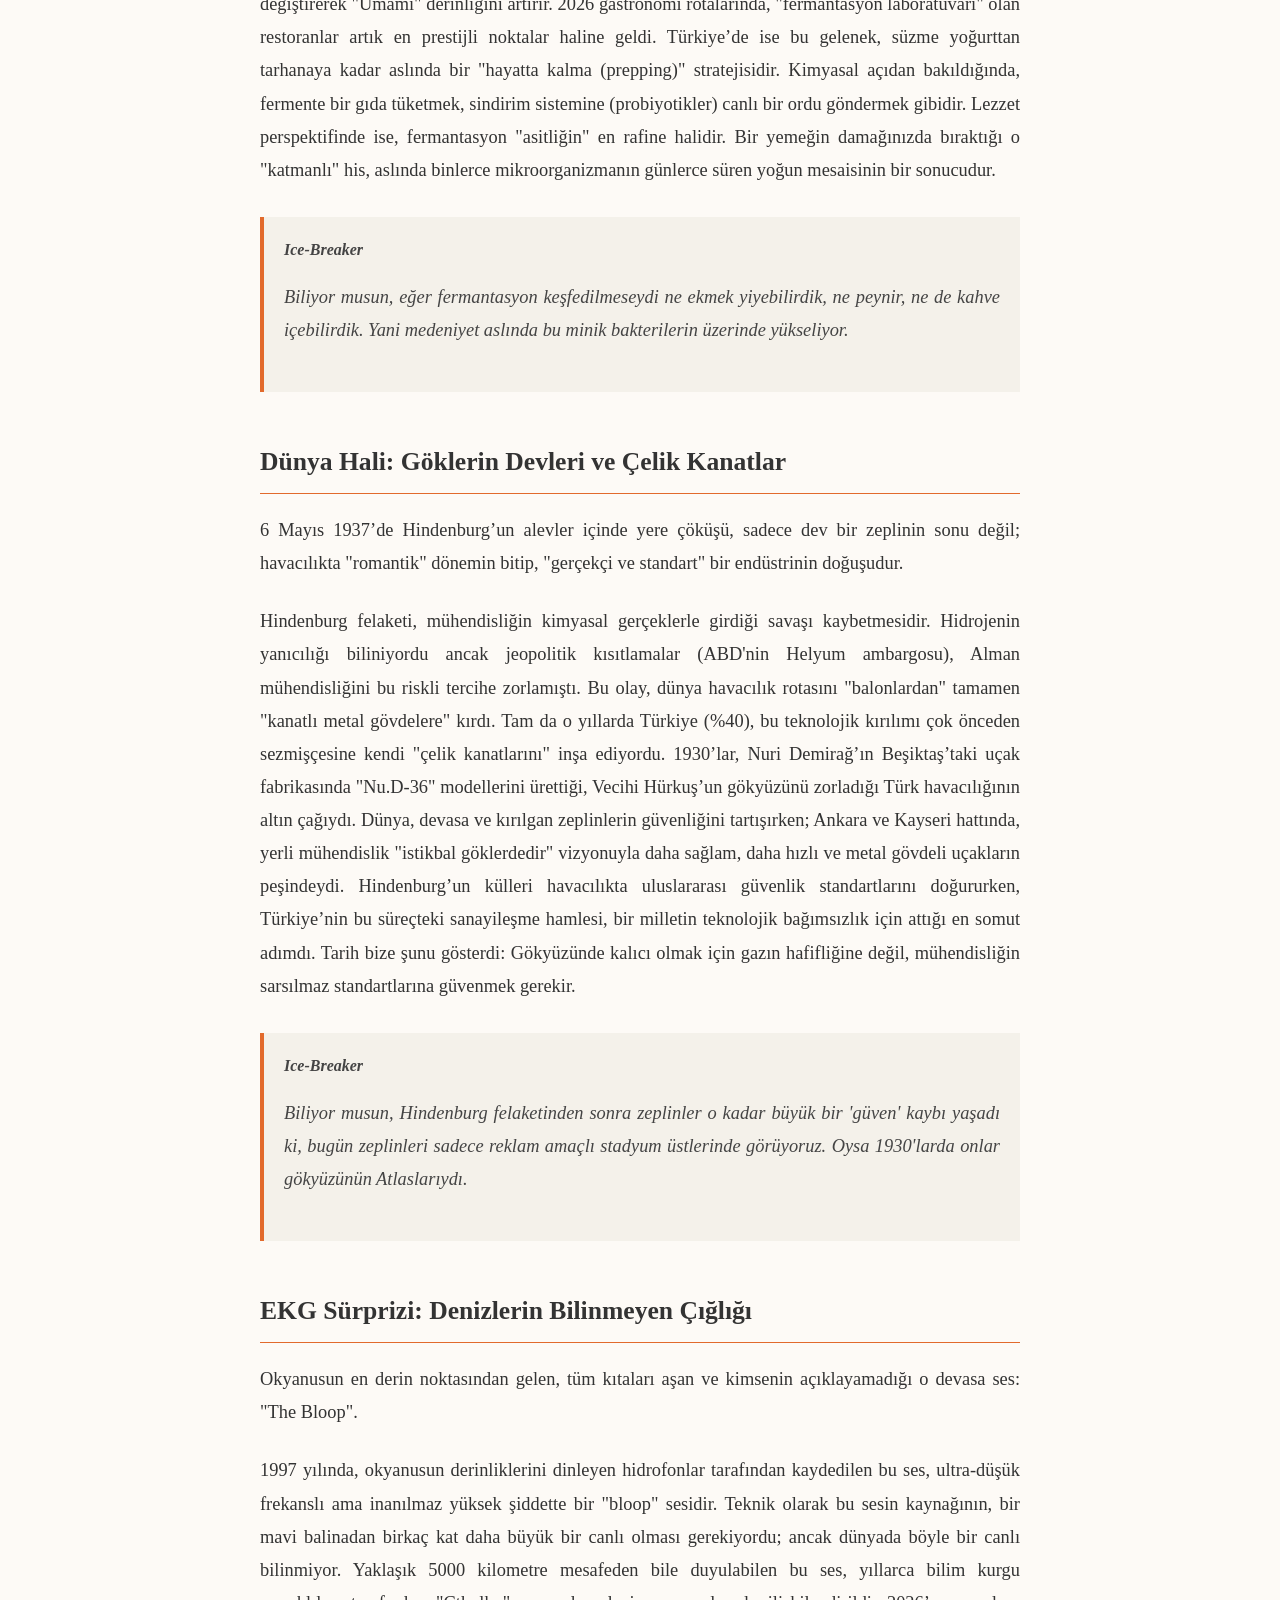
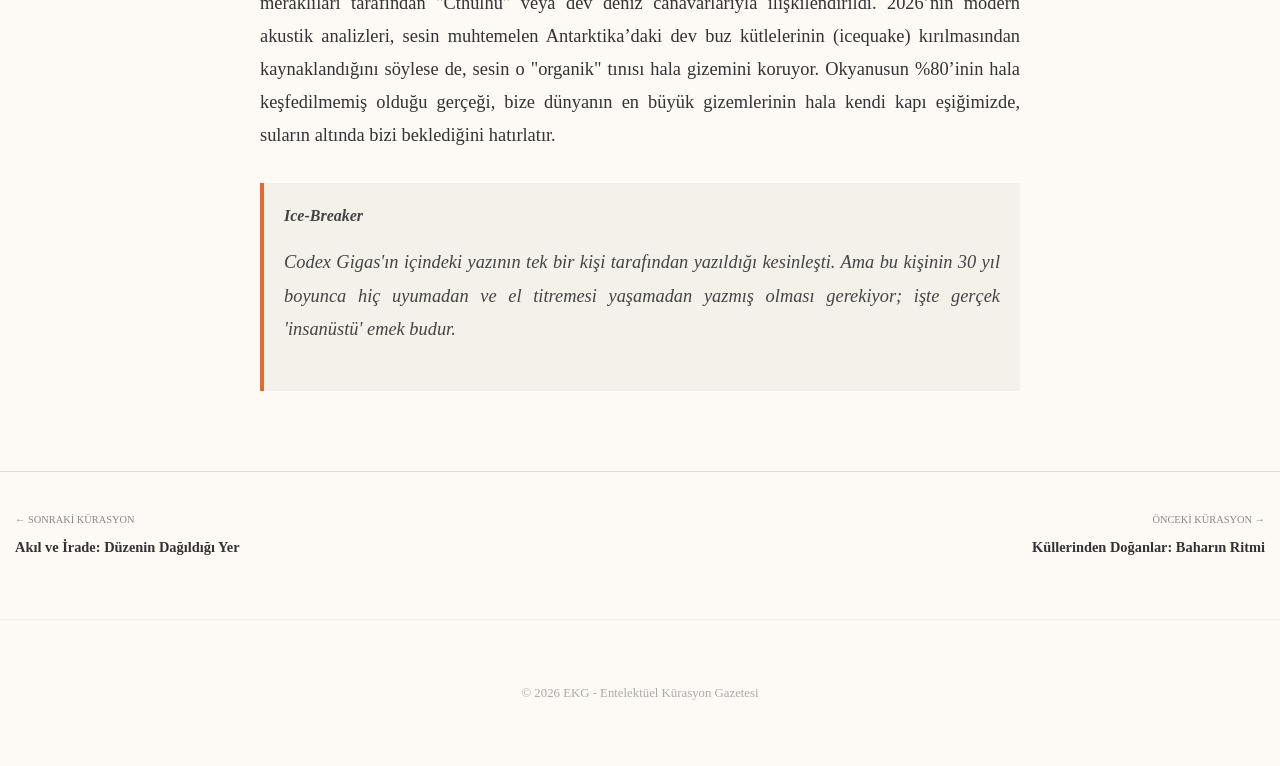
<file: yazilar/yazi-yedi.html>
<!DOCTYPE html>
<html lang="tr">
<head>
    <meta charset="UTF-8">
    <meta name="viewport" content="width=device-width, initial-scale=1.0">
    <title>Sınırların Ötesinde | EKG</title>
    <link rel="stylesheet" href="../style.css"> </head>
<body>

    <header>
        <h1 class="site-title"><a href="../index.html">EKG</a></h1>
        <h2 class="full-name">Entelektüel Kürasyon Gazetesi</h2>
        <p class="motto">Günün nabzını tutan entelektüel kürasyon.</p>
    </header>

    <nav class="main-nav">
        <div class="mobile-menu-btn" id="mobileMenuBtn">
            <span></span><span></span><span></span>
            <small>MENÜ</small>
        </div>
        <ul class="nav-list" id="navList">
            <li><a href="../index.html">ANA SAYFA</a></li>
            <li class="dropdown">
                <a href="javascript:void(0)" class="dropbtn">KOLEKSİYONLAR ▾</a>
                <ul class="dropdown-content">
                    <li><a href="#">Haftasonu Rehberleri</a></li>
                    <li><a href="#">Araştırma Dosyaları</a></li>
                    <li><a href="#">Yazı Dizileri</a></li>
                    <li><a href="#">İncelemeler</a></li>
                </ul>
            </li>
            <li><a href="#">ARŞİV</a></li>
            <li><a href="../hakkinda.html">HAKKINDA</a></li>
        </ul>
    </nav>

    <main class="article-container">
        <header class="article-header">
            <span class="category-tag">Dosya: Limit ve Hafıza</span>
            <h1>Sınırların Ötesinde: İrade, Mekanik ve Hafıza</h1>
            <div class="article-meta">
                <span class="date">6 Mayıs 2026</span> • <span class="read-time">11 Dakika Okuma</span>
            </div>
        </header>

        

        <div class="article-body">
            
            <section>
                <h3>Yeşil Saha: Alan Daraltmanın Estetiği</h3>
                <p>Modern futbol, bir "alan savaşıdır." Bugün, Arrigo Sacchi’den Pep Guardiola’ya uzanan o meşhur "zonal marking" (alan savunması) ve "compactness" (kompakt yapı) felsefesinin entelektüel anatomisine giriyoruz.</p>
                <p>Futbolda "alan", aslında oyuncuların fiziksel varlığıyla değil, zihinsel senkronizasyonuyla yönetilir. Teknik derinlikte, Sacchi’nin Milan’ında uyguladığı ve futbol tarihini değiştiren "pres" sistemi, aslında rakibin oyun kurma mesafesini (pitch length) daraltarak onu hata yapmaya zorlayan bir matematiksel baskıydı. Bugün 2026’da, veri analitiği bize "compactness" değerinin sadece savunmada değil, hücumda da ne kadar kritik olduğunu gösteriyor. Toplu ve topsuz oyun arasındaki mesafenin 30 metreyi geçmediği takımlar, "high-intensity" (yüksek yoğunluklu) oyunun efendileri haline geliyor. Türkiye’de ise bu sistem, genellikle "koşan takım" romantizmiyle karıştırılsa da, aslında mesele çok koşmak değil, "doğru alanı kapatacak şekilde" pozisyon almaktır. Bir oyuncunun "orientation" (yönelme) becerisi, rakibin pas açısını kapatırken kendi takım arkadaşıyla kurduğu o görünmez geometriyi temsil eder. Futbol, artık 105x68 metrelik bir dikdörtgenin içinde oynanan bir satranç değil; o dikdörtgeni rakip için nasıl 40 metrekareye indirebileceğinizin bir mühendislik çalışmasıdır.</p>
                
                <div class="ice-breaker-box">
                    <strong>Ice-Breaker</strong>
                    <p>Sacchi, antrenmanlarda takıma topsuz olarak maç yaptırırdı; sadece hayali bir topun nerede olduğuna göre alan kapatmalarını isterdi. İşte o hayali top, bugün modern futbolun temelini oluşturuyor.</p>
                </div>
            </section>

            <section>
                <h3>Olimpiyat Ruhu: Dört Dakikalık Duvarın Yıkılışı</h3>
                <p>6 Mayıs 1954. Oxford’da bir tıp öğrencisi olan Roger Bannister, o güne kadar insan biyolojisi için "imkansız" kabul edilen bir sınırı aştı: 1 mili 4 dakikanın altında koşmak.</p>
                <p>Bannister’ın başarısı sadece bir atletizm derecesi değil, psikolojik bir barajın (mental block) yerle bir edilmesidir. O dönemin tıp dünyası, insan kalbinin bu tempoda patlayacağını iddia ediyordu. Ancak Bannister, tıbbi bilgisini antrenman metodolojisiyle (interval training) birleştirerek, vücudun oksijen borçlanması (oxygen debt) ve laktik asit eşiğini nasıl yönetebileceğini kanıtladı. Teknik olarak bu, "anaerobik kapasitenin" sınırlarını zorlamak ve merkezi sinir sistemini (central governor) o korkunç acı hissine rağmen durmamaya ikna etmek demektir. İşin en çarpıcı kısmı şudur: Bannister bu rekoru kırdıktan sonraki bir yıl içinde, düzinelerce atlet aynı barajı aştı. Çünkü "duvar" artık fiziksel değil, zihinseldi. 2026 Olimpiyatları yolunda, Coros ve Garmin verileriyle saniyeleri kovalayan modern koşucular için Bannister, donanımın değil, iradenin asıl motor olduğunu hatırlatır. Bugün pazar yürüyüşlerinde veya interval antrenmanlarında hissettiğiniz o tıkanma anı, aslında Bannister’ın yıktığı o duvarın minik bir provasıdır.</p>
               
                <div class="ice-breaker-box">
                    <strong>Ice-Breaker</strong>
                    <p>Bannister rekoru kırdığında saatini durdurup bayılmıştı. O gün anons edilen ilk üç rakamı (3 dakika...) duyan kalabalık o kadar bağırmıştı ki, saniyenin kaç olduğu kimsenin umurunda bile değildi.
                    </p>
                </div>
            </section>
            
            <section>
                <h3>Pixel ve Donanım: Dolambaçlı Yolların Mimarisi</h3>
                <p>Bir oyunun sizi saatlerce aynı haritada dolaştırıp hala sıkmamasının sırrı nedir? Bugün, Metroidvania türünün temel taşı olan "Backtracking" (geriye dönüş) ve seviye tasarımı (level design) felsefesine bakıyoruz.</p>
                <p>"Symphony of the Night" ve "Super Metroid" ile doğan bu tür, aslında bir "keşif ve kısıtlama" paradoksu üzerine kuruludur. Teknik olarak seviye tasarımı, oyuncuya başlangıçta ulaşamayacağı yollar göstererek bir "arzı" (merak) tetikler. Oyuncu, yeni bir yetenek (double jump veya dash) veya donanım kazandığında, o eski kapının ardındaki gizemi çözmek için geri döner. Bu durum, yazılım mimarisinde "non-linear" (çizgisel olmayan) bir akış demektir. 2026’nın yüksek bütçeli (AAA) oyunlarında bile, bu eski usul tasarım felsefesinin "interconnected map" (birbiriyle bağlantılı harita) yapısıyla kullanıldığını görüyoruz. Donanım tarafında ise, SSD teknolojilerinin gelişmesiyle "yükleme ekranı" olmadan bu devasa haritalarda dolaşmak, "immersion" (içine çekme) etkisini maksimize ediyor. Metroidvania tasarımı, oyuncunun zihninde bir "mekansal hafıza" oluşturur. Bir oyunda nerede olduğunuzu değil, "nerede neyin eksik olduğunu" hatırlamanız, o oyunun başarısının matematiksel kanıtıdır.</p>
    
                <div class="ice-breaker-box">
                    <strong>Ice-Breaker</strong>
                    <p>İyi bir Metroidvania haritası aslında bir karınca yuvası gibidir; eğer başlangıç noktasına döndüğünde her şeyin değiştiğini hissediyorsan, o seviye bir mimar tarafından değil, bir psikolog tarafından tasarlanmış demektir.</p>
                </div>
            </section>
            <section>
                <h3>Kaputun Altı: Gücü Paylaştıran Mantık</h3>
                <p>Bir virajı dönerken içteki tekerleğin dıştakinden daha az dönmesi gerektiğini kim, nasıl ayarlar? Bugün, otomotiv dünyasının en zarif mekanik zekası olan "Diferansiyel" dişlisini inceliyoruz.</p>
                <p>Diferansiyel, 1827’de Onésiphore Pecqueur tarafından icat edildiğinden beri araçların devrilmeden viraj almasını sağlar. Teknik derinlikte bu sistem, "Planet ve Güneş Dişlileri" (planetary gears) prensibiyle çalışır. Araç düz giderken tüm dişliler aynı hızda döner; ancak bir viraja girildiğinde, yol direnci içteki tekerleği yavaşlatır. İşte diferansiyelin sihri buradadır: O yavaşlamadan kaynaklanan enerji kaybını, dıştaki tekerleğe "tork" olarak aktarır. Yani diferansiyel, bir "mekanik karar verici"dir. Sanayi tipi teknik bilgide "Open Differential" (açık), "LSD" (limited slip/sınırlı kaydırmalı) ve "Torque Vectoring" gibi türleri vardır. Özellikle performans odaklı 2026 model araçlarda kullanılan elektronik diferansiyeller, tekerleklere giden gücü milisaniyeler içinde milimetrik olarak bölebilir. Bu, aslında bir otomobilin "sosyal adaleti" sağlaması gibidir; ihtiyacı olana (dış tekerlek) daha fazla güç, direnci olana (iç tekerlek) daha az pay verir.</p>
    
                <div class="ice-breaker-box">
                    <strong>Ice-Breaker</strong>
                    <p>Eğer diferansiyel olmasaydı, viraj alırken tekerleklerinizden biri sürekli asfaltta sürüklenir ve her dönüşte bir lastik patlatma riskiyle karşı karşıya kalırdınız.</p>
                </div>
            </section>
            
            <section>
                <h3>Zamanın Ruhu: Gökyüzünün Kadrandaki İzdüşümü</h3>
                <p>Horoloji sadece saniyeleri değil, kozmik döngüleri de kovalar. "Moonphase" (Ay Fazı) komplikasyonu, gökyüzünün o mistik ritmini bileğe taşıyan en romantik mekanizmadır.</p>
                <p>Ay fazı göstergesi, bir saatin içindeki çarkların ayın 29.5 günlük döngüsünü taklit etmesiyle çalışır. Teknik olarak, 59 dişli bir çarkın her 24 saatte bir diş ilerletilmesiyle bu döngü tamamlanır (iki adet 29.5 günlük ay silüeti ile). Ancak standart ay fazları 2-3 yılda bir bir günlük sapma yaparken, lüks horolojinin (Patek, Longines Heritage veya Omega gibi) "perpetual" modellerinde bu sapma 122 yıla, hatta bazı "astronomik" modellerde 1000 yıla kadar çıkarılmıştır. Teknik derinlikte bu, dişli oranlarının (gear ratios) muazzam bir matematiksel hassasiyetle hesaplanması demektir. 2026’da akıllı saatler bu bilgiyi internetten çekse de, mekanik bir ay fazı saati takmak, yer çekiminden ve uydulardan bağımsız, tamamen metalin metale dokunuşuyla evrenin ritmini hissetmektir. Bu komplikasyon, horolojinin "yararcılıktan" çıkıp "sanata ve felsefeye" dönüştüğü o ince çizgidir.</p>                
    
                <div class="ice-breaker-box">
                    <strong>Ice-Breaker</strong>
                    <p>Ay fazı saati ilk başta denizciler için değil, aslında gel-git zamanlarını takip ederek gemilerin ne zaman limana yanaşabileceğini bilmek isteyen tüccarlar için tasarlanmıştı.</p>
                </div>
            </section>
            
            <section>
                <h3>Rota ve Lezzet: Zamanın Tadı: Fermantasyon</h3>
                <p>Mutfakta bir yemeği "lezzetli" değil, "karakterli" yapan şey zamanın kendisidir. Fermantasyon, mikroorganizmaların yiyecekle girdiği o muazzam ve yavaş danstır.</p>
                <p>Turşu, yoğurt, ekşi maya veya peynir... Hepsi aslında "kontrollü bir çürüme" sürecidir. Teknik olarak fermantasyon, laktik asit bakterilerinin şekerleri ve nişastaları parçalayarak asit ve karbondioksit üretmesi işlemidir. Bu süreç sadece raf ömrünü uzatmakla kalmaz, gıdanın moleküler yapısını değiştirerek "Umami" derinliğini artırır. 2026 gastronomi rotalarında, "fermantasyon laboratuvarı" olan restoranlar artık en prestijli noktalar haline geldi. Türkiye’de ise bu gelenek, süzme yoğurttan tarhanaya kadar aslında bir "hayatta kalma (prepping)" stratejisidir. Kimyasal açıdan bakıldığında, fermente bir gıda tüketmek, sindirim sistemine (probiyotikler) canlı bir ordu göndermek gibidir. Lezzet perspektifinde ise, fermantasyon "asitliğin" en rafine halidir. Bir yemeğin damağınızda bıraktığı o "katmanlı" his, aslında binlerce mikroorganizmanın günlerce süren yoğun mesaisinin bir sonucudur.</p>
    
                <div class="ice-breaker-box">
                    <strong>Ice-Breaker</strong>
                    <p>Biliyor musun, eğer fermantasyon keşfedilmeseydi ne ekmek yiyebilirdik, ne peynir, ne de kahve içebilirdik. Yani medeniyet aslında bu minik bakterilerin üzerinde yükseliyor.</p>
                </div>
            </section>
            
            <section>
                <h3>Dünya Hali: Göklerin Devleri ve Çelik Kanatlar</h3>
                <p>6 Mayıs 1937’de Hindenburg’un alevler içinde yere çöküşü, sadece dev bir zeplinin sonu değil; havacılıkta "romantik" dönemin bitip, "gerçekçi ve standart" bir endüstrinin doğuşudur.</p>
                <p>Hindenburg felaketi, mühendisliğin kimyasal gerçeklerle girdiği savaşı kaybetmesidir. Hidrojenin yanıcılığı biliniyordu ancak jeopolitik kısıtlamalar (ABD'nin Helyum ambargosu), Alman mühendisliğini bu riskli tercihe zorlamıştı. Bu olay, dünya havacılık rotasını "balonlardan" tamamen "kanatlı metal gövdelere" kırdı. Tam da o yıllarda Türkiye (%40), bu teknolojik kırılımı çok önceden sezmişçesine kendi "çelik kanatlarını" inşa ediyordu. 1930’lar, Nuri Demirağ’ın Beşiktaş’taki uçak fabrikasında "Nu.D-36" modellerini ürettiği, Vecihi Hürkuş’un gökyüzünü zorladığı Türk havacılığının altın çağıydı. Dünya, devasa ve kırılgan zeplinlerin güvenliğini tartışırken; Ankara ve Kayseri hattında, yerli mühendislik "istikbal göklerdedir" vizyonuyla daha sağlam, daha hızlı ve metal gövdeli uçakların peşindeydi. Hindenburg’un külleri havacılıkta uluslararası güvenlik standartlarını doğururken, Türkiye’nin bu süreçteki sanayileşme hamlesi, bir milletin teknolojik bağımsızlık için attığı en somut adımdı. Tarih bize şunu gösterdi: Gökyüzünde kalıcı olmak için gazın hafifliğine değil, mühendisliğin sarsılmaz standartlarına güvenmek gerekir.</p>
    
                <div class="ice-breaker-box">
                    <strong>Ice-Breaker</strong>
                    <p>Biliyor musun, Hindenburg felaketinden sonra zeplinler o kadar büyük bir 'güven' kaybı yaşadı ki, bugün zeplinleri sadece reklam amaçlı stadyum üstlerinde görüyoruz. Oysa 1930'larda onlar gökyüzünün Atlaslarıydı.</p>
                </div>
            </section>

            <section class="ekg-surprise">
                <h3>EKG Sürprizi: Denizlerin Bilinmeyen Çığlığı</h3>
                <p>Okyanusun en derin noktasından gelen, tüm kıtaları aşan ve kimsenin açıklayamadığı o devasa ses: "The Bloop".</p>
                <p>1997 yılında, okyanusun derinliklerini dinleyen hidrofonlar tarafından kaydedilen bu ses, ultra-düşük frekanslı ama inanılmaz yüksek şiddette bir "bloop" sesidir. Teknik olarak bu sesin kaynağının, bir mavi balinadan birkaç kat daha büyük bir canlı olması gerekiyordu; ancak dünyada böyle bir canlı bilinmiyor. Yaklaşık 5000 kilometre mesafeden bile duyulabilen bu ses, yıllarca bilim kurgu meraklıları tarafından "Cthulhu" veya dev deniz canavarlarıyla ilişkilendirildi. 2026’nın modern akustik analizleri, sesin muhtemelen Antarktika’daki dev buz kütlelerinin (icequake) kırılmasından kaynaklandığını söylese de, sesin o "organik" tınısı hala gizemini koruyor. Okyanusun %80’inin hala keşfedilmemiş olduğu gerçeği, bize dünyanın en büyük gizemlerinin hala kendi kapı eşiğimizde, suların altında bizi beklediğini hatırlatır.</p>

                <div class="ice-breaker-box">
                    <strong>Ice-Breaker</strong>
                    <p>Codex Gigas'ın içindeki yazının tek bir kişi tarafından yazıldığı kesinleşti. Ama bu kişinin 30 yıl boyunca hiç uyumadan ve el titremesi yaşamadan yazmış olması gerekiyor; işte gerçek 'insanüstü' emek budur.</p>
                </div>
            </section>

        </div>
    </main>
    
    <nav class="post-navigation">
        <a href="yazi-sekiz.html" class="nav-link nav-next">
            <span class="nav-label">← Sonraki Kürasyon</span>
            <span class="nav-title">Akıl ve İrade: Düzenin Dağıldığı Yer</span>
        </a>
        
        <a href="yazi-alti.html" class="nav-link nav-prev">
            <span class="nav-label">Önceki Kürasyon →</span>
            <span class="nav-title">Küllerinden Doğanlar: Baharın Ritmi</span>
        </a>
    </nav>

    <footer>
        <p>&copy; 2026 EKG - Entelektüel Kürasyon Gazetesi</p>
    </footer>

    <script src="../script.js"></script>
</body>
</html>
</file>
<file: style.css>
/* ============================================================
   1. GENEL AYARLAR & TİPOGRAFİ
   ============================================================ */
html, body {
    overflow-x: hidden;
    width: 100%;
    margin: 0;
    padding: 0;
    box-sizing: border-box;
    background-color: #fdfaf6;
    color: #333;
    font-family: 'Georgia', serif;
    line-height: 1.6;
}

*, *:before, *:after { box-sizing: inherit; }

/* ============================================================
   2. HEADER (BAŞLIK)
   ============================================================ */
header {
    text-align: center;
    padding: 10px 20px 10px;
    background-color: #fdfaf6;
}

/* --- SADECE LOGO İÇİN NABIZ (PULSE) --- */
.site-title {
    font-size: 4rem;
    margin: 0;
    font-weight: bold;
    position: relative;
    display: inline-block;
    letter-spacing: 8px;
    margin-right: -8px;
    /* Hayalet boşluğu sıfırlar */
    padding: 0;
}

.site-title::after {
    content: "";
    display: block;
    width: 100%;
    height: 2px;
    background: #e26a2c;
    margin: 2px auto 0;
    animation: real-heartbeat 5s infinite ease-in-out;
    transform-origin: center;
}




header h1 a { text-decoration: none; color: inherit; }

.full-name {
    font-size: 1.1rem;
    font-weight: normal;
    text-transform: uppercase;
    letter-spacing: 3px;
    margin: 2px 0;
    color: #555;
}

.motto {
    font-style: italic;
    color: #888;
    font-size: 1rem;
    margin-top: 5px;
}

/* ============================================================
   3. EKG NAVİGASYON SİSTEMİ (ÇALIŞAN YAPI)
   ============================================================ */
.main-nav {
    border-top: 1px solid #333;
    border-bottom: 1px solid #333;
    background-color: #fdfaf6;
    position: sticky;
    top: 0;
    z-index: 10000;
    width: 100%;
}

.nav-list {
    display: flex;
    justify-content: center;
    margin: 0;
    padding: 0;
    list-style: none !important;
}

.nav-list li {
    position: relative;
    list-style: none !important;
}

.nav-list li a {
    display: block;
    padding: 15px 25px;
    color: #333 !important;
    text-decoration: none !important;
    font-size: 1rem;
    transition: 0.3s;
}

.nav-list li a:hover, .nav-list li a.active { color: #e26a2c !important; }

/* --- MASAÜSTÜ & TABLET (769px Üstü) --- */
@media (min-width: 769px) {
    .mobile-menu-btn { display: none !important; }
    
    .dropdown-content {
        display: none;
        position: absolute;
        top: 100%;
        left: 0;
        background-color: #333;
        min-width: 220px;
        box-shadow: 0 8px 16px rgba(0,0,0,0.2);
        flex-direction: column;
        padding: 0;
    }
    .dropdown.is-open .dropdown-content { display: flex !important; }
}

/* --- MOBİL (768px ve Altı) --- */
@media (max-width: 768px) {
    .mobile-menu-btn {
        display: flex !important;
        flex-direction: column;
        align-items: center;
        padding: 12px;
        cursor: pointer;
    }
    .mobile-menu-btn span { width: 25px; height: 2px; background: #333; margin: 2px 0; }
    .mobile-menu-btn small { font-size: 0.6rem; text-transform: uppercase; }

    .nav-list {
        display: none !important; 
        flex-direction: column !important;
        width: 100%;
        text-align: center;
    }

    .nav-list.is-active { display: flex !important; }

    .nav-list li { width: 100%; border-top: 1px solid #eee; }
    .nav-list li a { padding: 15px !important; }

    .dropdown-content {
        display: none !important;
        background-color: #333;
        width: 100%;
        padding: 0;
        position: static !important;
    }
    .dropdown.is-open .dropdown-content { display: block !important; }
}

.dropdown-content li a { color: #fdfaf6 !important; padding: 12px !important; font-size: 0.9rem; border-bottom: 1px solid #444; }

/* ============================================================
   4. ANA İÇERİK ALANI (MANŞET & GRID)
   ============================================================ */
main {
    max-width: 1100px;
    margin: 20px auto;
    padding: 0 20px;
}

.headline-zone {
    display: grid;
    grid-template-columns: 2fr 1fr;
    gap: 30px;
    margin-bottom: 30px;
}

.main-featured {
    background: #f4f1ea;
    padding: 25px;
    border: 1px solid #333;
    display: flex;
    flex-direction: column;
    justify-content: center;
}

.main-featured h2 { font-size: 1.8rem; margin: 10px 0; }

/* Günün Nabzı Kutusu */
.pulse-box {
    background: #333;
    color: #fdfaf6;
    padding: 25px;
    display: flex;
    flex-direction: column;
    justify-content: space-between;
    border: 1px solid #333;
}

.pulse-box h3 {
    font-size: 0.8rem;
    text-transform: uppercase;
    letter-spacing: 3px;
    margin: 0;
    border-bottom: 1px solid #555;
    padding-bottom: 10px;
}

.pulse-content .concept {
    display: block;
    font-size: 1.5rem;
    font-weight: bold;
    margin: 20px 0 15px;
    color: #e26a2c;
}

.pulse-footer { font-size: 0.7rem; opacity: 0.6; text-align: right; }

/* ============================================================
   5. KARO (GRID) DÜZENİ & YAZI KARTLARI
   ============================================================ */
.post-list h3 {
    font-size: 1.5rem;
    border-bottom: 2px solid #333;
    padding-bottom: 10px;
    margin-bottom: 30px;
    text-transform: uppercase;
}

.post-list-grid {
    display: grid;
    grid-template-columns: repeat(auto-fit, minmax(300px, 1fr));
    gap: 30px;
}

.post-card {
    background: #f9f7f2;
    border: 1px solid #efebe4;
    padding: 25px;
    display: flex;
    flex-direction: column;
    transition: all 0.3s ease;
    text-decoration: none;
    color: inherit;
}

/* Üzerine gelince (Hover) parlaması için */
.post-card:hover {
    background-color: #fdfaf6; /* Sayfa zemin rengine döner */
    transform: translateY(-8px);
    box-shadow: 0 12px 24px rgba(0,0,0,0.05);
    border-color: #e26a2c;
}

.post-image-placeholder {
    width: 100%;
    height: 180px;
    overflow: hidden;
    background-color: #f0f0f0;
    margin-bottom: 15px;
}

.grid-img {
    width: 100%;
    height: 180px;
    object-fit: cover;
    transition: transform 0.3s ease;
}

.post-card:hover .grid-img { transform: scale(1.05); }

.post-card .date { font-size: 0.75rem; color: #999; text-transform: uppercase; }

.post-card h4 { margin: 15px 0; font-size: 1.4rem; line-height: 1.3; }

.read-more {
    margin-top: 20px;
    display: inline-block;
    color: #e26a2c;
    font-weight: bold;
    text-decoration: none;
    font-size: 0.9rem;
}

/* ============================================================
   6. FOOTER & MOBİL LAYOUT AYARLARI
   ============================================================ */
footer {
    text-align: center;
    padding: 50px 20px;
    border-top: 1px solid #eee;
    margin-top: 60px;
    font-size: 0.8rem;
    color: #aaa;
}

@media (max-width: 768px) {
    .headline-zone { grid-template-columns: 1fr; }
    header h1 { font-size: 2.8rem; }
    .post-list-grid { grid-template-columns: 1fr; }
}

/* ============================================================
   EKG LİNK VE ETKİLEŞİM ESTETİĞİ (UNIFIED DESIGN)
   ============================================================ */

/* 1. EVRENSEL LİNK TEMİZLİĞİ */
a, a:visited, a:hover, a:active {
    text-decoration: none !important; /* Alt çizgiyi her yerde yasakla */
    color: inherit; /* Varsayılan mavi/mor rengi öldür */
    outline: none;
}

/* 2. MANŞET (FEATURED) ALANI DÜZENLEMESİ */
.main-featured {
    cursor: pointer; /* Alanın tamamının etkileşimli olduğunu hissettirir */
    transition: background-color 0.3s ease, border-color 0.3s ease;
}

.main-featured h2 {
    color: #333;
    transition: color 0.3s ease;
    margin-bottom: 15px;
}

/* Manşet üzerine gelince başlık turuncuya dönsün */
.main-featured:hover h2 {
    color: #e26a2c;
}

/* 3. POST CARD (GÜNCEL KÜRASYONLAR) BAŞLIKLARI */
.post-title-link h4 {
    color: #333;
    margin: 15px 0;
    transition: color 0.3s ease;
}

/* Kart üzerine gelince başlık turuncuya dönsün */
.post-card:hover h4 {
    color: #e26a2c;
}

/* 4. "DEVAMINI OKU" BUTONLARI (ORTAK DİL) */
.read-more, .read-more-btn {
    color: #e26a2c !important; /* İmza turuncumuz */
    font-weight: bold;
    font-size: 0.9rem;
    display: inline-block;
    margin-top: 15px;
    position: relative;
    transition: all 0.3s ease;
}

/* Hover durumunda minik bir süzülme ve ok işareti vurgusu */
.read-more:hover, .read-more-btn:hover {
    opacity: 0.8;
    transform: translateX(8px); /* Sağa doğru zarif bir kayma */
}

/* 5. METİN ÖZETLERİ (P Etiketleri) */
.main-featured p, .post-card p {
    color: #555; /* Okunabilirliği yüksek, yumuşak bir siyah */
    font-size: 0.95rem;
    line-height: 1.6;
}

/* --- HAKKINDA SAYFASI ÖZEL --- */
.about-section {
    max-width: 800px;
    margin: 40px auto;
    background: #f4f1ea;
    padding: 40px;
    border: 1px solid #333;
    text-align: center;
}

.about-text h2 {
    font-size: 2rem;
    margin-bottom: 30px;
    letter-spacing: 2px;
}

.about-text p {
    font-size: 1.1rem;
    color: #444;
    margin-bottom: 25px;
    text-align: justify;
}

.separator {
    font-size: 1.5rem;
    margin: 40px 0;
    color: #e26a2c;
}

.contact-info h3 {
    font-size: 1.2rem;
    text-transform: uppercase;
    margin-bottom: 10px;
}

.email-link {
    color: #e26a2c !important;
    font-weight: bold;
    text-decoration: underline !important;
}

/* GERÇEKÇİ STOACI NABIZ ANİMASYONU */
@keyframes real-heartbeat {
    0% { transform: scaleX(0.1); opacity: 0.2; }    /* Başlangıç: Sessizlik */
    5% { transform: scaleX(1.05); opacity: 1; }    /* LUB: Ana Atış */
    8% { transform: scaleX(0.8); opacity: 0.6; }     /* Ara Geçiş */
    12% { transform: scaleX(1.1); opacity: 1; }     /* DUB: Artçı Atış */
    18% { transform: scaleX(0.1); opacity: 0.2; }    /* Sönümlenme */
    100% { transform: scaleX(0.1); opacity: 0.2; }  /* Uzun Bekleyiş: Dinginlik */
}

/* --- YAZI SAYFASI ESTETİĞİ --- */
.article-container {
    max-width: 800px;
    /* Okuma kolaylığı için ideal genişlik */
    margin: 40px auto;
}

.article-header {
    text-align: center;
    margin-bottom: 40px;
}

.category-tag {
    color: #e26a2c;
    text-transform: uppercase;
    font-weight: bold;
    font-size: 0.8rem;
    letter-spacing: 2px;
}

.article-header h1 {
    font-size: 2.5rem;
    line-height: 1.2;
    margin: 20px 0;
}

.article-meta {
    font-size: 0.9rem;
    color: #888;
    font-style: italic;
}

.featured-image-container {
    margin-bottom: 40px;
    border: 1px solid #333;
    padding: 10px;
    background: #fff;
}

.article-hero-img {
    width: 100%;
    height: auto;
    display: block;
}

.article-body section {
    margin-bottom: 50px;
}

.article-body h3 {
    font-size: 1.6rem;
    border-bottom: 1px solid #e26a2c;
    padding-bottom: 10px;
    margin-bottom: 20px;
}

.article-body p {
    font-size: 1.15rem;
    line-height: 1.8;
    margin-bottom: 25px;
    text-align: justify;
}

/* Ice Breaker Kutuları */
.ice-breaker-box {
    background-color: #f4f1ea;
    border-left: 4px solid #e26a2c;
    padding: 20px;
    margin: 30px 0;
    font-style: italic;
    color: #444;
    font-size: 1rem;
}

/* Yazı sayfasındaki başlıkta animasyonu durdurur */
.article-header h1 {
    animation: none !important;
    position: relative;
    display: block;
}

.article-header h1::after {
    content: none !important;
    /* Hareketli çizgiyi tamamen yok eder */
}

/* ============================================================
   EKG ANALOG SAYFA KIVRILMA - CERRAHİ DÜZENLEME (SAĞ ALT)
   ============================================================ */

.post-card, .main-featured {
    position: relative;
    overflow: hidden;
    /* Kartın ana zemini: Antik Kağıt tonu */
    background-color: #f9f7f2; 
    transition: all 0.4s cubic-bezier(0.25, 0.46, 0.45, 0.94);
}

.post-card::before, .main-featured::before {
    content: "";
    position: absolute;
    bottom: 0;
    right: 0;
    width: 0;
    height: 0;
    
    /* GRADIENT SİHRİ: 
       45 derecelik açıda %50'ye kadar şeffaf (alt zemin görünür), 
       tam %50'de kağıdın arka yüzü başlar. 
       Böylece çizgi kartın ortasına uzanmaz, sadece üçgende kalır.
    */
    background: linear-gradient(135deg, 
        transparent 50%, 
        #e0ddd5 50%,  /* Kıvrımın iç/arka yüzü (biraz daha gri/koyu) */
        #f4f1ea 100%   /* Kıvrımın en ucu */
    );
    
    transition: all 0.4s ease;
    z-index: 5;
    
    /* Kıvrımın altına düşen o asude gölge */
    box-shadow: -3px -3px 8px rgba(0, 0, 0, 0.1);
}

/* HOVER: KÖŞE KIVRILIR */
.post-card:hover::before, .main-featured:hover::before {
    width: 50px;
    height: 50px;
}

/* ACTIVE: TIKLAYINCA KAĞIT BİRAZ DAHA LİFT EDİLİR */
.post-card:active::before, .main-featured:active::before {
    width: 65px;
    height: 65px;
    box-shadow: -5px -5px 12px rgba(0, 0, 0, 0.15);
}

/* --- MAKALE İÇİ METİN LİNKLERİ (ATIFLAR) --- */

.article-body a {
    color: #e26a2c !important; /* İmza turuncumuz */
    font-weight: 600; /* Biraz daha kalın durması için */
    text-decoration: none;
    border-bottom: 1px solid rgba(226, 106, 44, 0.3); /* Çok ince, zarif bir alt çizgi */
    transition: all 0.3s ease;
}

.article-body a:hover {
    color: #333 !important; /* Üzerine gelince koyulaşsın */
    border-bottom: 1px solid #e26a2c; /* Alt çizgi belirginleşsin */
    background-color: rgba(226, 106, 44, 0.05); /* Çok hafif bir arka plan vurgusu */
}

/* --- YAZI NAVİGASYON OKLARI --- */
.post-navigation {
    display: flex;
    justify-content: space-between;
    margin-top: 80px;
    padding-top: 40px;
    border-top: 1px solid #ddd;
    font-family: 'Playfair Display', serif;
}

.nav-link {
    text-decoration: none;
    color: #333;
    transition: all 0.3s ease;
    max-width: 45%;
}

.nav-link:hover {
    color: #e26a2c;
}

.nav-label {
    display: block;
    font-size: 0.65rem;
    color: #888;
    text-transform: uppercase;
    margin-bottom: 5px;
}

.nav-title {
    font-weight: bold;
    font-size: 0.9rem;
}

/* Sağ ve Sol hizalamaları */
.nav-next { text-align: left; padding-left: 15px;}
.nav-prev { text-align: right; padding-right: 15px;}
</file>
